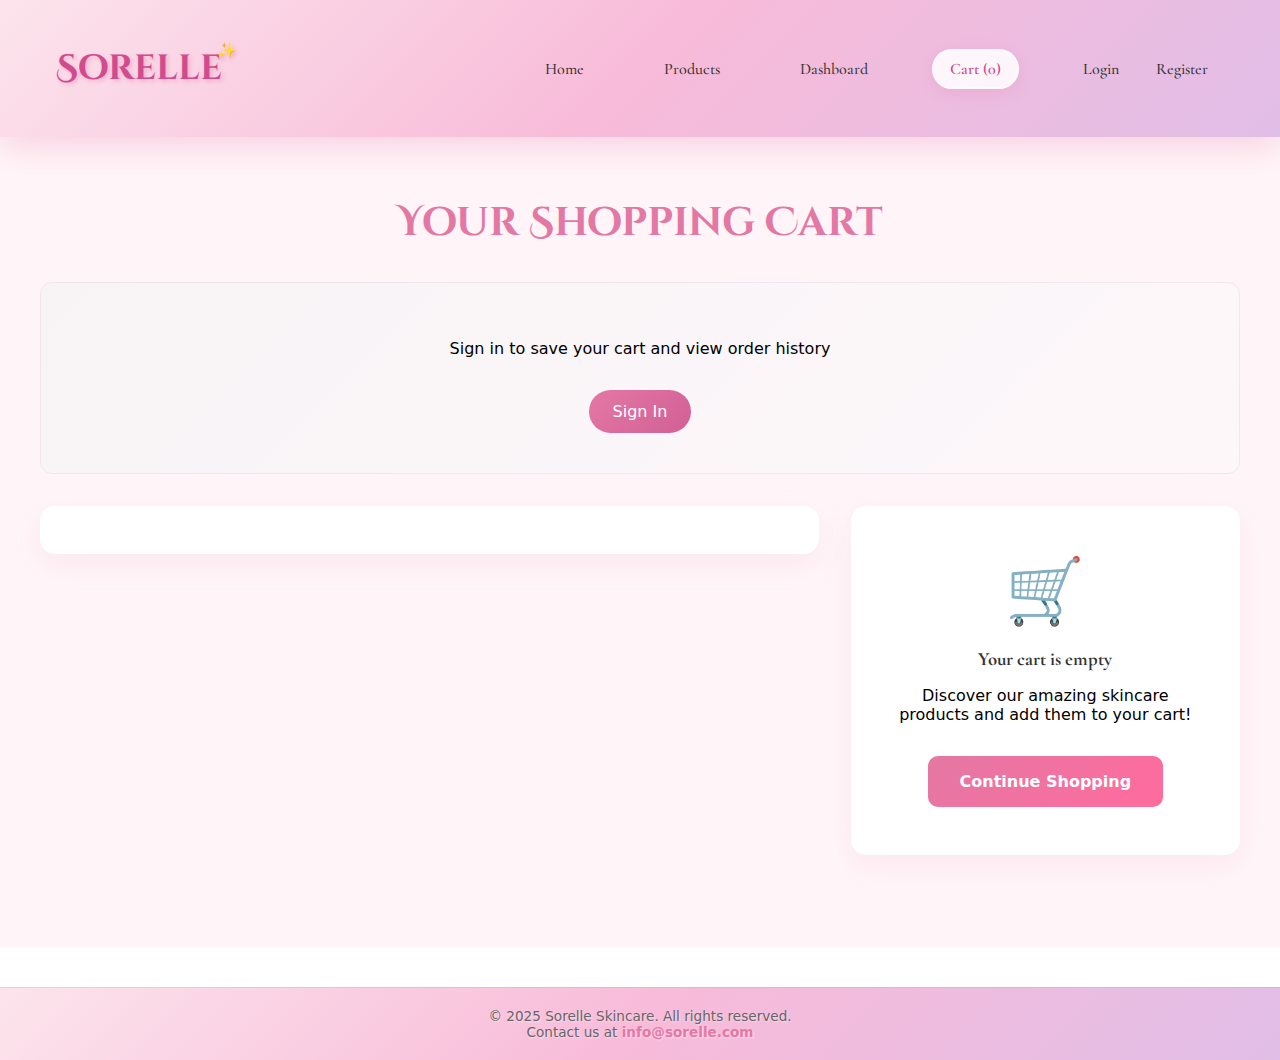
<file: cart.html>
<!DOCTYPE html>
<html lang="en">
  <head>
    <meta charset="UTF-8" />
    <meta name="viewport" content="width=device-width, initial-scale=1.0" />
    <link
      href="https://fonts.googleapis.com/css2?family=Pacifico&display=swap"
      rel="stylesheet"
    />
    <link rel="stylesheet" href="css/style.css" />
    <link rel="stylesheet" href="css/ecommerce-styles.css" />
    <title>Shopping Cart - Sorelle</title>
  </head>

  <body>
    <header class="main-header">
      <div class="container header-container">
        <h2 class="logo">Sorelle</h2>
        <nav class="main-nav">
          <ul class="nav-list">
            <li><a href="index.html">Home</a></li>
            <li><a href="products.html">Products</a></li>
            <li><a href="dashboard.html">Dashboard</a></li>
            <li><a href="cart.html" class="active-link">Cart (<span id="cartCount">0</span>)</a></li>
            <!-- Authentication Menu - Dynamic -->
            <li id="authMenu">
              <!-- Will be populated by JavaScript -->
            </li>
          </ul>
        </nav>    
      </div>
    </header>
    
    <section class="cart-section">
      <div class="cart-container">
        <h1 class="cart-heading">Your Shopping Cart</h1>
        
        <!-- User-specific content -->
        <div class="cart-header" id="cartHeader">
          <!-- Will be populated by JavaScript -->
        </div>
        
        <!-- Order History for logged-in users -->
        <div class="order-history-section" id="orderHistorySection" style="display: none;">
          <h3>Recent Orders</h3>
          <div class="recent-orders" id="recentOrders">
            <!-- Will be populated by JavaScript -->
          </div>
        </div>
        
        <div class="cart-content">
          <!-- Cart Items -->
          <div class="cart-items" id="cartItems">
            <!-- Items will be populated by JavaScript -->
          </div>
          
          <!-- Empty Cart Message -->
          <div class="empty-cart" id="emptyCart" style="display: none;">
            <div class="empty-cart-icon">🛒</div>
            <h3>Your cart is empty</h3>
            <p>Discover our amazing skincare products and add them to your cart!</p>
            <a href="products.html" class="continue-shopping-btn">Continue Shopping</a>
          </div>
          
          <!-- Cart Summary -->
          <div class="cart-summary" id="cartSummary" style="display: none;">
            <div class="summary-card">
              <h3>Order Summary</h3>
              <div class="summary-row">
                <span>Subtotal:</span>
                <span id="subtotal">₹0</span>
              </div>
              <div class="summary-row">
                <span>Shipping:</span>
                <span id="shipping">₹99</span>
              </div>
              <div class="summary-row">
                <span>Tax (18% GST):</span>
                <span id="tax">₹0</span>
              </div>
              <div class="summary-row total">
                <span>Total:</span>
                <span id="total">₹0</span>
              </div>
              <button class="checkout-btn" onclick="proceedToCheckout()">Proceed to Checkout</button>
              <button class="continue-shopping-link" onclick="window.location.href='products.html'">Continue Shopping</button>
            </div>
          </div>
        </div>
      </div>
    </section>

    <footer class="footer">
      <p class="footer-text">&copy; 2025 Sorelle Skincare. All rights reserved.</p>
      <p class="footer-text">Contact us at <a href="mailto:info@sorelle.com">info@sorelle.com</a></p>
    </footer>

    <script>
      let cart = JSON.parse(localStorage.getItem('cart')) || [];

      document.addEventListener('DOMContentLoaded', function() {
        displayCartItems();
        updateCartCount();
        updateAuthMenu();
        displayCartHeader();
        displayRecentOrders();
      });

      // Authentication Menu Management
      function updateAuthMenu() {
        const authMenu = document.getElementById('authMenu');
        const currentUser = JSON.parse(localStorage.getItem('sorelleCurrentUser') || 'null');
        
        if (currentUser) {
          authMenu.innerHTML = `
            <div class="user-menu">
              <span class="user-greeting">Hi, ${currentUser.firstName}!</span>
              <div class="dropdown">
                <button class="dropdown-btn">Account ▼</button>
                <div class="dropdown-content">
                  <a href="dashboard.html">Dashboard</a>
                  <a href="orders.html">My Orders</a>
                  <a href="profile.html">Profile</a>
                  <a href="#" onclick="logout()">Logout</a>
                </div>
              </div>
            </div>
          `;
        } else {
          authMenu.innerHTML = `
            <a href="login.html">Login</a>
            <a href="register.html">Register</a>
          `;
        }
      }

      function displayCartHeader() {
        const cartHeader = document.getElementById('cartHeader');
        const currentUser = JSON.parse(localStorage.getItem('sorelleCurrentUser') || 'null');
        
        if (currentUser) {
          cartHeader.innerHTML = `
            <div class="user-cart-info">
              <div class="user-avatar">${currentUser.firstName.charAt(0)}</div>
              <div class="user-details">
                <h3>Welcome back, ${currentUser.firstName}!</h3>
                <p>Continue your skincare journey</p>
              </div>
            </div>
          `;
        } else {
          cartHeader.innerHTML = `
            <div class="guest-cart-info">
              <p>Sign in to save your cart and view order history</p>
              <a href="login.html" class="signin-btn">Sign In</a>
            </div>
          `;
        }
      }

      function displayRecentOrders() {
        const currentUser = JSON.parse(localStorage.getItem('sorelleCurrentUser') || 'null');
        const orderHistorySection = document.getElementById('orderHistorySection');
        const recentOrdersContainer = document.getElementById('recentOrders');
        
        if (!currentUser) {
          orderHistorySection.style.display = 'none';
          return;
        }
        
        const allOrders = JSON.parse(localStorage.getItem('sorelleOrders') || '[]');
        const userOrders = allOrders
          .filter(order => order.userId === currentUser.email)
          .sort((a, b) => new Date(b.orderDate) - new Date(a.orderDate))
          .slice(0, 3); // Show last 3 orders
        
        if (userOrders.length > 0) {
          orderHistorySection.style.display = 'block';
          recentOrdersContainer.innerHTML = userOrders.map(order => `
            <div class="recent-order">
              <div class="order-info">
                <span class="order-id">Order #${order.orderId}</span>
                <span class="order-date">${new Date(order.orderDate).toLocaleDateString()}</span>
              </div>
              <div class="order-total">₹${order.total.toLocaleString()}</div>
              <div class="order-status ${order.status.toLowerCase()}">${order.status}</div>
            </div>
          `).join('');
        } else {
          orderHistorySection.style.display = 'none';
        }
      }

      function logout() {
        if (confirm('Are you sure you want to logout?')) {
          localStorage.removeItem('sorelleCurrentUser');
          localStorage.setItem('guestCart', localStorage.getItem('cart') || '[]');
          updateAuthMenu();
          displayCartHeader();
          displayRecentOrders();
        }
      }

      function displayCartItems() {
        const cartItemsContainer = document.getElementById('cartItems');
        const emptyCart = document.getElementById('emptyCart');
        const cartSummary = document.getElementById('cartSummary');

        if (cart.length === 0) {
          emptyCart.style.display = 'block';
          cartSummary.style.display = 'none';
          cartItemsContainer.innerHTML = '';
          return;
        }

        emptyCart.style.display = 'none';
        cartSummary.style.display = 'block';

        cartItemsContainer.innerHTML = cart.map((item, index) => `
          <div class="cart-item">
            <div class="item-image">
              <img src="${item.image}" alt="${item.name}">
            </div>
            <div class="item-details">
              <h4>${item.name}</h4>
              <p>${item.description}</p>
              <div class="item-meta">
                <span class="skin-type-tag">${item.skinType}</span>
              </div>
            </div>
            <div class="item-quantity">
              <button class="qty-btn" onclick="updateQuantity(${index}, -1)">-</button>
              <span class="quantity">${item.quantity}</span>
              <button class="qty-btn" onclick="updateQuantity(${index}, 1)">+</button>
            </div>
            <div class="item-price">
              <span class="price">₹${(item.price * item.quantity).toLocaleString()}</span>
              <span class="unit-price">₹${item.price.toLocaleString()} each</span>
            </div>
            <div class="item-actions">
              <button class="remove-btn" onclick="removeFromCart(${index})">🗑️</button>
            </div>
          </div>
        `).join('');

        updateCartSummary();
      }

      function updateQuantity(index, change) {
        if (cart[index].quantity + change <= 0) {
          removeFromCart(index);
          return;
        }
        
        cart[index].quantity += change;
        localStorage.setItem('cart', JSON.stringify(cart));
        displayCartItems();
        updateCartCount();
      }

      function removeFromCart(index) {
        cart.splice(index, 1);
        localStorage.setItem('cart', JSON.stringify(cart));
        displayCartItems();
        updateCartCount();
      }

      function updateCartSummary() {
        const subtotal = cart.reduce((sum, item) => sum + (item.price * item.quantity), 0);
        const shipping = subtotal > 1500 ? 0 : 99; // Free shipping over ₹1500
        const tax = Math.round(subtotal * 0.18); // 18% GST
        const total = subtotal + shipping + tax;

        document.getElementById('subtotal').textContent = `₹${subtotal.toLocaleString()}`;
        document.getElementById('shipping').textContent = shipping === 0 ? 'FREE' : `₹${shipping}`;
        document.getElementById('tax').textContent = `₹${tax.toLocaleString()}`;
        document.getElementById('total').textContent = `₹${total.toLocaleString()}`;
      }

      function updateCartCount() {
        const count = cart.reduce((sum, item) => sum + item.quantity, 0);
        document.getElementById('cartCount').textContent = count;
        
        // Update cart count in other pages if they exist
        const cartCountElements = document.querySelectorAll('.cart-count');
        cartCountElements.forEach(element => {
          element.textContent = count;
        });
      }

      function proceedToCheckout() {
        console.log('Proceeding to checkout, cart contents:', cart);
        
        if (cart.length === 0) {
          alert('Your cart is empty!');
          return;
        }
        
        // Save cart data to localStorage for checkout page
        localStorage.setItem('checkoutCart', JSON.stringify(cart));
        
        // Calculate totals for checkout
        const subtotal = cart.reduce((sum, item) => sum + (item.price * item.quantity), 0);
        const shipping = subtotal > 1500 ? 0 : 99;
        const tax = Math.round(subtotal * 0.18);
        const total = subtotal + shipping + tax;
        
        const checkoutData = {
          items: cart,
          subtotal: subtotal,
          shipping: shipping,
          tax: tax,
          total: total
        };
        
        console.log('Checkout data:', checkoutData);
        localStorage.setItem('checkoutData', JSON.stringify(checkoutData));
        
        try {
          console.log('Navigating to checkout.html...');
          window.location.href = 'checkout.html';
        } catch (error) {
          console.error('Error navigating to checkout:', error);
          alert('Error proceeding to checkout. Please try again.');
        }
      }

      // Clear cart function
      function clearCart() {
        if (confirm('Are you sure you want to clear your cart?')) {
          cart = [];
          localStorage.setItem('cart', JSON.stringify(cart));
          displayCartItems();
          updateCartCount();
        }
      }
    </script>
  </body>
</html>
</file>
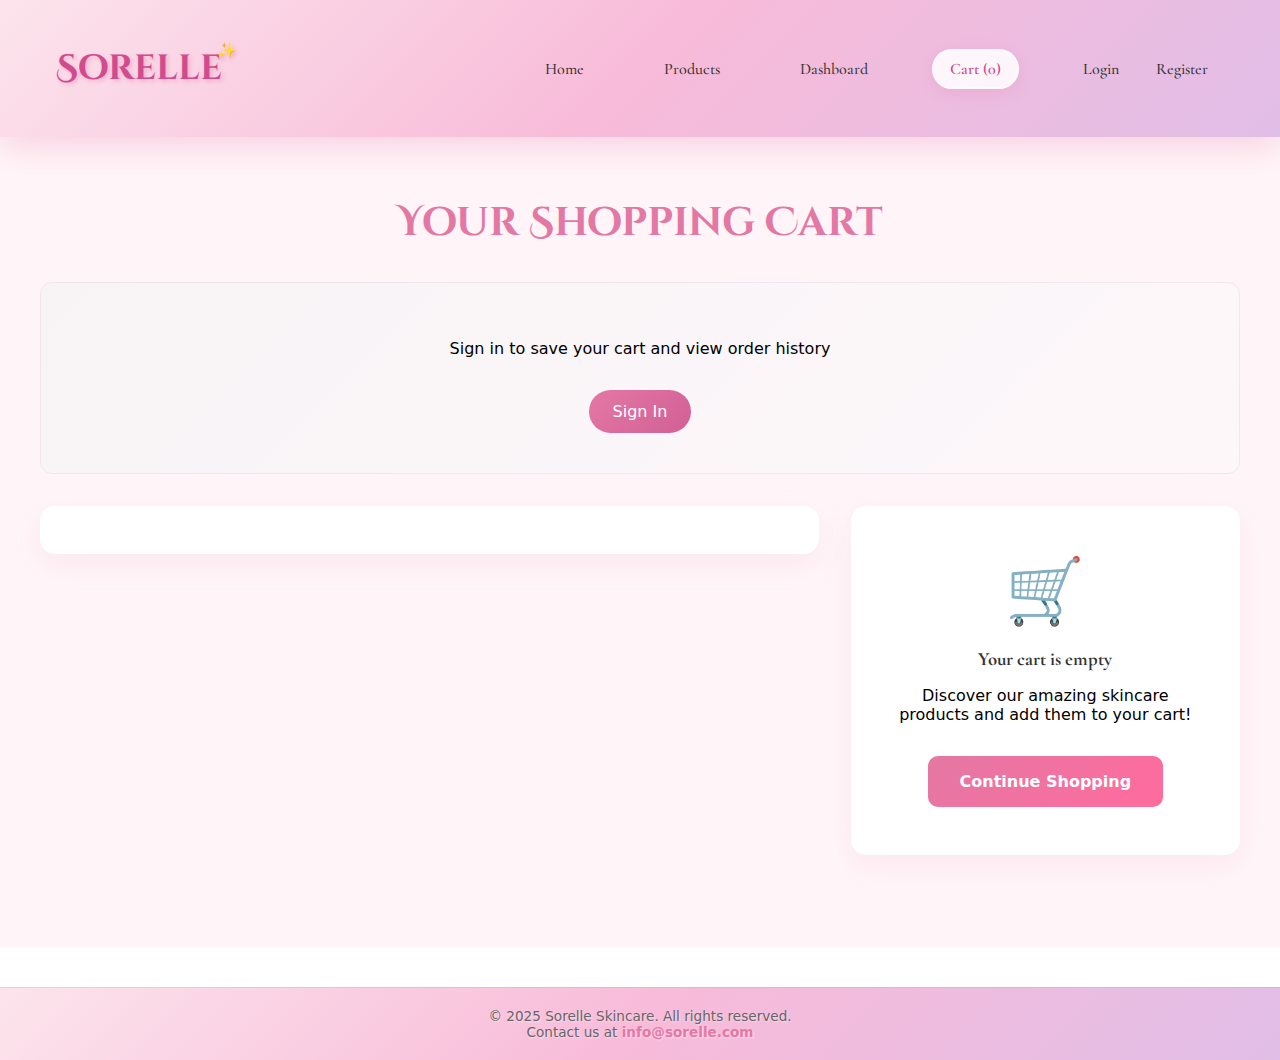
<file: checkout.html>
<!DOCTYPE html>
<html lang="en">
  <head>
    <meta charset="UTF-8" />
    <meta name="viewport" content="width=device-width, initial-scale=1.0" />
    <link
      href="https://fonts.googleapis.com/css2?family=Pacifico&display=swap"
      rel="stylesheet"
    />
    <link rel="stylesheet" href="css/style.css" />
    <link rel="stylesheet" href="css/ecommerce-styles.css" />
    <title>Checkout - Sorelle</title>
  </head>

  <body>
    <header class="main-header">
      <div class="container header-container">
        <h2 class="logo">Sorelle</h2>
        <nav class="main-nav">
          <ul class="nav-list">
            <li><a href="index.html">Home</a></li>
            <li><a href="products.html">Products</a></li>
            <li><a href="cart.html">Cart</a></li>
            <li><a href="checkout.html" class="active-link">Checkout</a></li>
          </ul>
        </nav>
        
        <!-- User Authentication Menu -->
        <div class="auth-menu" id="authMenu">
          <div class="login-register">
            <a href="login.html" class="login-btn">Login</a>
            <a href="register.html" class="register-btn">Register</a>
          </div>
          <div class="user-menu" id="userMenu" style="display: none;">
            <div class="user-greeting">
              <img src="https://via.placeholder.com/32/FF69B4/FFFFFF?text=U" alt="User" class="user-avatar" id="userAvatar">
              <span class="user-name" id="userName">User</span>
              <span class="dropdown-arrow">▼</span>
            </div>
            <div class="dropdown-menu" id="dropdownMenu">
              <a href="profile.html" class="dropdown-item">
                <span class="dropdown-icon">👤</span>
                My Profile
              </a>
              <a href="orders.html" class="dropdown-item">
                <span class="dropdown-icon">📦</span>
                My Orders
              </a>
              <a href="cart.html" class="dropdown-item">
                <span class="dropdown-icon">🛒</span>
                My Cart
              </a>
              <hr class="dropdown-divider">
              <a href="#" class="dropdown-item" onclick="logout()">
                <span class="dropdown-icon">🚪</span>
                Logout
              </a>
            </div>
          </div>
        </div>
      </div>
    </header>
    
    <section class="checkout-section">
      <div class="checkout-container">
        <h1 class="checkout-heading">Secure Checkout</h1>
        
        <div class="checkout-progress">
          <div class="progress-step active">
            <span class="step-number">1</span>
            <span class="step-title">Shipping</span>
          </div>
          <div class="progress-step" id="paymentStep">
            <span class="step-number">2</span>
            <span class="step-title">Payment</span>
          </div>
          <div class="progress-step" id="confirmStep">
            <span class="step-number">3</span>
            <span class="step-title">Confirm</span>
          </div>
        </div>

        <div class="checkout-content">
          <!-- Shipping Information -->
          <div class="checkout-form-section" id="shippingSection">
            <h2>Shipping Information</h2>
            <form id="shippingForm" class="checkout-form">
              <div class="form-grid">
                <div class="form-group">
                  <label for="firstName">First Name</label>
                  <input type="text" id="firstName" name="firstName" required>
                </div>
                <div class="form-group">
                  <label for="lastName">Last Name</label>
                  <input type="text" id="lastName" name="lastName" required>
                </div>
                <div class="form-group full-width">
                  <label for="email">Email Address</label>
                  <input type="email" id="email" name="email" required>
                </div>
                <div class="form-group full-width">
                  <label for="phone">Phone Number</label>
                  <input type="tel" id="phone" name="phone" required>
                </div>
                <div class="form-group full-width">
                  <label for="address">Street Address</label>
                  <input type="text" id="address" name="address" required>
                </div>
                <div class="form-group">
                  <label for="city">City</label>
                  <input type="text" id="city" name="city" required>
                </div>
                <div class="form-group">
                  <label for="state">State</label>
                  <select id="state" name="state" required>
                    <option value="">Select State</option>
                    <option value="AP">Andhra Pradesh</option>
                    <option value="AR">Arunachal Pradesh</option>
                    <option value="AS">Assam</option>
                    <option value="BR">Bihar</option>
                    <option value="CT">Chhattisgarh</option>
                    <option value="DL">Delhi</option>
                    <option value="GA">Goa</option>
                    <option value="GJ">Gujarat</option>
                    <option value="HR">Haryana</option>
                    <option value="HP">Himachal Pradesh</option>
                    <option value="JK">Jammu and Kashmir</option>
                    <option value="JH">Jharkhand</option>
                    <option value="KA">Karnataka</option>
                    <option value="KL">Kerala</option>
                    <option value="MP">Madhya Pradesh</option>
                    <option value="MH">Maharashtra</option>
                    <option value="MN">Manipur</option>
                    <option value="ML">Meghalaya</option>
                    <option value="MZ">Mizoram</option>
                    <option value="NL">Nagaland</option>
                    <option value="OR">Odisha</option>
                    <option value="PB">Punjab</option>
                    <option value="RJ">Rajasthan</option>
                    <option value="SK">Sikkim</option>
                    <option value="TN">Tamil Nadu</option>
                    <option value="TG">Telangana</option>
                    <option value="TR">Tripura</option>
                    <option value="UP">Uttar Pradesh</option>
                    <option value="UT">Uttarakhand</option>
                    <option value="WB">West Bengal</option>
                  </select>
                </div>
                <div class="form-group">
                  <label for="pincode">PIN Code</label>
                  <input type="text" id="pincode" name="pincode" pattern="[0-9]{6}" required>
                </div>
              </div>
              <button type="button" class="next-btn" onclick="goToPayment()">Continue to Payment</button>
            </form>
          </div>

          <!-- Payment Information -->
          <div class="checkout-form-section" id="paymentSection" style="display: none;">
            <h2>Payment Method</h2>
            <div class="payment-methods">
              <div class="payment-option">
                <input type="radio" id="card" name="paymentMethod" value="card" checked>
                <label for="card">
                  <span class="payment-icon">💳</span>
                  Credit/Debit Card
                </label>
              </div>
              <div class="payment-option">
                <input type="radio" id="upi" name="paymentMethod" value="upi">
                <label for="upi">
                  <span class="payment-icon">📱</span>
                  UPI Payment
                </label>
              </div>
              <div class="payment-option">
                <input type="radio" id="cod" name="paymentMethod" value="cod">
                <label for="cod">
                  <span class="payment-icon">💰</span>
                  Cash on Delivery
                </label>
              </div>
            </div>

            <!-- Card Payment Form -->
            <div id="cardPaymentForm" class="payment-form">
              <div class="form-grid">
                <div class="form-group full-width">
                  <label for="cardNumber">Card Number</label>
                  <input type="text" id="cardNumber" name="cardNumber" placeholder="1234 5678 9012 3456" maxlength="19">
                </div>
                <div class="form-group">
                  <label for="expiryDate">Expiry Date</label>
                  <input type="text" id="expiryDate" name="expiryDate" placeholder="MM/YY" maxlength="5">
                </div>
                <div class="form-group">
                  <label for="cvv">CVV</label>
                  <input type="text" id="cvv" name="cvv" placeholder="123" maxlength="3">
                </div>
                <div class="form-group full-width">
                  <label for="cardName">Name on Card</label>
                  <input type="text" id="cardName" name="cardName">
                </div>
              </div>
            </div>

            <!-- UPI Payment Form -->
            <div id="upiPaymentForm" class="payment-form" style="display: none;">
              <div class="form-group">
                <label for="upiId">UPI ID</label>
                <input type="text" id="upiId" name="upiId" placeholder="yourname@paytm">
              </div>
            </div>

            <!-- COD Message -->
            <div id="codMessage" class="payment-form" style="display: none;">
              <div class="cod-info">
                <p>💰 Cash on Delivery available</p>
                <p>Pay when your order is delivered to your doorstep. Additional ₹25 COD charges apply.</p>
              </div>
            </div>

            <div class="checkout-actions">
              <button type="button" class="back-btn" onclick="goToShipping()">Back to Shipping</button>
              <button type="button" class="next-btn" onclick="goToConfirm()">Review Order</button>
            </div>
          </div>

          <!-- Order Confirmation -->
          <div class="checkout-form-section" id="confirmSection" style="display: none;">
            <h2>Order Summary</h2>
            <div class="order-review" id="orderReview">
              <!-- Order details will be populated here -->
            </div>
            <div class="checkout-actions">
              <button type="button" class="back-btn" onclick="goToPayment()">Back to Payment</button>
              <button type="button" class="place-order-btn" onclick="placeOrder()">Place Order</button>
            </div>
          </div>

          <!-- Order Summary Sidebar -->
          <div class="order-summary-sidebar">
            <h3>Your Order</h3>
            <div class="order-items" id="checkoutOrderItems">
              <!-- Items will be populated by JavaScript -->
            </div>
            <div class="order-totals">
              <div class="total-row">
                <span>Subtotal:</span>
                <span id="checkoutSubtotal">₹0</span>
              </div>
              <div class="total-row">
                <span>Shipping:</span>
                <span id="checkoutShipping">₹99</span>
              </div>
              <div class="total-row">
                <span>Tax (GST):</span>
                <span id="checkoutTax">₹0</span>
              </div>
              <div class="total-row grand-total">
                <span>Total:</span>
                <span id="checkoutTotal">₹0</span>
              </div>
            </div>
          </div>
        </div>
      </div>
    </section>

    <footer class="footer">
      <p class="footer-text">&copy; 2025 Sorelle Skincare. All rights reserved.</p>
      <p class="footer-text">Contact us at <a href="mailto:info@sorelle.com">info@sorelle.com</a></p>
    </footer>

    <script>
      let cart = JSON.parse(localStorage.getItem('cart')) || [];
      let currentStep = 1;
      let currentUser = JSON.parse(localStorage.getItem('currentUser')) || null;

      console.log('Checkout page loaded, cart data:', cart);
      console.log('Current user:', currentUser);

      document.addEventListener('DOMContentLoaded', function() {
        // Initialize authentication menu
        updateAuthMenu();
        
        if (cart.length === 0) {
          console.log('Cart is empty, redirecting to cart page');
          alert('Your cart is empty!');
          window.location.href = 'cart.html';
          return;
        }
        
        // Prefill user data if logged in
        if (currentUser) {
          prefillUserData();
        }
        
        displayOrderSummary();
        setupPaymentMethodHandlers();
        formatCardInput();
      });

      // Authentication functions
      function updateAuthMenu() {
        const authMenu = document.getElementById('authMenu');
        const loginRegister = authMenu.querySelector('.login-register');
        const userMenu = document.getElementById('userMenu');
        
        if (currentUser) {
          loginRegister.style.display = 'none';
          userMenu.style.display = 'flex';
          
          // Update user info
          document.getElementById('userName').textContent = currentUser.firstName || currentUser.username || 'User';
          const userAvatar = document.getElementById('userAvatar');
          const initials = (currentUser.firstName && currentUser.lastName) 
            ? (currentUser.firstName.charAt(0) + currentUser.lastName.charAt(0)).toUpperCase()
            : (currentUser.username ? currentUser.username.charAt(0).toUpperCase() : 'U');
          userAvatar.src = `https://via.placeholder.com/32/FF69B4/FFFFFF?text=${initials}`;
          userAvatar.alt = currentUser.firstName || currentUser.username || 'User';
          
          // Add dropdown functionality
          const userGreeting = userMenu.querySelector('.user-greeting');
          const dropdownMenu = document.getElementById('dropdownMenu');
          
          userGreeting.addEventListener('click', function() {
            dropdownMenu.classList.toggle('show');
          });
          
          // Close dropdown when clicking outside
          document.addEventListener('click', function(event) {
            if (!userMenu.contains(event.target)) {
              dropdownMenu.classList.remove('show');
            }
          });
        } else {
          loginRegister.style.display = 'flex';
          userMenu.style.display = 'none';
        }
      }

      function logout() {
        localStorage.removeItem('currentUser');
        currentUser = null;
        alert('You have been logged out successfully!');
        window.location.href = 'index.html';
      }

      // Prefill user data function
      function prefillUserData() {
        if (!currentUser) return;
        
        // Fill shipping form with user data
        if (currentUser.firstName) {
          document.getElementById('firstName').value = currentUser.firstName;
        }
        if (currentUser.lastName) {
          document.getElementById('lastName').value = currentUser.lastName;
        }
        if (currentUser.email) {
          document.getElementById('email').value = currentUser.email;
        }
        if (currentUser.phone) {
          document.getElementById('phone').value = currentUser.phone;
        }
        
        // Fill address data if available
        const addresses = JSON.parse(localStorage.getItem('userAddresses')) || [];
        const userAddresses = addresses.filter(addr => addr.userId === currentUser.id);
        
        if (userAddresses.length > 0) {
          const primaryAddress = userAddresses.find(addr => addr.isPrimary) || userAddresses[0];
          
          if (primaryAddress) {
            document.getElementById('address').value = primaryAddress.street;
            document.getElementById('city').value = primaryAddress.city;
            document.getElementById('state').value = primaryAddress.state;
            document.getElementById('pincode').value = primaryAddress.pincode;
          }
        }
        
        console.log('User data prefilled for checkout');
      }

      function displayOrderSummary() {
        const orderItemsContainer = document.getElementById('checkoutOrderItems');
        
        orderItemsContainer.innerHTML = cart.map(item => `
          <div class="order-item">
            <img src="${item.image}" alt="${item.name}">
            <div class="item-info">
              <h4>${item.name}</h4>
              <p>Qty: ${item.quantity}</p>
            </div>
            <div class="item-total">₹${(item.price * item.quantity).toLocaleString()}</div>
          </div>
        `).join('');

        updateCheckoutTotals();
      }

      function updateCheckoutTotals() {
        const subtotal = cart.reduce((sum, item) => sum + (item.price * item.quantity), 0);
        const shipping = subtotal > 1500 ? 0 : 99;
        const paymentMethod = document.querySelector('input[name="paymentMethod"]:checked')?.value;
        const codCharges = paymentMethod === 'cod' ? 25 : 0;
        const tax = Math.round(subtotal * 0.18);
        const total = subtotal + shipping + tax + codCharges;

        document.getElementById('checkoutSubtotal').textContent = `₹${subtotal.toLocaleString()}`;
        document.getElementById('checkoutShipping').textContent = shipping === 0 ? 'FREE' : `₹${shipping}`;
        document.getElementById('checkoutTax').textContent = `₹${tax.toLocaleString()}`;
        document.getElementById('checkoutTotal').textContent = `₹${total.toLocaleString()}`;
      }

      function setupPaymentMethodHandlers() {
        const paymentMethods = document.querySelectorAll('input[name="paymentMethod"]');
        paymentMethods.forEach(method => {
          method.addEventListener('change', function() {
            showPaymentForm(this.value);
            updateCheckoutTotals();
          });
        });
      }

      function showPaymentForm(method) {
        // Hide all payment forms
        document.getElementById('cardPaymentForm').style.display = 'none';
        document.getElementById('upiPaymentForm').style.display = 'none';
        document.getElementById('codMessage').style.display = 'none';

        // Show selected payment form
        if (method === 'card') {
          document.getElementById('cardPaymentForm').style.display = 'block';
        } else if (method === 'upi') {
          document.getElementById('upiPaymentForm').style.display = 'block';
        } else if (method === 'cod') {
          document.getElementById('codMessage').style.display = 'block';
        }
      }

      function formatCardInput() {
        const cardNumber = document.getElementById('cardNumber');
        const expiryDate = document.getElementById('expiryDate');

        cardNumber.addEventListener('input', function() {
          let value = this.value.replace(/\s/g, '').replace(/[^0-9]/gi, '');
          let formattedValue = value.match(/.{1,4}/g)?.join(' ') || value;
          this.value = formattedValue;
        });

        expiryDate.addEventListener('input', function() {
          let value = this.value.replace(/\D/g, '');
          if (value.length >= 2) {
            value = value.substring(0, 2) + '/' + value.substring(2, 4);
          }
          this.value = value;
        });
      }

      function goToPayment() {
        const form = document.getElementById('shippingForm');
        if (!form.checkValidity()) {
          form.reportValidity();
          return;
        }

        currentStep = 2;
        updateProgressSteps();
        document.getElementById('shippingSection').style.display = 'none';
        document.getElementById('paymentSection').style.display = 'block';
        document.getElementById('confirmSection').style.display = 'none';
      }

      function goToShipping() {
        currentStep = 1;
        updateProgressSteps();
        document.getElementById('shippingSection').style.display = 'block';
        document.getElementById('paymentSection').style.display = 'none';
        document.getElementById('confirmSection').style.display = 'none';
      }

      function goToConfirm() {
        const paymentMethod = document.querySelector('input[name="paymentMethod"]:checked').value;
        
        // Validate payment method specific fields
        if (paymentMethod === 'card') {
          const cardNumber = document.getElementById('cardNumber').value;
          const expiryDate = document.getElementById('expiryDate').value;
          const cvv = document.getElementById('cvv').value;
          
          if (!cardNumber || !expiryDate || !cvv) {
            alert('Please fill in all card details');
            return;
          }
        } else if (paymentMethod === 'upi') {
          const upiId = document.getElementById('upiId').value;
          if (!upiId) {
            alert('Please enter your UPI ID');
            return;
          }
        }

        currentStep = 3;
        updateProgressSteps();
        document.getElementById('shippingSection').style.display = 'none';
        document.getElementById('paymentSection').style.display = 'none';
        document.getElementById('confirmSection').style.display = 'block';
        
        displayOrderReview();
      }

      function updateProgressSteps() {
        const steps = document.querySelectorAll('.progress-step');
        steps.forEach((step, index) => {
          if (index < currentStep) {
            step.classList.add('active');
          } else {
            step.classList.remove('active');
          }
        });
      }

      function displayOrderReview() {
        const shippingData = new FormData(document.getElementById('shippingForm'));
        const paymentMethod = document.querySelector('input[name="paymentMethod"]:checked').value;
        
        const orderReviewHTML = `
          <div class="review-section">
            <h3>Shipping Address</h3>
            <div class="address-display">
              <p><strong>${shippingData.get('firstName')} ${shippingData.get('lastName')}</strong></p>
              <p>${shippingData.get('address')}</p>
              <p>${shippingData.get('city')}, ${shippingData.get('state')} ${shippingData.get('pincode')}</p>
              <p>Phone: ${shippingData.get('phone')}</p>
              <p>Email: ${shippingData.get('email')}</p>
            </div>
          </div>
          
          <div class="review-section">
            <h3>Payment Method</h3>
            <p>${getPaymentMethodDisplay(paymentMethod)}</p>
          </div>
          
          <div class="review-section">
            <h3>Order Items</h3>
            <div class="review-items">
              ${cart.map(item => `
                <div class="review-item">
                  <img src="${item.image}" alt="${item.name}">
                  <div class="item-details">
                    <h4>${item.name}</h4>
                    <p>Quantity: ${item.quantity}</p>
                    <p>Price: ₹${(item.price * item.quantity).toLocaleString()}</p>
                  </div>
                </div>
              `).join('')}
            </div>
          </div>
        `;
        
        document.getElementById('orderReview').innerHTML = orderReviewHTML;
      }

      function getPaymentMethodDisplay(method) {
        switch(method) {
          case 'card': return '💳 Credit/Debit Card';
          case 'upi': return '📱 UPI Payment';
          case 'cod': return '💰 Cash on Delivery';
          default: return method;
        }
      }

      function placeOrder() {
        // Create order object
        const shippingData = new FormData(document.getElementById('shippingForm'));
        const paymentMethod = document.querySelector('input[name="paymentMethod"]:checked').value;
        
        const order = {
          id: 'ORD' + Date.now(),
          date: new Date().toISOString(),
          userId: currentUser ? currentUser.id : null,
          customerName: `${shippingData.get('firstName')} ${shippingData.get('lastName')}`,
          items: [...cart],
          shipping: {
            firstName: shippingData.get('firstName'),
            lastName: shippingData.get('lastName'),
            email: shippingData.get('email'),
            phone: shippingData.get('phone'),
            address: shippingData.get('address'),
            city: shippingData.get('city'),
            state: shippingData.get('state'),
            pincode: shippingData.get('pincode')
          },
          payment: {
            method: paymentMethod
          },
          totals: {
            subtotal: cart.reduce((sum, item) => sum + (item.price * item.quantity), 0),
            shipping: cart.reduce((sum, item) => sum + (item.price * item.quantity), 0) > 1500 ? 0 : 99,
            tax: Math.round(cart.reduce((sum, item) => sum + (item.price * item.quantity), 0) * 0.18),
            codCharges: paymentMethod === 'cod' ? 25 : 0
          },
          status: 'confirmed',
          trackingNumber: 'TRK' + Date.now(),
          estimatedDelivery: new Date(Date.now() + 7 * 24 * 60 * 60 * 1000).toISOString()
        };

        order.totals.total = order.totals.subtotal + order.totals.shipping + order.totals.tax + order.totals.codCharges;

        // Save order to localStorage
        const orders = JSON.parse(localStorage.getItem('sorelleOrders')) || [];
        orders.push(order);
        localStorage.setItem('sorelleOrders', JSON.stringify(orders));

        // Update user's order history if logged in
        if (currentUser) {
          const userOrders = JSON.parse(localStorage.getItem(`userOrders_${currentUser.id}`)) || [];
          userOrders.push(order);
          localStorage.setItem(`userOrders_${currentUser.id}`, JSON.stringify(userOrders));
          
          // Save shipping address if new
          saveShippingAddress(shippingData);
        }

        // Clear cart
        localStorage.removeItem('cart');

        // Redirect to success page
        localStorage.setItem('latestOrder', JSON.stringify(order));
        window.location.href = 'order-success.html';
      }

      // Save shipping address to user's address book
      function saveShippingAddress(shippingData) {
        if (!currentUser) return;
        
        const addresses = JSON.parse(localStorage.getItem('userAddresses')) || [];
        const userAddresses = addresses.filter(addr => addr.userId === currentUser.id);
        
        const newAddress = {
          id: 'ADDR' + Date.now(),
          userId: currentUser.id,
          label: 'Shipping Address',
          street: shippingData.get('address'),
          city: shippingData.get('city'), 
          state: shippingData.get('state'),
          pincode: shippingData.get('pincode'),
          isPrimary: userAddresses.length === 0,
          dateAdded: new Date().toISOString()
        };
        
        // Check if address already exists
        const existingAddress = userAddresses.find(addr => 
          addr.street === newAddress.street && 
          addr.city === newAddress.city && 
          addr.pincode === newAddress.pincode
        );
        
        if (!existingAddress) {
          addresses.push(newAddress);
          localStorage.setItem('userAddresses', JSON.stringify(addresses));
          console.log('Shipping address saved to user profile');
        }
      }
    </script>
  </body>
</html>
</file>
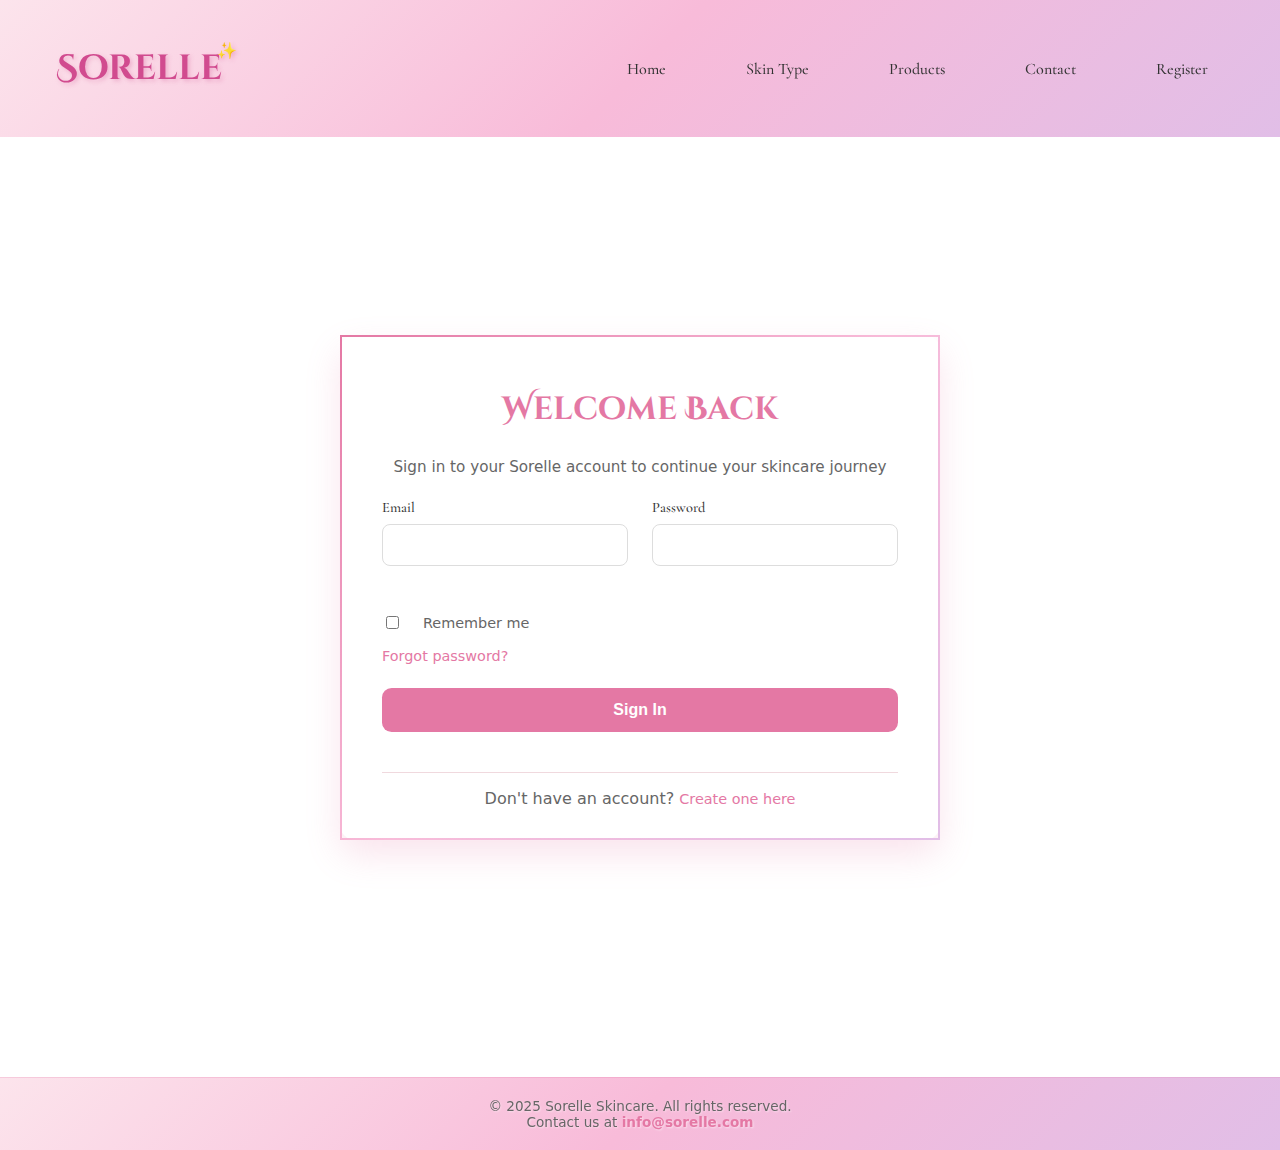
<file: login.html>
<!DOCTYPE html>
<html lang="en">
  <head>
    <meta charset="UTF-8" />
    <meta name="viewport" content="width=device-width, initial-scale=1.0" />
    <link
      href="https://fonts.googleapis.com/css2?family=Pacifico&display=swap"
      rel="stylesheet"
    />
    <link rel="stylesheet" href="css/style.css" />
    <title>Login - Sorelle</title>
  </head>

  <body>
    <header class="main-header auth-header">
      <div class="container header-container">
        <h2 class="logo">Sorelle</h2>
        <nav class="main-nav">
          <ul class="nav-list">
            <li><a href="index.html">Home</a></li>
            <li><a href="index.html#skin-types">Skin Type</a></li>
            <li><a href="products.html">Products</a></li>
            <li><a href="index.html#contact">Contact</a></li>
            <li><a href="register.html">Register</a></li>
          </ul>
        </nav>    
      </div>
    </header>
    
    <section class="auth-section">
      <div class="auth-container">
        <div class="auth-box">
          <h1 class="auth-heading">Welcome Back</h1>
          <p class="auth-description">Sign in to your Sorelle account to continue your skincare journey</p>
          
          <form class="auth-form" id="loginForm">
            <div class="form-group">
              <label for="email" class="form-label">Email</label>
              <input type="email" id="email" name="email" class="form-input" required>
              <span class="error-message" id="emailError"></span>
            </div>
            
            <div class="form-group">
              <label for="password" class="form-label">Password</label>
              <input type="password" id="password" name="password" class="form-input" required>
              <span class="error-message" id="passwordError"></span>
            </div>
            
            <div class="form-options">
              <label class="checkbox-label">
                <input type="checkbox" id="remember">
                <span class="checkmark"></span>
                Remember me
              </label>
              <a href="#" class="forgot-link" id="forgotPasswordLink">Forgot password?</a>
            </div>
            
            <button type="submit" class="auth-btn">Sign In</button>
            <span class="form-message" id="loginMessage"></span>
          </form>
          
          <div class="auth-redirect">
            <p>Don't have an account? <a href="register.html" class="auth-link">Create one here</a></p>
          </div>
        </div>
      </div>
    </section>

    <footer class="footer">
      <p class="footer-text">&copy; 2025 Sorelle Skincare. All rights reserved.</p>
      <p class="footer-text">Contact us at <a href="mailto:info@sorelle.com">info@sorelle.com</a></p>
    </footer>

    <script>
      document.getElementById('loginForm').addEventListener('submit', function(e) {
        e.preventDefault();
        
        const email = document.getElementById('email').value;
        const password = document.getElementById('password').value;
        const messageEl = document.getElementById('loginMessage');
        
        // Clear previous messages
        document.getElementById('emailError').textContent = '';
        document.getElementById('passwordError').textContent = '';
        messageEl.textContent = '';
        
        // Basic validation
        if (!email) {
          document.getElementById('emailError').textContent = 'Email is required';
          return;
        }
        
        if (!password) {
          document.getElementById('passwordError').textContent = 'Password is required';
          return;
        }
        
        // Simulate login (replace with actual authentication)
        messageEl.textContent = 'Signing in...';
        messageEl.style.color = '#e478a4';
        
        setTimeout(() => {
          // Check if user exists in localStorage (from registration)
          const users = JSON.parse(localStorage.getItem('sorelleUsers') || '[]');
          const user = users.find(u => u.email === email && u.password === password);
          
          if (user) {
            localStorage.setItem('currentUser', JSON.stringify(user));
            messageEl.textContent = 'Login successful! Redirecting...';
            messageEl.style.color = '#28a745';
            
            setTimeout(() => {
              window.location.href = 'dashboard.html';
            }, 1500);
          } else {
            messageEl.textContent = 'Invalid email or password';
            messageEl.style.color = '#dc3545';
          }
        }, 1000);
      });
      
      // Forgot password functionality
      document.getElementById('forgotPasswordLink').addEventListener('click', function(e) {
        e.preventDefault();
        
        const email = prompt('Please enter your email address:');
        if (email) {
          const users = JSON.parse(localStorage.getItem('sorelleUsers') || '[]');
          const user = users.find(u => u.email === email);
          
          if (user) {
            alert(`Password reset link sent to ${email}!\n\nFor demo purposes, your password is: ${user.password}`);
          } else {
            alert('Email not found. Please check your email address or register for a new account.');
          }
        }
      });
    </script>
  </body>
</html>
</file>
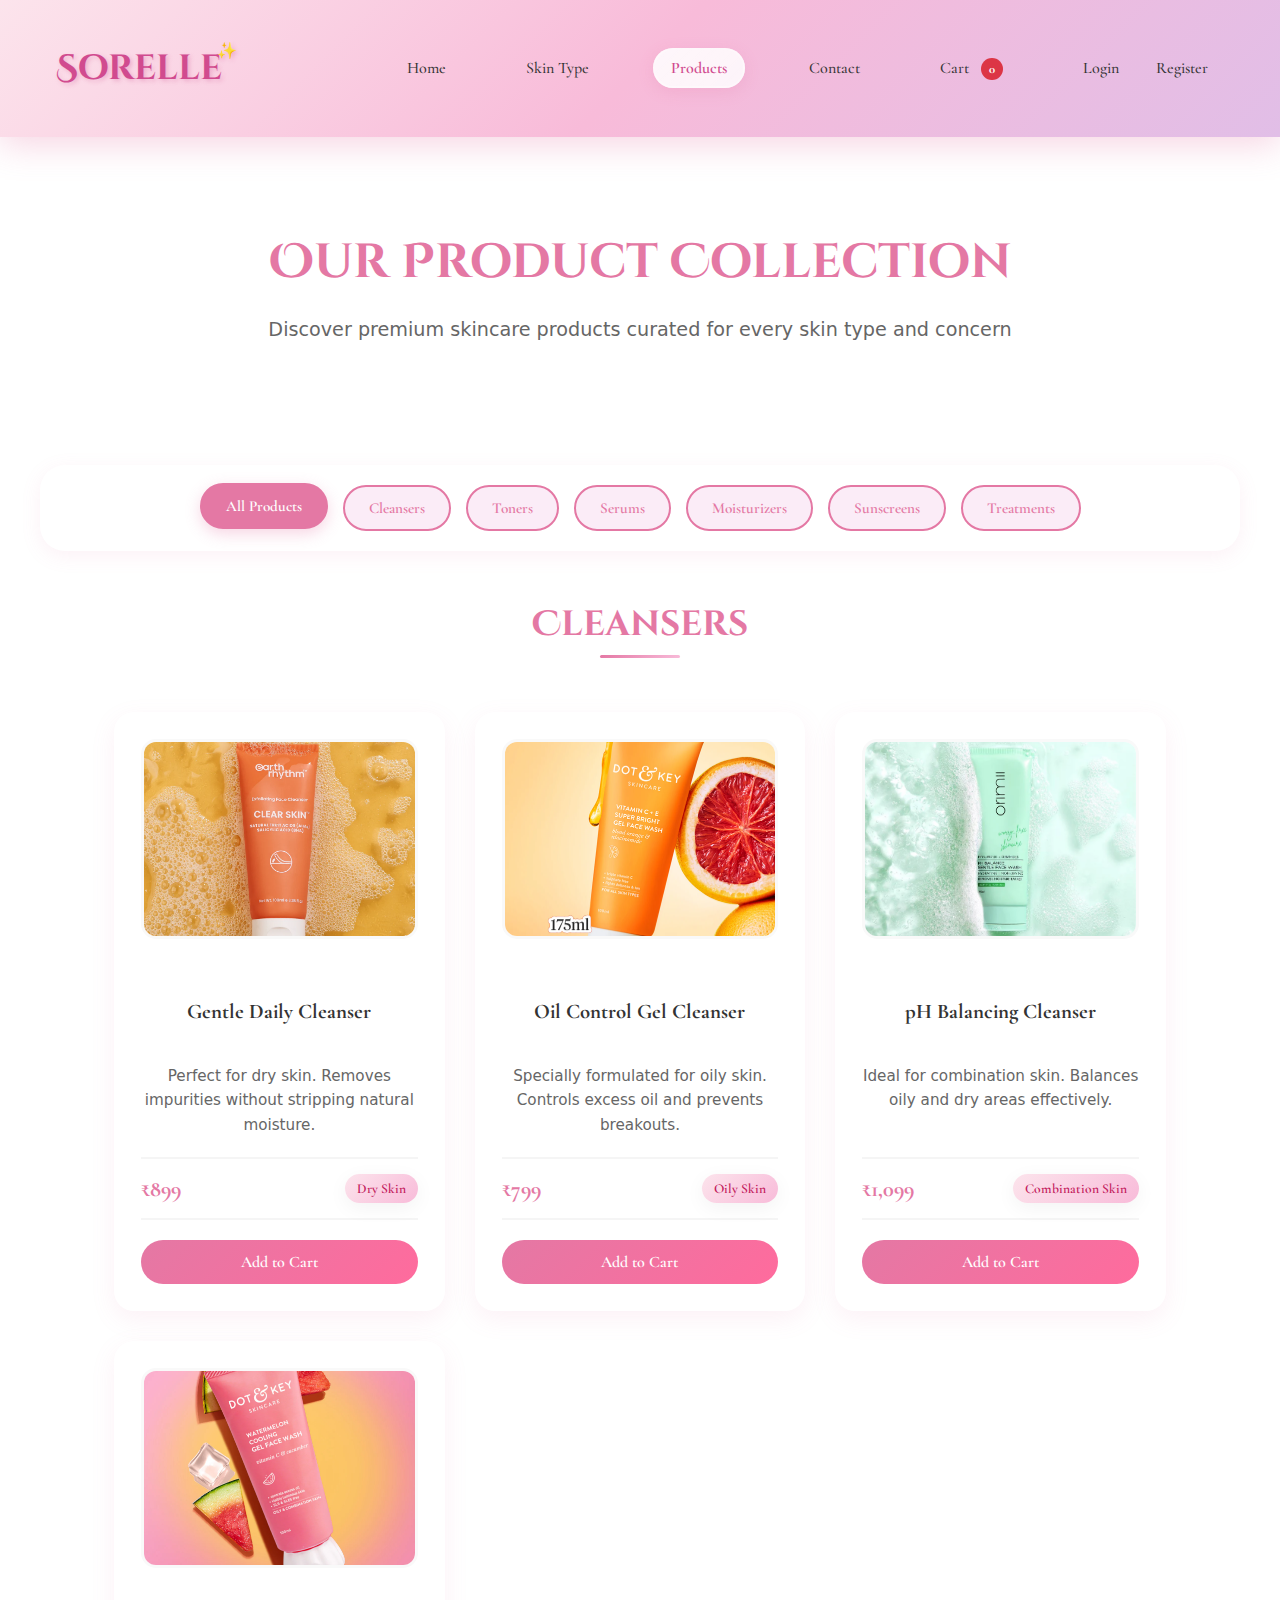
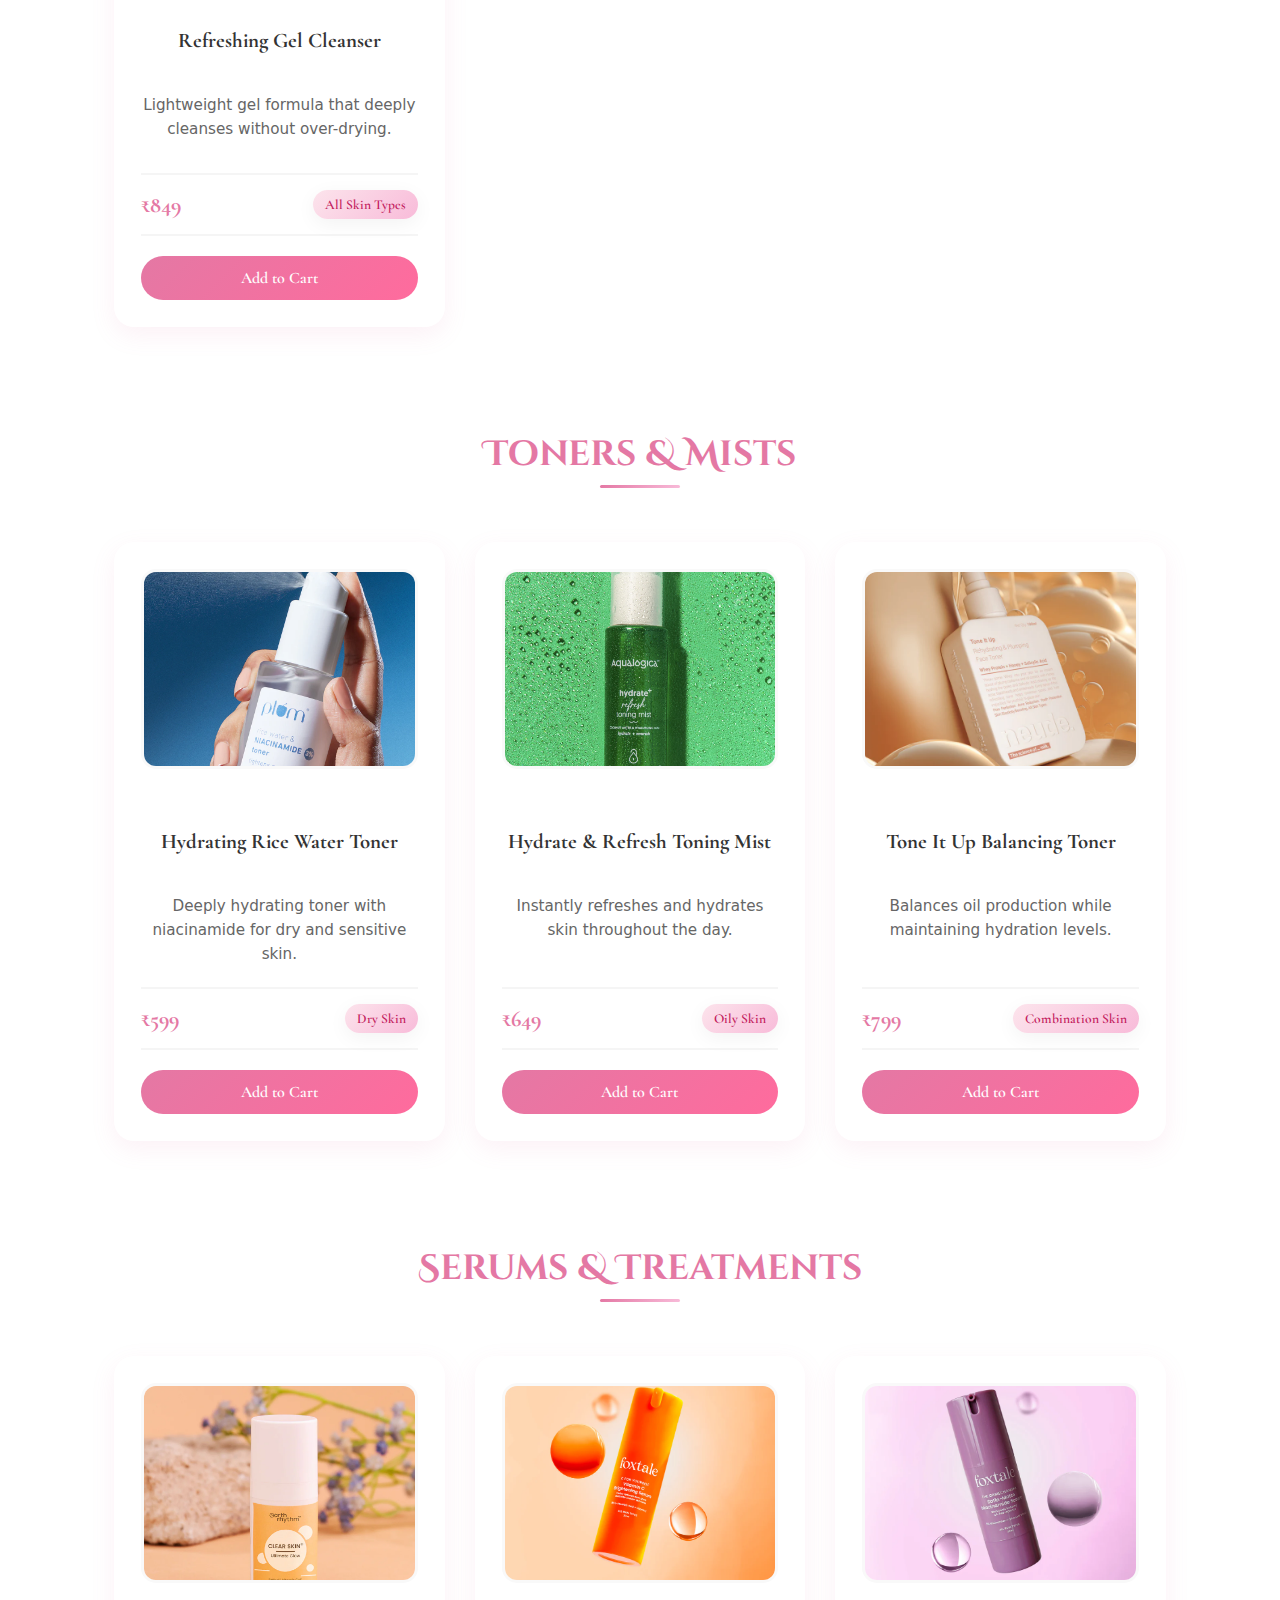
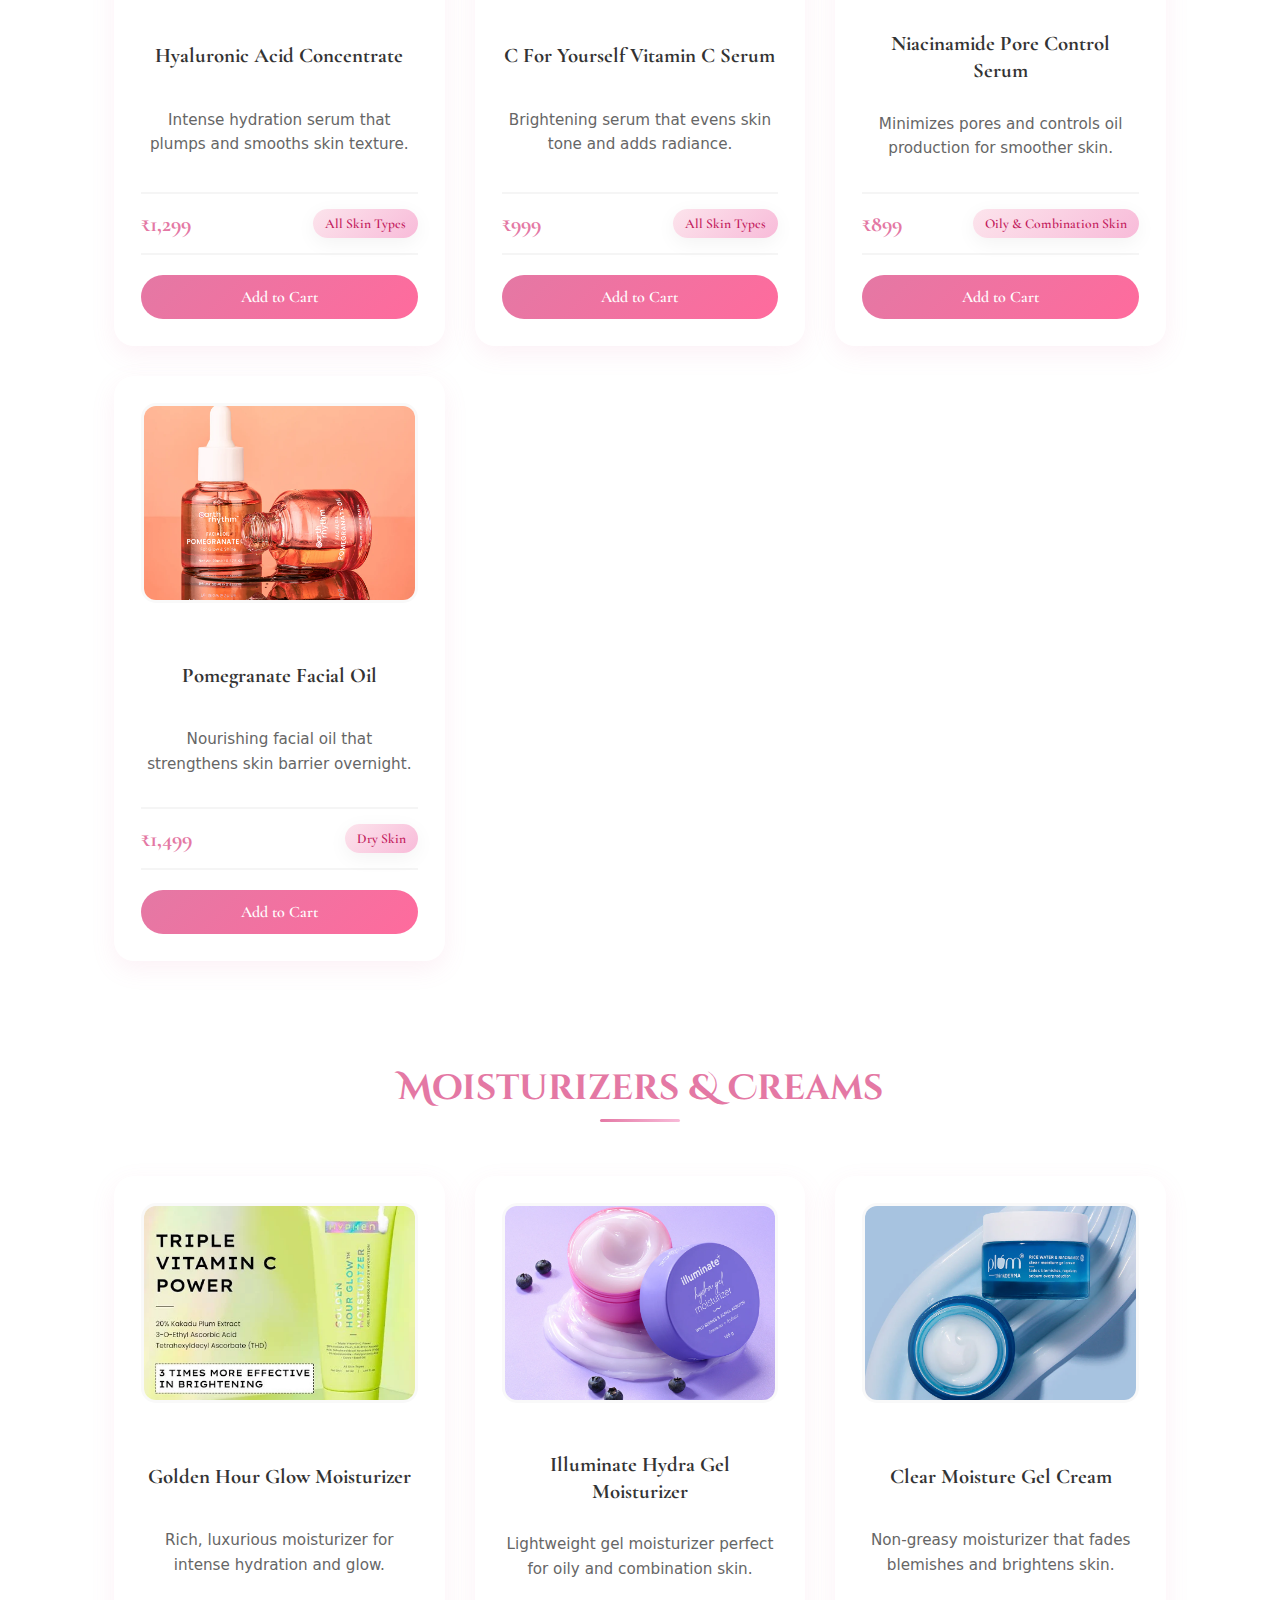
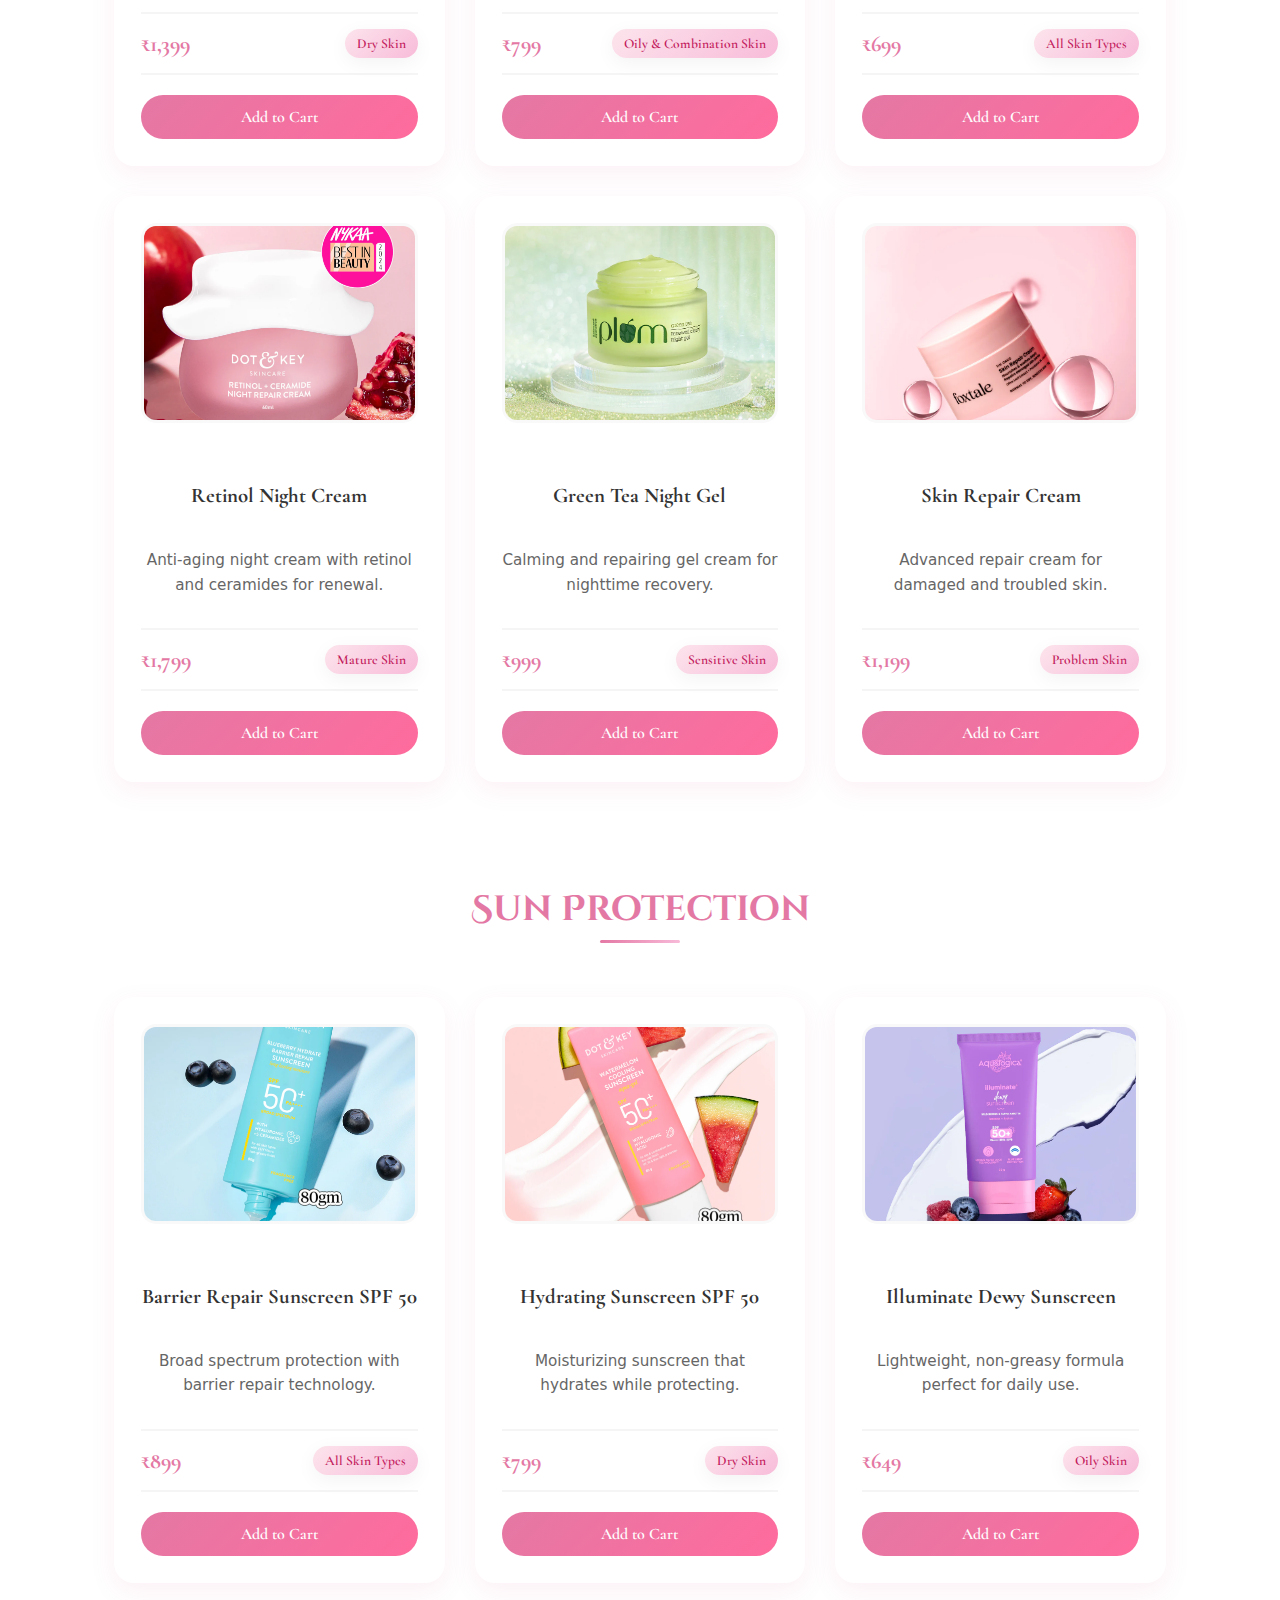
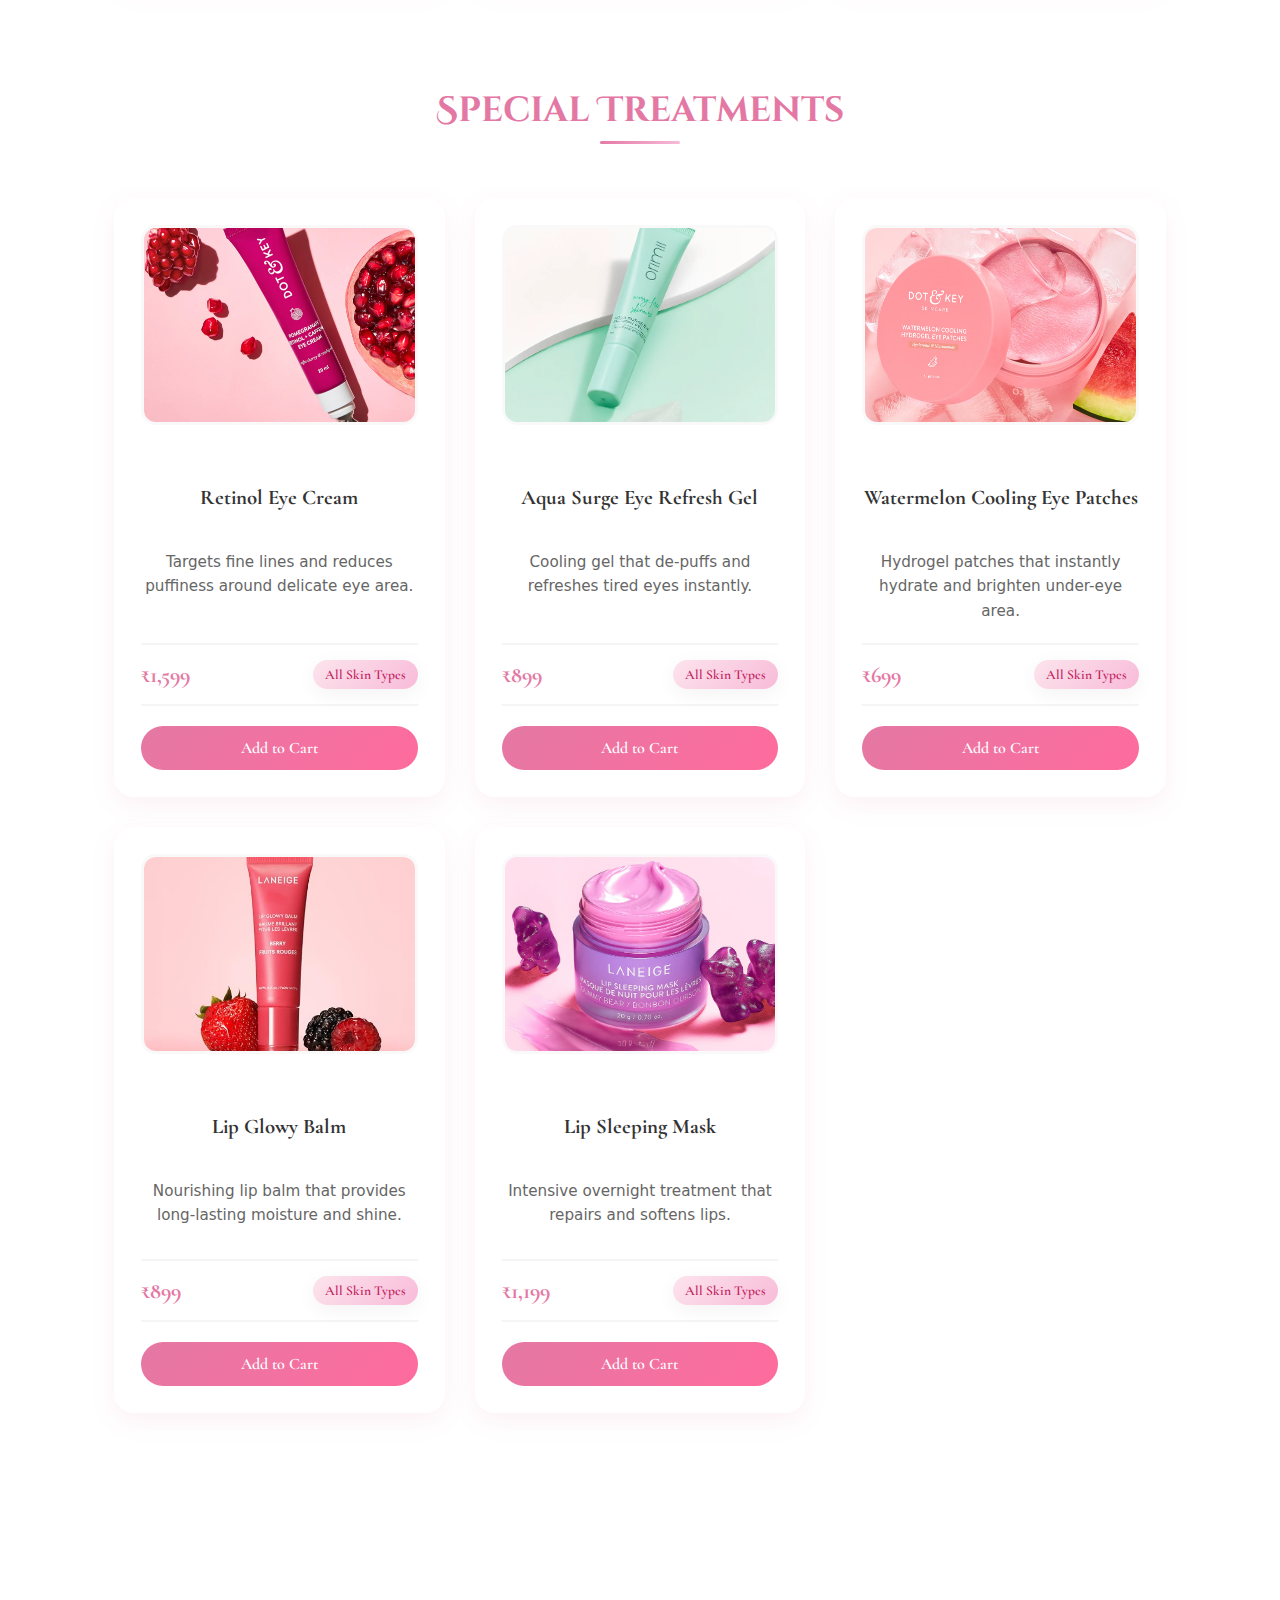
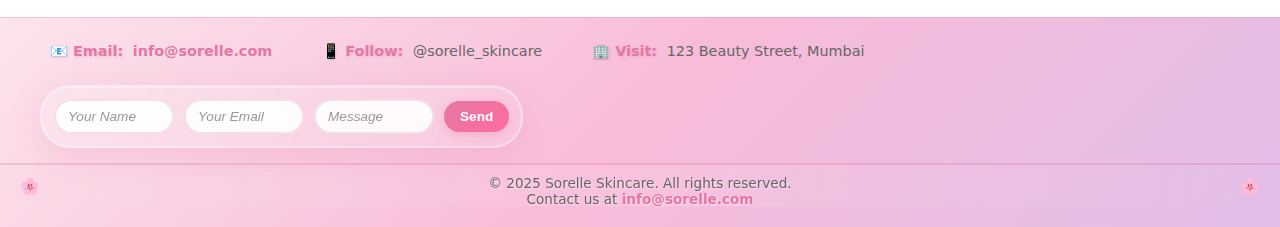
<file: order-success.html>
<!DOCTYPE html>
<html lang="en">
  <head>
    <meta charset="UTF-8" />
    <meta name="viewport" content="width=device-width, initial-scale=1.0" />
    <link
      href="https://fonts.googleapis.com/css2?family=Pacifico&display=swap"
      rel="stylesheet"
    />
    <link rel="stylesheet" href="css/style.css" />
    <link rel="stylesheet" href="css/ecommerce-styles.css" />
    <title>Order Confirmed - Sorelle</title>
  </head>

  <body>
    <header class="main-header">
      <div class="container header-container">
        <h2 class="logo">Sorelle</h2>
        <nav class="main-nav">
          <ul class="nav-list">
            <li><a href="index.html">Home</a></li>
            <li><a href="products.html">Products</a></li>
            <li><a href="orders.html">My Orders</a></li>
            <li><a href="dashboard.html">Dashboard</a></li>
          </ul>
        </nav>
        
        <!-- User Authentication Menu -->
        <div class="auth-menu" id="authMenu">
          <div class="login-register">
            <a href="login.html" class="login-btn">Login</a>
            <a href="register.html" class="register-btn">Register</a>
          </div>
          <div class="user-menu" id="userMenu" style="display: none;">
            <div class="user-greeting">
              <img src="https://via.placeholder.com/32/FF69B4/FFFFFF?text=U" alt="User" class="user-avatar" id="userAvatar">
              <span class="user-name" id="userName">User</span>
              <span class="dropdown-arrow">▼</span>
            </div>
            <div class="dropdown-menu" id="dropdownMenu">
              <a href="profile.html" class="dropdown-item">
                <span class="dropdown-icon">👤</span>
                My Profile
              </a>
              <a href="orders.html" class="dropdown-item">
                <span class="dropdown-icon">📦</span>
                My Orders
              </a>
              <a href="cart.html" class="dropdown-item">
                <span class="dropdown-icon">🛒</span>
                My Cart
              </a>
              <hr class="dropdown-divider">
              <a href="#" class="dropdown-item" onclick="logout()">
                <span class="dropdown-icon">🚪</span>
                Logout
              </a>
            </div>
          </div>
        </div>
      </div>
    </header>
    
    <section class="success-section">
      <div class="success-container">
        <div class="success-card">
          <div class="success-icon">✅</div>
          <h1 class="success-heading">Order Confirmed!</h1>
          <p class="success-message">Thank you for your purchase. Your order has been successfully placed.</p>
          
          <div class="order-details" id="orderDetails">
            <!-- Order details will be populated by JavaScript -->
          </div>
          
          <div class="success-actions">
            <button class="primary-btn" onclick="window.location.href='orders.html'">View My Orders</button>
            <button class="secondary-btn" onclick="window.location.href='products.html'">Continue Shopping</button>
          </div>
          
          <div class="next-steps">
            <h3>What happens next?</h3>
            <div class="steps-grid">
              <div class="step">
                <div class="step-icon">📦</div>
                <h4>Order Processing</h4>
                <p>We'll prepare your order within 1-2 business days</p>
              </div>
              <div class="step">
                <div class="step-icon">🚚</div>
                <h4>Shipping</h4>
                <p>Your order will be shipped and you'll receive tracking info</p>
              </div>
              <div class="step">
                <div class="step-icon">📧</div>
                <h4>Updates</h4>
                <p>We'll keep you updated via email and SMS</p>
              </div>
            </div>
          </div>
        </div>
      </div>
    </section>

    <footer class="footer">
      <p class="footer-text">&copy; 2025 Sorelle Skincare. All rights reserved.</p>
      <p class="footer-text">Contact us at <a href="mailto:info@sorelle.com">info@sorelle.com</a></p>
    </footer>

    <script>
      let currentUser = JSON.parse(localStorage.getItem('currentUser')) || null;

      document.addEventListener('DOMContentLoaded', function() {
        updateAuthMenu();
        displayOrderDetails();
      });

      // Authentication functions
      function updateAuthMenu() {
        const authMenu = document.getElementById('authMenu');
        const loginRegister = authMenu.querySelector('.login-register');
        const userMenu = document.getElementById('userMenu');
        
        if (currentUser) {
          loginRegister.style.display = 'none';
          userMenu.style.display = 'flex';
          
          // Update user info
          document.getElementById('userName').textContent = currentUser.firstName || currentUser.username || 'User';
          const userAvatar = document.getElementById('userAvatar');
          const initials = (currentUser.firstName && currentUser.lastName) 
            ? (currentUser.firstName.charAt(0) + currentUser.lastName.charAt(0)).toUpperCase()
            : (currentUser.username ? currentUser.username.charAt(0).toUpperCase() : 'U');
          userAvatar.src = `https://via.placeholder.com/32/FF69B4/FFFFFF?text=${initials}`;
          userAvatar.alt = currentUser.firstName || currentUser.username || 'User';
          
          // Add dropdown functionality
          const userGreeting = userMenu.querySelector('.user-greeting');
          const dropdownMenu = document.getElementById('dropdownMenu');
          
          userGreeting.addEventListener('click', function() {
            dropdownMenu.classList.toggle('show');
          });
          
          // Close dropdown when clicking outside
          document.addEventListener('click', function(event) {
            if (!userMenu.contains(event.target)) {
              dropdownMenu.classList.remove('show');
            }
          });
        } else {
          loginRegister.style.display = 'flex';
          userMenu.style.display = 'none';
        }
      }

      function logout() {
        localStorage.removeItem('currentUser');
        currentUser = null;
        alert('You have been logged out successfully!');
        window.location.href = 'index.html';
      }

      function displayOrderDetails() {
        const order = JSON.parse(localStorage.getItem('latestOrder'));
        
        if (!order) {
          window.location.href = 'products.html';
          return;
        }

        const orderDetailsHTML = `
          <div class="order-summary-card">
            <h3>Order Summary</h3>
            <div class="order-info">
              <div class="info-row">
                <span>Order ID:</span>
                <span class="order-id">${order.id}</span>
              </div>
              <div class="info-row">
                <span>Order Date:</span>
                <span>${new Date(order.date).toLocaleDateString('en-IN')}</span>
              </div>
              <div class="info-row">
                <span>Total Amount:</span>
                <span class="total-amount">₹${order.totals.total.toLocaleString()}</span>
              </div>
              <div class="info-row">
                <span>Payment Method:</span>
                <span>${getPaymentMethodDisplay(order.payment.method)}</span>
              </div>
            </div>
            
            <div class="shipping-info">
              <h4>Shipping Address</h4>
              <div class="address">
                <p>${order.shipping.firstName} ${order.shipping.lastName}</p>
                <p>${order.shipping.address}</p>
                <p>${order.shipping.city}, ${order.shipping.state} ${order.shipping.pincode}</p>
                <p>Phone: ${order.shipping.phone}</p>
              </div>
            </div>
            
            <div class="order-items">
              <h4>Items Ordered</h4>
              ${order.items.map(item => `
                <div class="order-item">
                  <img src="${item.image}" alt="${item.name}">
                  <div class="item-info">
                    <h5>${item.name}</h5>
                    <p>Quantity: ${item.quantity}</p>
                    <p>Price: ₹${(item.price * item.quantity).toLocaleString()}</p>
                  </div>
                </div>
              `).join('')}
            </div>
          </div>
        `;

        document.getElementById('orderDetails').innerHTML = orderDetailsHTML;

        // Clear the latest order from localStorage after displaying
        localStorage.removeItem('latestOrder');
      }

      function getPaymentMethodDisplay(method) {
        switch(method) {
          case 'card': return '💳 Credit/Debit Card';
          case 'upi': return '📱 UPI Payment';
          case 'cod': return '💰 Cash on Delivery';
          default: return method;
        }
      }
    </script>
  </body>
</html>
</file>
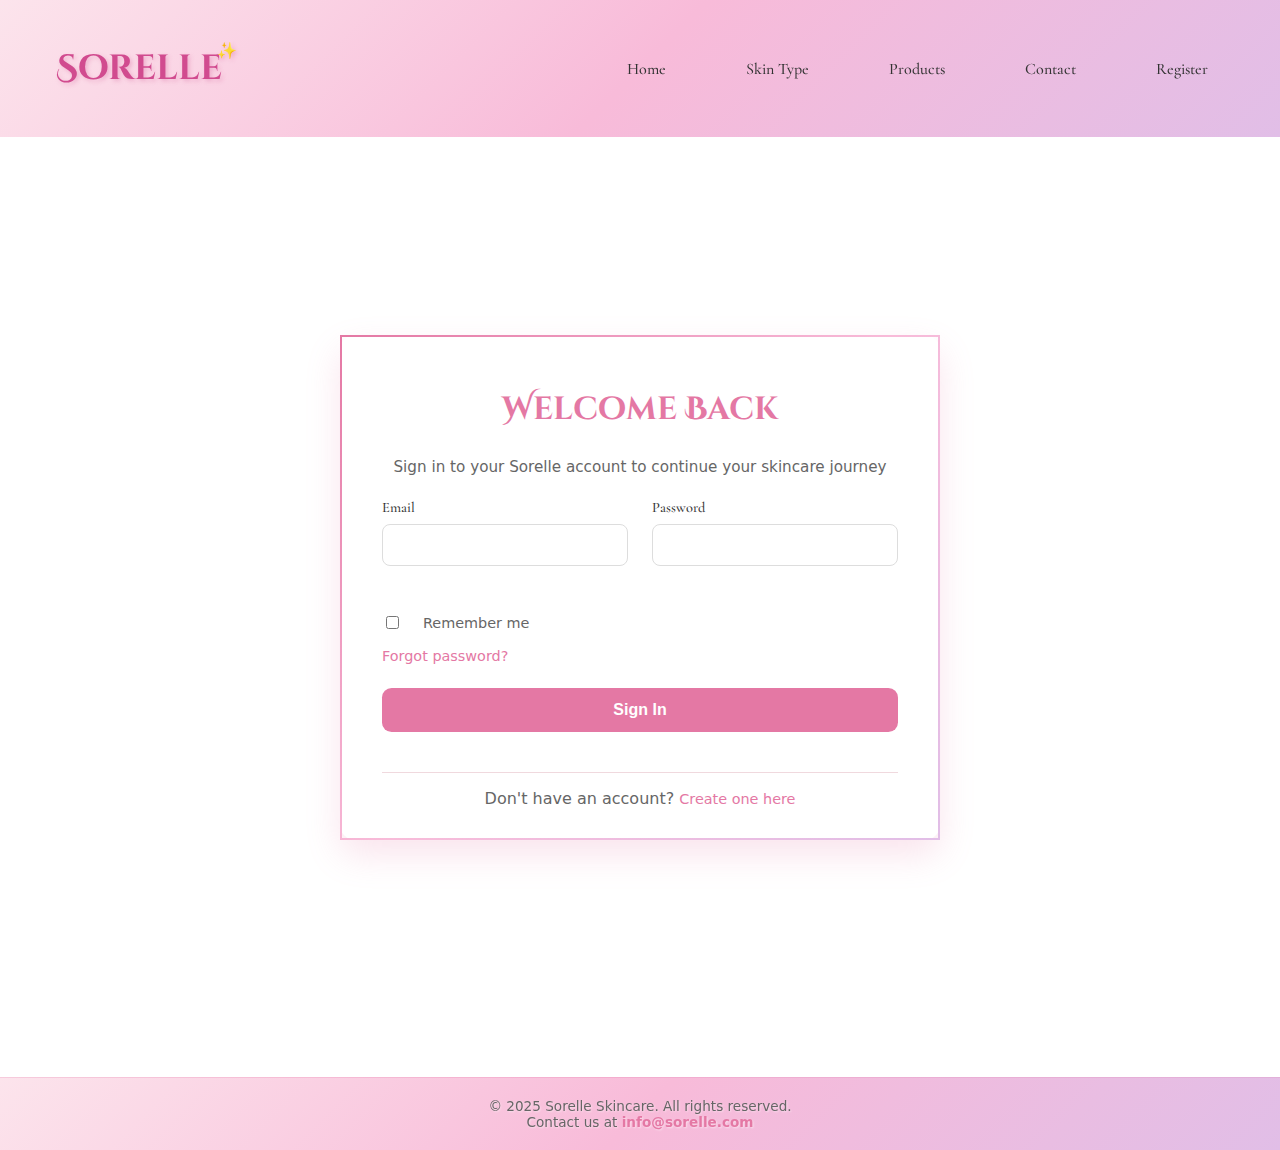
<file: orders.html>
<!DOCTYPE html>
<html lang="en">
  <head>
    <meta charset="UTF-8" />
    <meta name="viewport" content="width=device-width, initial-scale=1.0" />
    <link
      href="https://fonts.googleapis.com/css2?family=Pacifico&display=swap"
      rel="stylesheet"
    />
    <link rel="stylesheet" href="css/style.css" />
    <link rel="stylesheet" href="css/ecommerce-styles.css" />
    <title>My Orders - Sorelle</title>
  </head>

  <body>
    <header class="main-header">
      <div class="container header-container">
        <h2 class="logo">Sorelle</h2>
        <nav class="main-nav">
          <ul class="nav-list">
            <li><a href="index.html">Home</a></li>
            <li><a href="products.html">Products</a></li>
            <li><a href="orders.html" class="active-link">My Orders</a></li>
            <li><a href="dashboard.html">Dashboard</a></li>
            <li><a href="cart.html">Cart (<span id="cartCount">0</span>)</a></li>
            <!-- Authentication Menu - Dynamic -->
            <li id="authMenu">
              <!-- Will be populated by JavaScript -->
            </li>
          </ul>
        </nav>    
      </div>
    </header>
    
    <section class="orders-section">
      <div class="orders-container">
        <div class="orders-header">
          <h1 class="orders-heading">My Orders</h1>
          <div class="orders-stats" id="orderStats">
            <!-- Will be populated by JavaScript -->
          </div>
        </div>
        
        <!-- Order Filters -->
        <div class="order-filters">
          <select id="orderFilter" onchange="filterOrders()">
            <option value="all">All Orders</option>
            <option value="delivered">Delivered</option>
            <option value="processing">Processing</option>
            <option value="shipped">Shipped</option>
            <option value="cancelled">Cancelled</option>
          </select>
          <select id="timeFilter" onchange="filterOrders()">
            <option value="all">All Time</option>
            <option value="30">Last 30 Days</option>
            <option value="90">Last 3 Months</option>
            <option value="365">Last Year</option>
          </select>
        </div>
        
        <div class="orders-content" id="ordersContent">
          <!-- Orders will be populated by JavaScript -->
        </div>
        
        <div class="no-orders" id="noOrders" style="display: none;">
          <div class="no-orders-icon">📦</div>
          <h3>No orders yet</h3>
          <p>Start shopping to see your orders here!</p>
          <a href="products.html" class="shop-now-btn">Shop Now</a>
        </div>
        
        <!-- Order Analytics -->
        <div class="order-analytics" id="orderAnalytics">
          <h3>Your Shopping Analytics</h3>
          <div class="analytics-grid">
            <div class="analytics-card">
              <div class="analytics-value" id="totalSpent">₹0</div>
              <div class="analytics-label">Total Spent</div>
            </div>
            <div class="analytics-card">
              <div class="analytics-value" id="avgOrderValue">₹0</div>
              <div class="analytics-label">Avg Order Value</div>
            </div>
            <div class="analytics-card">
              <div class="analytics-value" id="favoriteCategory">-</div>
              <div class="analytics-label">Favorite Category</div>
            </div>
            <div class="analytics-card">
              <div class="analytics-value" id="loyaltyLevel">Bronze</div>
              <div class="analytics-label">Loyalty Level</div>
            </div>
          </div>
        </div>
      </div>
    </section>

    <footer class="footer">
      <p class="footer-text">&copy; 2025 Sorelle Skincare. All rights reserved.</p>
      <p class="footer-text">Contact us at <a href="mailto:info@sorelle.com">info@sorelle.com</a></p>
    </footer>

    <script>
      let allOrders = [];
      let filteredOrders = [];
      
      document.addEventListener('DOMContentLoaded', function() {
        checkAuthentication();
        updateAuthMenu();
        updateCartCount();
        loadOrders();
        displayAnalytics();
      });

      function checkAuthentication() {
        const currentUser = JSON.parse(localStorage.getItem('currentUser') || 'null');
        if (!currentUser) {
          alert('Please log in to view your orders.');
          window.location.href = 'login.html';
          return;
        }
      }

      function updateAuthMenu() {
        const authMenu = document.getElementById('authMenu');
        const currentUser = JSON.parse(localStorage.getItem('currentUser') || 'null');
        
        if (currentUser) {
          authMenu.innerHTML = `
            <div class="user-menu">
              <span class="user-greeting">Hi, ${currentUser.fullName || currentUser.firstName || 'User'}!</span>
              <div class="dropdown">
                <button class="dropdown-btn">Account ▼</button>
                <div class="dropdown-content">
                  <a href="dashboard.html">Dashboard</a>
                  <a href="orders.html" class="active">My Orders</a>
                  <a href="profile.html">Profile</a>
                  <a href="#" onclick="logout()">Logout</a>
                </div>
              </div>
            </div>
          `;
        }
      }

      function updateCartCount() {
        const cart = JSON.parse(localStorage.getItem('cart') || '[]');
        const totalItems = cart.reduce((sum, item) => sum + item.quantity, 0);
        document.getElementById('cartCount').textContent = totalItems;
      }

      function loadOrders() {
        const currentUser = JSON.parse(localStorage.getItem('currentUser') || 'null');
        if (!currentUser) {
          document.getElementById('noOrders').style.display = 'block';
          document.getElementById('ordersContent').innerHTML = '';
          return;
        }
        
        const allOrdersData = JSON.parse(localStorage.getItem('sorelleOrders') || '[]');
        
        allOrders = allOrdersData
          .filter(order => order.userId === currentUser.id)
          .sort((a, b) => new Date(b.date || b.orderDate) - new Date(a.date || a.orderDate));
        
        filteredOrders = [...allOrders];
        displayOrders();
        updateOrderStats();
      }

      function displayOrders() {
        const ordersContent = document.getElementById('ordersContent');
        const noOrders = document.getElementById('noOrders');

        if (filteredOrders.length === 0) {
          noOrders.style.display = 'block';
          ordersContent.innerHTML = '';
          return;
        }

        noOrders.style.display = 'none';

        ordersContent.innerHTML = filteredOrders.map(order => `
          <div class="order-card">
            <div class="order-header">
              <div class="order-id">
                <h3>Order #${order.id || order.orderId}</h3>
                <span class="order-date">${new Date(order.date || order.orderDate).toLocaleDateString('en-IN')}</span>
              </div>
              <div class="order-status">
                <span class="status-badge ${(order.status || 'processing').toLowerCase()}">${getStatusDisplay(order.status || 'processing')}</span>
              </div>
            </div>
            
            <div class="order-body">
              <div class="order-items-preview">
                ${order.items.slice(0, 3).map(item => `
                  <div class="item-preview">
                    <img src="${item.image}" alt="${item.name}">
                    <div class="item-info">
                      <h4>${item.name}</h4>
                      <p>Qty: ${item.quantity}</p>
                    </div>
                  </div>
                `).join('')}
                ${order.items.length > 3 ? `<div class="more-items">+${order.items.length - 3} more items</div>` : ''}
              </div>
              
              <div class="order-summary">
                <div class="summary-row">
                  <span>Total Amount:</span>
                  <span class="amount">₹${(order.totals?.total || order.total || 0).toLocaleString()}</span>
                </div>
                <div class="summary-row">
                  <span>Payment:</span>
                  <span>${getPaymentMethodDisplay(order.payment?.method || 'card')}</span>
                </div>
                <div class="summary-row">
                  <span>Shipping:</span>
                  <span>${order.shipping?.city || order.shippingAddress?.city || 'N/A'}, ${order.shipping?.state || order.shippingAddress?.state || 'N/A'}</span>
                </div>
              </div>
            </div>
            
            <div class="order-actions">
              <button class="order-btn secondary" onclick="viewOrderDetails('${order.id || order.orderId}')">View Details</button>
              <button class="order-btn primary" onclick="trackOrder('${order.id || order.orderId}')">Track Order</button>
              ${(order.status || 'processing') === 'delivered' ? `<button class="order-btn" onclick="reorder('${order.id || order.orderId}')">Reorder</button>` : ''}
              ${(order.status || 'processing') === 'processing' ? `<button class="order-btn cancel" onclick="cancelOrder('${order.id || order.orderId}')">Cancel</button>` : ''}
            </div>
          </div>
        `).join('');
      }

      function updateOrderStats() {
        const orderStats = document.getElementById('orderStats');
        const totalOrders = allOrders.length;
        const totalSpent = allOrders.reduce((sum, order) => sum + (order.totals?.total || order.total || 0), 0);
        
        orderStats.innerHTML = `
          <div class="stat">
            <span class="stat-value">${totalOrders}</span>
            <span class="stat-label">Total Orders</span>
          </div>
          <div class="stat">
            <span class="stat-value">₹${totalSpent.toLocaleString()}</span>
            <span class="stat-label">Total Spent</span>
          </div>
        `;
      }

      function displayAnalytics() {
        const currentUser = JSON.parse(localStorage.getItem('currentUser') || 'null');
        const userOrders = JSON.parse(localStorage.getItem('sorelleOrders') || '[]')
          .filter(order => order.userId === currentUser.id);
        
        if (userOrders.length === 0) return;
        
        const totalSpent = userOrders.reduce((sum, order) => sum + (order.totals?.total || order.total || 0), 0);
        const avgOrderValue = totalSpent / userOrders.length;
        
        // Calculate favorite category based on product types
        const categoryCount = {};
        userOrders.forEach(order => {
          order.items.forEach(item => {
            const category = item.skinType || 'General';
            categoryCount[category] = (categoryCount[category] || 0) + item.quantity;
          });
        });
        
        const favoriteCategory = Object.keys(categoryCount).length > 0 ? 
          Object.keys(categoryCount).reduce((a, b) => categoryCount[a] > categoryCount[b] ? a : b) : 'General';
        
        // Determine loyalty level
        let loyaltyLevel = 'Bronze';
        if (totalSpent > 10000) loyaltyLevel = 'Platinum';
        else if (totalSpent > 5000) loyaltyLevel = 'Gold';
        else if (totalSpent > 2000) loyaltyLevel = 'Silver';
        
        document.getElementById('totalSpent').textContent = `₹${totalSpent.toLocaleString()}`;
        document.getElementById('avgOrderValue').textContent = `₹${Math.round(avgOrderValue).toLocaleString()}`;
        document.getElementById('favoriteCategory').textContent = favoriteCategory;
        document.getElementById('loyaltyLevel').textContent = loyaltyLevel;
      }

      function filterOrders() {
        const statusFilter = document.getElementById('orderFilter').value;
        const timeFilter = document.getElementById('timeFilter').value;
        
        filteredOrders = allOrders.filter(order => {
          // Status filter
          const orderStatus = (order.status || 'processing').toLowerCase();
          if (statusFilter !== 'all' && orderStatus !== statusFilter) {
            return false;
          }
          
          // Time filter
          if (timeFilter !== 'all') {
            const orderDate = new Date(order.date || order.orderDate);
            const cutoffDate = new Date();
            cutoffDate.setDate(cutoffDate.getDate() - parseInt(timeFilter));
            if (orderDate < cutoffDate) {
              return false;
            }
          }
          
          return true;
        });
        
        displayOrders();
      }

      function getStatusDisplay(status) {
        switch((status || 'processing').toLowerCase()) {
          case 'confirmed': return 'Order Confirmed';
          case 'processing': return 'Processing';
          case 'shipped': return 'Shipped';
          case 'delivered': return 'Delivered';
          case 'cancelled': return 'Cancelled';
          default: return status || 'Processing';
        }
      }

      function getPaymentMethodDisplay(method) {
        switch(method) {
          case 'card': return '💳 Card';
          case 'upi': return '📱 UPI';
          case 'cod': return '💰 COD';
          default: return '💳 Card';
        }
      }

      function viewOrderDetails(orderId) {
        const order = allOrders.find(o => (o.id || o.orderId) === orderId);
        
        if (!order) return;

        // Create modal for order details
        const modal = document.createElement('div');
        modal.className = 'order-modal';
        modal.innerHTML = `
          <div class="modal-content">
            <span class="close" onclick="this.parentElement.parentElement.remove()">&times;</span>
            <h2>Order Details - #${order.id || order.orderId}</h2>
            
            <div class="order-details-content">
              <div class="details-section">
                <h3>Order Information</h3>
                <div class="info-grid">
                  <div><strong>Order ID:</strong> ${order.id || order.orderId}</div>
                  <div><strong>Date:</strong> ${new Date(order.date || order.orderDate).toLocaleDateString('en-IN')}</div>
                  <div><strong>Status:</strong> <span class="status-badge ${(order.status || 'processing').toLowerCase()}">${getStatusDisplay(order.status)}</span></div>
                  <div><strong>Payment:</strong> ${getPaymentMethodDisplay(order.payment?.method || 'card')}</div>
                </div>
              </div>
              
              <div class="details-section">
                <h3>Shipping Address</h3>
                <div class="address-details">
                  <p>${(order.shipping?.firstName || order.shippingAddress?.name || '').split(' ')[0]} ${order.shipping?.lastName || ''}</p>
                  <p>${order.shipping?.address || order.shippingAddress?.address || 'N/A'}</p>
                  <p>${order.shipping?.city || order.shippingAddress?.city || 'N/A'}, ${order.shipping?.state || order.shippingAddress?.state || 'N/A'} ${order.shipping?.pincode || order.shippingAddress?.zipCode || ''}</p>
                  <p>Phone: ${order.shipping?.phone || order.shippingAddress?.phone || 'N/A'}</p>
                  <p>Email: ${order.shipping?.email || order.shippingAddress?.email || 'N/A'}</p>
                </div>
              </div>
              
              <div class="details-section">
                <h3>Items Ordered</h3>
                <div class="detailed-items">
                  ${order.items.map(item => `
                    <div class="detailed-item">
                      <img src="${item.image}" alt="${item.name}">
                      <div class="item-details">
                        <h4>${item.name}</h4>
                        <p>${item.description || ''}</p>
                        <p><strong>Quantity:</strong> ${item.quantity}</p>
                        <p><strong>Price:</strong> ₹${item.price.toLocaleString()} each</p>
                        <p><strong>Total:</strong> ₹${(item.price * item.quantity).toLocaleString()}</p>
                      </div>
                    </div>
                  `).join('')}
                </div>
              </div>
              
              <div class="details-section">
                <h3>Order Summary</h3>
                <div class="order-totals">
                  <div class="total-row">
                    <span>Subtotal:</span>
                    <span>₹${(order.totals?.subtotal || order.subtotal || 0).toLocaleString()}</span>
                  </div>
                  <div class="total-row">
                    <span>Shipping:</span>
                    <span>${(order.totals?.shipping || order.shipping || 0) === 0 ? 'FREE' : '₹' + (order.totals?.shipping || order.shipping || 0)}</span>
                  </div>
                  <div class="total-row">
                    <span>Tax (GST):</span>
                    <span>₹${(order.totals?.tax || order.tax || 0).toLocaleString()}</span>
                  </div>
                  ${(order.totals?.codCharges || 0) > 0 ? `
                    <div class="total-row">
                      <span>COD Charges:</span>
                      <span>₹${order.totals.codCharges}</span>
                    </div>
                  ` : ''}
                  <div class="total-row grand-total">
                    <span><strong>Total:</strong></span>
                    <span><strong>₹${(order.totals?.total || order.total || 0).toLocaleString()}</strong></span>
                  </div>
                </div>
              </div>
            </div>
          </div>
        `;
        
        document.body.appendChild(modal);
      }

      function trackOrder(orderId) {
        const order = allOrders.find(o => (o.id || o.orderId) === orderId);
        const status = order?.status || 'processing';
        
        let trackingInfo = '📦 Order Confirmed ✓\n';
        if (['processing', 'shipped', 'delivered'].includes(status.toLowerCase())) {
          trackingInfo += '🏭 Processing ✓\n';
        }
        if (['shipped', 'delivered'].includes(status.toLowerCase())) {
          trackingInfo += '📦 Packed ✓\n🚚 Shipped ✓\n';
        }
        if (status.toLowerCase() === 'delivered') {
          trackingInfo += '📍 Out for Delivery ✓\n✅ Delivered ✓\n';
        } else {
          trackingInfo += '📍 Out for Delivery\n✅ Delivered\n';
        }
        
        trackingInfo += '\nExpected delivery: 3-5 business days';
        
        alert(`Tracking information for Order #${orderId}:\n\n${trackingInfo}`);
      }

      function reorder(orderId) {
        const order = allOrders.find(o => (o.id || o.orderId) === orderId);
        
        if (!order) return;

        if (confirm('Add all items from this order to your cart?')) {
          let cart = JSON.parse(localStorage.getItem('cart') || '[]');
          
          order.items.forEach(orderItem => {
            const existingItem = cart.find(cartItem => cartItem.id === orderItem.id);
            if (existingItem) {
              existingItem.quantity += orderItem.quantity;
            } else {
              cart.push({...orderItem});
            }
          });

          localStorage.setItem('cart', JSON.stringify(cart));
          updateCartCount();
          
          alert('Items added to cart! Redirecting to cart page...');
          setTimeout(() => {
            window.location.href = 'cart.html';
          }, 1000);
        }
      }

      function cancelOrder(orderId) {
        if (confirm('Are you sure you want to cancel this order?')) {
          const orderIndex = allOrders.findIndex(o => (o.id || o.orderId) === orderId);
          if (orderIndex !== -1) {
            allOrders[orderIndex].status = 'cancelled';
            
            // Update in localStorage
            const allOrdersData = JSON.parse(localStorage.getItem('sorelleOrders') || '[]');
            const globalOrderIndex = allOrdersData.findIndex(o => (o.id || o.orderId) === orderId);
            if (globalOrderIndex !== -1) {
              allOrdersData[globalOrderIndex].status = 'cancelled';
              localStorage.setItem('sorelleOrders', JSON.stringify(allOrdersData));
            }
            
            loadOrders();
            alert('Order cancelled successfully.');
          }
        }
      }

      function logout() {
        if (confirm('Are you sure you want to logout?')) {
          localStorage.removeItem('currentUser');
          window.location.href = 'index.html';
        }
      }
    </script>
  </body>
</html>
</file>
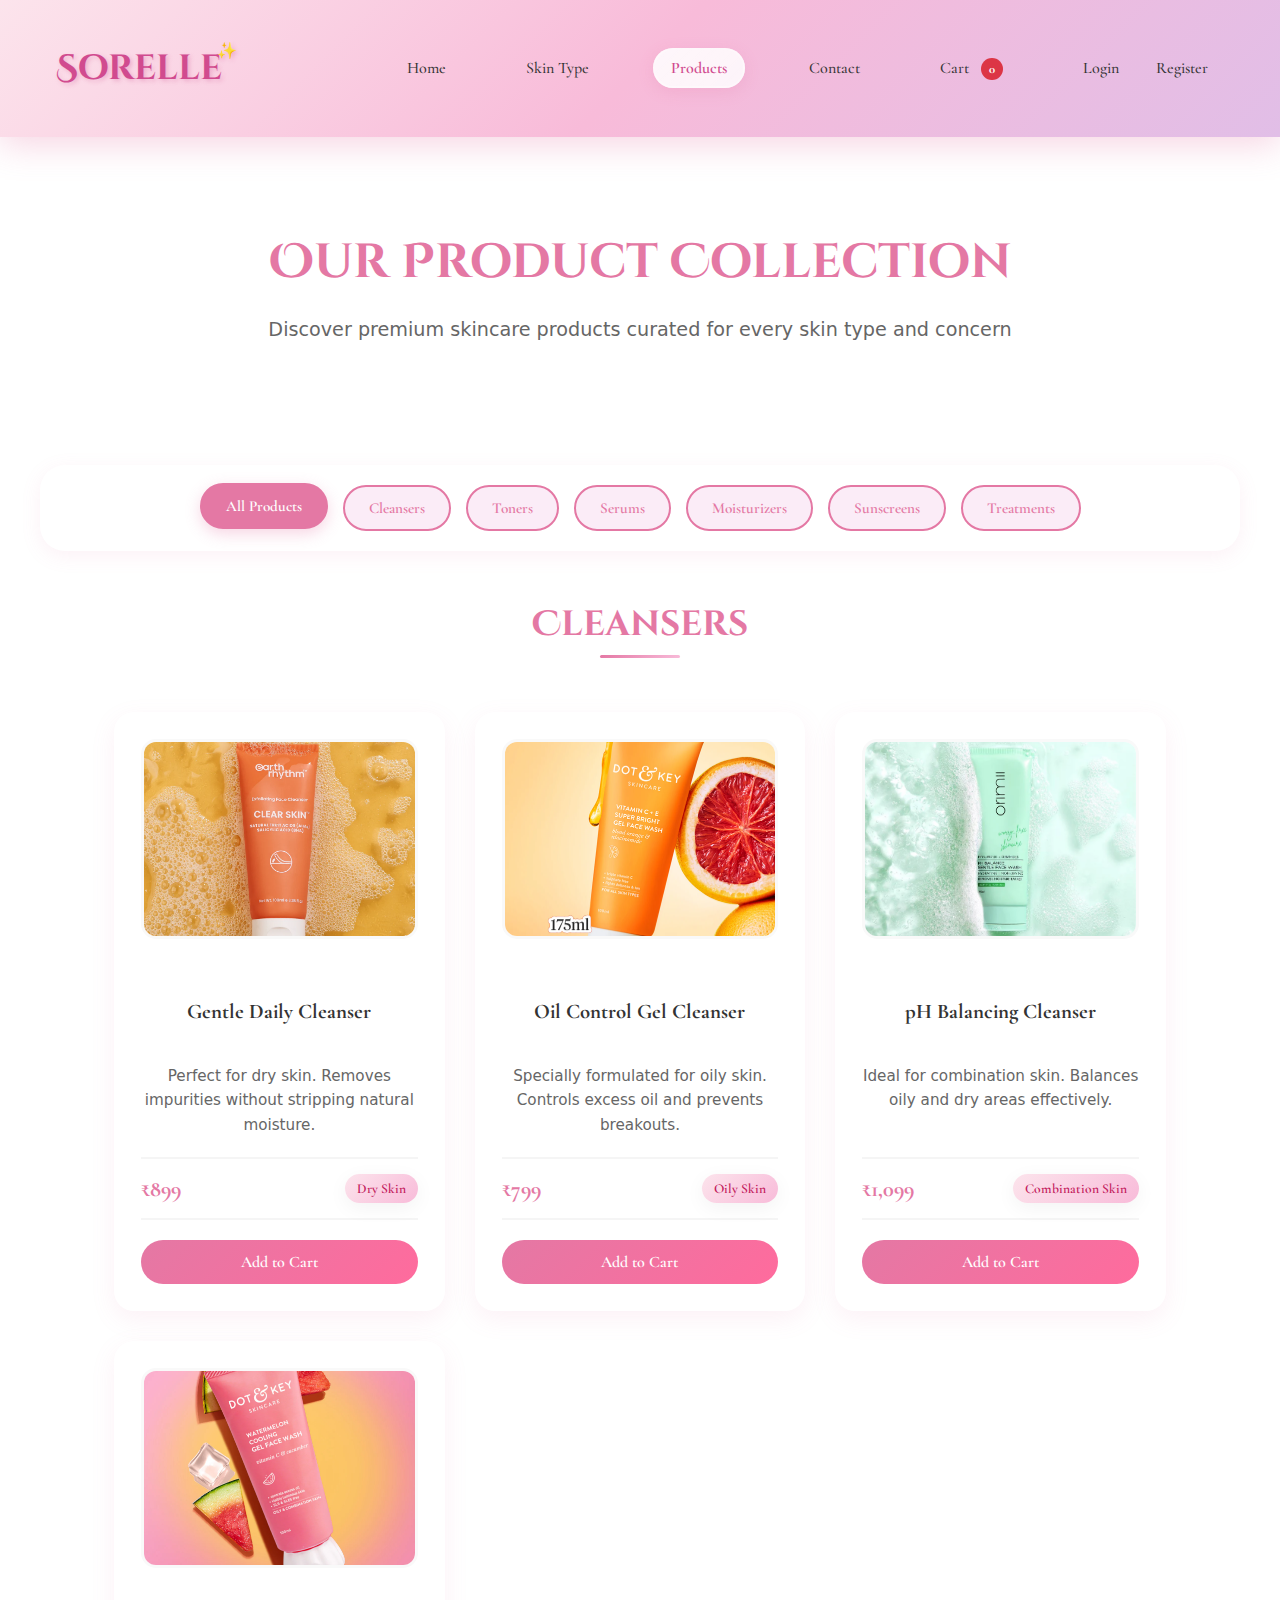
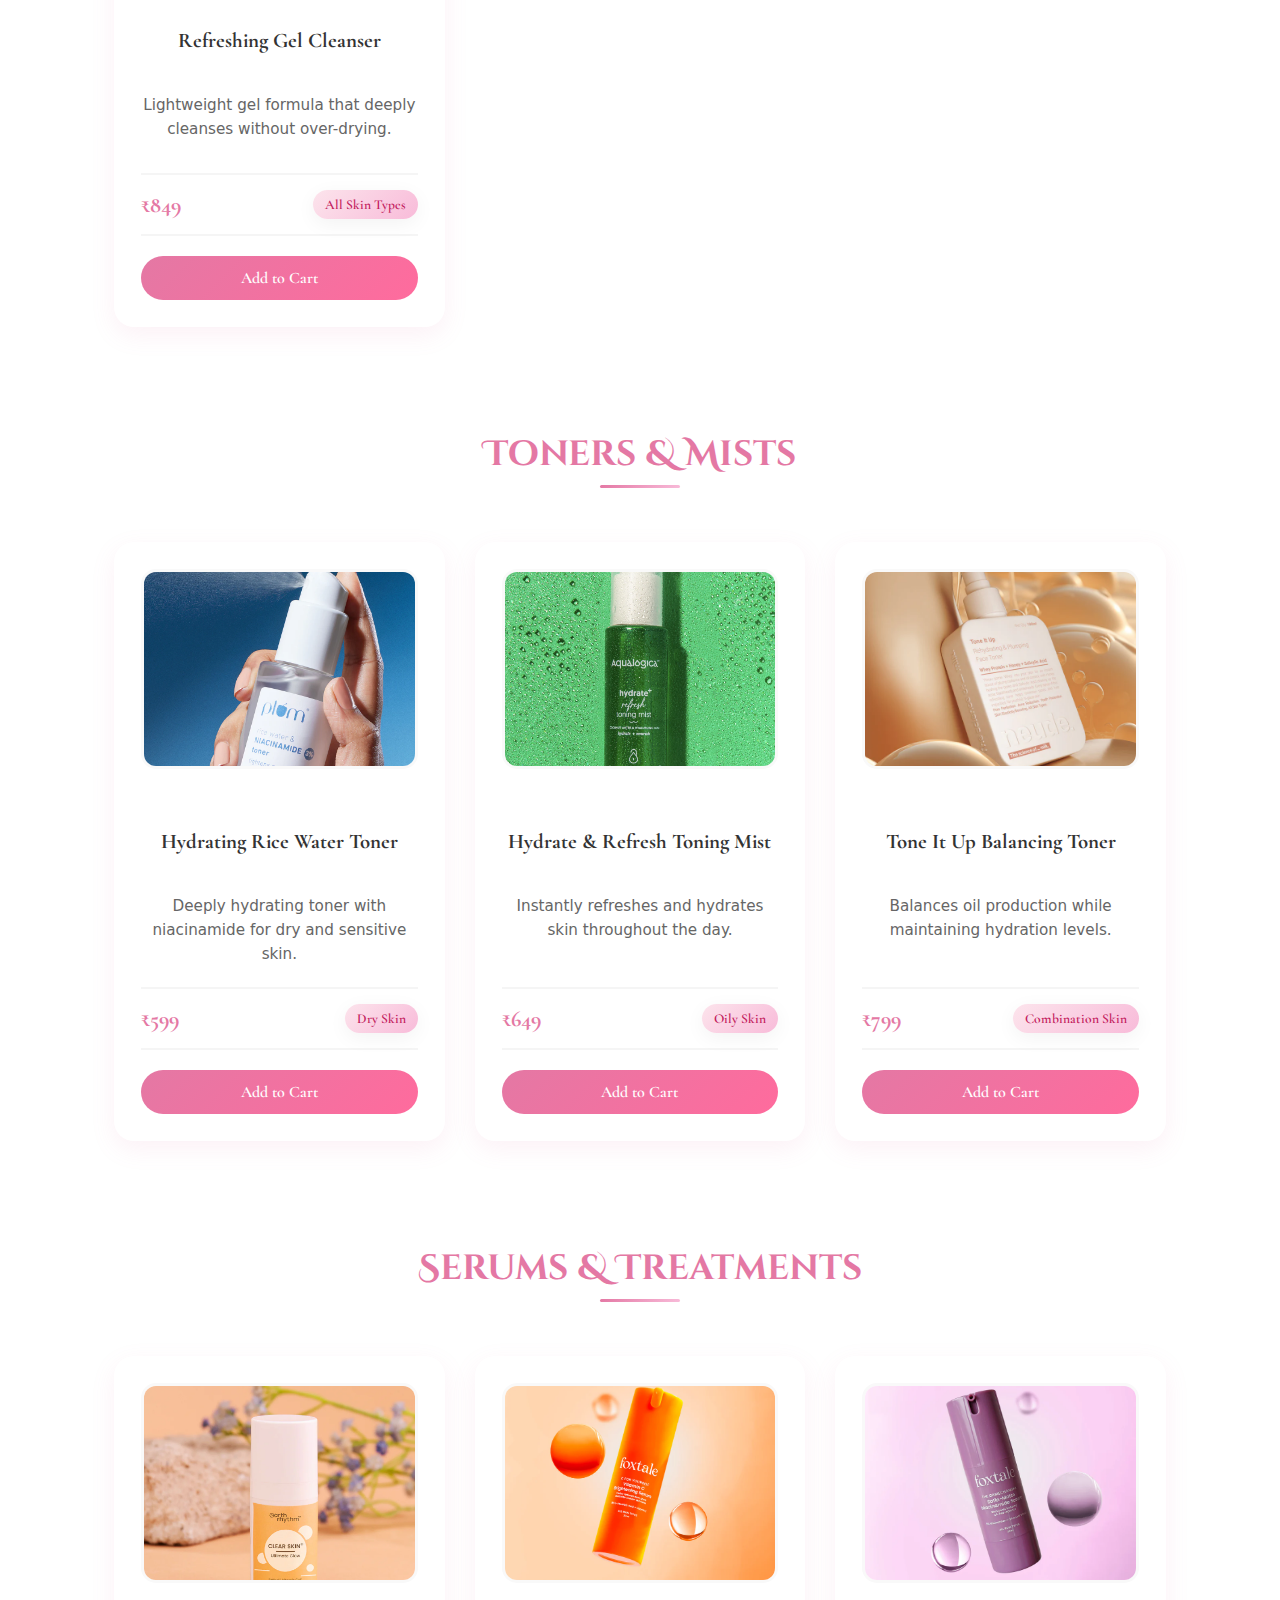
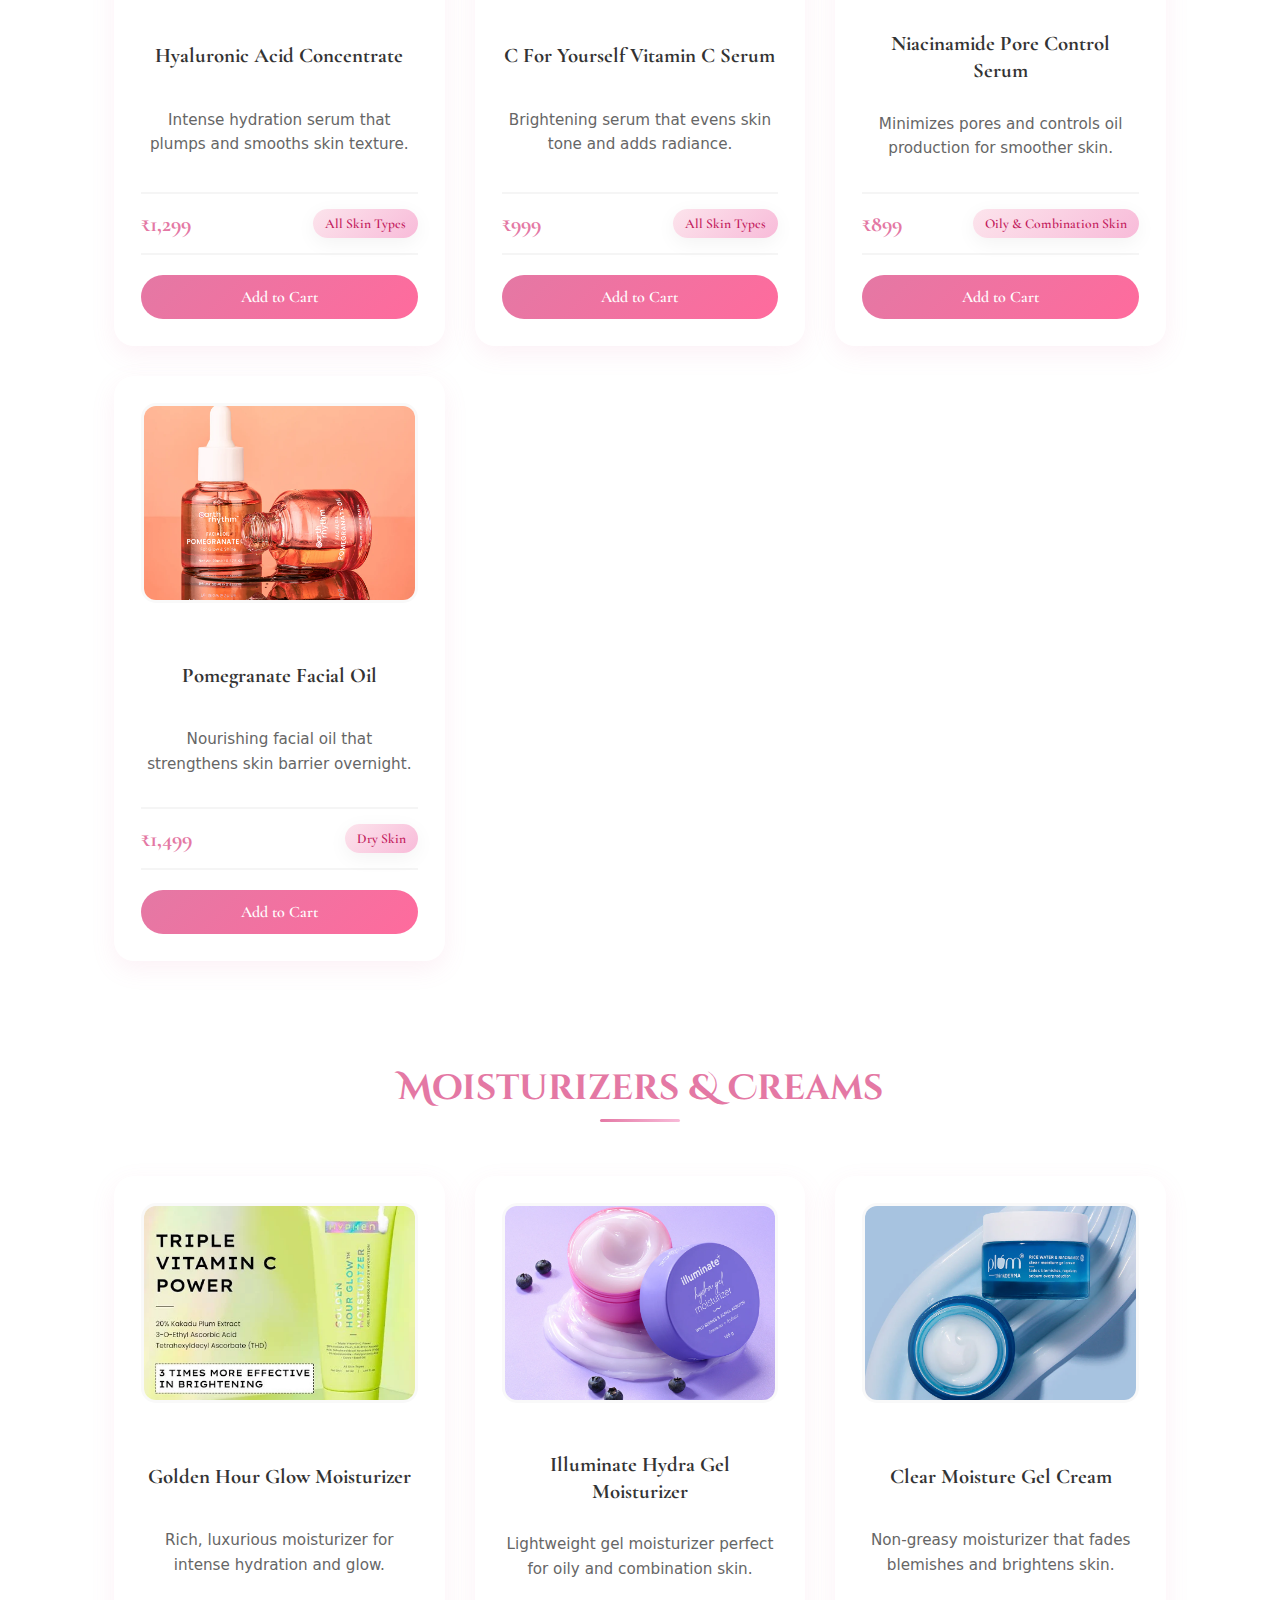
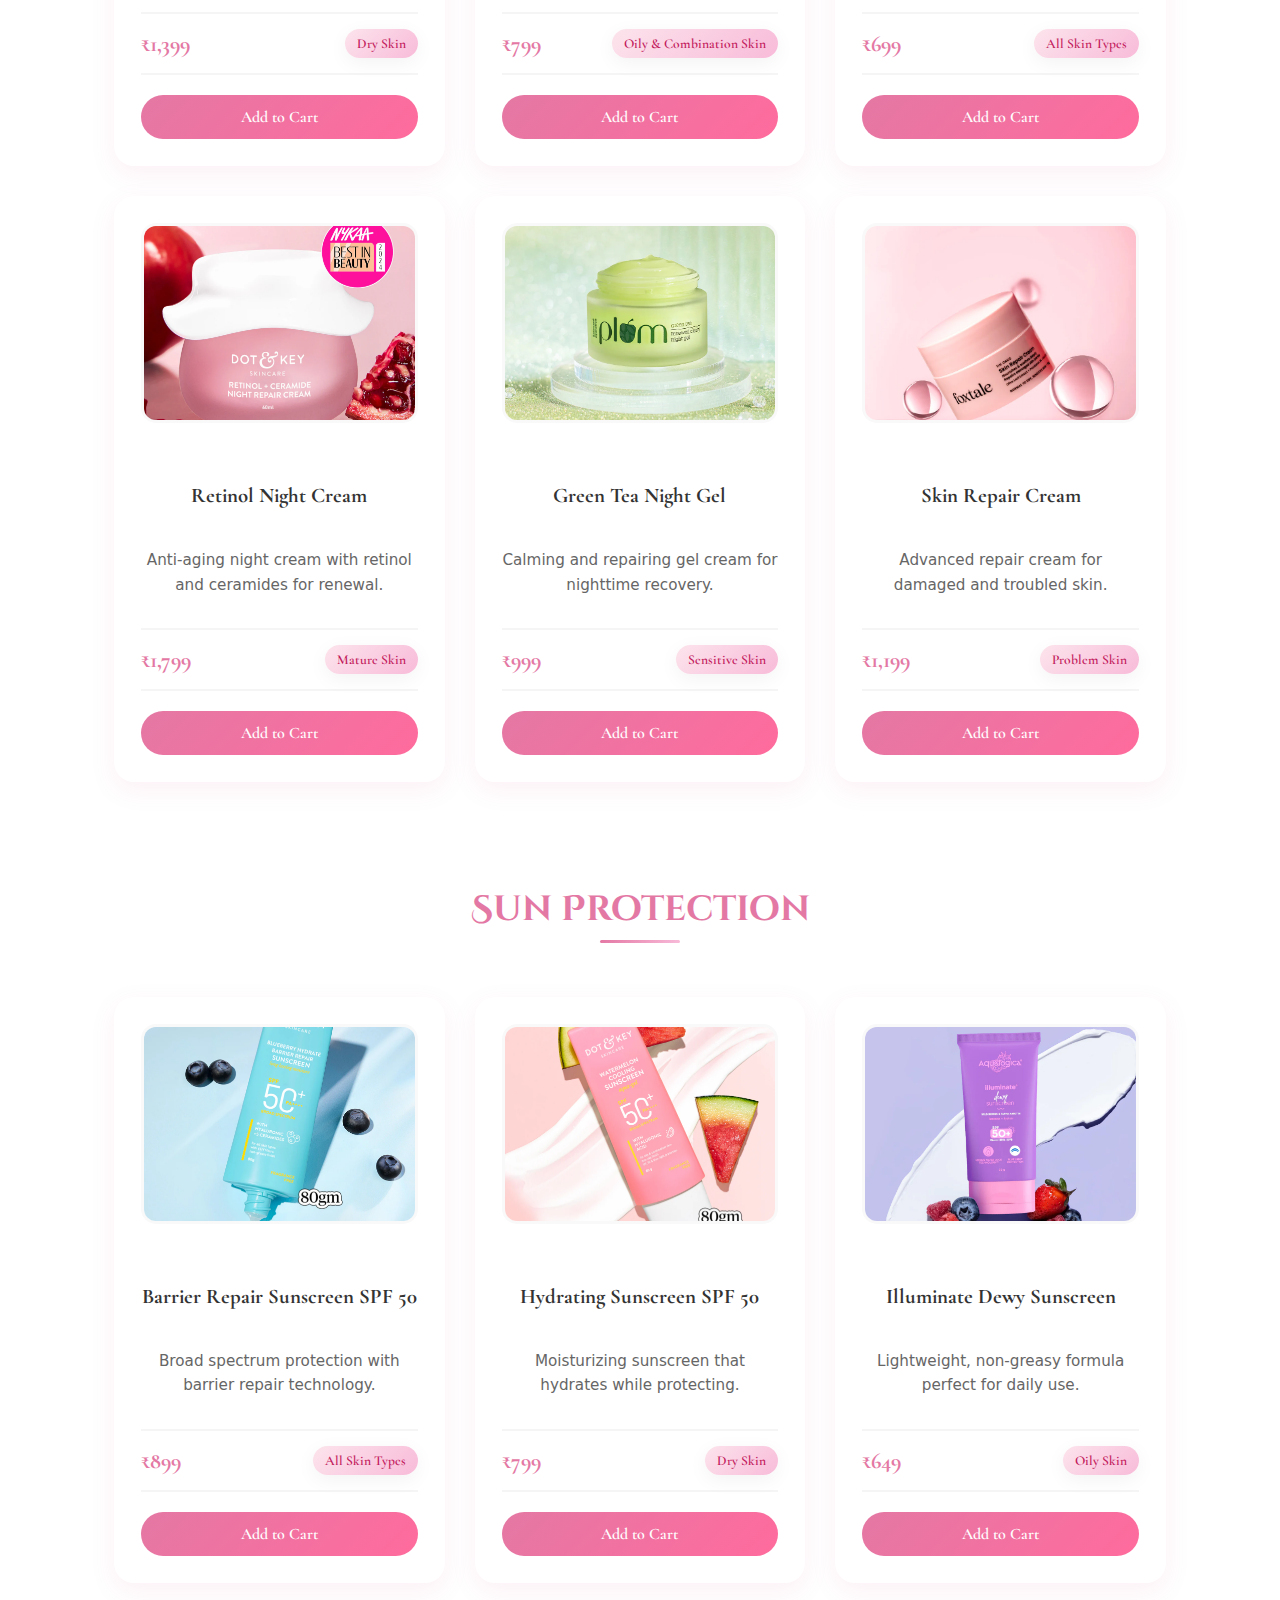
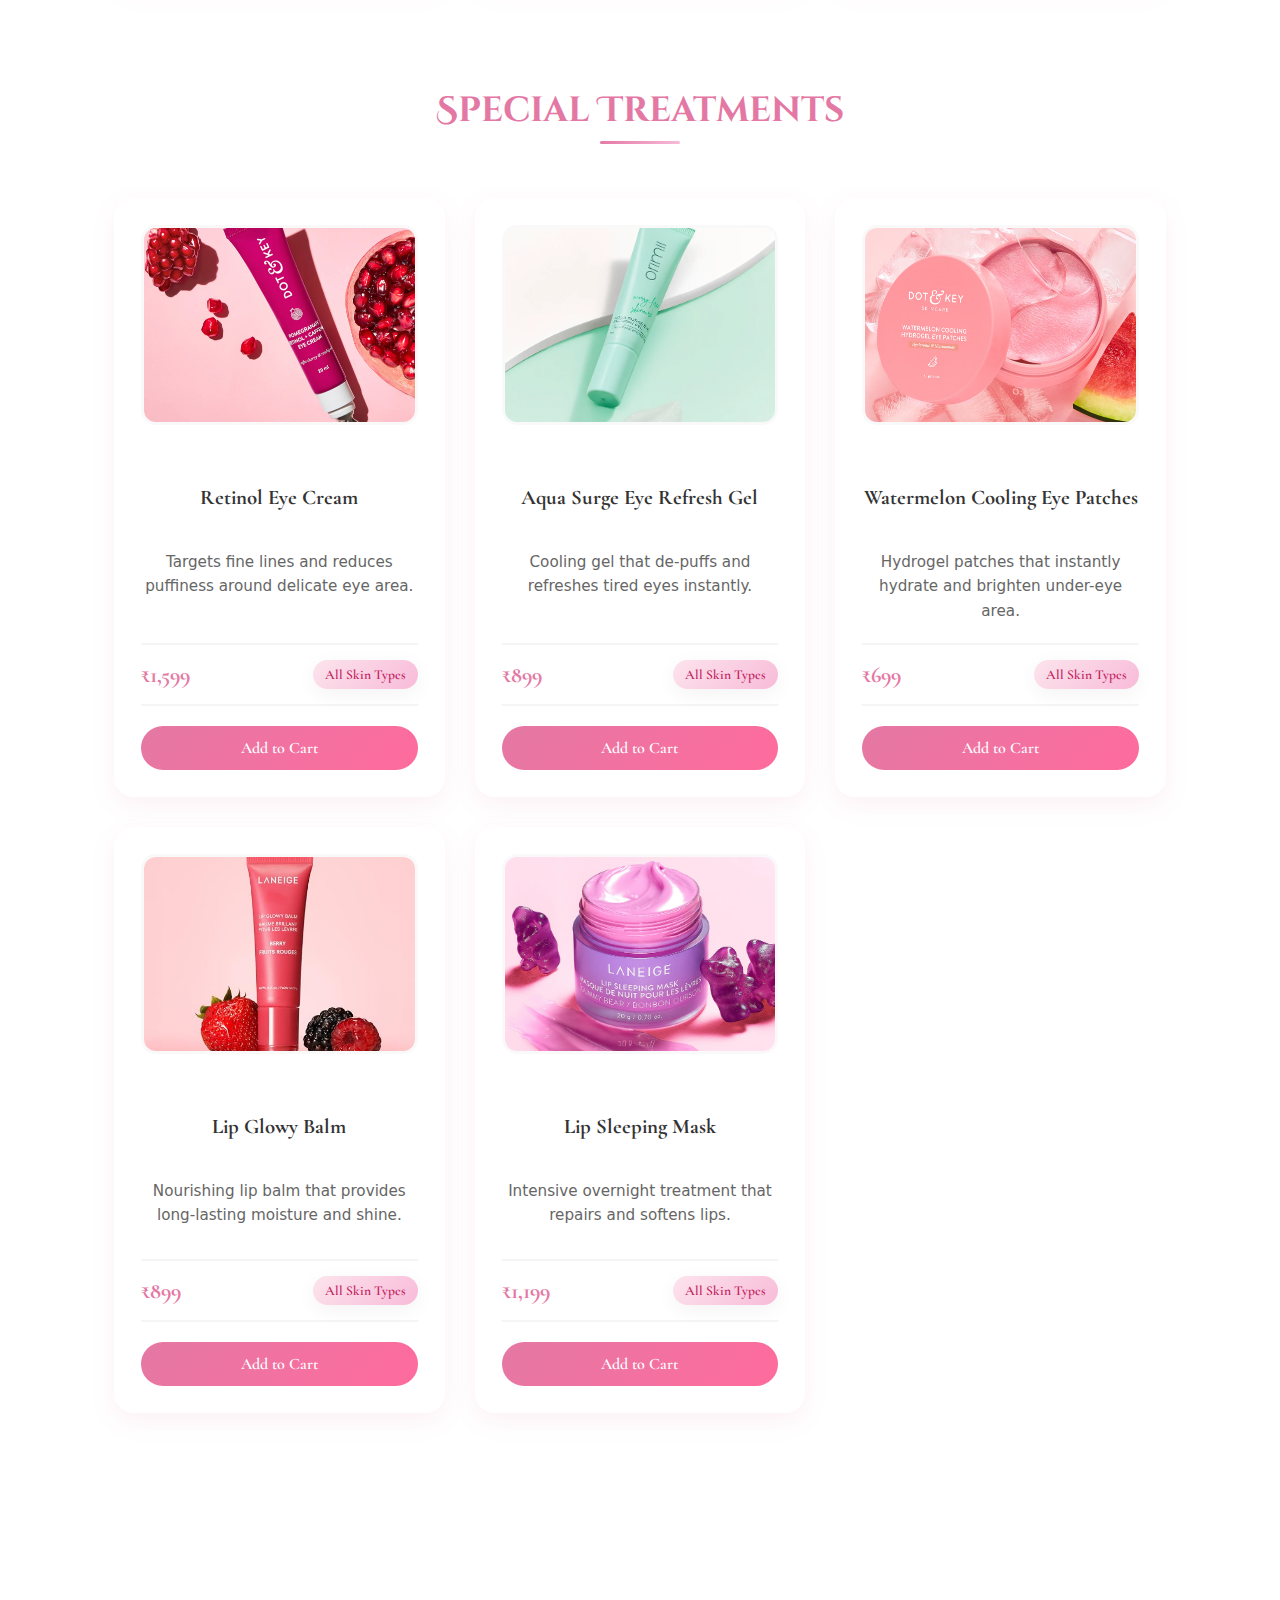
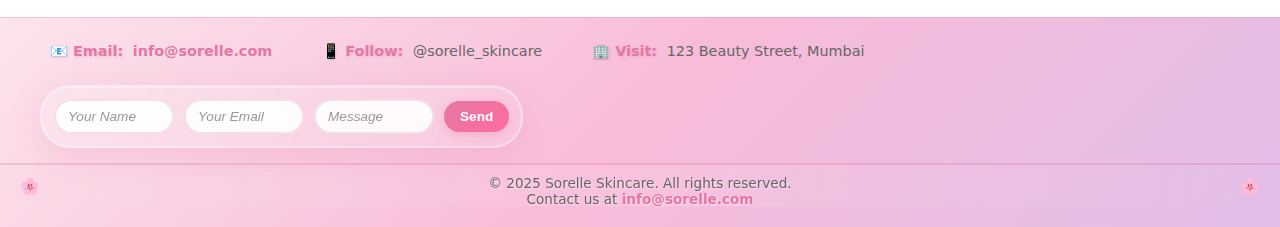
<file: products.html>
<!DOCTYPE html>
<html lang="en">
  <head>
    <meta charset="UTF-8" />
    <meta name="viewport" content="width=device-width, initial-scale=1.0" />
    <link
      href="https://fonts.googleapis.com/css2?family=Pacifico&display=swap"
      rel="stylesheet"
    />
    <link rel="stylesheet" href="css/style.css" />
    <link rel="stylesheet" href="css/ecommerce-styles.css" />
    <title>Products - Sorelle</title>
  </head>

  <body>
    <header class="main-header">
      <div class="container header-container">
        <h2 class="logo">Sorelle</h2>
        <nav class="main-nav">
          <ul class="nav-list">
            <li><a href="index.html">Home</a></li>
            <li><a href="index.html#skin-types">Skin Type</a></li>
            <li><a href="products.html" class="active-link">Products</a></li>
            <li><a href="index.html#contact">Contact</a></li>
            <li><a href="cart.html">Cart <span class="cart-count" id="cartCount">0</span></a></li>
            <!-- Authentication Menu - Dynamic -->
            <li id="authMenu">
              <!-- Will be populated by JavaScript -->
            </li>
          </ul>
        </nav>    
      </div>
    </header>
    
    <section class="products-hero">
      <div class="hero-content">
        <h1 class="products-heading">Our Product Collection</h1>
        <p class="products-description">Discover premium skincare products curated for every skin type and concern</p>
      </div>
    </section>

    <!-- Product Categories -->
    <section class="products-section">
      <div class="products-container">
        <div class="category-filters">
          <button class="filter-btn active" onclick="filterProducts('all')">All Products</button>
          <button class="filter-btn" onclick="filterProducts('cleansers')">Cleansers</button>
          <button class="filter-btn" onclick="filterProducts('toners')">Toners</button>
          <button class="filter-btn" onclick="filterProducts('serums')">Serums</button>
          <button class="filter-btn" onclick="filterProducts('moisturizers')">Moisturizers</button>
          <button class="filter-btn" onclick="filterProducts('sunscreens')">Sunscreens</button>
          <button class="filter-btn" onclick="filterProducts('treatments')">Treatments</button>
        </div>

        <!-- Cleansers -->
        <div class="products-category">
          <h2 class="category-title">Cleansers</h2>
          <div class="product-grid">
            <div class="product-item" data-category="cleansers">
              <img src="img/cleanser.webp" alt="Gentle Cleanser" />
              <h4>Gentle Daily Cleanser</h4>
              <p>Perfect for dry skin. Removes impurities without stripping natural moisture.</p>
              <div class="product-details">
                <span class="price">₹899</span>
                <span class="skin-type">Dry Skin</span>
              </div>
              <button class="add-to-cart-btn" onclick="addToCart('cleanser-1', 'Deep Cleansing Face Wash', 499, 'img/cleanser.webp', 'Oily Skin')">Add to Cart</button>
            </div>

            <div class="product-item" data-category="cleansers">
              <img src="img/cleanseroily.webp" alt="Oil Control Cleanser" />
              <h4>Oil Control Gel Cleanser</h4>
              <p>Specially formulated for oily skin. Controls excess oil and prevents breakouts.</p>
              <div class="product-details">
                <span class="price">₹799</span>
                <span class="skin-type">Oily Skin</span>
              </div>
              <button class="add-to-cart-btn" onclick="addToCart('cleanser-2', 'Vitamin C+E Gel Face Wash', 599, 'img/gel cleanser.webp', 'All Skin Types')">Add to Cart</button>
            </div>

            <div class="product-item" data-category="cleansers">
              <img src="img/balancing.webp" alt="Balancing Cleanser" />
              <h4>pH Balancing Cleanser</h4>
              <p>Ideal for combination skin. Balances oily and dry areas effectively.</p>
              <div class="product-details">
                <span class="price">₹1,099</span>
                <span class="skin-type">Combination Skin</span>
              </div>
              <button class="add-to-cart-btn" onclick="addToCart('cleanser-3', 'pH Balance Gentle Face Wash', 699, 'img/cleanseroily.webp', 'Dry & Sensitive Skin')">Add to Cart</button>
            </div>

            <div class="product-item" data-category="cleansers">
              <img src="img/gel cleanser.webp" alt="Gel Cleanser" />
              <h4>Refreshing Gel Cleanser</h4>
              <p>Lightweight gel formula that deeply cleanses without over-drying.</p>
              <div class="product-details">
                <span class="price">₹849</span>
                <span class="skin-type">All Skin Types</span>
              </div>
              <button class="add-to-cart-btn" onclick="addToCart('cleanser-4', 'Watermelon Vitamin C Face Wash', 799, 'img/gel cleanser.webp', 'Combination Skin')">Add to Cart</button>
            </div>
          </div>
        </div>

        <!-- Toners -->
        <div class="products-category">
          <h2 class="category-title">Toners & Mists</h2>
          <div class="product-grid">
            <div class="product-item" data-category="toners">
              <img src="img/toner.webp" alt="Hydrating Toner" />
              <h4>Hydrating Rice Water Toner</h4>
              <p>Deeply hydrating toner with niacinamide for dry and sensitive skin.</p>
              <div class="product-details">
                <span class="price">₹599</span>
                <span class="skin-type">Dry Skin</span>
              </div>
              <button class="add-to-cart-btn" onclick="addToCart('toner-1', 'Hydrating Rice Water Toner', 599, 'img/toner.webp', 'Dry Skin')">Add to Cart</button>
            </div>

            <div class="product-item" data-category="toners">
              <img src="img/toner2.webp" alt="Refreshing Toner" />
              <h4>Hydrate & Refresh Toning Mist</h4>
              <p>Instantly refreshes and hydrates skin throughout the day.</p>
              <div class="product-details">
                <span class="price">₹649</span>
                <span class="skin-type">Oily Skin</span>
              </div>
              <button class="add-to-cart-btn" onclick="addToCart('toner-2', 'Hydrate & Refresh Toning Mist', 649, 'img/toner2.webp', 'Oily Skin')">Add to Cart</button>
            </div>

            <div class="product-item" data-category="toners">
              <img src="img/toner3.webp" alt="Balancing Toner" />
              <h4>Tone It Up Balancing Toner</h4>
              <p>Balances oil production while maintaining hydration levels.</p>
              <div class="product-details">
                <span class="price">₹799</span>
                <span class="skin-type">Combination Skin</span>
              </div>
              <button class="add-to-cart-btn" onclick="addToCart('toner-3', 'Tone It Up Balancing Toner', 799, 'img/toner3.webp', 'Combination Skin')">Add to Cart</button>
            </div>
          </div>
        </div>

        <!-- Serums -->
        <div class="products-category">
          <h2 class="category-title">Serums & Treatments</h2>
          <div class="product-grid">
            <div class="product-item" data-category="serums">
              <img src="img/serum.webp" alt="Hyaluronic Acid Serum" />
              <h4>Hyaluronic Acid Concentrate</h4>
              <p>Intense hydration serum that plumps and smooths skin texture.</p>
              <div class="product-details">
                <span class="price">₹1,299</span>
                <span class="skin-type">All Skin Types</span>
              </div>
              <button class="add-to-cart-btn" onclick="addToCart('serum-1', 'Hyaluronic Acid Concentrate', 1299, 'img/serum.webp', 'All Skin Types')">Add to Cart</button>
            </div>

            <div class="product-item" data-category="serums">
              <img src="img/serum2.webp" alt="Vitamin C Serum" />
              <h4>C For Yourself Vitamin C Serum</h4>
              <p>Brightening serum that evens skin tone and adds radiance.</p>
              <div class="product-details">
                <span class="price">₹999</span>
                <span class="skin-type">All Skin Types</span>
              </div>
              <button class="add-to-cart-btn" onclick="addToCart('serum-2', 'C For Yourself Vitamin C Serum', 999, 'img/serum2.webp', 'All Skin Types')">Add to Cart</button>
            </div>

            <div class="product-item" data-category="serums">
              <img src="img/Niacinamide Serum.webp" alt="Niacinamide Serum" />
              <h4>Niacinamide Pore Control Serum</h4>
              <p>Minimizes pores and controls oil production for smoother skin.</p>
              <div class="product-details">
                <span class="price">₹899</span>
                <span class="skin-type">Oily & Combination Skin</span>
              </div>
              <button class="add-to-cart-btn" onclick="addToCart('serum-3', 'Niacinamide Pore Control Serum', 899, 'img/Niacinamide Serum.webp', 'Oily & Combination Skin')">Add to Cart</button>
            </div>

            <div class="product-item" data-category="serums">
              <img src="img/facial-oil.webp" alt="Facial Oil" />
              <h4>Pomegranate Facial Oil</h4>
              <p>Nourishing facial oil that strengthens skin barrier overnight.</p>
              <div class="product-details">
                <span class="price">₹1,499</span>
                <span class="skin-type">Dry Skin</span>
              </div>
              <button class="add-to-cart-btn" onclick="addToCart('serum-4', 'Pomegranate Facial Oil', 1499, 'img/facial-oil.webp', 'Dry Skin')">Add to Cart</button>
            </div>
          </div>
        </div>

        <!-- Moisturizers -->
        <div class="products-category">
          <h2 class="category-title">Moisturizers & Creams</h2>
          <div class="product-grid">
            <div class="product-item" data-category="moisturizers">
              <img src="img/moisturizer.webp" alt="Rich Moisturizer" />
              <h4>Golden Hour Glow Moisturizer</h4>
              <p>Rich, luxurious moisturizer for intense hydration and glow.</p>
              <div class="product-details">
                <span class="price">₹1,399</span>
                <span class="skin-type">Dry Skin</span>
              </div>
              <button class="add-to-cart-btn" onclick="addToCart('moisturizer-1', 'Golden Hour Glow Moisturizer', 1399, 'img/moisturizer.webp', 'Dry Skin')">Add to Cart</button>
            </div>

            <div class="product-item" data-category="moisturizers">
              <img src="img/moisturizer2.webp" alt="Gel Moisturizer" />
              <h4>Illuminate Hydra Gel Moisturizer</h4>
              <p>Lightweight gel moisturizer perfect for oily and combination skin.</p>
              <div class="product-details">
                <span class="price">₹799</span>
                <span class="skin-type">Oily & Combination Skin</span>
              </div>
              <button class="add-to-cart-btn" onclick="addToCart('moisturizer-2', 'Illuminate Hydra Gel Moisturizer', 899, 'img/light moisturizer.webp', 'Oily & Combination Skin')">Add to Cart</button>
            </div>

            <div class="product-item" data-category="moisturizers">
              <img src="img/light moisturizer.webp" alt="Light Moisturizer" />
              <h4>Clear Moisture Gel Cream</h4>
              <p>Non-greasy moisturizer that fades blemishes and brightens skin.</p>
              <div class="product-details">
                <span class="price">₹699</span>
                <span class="skin-type">All Skin Types</span>
              </div>
              <button class="add-to-cart-btn" onclick="addToCart('moisturizer-3', 'Clear Moisture Gel Cream', 749, 'img/gel cream.webp', 'All Skin Types')">Add to Cart</button>
            </div>

            <div class="product-item" data-category="moisturizers">
              <img src="img/night cream.webp" alt="Night Cream" />
              <h4>Retinol Night Cream</h4>
              <p>Anti-aging night cream with retinol and ceramides for renewal.</p>
              <div class="product-details">
                <span class="price">₹1,799</span>
                <span class="skin-type">Mature Skin</span>
              </div>
              <button class="add-to-cart-btn" onclick="addToCart('moisturizer-4', 'Age Defense Night Cream', 1299, 'img/night cream.webp', 'Mature Skin')">Add to Cart</button>
            </div>

            <div class="product-item" data-category="moisturizers">
              <img src="img/gel cream.webp" alt="Gel Night Cream" />
              <h4>Green Tea Night Gel</h4>
              <p>Calming and repairing gel cream for nighttime recovery.</p>
              <div class="product-details">
                <span class="price">₹999</span>
                <span class="skin-type">Sensitive Skin</span>
              </div>
              <button class="add-to-cart-btn" onclick="addToCart('moisturizer-5', 'Green Tea Night Gel', 999, 'img/cooling gel.webp', 'Sensitive Skin')">Add to Cart</button>
            </div>

            <div class="product-item" data-category="moisturizers">
              <img src="img/cream.webp" alt="Repair Cream" />
              <h4>Skin Repair Cream</h4>
              <p>Advanced repair cream for damaged and troubled skin.</p>
              <div class="product-details">
                <span class="price">₹1,199</span>
                <span class="skin-type">Problem Skin</span>
              </div>
              <button class="add-to-cart-btn" onclick="addToCart('moisturizer-6', 'Skin Repair Cream', 1199, 'img/cream.webp', 'Damaged Skin')">Add to Cart</button>
            </div>
          </div>
        </div>

        <!-- Sunscreens -->
        <div class="products-category">
          <h2 class="category-title">Sun Protection</h2>
          <div class="product-grid">
            <div class="product-item" data-category="sunscreens">
              <img src="img/sunscreen.webp" alt="Barrier Repair Sunscreen" />
              <h4>Barrier Repair Sunscreen SPF 50</h4>
              <p>Broad spectrum protection with barrier repair technology.</p>
              <div class="product-details">
                <span class="price">₹899</span>
                <span class="skin-type">All Skin Types</span>
              </div>
              <button class="add-to-cart-btn" onclick="addToCart('sunscreen-1', 'Barrier Repair Sunscreen SPF 50', 799, 'img/sunscreen.webp', 'All Skin Types')">Add to Cart</button>
            </div>

            <div class="product-item" data-category="sunscreens">
              <img src="img/sunscreen2.webp" alt="Hydrating Sunscreen" />
              <h4>Hydrating Sunscreen SPF 50</h4>
              <p>Moisturizing sunscreen that hydrates while protecting.</p>
              <div class="product-details">
                <span class="price">₹799</span>
                <span class="skin-type">Dry Skin</span>
              </div>
              <button class="add-to-cart-btn" onclick="addToCart('sunscreen-2', 'Hydrating Sunscreen SPF 50', 799, 'img/sunscreen2.webp', 'Dry Skin')">Add to Cart</button>
            </div>

            <div class="product-item" data-category="sunscreens">
              <img src="img/sunscreen3.webp" alt="Matte Sunscreen" />
              <h4>Illuminate Dewy Sunscreen</h4>
              <p>Lightweight, non-greasy formula perfect for daily use.</p>
              <div class="product-details">
                <span class="price">₹649</span>
                <span class="skin-type">Oily Skin</span>
              </div>
              <button class="add-to-cart-btn" onclick="addToCart('sunscreen-3', 'Illuminate Dewy Sunscreen', 649, 'img/sunscreen3.webp', 'Oily Skin')">Add to Cart</button>
            </div>
          </div>
        </div>

        <!-- Special Treatments -->
        <div class="products-category">
          <h2 class="category-title">Special Treatments</h2>
          <div class="product-grid">
            <div class="product-item" data-category="treatments">
              <img src="img/eye cream.webp" alt="Retinol Eye Cream" />
              <h4>Retinol Eye Cream</h4>
              <p>Targets fine lines and reduces puffiness around delicate eye area.</p>
              <div class="product-details">
                <span class="price">₹1,599</span>
                <span class="skin-type">All Skin Types</span>
              </div>
              <button class="add-to-cart-btn" onclick="addToCart('treatment-1', 'Retinol Eye Cream', 1599, 'img/eye cream.webp', 'All Skin Types')">Add to Cart</button>
            </div>

            <div class="product-item" data-category="treatments">
              <img src="img/cooling gel.webp" alt="Eye Refresh Gel" />
              <h4>Aqua Surge Eye Refresh Gel</h4>
              <p>Cooling gel that de-puffs and refreshes tired eyes instantly.</p>
              <div class="product-details">
                <span class="price">₹899</span>
                <span class="skin-type">All Skin Types</span>
              </div>
              <button class="add-to-cart-btn" onclick="addToCart('treatment-2', 'Aqua Surge Eye Refresh Gel', 899, 'img/cooling gel.webp', 'All Skin Types')">Add to Cart</button>
            </div>

            <div class="product-item" data-category="treatments">
              <img src="img/patches.webp" alt="Eye Patches" />
              <h4>Watermelon Cooling Eye Patches</h4>
              <p>Hydrogel patches that instantly hydrate and brighten under-eye area.</p>
              <div class="product-details">
                <span class="price">₹699</span>
                <span class="skin-type">All Skin Types</span>
              </div>
              <button class="add-to-cart-btn" onclick="addToCart('treatment-3', 'Watermelon Cooling Eye Patches', 699, 'img/patches.webp', 'All Skin Types')">Add to Cart</button>
            </div>

            <div class="product-item" data-category="treatments">
              <img src="img/lip balm.jpg" alt="Lip Glowy Balm" />
              <h4>Lip Glowy Balm</h4>
              <p>Nourishing lip balm that provides long-lasting moisture and shine.</p>
              <div class="product-details">
                <span class="price">₹899</span>
                <span class="skin-type">All Skin Types</span>
              </div>
              <button class="add-to-cart-btn" onclick="addToCart('treatment-4', 'Lip Glowy Balm', 1299, 'img/lip balm.jpg', 'All Skin Types')">Add to Cart</button>
            </div>

            <div class="product-item" data-category="treatments">
              <img src="img/lip mask.webp" alt="Lip Sleeping Mask" />
              <h4>Lip Sleeping Mask</h4>
              <p>Intensive overnight treatment that repairs and softens lips.</p>
              <div class="product-details">
                <span class="price">₹1,199</span>
                <span class="skin-type">All Skin Types</span>
              </div>
              <button class="add-to-cart-btn" onclick="addToCart('treatment-5', 'Lip Sleeping Mask', 1599, 'img/lip mask.webp', 'All Skin Types')">Add to Cart</button>
            </div>
          </div>
        </div>
      </div>
    </section>

    <footer class="footer" id="contact">
      <div class="contact-section">
        <div class="contact-inline">
          <div class="contact-info-inline">
            <span class="contact-item-inline">
              <strong>📧 Email:</strong> <a href="mailto:info@sorelle.com">info@sorelle.com</a>
            </span>
            <span class="contact-item-inline">
              <strong>📱 Follow:</strong> @sorelle_skincare
            </span>
            <span class="contact-item-inline">
              <strong>🏢 Visit:</strong> 123 Beauty Street, Mumbai
            </span>
          </div>
          <div class="contact-form-inline">
            <form id="contactForm" class="inline-form">
              <input type="text" placeholder="Your Name" required>
              <input type="email" placeholder="Your Email" required>
              <input type="text" placeholder="Message" required>
              <button type="submit">Send</button>
            </form>
          </div>
        </div>
      </div>
      <div class="footer-bottom">
        <p class="footer-text">&copy; 2025 Sorelle Skincare. All rights reserved.</p>
        <p class="footer-text">Contact us at <a href="mailto:info@sorelle.com">info@sorelle.com</a></p>
      </div>
    </footer>

    <script>
      function filterProducts(category) {
        // Update active filter button
        document.querySelectorAll('.filter-btn').forEach(btn => {
          btn.classList.remove('active');
        });
        event.target.classList.add('active');

        // Show/hide products
        const products = document.querySelectorAll('.product-item');
        const categories = document.querySelectorAll('.products-category');

        if (category === 'all') {
          categories.forEach(cat => cat.style.display = 'block');
          products.forEach(product => product.style.display = 'block');
        } else {
          categories.forEach(cat => cat.style.display = 'none');
          products.forEach(product => {
            if (product.dataset.category === category) {
              product.style.display = 'block';
              product.parentElement.parentElement.style.display = 'block';
            } else {
              product.style.display = 'none';
            }
          });
        }
      }

      // Contact form handling
      document.getElementById('contactForm').addEventListener('submit', function(e) {
        e.preventDefault();
        alert('Thank you for your message! We\'ll get back to you soon.');
        this.reset();
      });

      // Cart functionality
      function updateCartCount() {
        const cart = JSON.parse(localStorage.getItem('cart') || '[]');
        const totalItems = cart.reduce((sum, item) => sum + item.quantity, 0);
        const cartCount = document.getElementById('cartCount');
        if (cartCount) {
          cartCount.textContent = totalItems;
        }
      }

      function addToCart(id, name, price, image, skinType) {
        let cart = JSON.parse(localStorage.getItem('cart') || '[]');
        
        // Check if item already exists
        const existingItem = cart.find(item => item.id === id);
        
        if (existingItem) {
          existingItem.quantity += 1;
        } else {
          cart.push({
            id: id,
            name: name,
            price: price,
            image: image,
            skinType: skinType,
            quantity: 1
          });
        }
        
        localStorage.setItem('cart', JSON.stringify(cart));
        updateCartCount();
        showCartNotification(name);
        
        // Visual feedback on button
        const button = event.target;
        const originalText = button.textContent;
        button.classList.add('added');
        button.textContent = 'Added!';
        
        setTimeout(() => {
          button.classList.remove('added');
          button.textContent = originalText;
        }, 2000);
      }

      function showCartNotification(productName) {
        // Remove existing notification
        const existingNotification = document.querySelector('.cart-notification');
        if (existingNotification) {
          existingNotification.remove();
        }
        
        // Create notification
        const notification = document.createElement('div');
        notification.className = 'cart-notification';
        notification.innerHTML = `
          <div>
            <strong>${productName}</strong> added to cart!
            <button class="close-notification" onclick="this.parentElement.parentElement.remove()">&times;</button>
          </div>
        `;
        
        document.body.appendChild(notification);
        
        // Show notification
        setTimeout(() => notification.classList.add('show'), 100);
        
        // Auto hide after 3 seconds
        setTimeout(() => {
          notification.classList.remove('show');
          setTimeout(() => notification.remove(), 300);
        }, 3000);
      }

      // Initialize cart count on page load
      document.addEventListener('DOMContentLoaded', function() {
        updateCartCount();
        updateAuthMenu();
        displayProducts();
      });

      // Authentication Menu Management
      function updateAuthMenu() {
        const authMenu = document.getElementById('authMenu');
        const currentUser = JSON.parse(localStorage.getItem('currentUser') || 'null');
        
        if (currentUser) {
          // Handle different user data structures - check for fullName, firstName, username, etc.
          const userName = currentUser.firstName || currentUser.fullName || currentUser.username || currentUser.name || 'User';
          const initials = (currentUser.firstName && currentUser.lastName) 
            ? (currentUser.firstName.charAt(0) + currentUser.lastName.charAt(0)).toUpperCase()
            : (currentUser.fullName ? currentUser.fullName.split(' ').map(n => n.charAt(0)).join('').toUpperCase() : 'U');
          
          authMenu.innerHTML = `
            <div class="user-menu">
              <div class="user-greeting" onclick="toggleDropdown()">
                <span class="user-name">${userName}</span>
                <span class="dropdown-arrow">▼</span>
              </div>
              <div class="dropdown-menu" id="dropdownMenu">
                <a href="dashboard.html" class="dropdown-item">
                  <span class="dropdown-icon">📊</span>
                  Dashboard
                </a>
                <a href="orders.html" class="dropdown-item">
                  <span class="dropdown-icon">📦</span>
                  My Orders
                </a>
                <a href="profile.html" class="dropdown-item">
                  <span class="dropdown-icon">👤</span>
                  Profile
                </a>
                <hr class="dropdown-divider">
                <a href="#" class="dropdown-item" onclick="logout()">
                  <span class="dropdown-icon">🚪</span>
                  Logout
                </a>
              </div>
            </div>
          `;
        } else {
          authMenu.innerHTML = `
            <a href="login.html" class="login-btn">Login</a>
            <a href="register.html" class="register-btn">Register</a>
          `;
        }
      }

      function toggleDropdown() {
        const dropdownMenu = document.getElementById('dropdownMenu');
        if (dropdownMenu) {
          dropdownMenu.classList.toggle('show');
        }
      }

      // Close dropdown when clicking outside
      document.addEventListener('click', function(event) {
        const userMenu = event.target.closest('.user-menu');
        if (!userMenu) {
          const dropdownMenu = document.getElementById('dropdownMenu');
          if (dropdownMenu) {
            dropdownMenu.classList.remove('show');
          }
        }
      });

      function logout() {
        if (confirm('Are you sure you want to logout?')) {
          localStorage.removeItem('currentUser');
          localStorage.setItem('guestCart', localStorage.getItem('cart') || '[]');
          updateAuthMenu();
          window.location.reload();
        }
      }
    </script>
  </body>
</html>
</file>
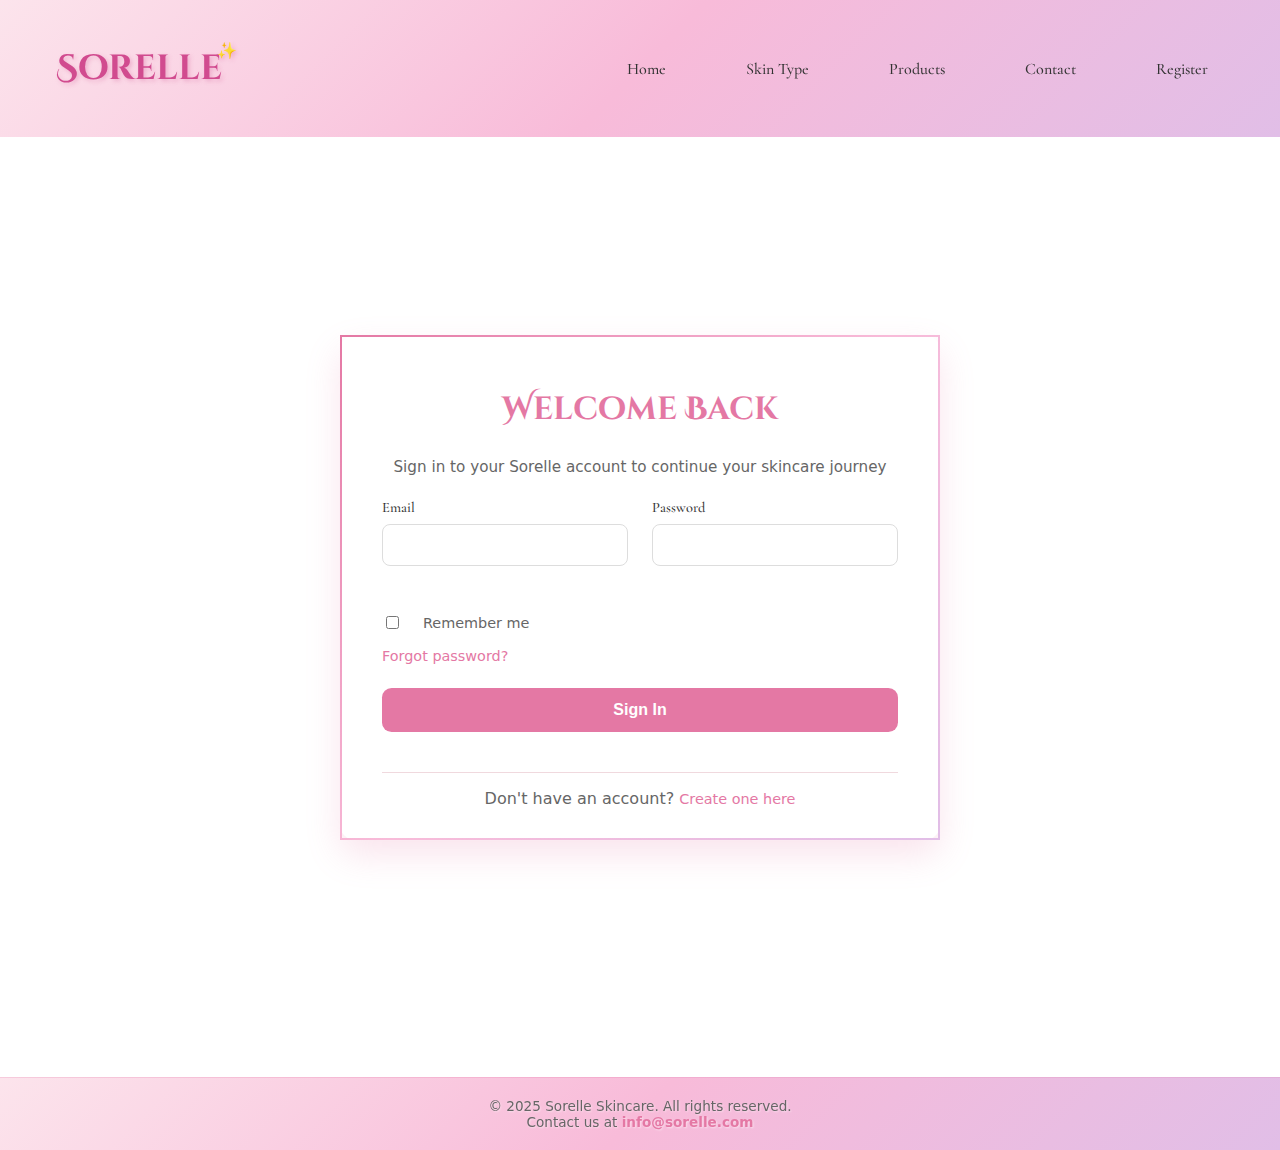
<file: profile.html>
<!DOCTYPE html>
<html lang="en">
  <head>
    <meta charset="UTF-8" />
    <meta name="viewport" content="width=device-width, initial-scale=1.0" />
    <link
      href="https://fonts.googleapis.com/css2?family=Pacifico&display=swap"
      rel="stylesheet"
    />
    <link rel="stylesheet" href="css/style.css" />
    <link rel="stylesheet" href="css/ecommerce-styles.css" />
    <title>My Profile - Sorelle</title>
  </head>

  <body>
    <header class="main-header">
      <div class="container header-container">
        <h2 class="logo">Sorelle</h2>
        <nav class="main-nav">
          <ul class="nav-list">
            <li><a href="index.html">Home</a></li>
            <li><a href="products.html">Products</a></li>
            <li><a href="dashboard.html">Dashboard</a></li>
            <li><a href="cart.html">Cart (<span id="cartCount">0</span>)</a></li>
            <li id="authMenu">
              <!-- Will be populated by JavaScript -->
            </li>
          </ul>
        </nav>    
      </div>
    </header>
    
    <section class="profile-section">
      <div class="profile-container">
        <div class="profile-header">
          <div class="profile-avatar" id="profileAvatar">
            <!-- Will be populated by JavaScript -->
          </div>
          <div class="profile-info" id="profileInfo">
            <!-- Will be populated by JavaScript -->
          </div>
        </div>
        
        <!-- Profile Navigation Tabs -->
        <div class="profile-nav">
          <button class="profile-tab active" onclick="showTab('personal')">Personal Info</button>
          <button class="profile-tab" onclick="showTab('preferences')">Preferences</button>
          <button class="profile-tab" onclick="showTab('addresses')">Addresses</button>
          <button class="profile-tab" onclick="showTab('security')">Security</button>
          <button class="profile-tab" onclick="showTab('data')">Data Insights</button>
        </div>
        
        <!-- Personal Information Tab -->
        <div class="profile-content" id="personal-tab">
          <div class="profile-card">
            <h3>Personal Information</h3>
            <form id="personalInfoForm" class="profile-form">
              <div class="form-row">
                <div class="form-group">
                  <label for="firstName">First Name</label>
                  <input type="text" id="firstName" name="firstName" required>
                </div>
                <div class="form-group">
                  <label for="lastName">Last Name</label>
                  <input type="text" id="lastName" name="lastName" required>
                </div>
              </div>
              <div class="form-row">
                <div class="form-group">
                  <label for="email">Email</label>
                  <input type="email" id="email" name="email" required readonly>
                </div>
                <div class="form-group">
                  <label for="phone">Phone</label>
                  <input type="tel" id="phone" name="phone">
                </div>
              </div>
              <div class="form-row">
                <div class="form-group">
                  <label for="dateOfBirth">Date of Birth</label>
                  <input type="date" id="dateOfBirth" name="dateOfBirth">
                </div>
                <div class="form-group">
                  <label for="gender">Gender</label>
                  <select id="gender" name="gender">
                    <option value="">Select Gender</option>
                    <option value="female">Female</option>
                    <option value="male">Male</option>
                    <option value="other">Other</option>
                    <option value="prefer-not-to-say">Prefer not to say</option>
                  </select>
                </div>
              </div>
              <button type="submit" class="save-btn">Save Changes</button>
            </form>
          </div>
        </div>
        
        <!-- Preferences Tab -->
        <div class="profile-content hidden" id="preferences-tab">
          <div class="profile-card">
            <h3>Skin Care Preferences</h3>
            <form id="preferencesForm" class="profile-form">
              <div class="form-group">
                <label for="skinType">Primary Skin Type</label>
                <select id="skinType" name="skinType">
                  <option value="">Select Skin Type</option>
                  <option value="oily">Oily Skin</option>
                  <option value="dry">Dry Skin</option>
                  <option value="combination">Combination Skin</option>
                  <option value="sensitive">Sensitive Skin</option>
                  <option value="normal">Normal Skin</option>
                </select>
              </div>
              <div class="form-group">
                <label>Skin Concerns (Select all that apply)</label>
                <div class="checkbox-group">
                  <label class="checkbox-label">
                    <input type="checkbox" name="concerns" value="acne">
                    <span class="checkmark"></span>
                    Acne & Breakouts
                  </label>
                  <label class="checkbox-label">
                    <input type="checkbox" name="concerns" value="aging">
                    <span class="checkmark"></span>
                    Anti-Aging
                  </label>
                  <label class="checkbox-label">
                    <input type="checkbox" name="concerns" value="dryness">
                    <span class="checkmark"></span>
                    Dryness
                  </label>
                  <label class="checkbox-label">
                    <input type="checkbox" name="concerns" value="pigmentation">
                    <span class="checkmark"></span>
                    Pigmentation
                  </label>
                  <label class="checkbox-label">
                    <input type="checkbox" name="concerns" value="sensitivity">
                    <span class="checkmark"></span>
                    Sensitivity
                  </label>
                  <label class="checkbox-label">
                    <input type="checkbox" name="concerns" value="pores">
                    <span class="checkmark"></span>
                    Large Pores
                  </label>
                </div>
              </div>
              <div class="form-group">
                <label for="budget">Monthly Budget</label>
                <select id="budget" name="budget">
                  <option value="">Select Budget Range</option>
                  <option value="under-1000">Under ₹1,000</option>
                  <option value="1000-3000">₹1,000 - ₹3,000</option>
                  <option value="3000-5000">₹3,000 - ₹5,000</option>
                  <option value="5000-10000">₹5,000 - ₹10,000</option>
                  <option value="above-10000">Above ₹10,000</option>
                </select>
              </div>
              <div class="form-group">
                <label>Communication Preferences</label>
                <div class="checkbox-group">
                  <label class="checkbox-label">
                    <input type="checkbox" name="notifications" value="email">
                    <span class="checkmark"></span>
                    Email Notifications
                  </label>
                  <label class="checkbox-label">
                    <input type="checkbox" name="notifications" value="sms">
                    <span class="checkmark"></span>
                    SMS Notifications
                  </label>
                  <label class="checkbox-label">
                    <input type="checkbox" name="notifications" value="offers">
                    <span class="checkmark"></span>
                    Special Offers & Promotions
                  </label>
                  <label class="checkbox-label">
                    <input type="checkbox" name="notifications" value="routine">
                    <span class="checkmark"></span>
                    Routine Reminders
                  </label>
                </div>
              </div>
              <button type="submit" class="save-btn">Save Preferences</button>
            </form>
          </div>
        </div>
        
        <!-- Addresses Tab -->
        <div class="profile-content hidden" id="addresses-tab">
          <div class="profile-card">
            <div class="addresses-header">
              <h3>Saved Addresses</h3>
              <button class="add-address-btn" onclick="addNewAddress()">+ Add Address</button>
            </div>
            <div class="addresses-list" id="addressesList">
              <!-- Will be populated by JavaScript -->
            </div>
          </div>
        </div>
        
        <!-- Security Tab -->
        <div class="profile-content hidden" id="security-tab">
          <div class="profile-card">
            <h3>Security Settings</h3>
            <form id="securityForm" class="profile-form">
              <div class="form-group">
                <label for="currentPassword">Current Password</label>
                <input type="password" id="currentPassword" name="currentPassword" required>
              </div>
              <div class="form-group">
                <label for="newPassword">New Password</label>
                <input type="password" id="newPassword" name="newPassword" required>
              </div>
              <div class="form-group">
                <label for="confirmPassword">Confirm New Password</label>
                <input type="password" id="confirmPassword" name="confirmPassword" required>
              </div>
              <button type="submit" class="save-btn">Change Password</button>
            </form>
            
            <div class="security-options">
              <h4>Account Security</h4>
              <div class="security-item">
                <span>Two-Factor Authentication</span>
                <label class="switch">
                  <input type="checkbox" id="twoFactor">
                  <span class="slider"></span>
                </label>
              </div>
              <div class="security-item">
                <span>Email Verification for Orders</span>
                <label class="switch">
                  <input type="checkbox" id="emailVerification">
                  <span class="slider"></span>
                </label>
              </div>
            </div>
          </div>
        </div>
        
        <!-- Data Insights Tab -->
        <div class="profile-content hidden" id="data-tab">
          <div class="profile-card">
            <h3>Your Data Insights</h3>
            <div class="data-insights">
              <div class="insight-grid">
                <div class="insight-card">
                  <div class="insight-value" id="totalOrders">0</div>
                  <div class="insight-label">Total Orders</div>
                </div>
                <div class="insight-card">
                  <div class="insight-value" id="totalSpent">₹0</div>
                  <div class="insight-label">Total Spent</div>
                </div>
                <div class="insight-card">
                  <div class="insight-value" id="avgOrder">₹0</div>
                  <div class="insight-label">Average Order</div>
                </div>
                <div class="insight-card">
                  <div class="insight-value" id="loyaltyLevel">Bronze</div>
                  <div class="insight-label">Loyalty Level</div>
                </div>
              </div>
              
              <div class="purchase-patterns">
                <h4>Purchase Patterns</h4>
                <div class="pattern-list" id="patternsList">
                  <!-- Will be populated by JavaScript -->
                </div>
              </div>
              
              <div class="recommendations">
                <h4>Personalized Recommendations</h4>
                <div class="recommendation-list" id="recommendationsList">
                  <!-- Will be populated by JavaScript -->
                </div>
              </div>
            </div>
          </div>
        </div>
      </div>
    </section>

    <footer class="footer">
      <p class="footer-text">&copy; 2025 Sorelle Skincare. All rights reserved.</p>
      <p class="footer-text">Contact us at <a href="mailto:info@sorelle.com">info@sorelle.com</a></p>
    </footer>

    <script>
      let currentUser = null;
      
      document.addEventListener('DOMContentLoaded', function() {
        checkAuthentication();
        updateAuthMenu();
        updateCartCount();
        loadUserProfile();
        loadDataInsights();
      });

      function checkAuthentication() {
        currentUser = JSON.parse(localStorage.getItem('sorelleCurrentUser') || 'null');
        if (!currentUser) {
          alert('Please log in to view your profile.');
          window.location.href = 'login.html';
          return;
        }
      }

      function updateAuthMenu() {
        const authMenu = document.getElementById('authMenu');
        
        if (currentUser) {
          authMenu.innerHTML = `
            <div class="user-menu">
              <span class="user-greeting">Hi, ${currentUser.firstName}!</span>
              <div class="dropdown">
                <button class="dropdown-btn">Account ▼</button>
                <div class="dropdown-content">
                  <a href="dashboard.html">Dashboard</a>
                  <a href="orders.html">My Orders</a>
                  <a href="profile.html" class="active">Profile</a>
                  <a href="#" onclick="logout()">Logout</a>
                </div>
              </div>
            </div>
          `;
        }
      }

      function updateCartCount() {
        const cart = JSON.parse(localStorage.getItem('cart') || '[]');
        const totalItems = cart.reduce((sum, item) => sum + item.quantity, 0);
        document.getElementById('cartCount').textContent = totalItems;
      }

      function loadUserProfile() {
        // Load profile header
        const profileAvatar = document.getElementById('profileAvatar');
        const profileInfo = document.getElementById('profileInfo');
        
        profileAvatar.innerHTML = `
          <div class="avatar-circle">
            ${currentUser.firstName.charAt(0)}${currentUser.lastName ? currentUser.lastName.charAt(0) : ''}
          </div>
        `;
        
        profileInfo.innerHTML = `
          <h2>${currentUser.firstName} ${currentUser.lastName || ''}</h2>
          <p>${currentUser.email}</p>
          <p class="member-since">Member since ${new Date(currentUser.joinDate || Date.now()).toLocaleDateString('en-IN', { month: 'long', year: 'numeric' })}</p>
        `;
        
        // Load personal info form
        document.getElementById('firstName').value = currentUser.firstName || '';
        document.getElementById('lastName').value = currentUser.lastName || '';
        document.getElementById('email').value = currentUser.email || '';
        document.getElementById('phone').value = currentUser.phone || '';
        document.getElementById('dateOfBirth').value = currentUser.dateOfBirth || '';
        document.getElementById('gender').value = currentUser.gender || '';
        
        // Load preferences
        document.getElementById('skinType').value = currentUser.skinType || '';
        document.getElementById('budget').value = currentUser.budget || '';
        
        // Load concerns checkboxes
        const concerns = currentUser.concerns || [];
        concerns.forEach(concern => {
          const checkbox = document.querySelector(`input[name="concerns"][value="${concern}"]`);
          if (checkbox) checkbox.checked = true;
        });
        
        // Load notification preferences
        const notifications = currentUser.notifications || [];
        notifications.forEach(notification => {
          const checkbox = document.querySelector(`input[name="notifications"][value="${notification}"]`);
          if (checkbox) checkbox.checked = true;
        });
        
        // Load addresses
        loadAddresses();
      }

      function loadAddresses() {
        const addresses = currentUser.addresses || [];
        const addressesList = document.getElementById('addressesList');
        
        if (addresses.length === 0) {
          addressesList.innerHTML = '<p class="no-addresses">No saved addresses. Add your first address!</p>';
          return;
        }
        
        addressesList.innerHTML = addresses.map((address, index) => `
          <div class="address-card ${address.isDefault ? 'default' : ''}">
            <div class="address-header">
              <h4>${address.name} ${address.isDefault ? '<span class="default-tag">Default</span>' : ''}</h4>
              <div class="address-actions">
                <button onclick="editAddress(${index})">Edit</button>
                <button onclick="deleteAddress(${index})">Delete</button>
                ${!address.isDefault ? `<button onclick="setDefaultAddress(${index})">Set Default</button>` : ''}
              </div>
            </div>
            <div class="address-content">
              <p>${address.address}</p>
              <p>${address.city}, ${address.state} ${address.pincode}</p>
              <p>Phone: ${address.phone}</p>
            </div>
          </div>
        `).join('');
      }

      function loadDataInsights() {
        const orders = JSON.parse(localStorage.getItem('sorelleOrders') || '[]')
          .filter(order => order.userId === currentUser.email);
        
        const totalOrders = orders.length;
        const totalSpent = orders.reduce((sum, order) => sum + (order.totals?.total || order.total || 0), 0);
        const avgOrder = totalOrders > 0 ? totalSpent / totalOrders : 0;
        
        // Loyalty level calculation
        let loyaltyLevel = 'Bronze';
        if (totalSpent > 10000) loyaltyLevel = 'Platinum';
        else if (totalSpent > 5000) loyaltyLevel = 'Gold';
        else if (totalSpent > 2000) loyaltyLevel = 'Silver';
        
        document.getElementById('totalOrders').textContent = totalOrders;
        document.getElementById('totalSpent').textContent = `₹${totalSpent.toLocaleString()}`;
        document.getElementById('avgOrder').textContent = `₹${Math.round(avgOrder).toLocaleString()}`;
        document.getElementById('loyaltyLevel').textContent = loyaltyLevel;
        
        // Purchase patterns
        loadPurchasePatterns(orders);
        loadRecommendations(orders);
      }

      function loadPurchasePatterns(orders) {
        const patterns = [];
        
        if (orders.length > 0) {
          // Most popular product category
          const categoryCount = {};
          orders.forEach(order => {
            order.items.forEach(item => {
              const category = item.skinType || 'General';
              categoryCount[category] = (categoryCount[category] || 0) + item.quantity;
            });
          });
          
          const favoriteCategory = Object.keys(categoryCount).length > 0 ? 
            Object.keys(categoryCount).reduce((a, b) => categoryCount[a] > categoryCount[b] ? a : b) : 'General';
          
          patterns.push(`Your favorite category: ${favoriteCategory}`);
          
          // Shopping frequency
          const daysBetweenOrders = orders.length > 1 ? 
            (new Date(orders[0].date || orders[0].orderDate) - new Date(orders[orders.length - 1].date || orders[orders.length - 1].orderDate)) / (1000 * 60 * 60 * 24) / (orders.length - 1) : 0;
          
          if (daysBetweenOrders > 0) {
            patterns.push(`You shop approximately every ${Math.round(daysBetweenOrders)} days`);
          }
          
          // Average items per order
          const avgItems = orders.reduce((sum, order) => sum + order.items.length, 0) / orders.length;
          patterns.push(`Average items per order: ${Math.round(avgItems)}`);
        } else {
          patterns.push('Start shopping to see your purchase patterns!');
        }
        
        document.getElementById('patternsList').innerHTML = patterns.map(pattern => 
          `<div class="pattern-item">📊 ${pattern}</div>`
        ).join('');
      }

      function loadRecommendations(orders) {
        const recommendations = [];
        
        if (currentUser.skinType) {
          recommendations.push(`Based on your ${currentUser.skinType} skin type, try our specialized serums`);
        }
        
        if (currentUser.concerns && currentUser.concerns.length > 0) {
          recommendations.push(`Products for ${currentUser.concerns.join(', ')} are available in our targeted collection`);
        }
        
        if (orders.length > 3) {
          recommendations.push('You\'re a loyal customer! Check out our premium product line');
        }
        
        if (recommendations.length === 0) {
          recommendations.push('Complete your skin analysis to get personalized recommendations');
        }
        
        document.getElementById('recommendationsList').innerHTML = recommendations.map(rec => 
          `<div class="recommendation-item">✨ ${rec}</div>`
        ).join('');
      }

      function showTab(tabName) {
        // Hide all tabs
        document.querySelectorAll('.profile-content').forEach(tab => {
          tab.classList.add('hidden');
        });
        
        // Remove active class from all nav buttons
        document.querySelectorAll('.profile-tab').forEach(btn => {
          btn.classList.remove('active');
        });
        
        // Show selected tab
        document.getElementById(`${tabName}-tab`).classList.remove('hidden');
        
        // Add active class to clicked button
        event.target.classList.add('active');
      }

      // Form submissions
      document.getElementById('personalInfoForm').addEventListener('submit', function(e) {
        e.preventDefault();
        
        const formData = new FormData(this);
        const updatedUser = {...currentUser};
        
        for (let [key, value] of formData.entries()) {
          updatedUser[key] = value;
        }
        
        // Update in users array
        const users = JSON.parse(localStorage.getItem('sorelleUsers') || '[]');
        const userIndex = users.findIndex(u => u.email === currentUser.email);
        if (userIndex !== -1) {
          users[userIndex] = updatedUser;
          localStorage.setItem('sorelleUsers', JSON.stringify(users));
        }
        
        // Update current user
        localStorage.setItem('sorelleCurrentUser', JSON.stringify(updatedUser));
        currentUser = updatedUser;
        
        alert('Personal information updated successfully!');
        loadUserProfile();
      });

      document.getElementById('preferencesForm').addEventListener('submit', function(e) {
        e.preventDefault();
        
        const formData = new FormData(this);
        const updatedUser = {...currentUser};
        
        // Handle regular form fields
        updatedUser.skinType = formData.get('skinType');
        updatedUser.budget = formData.get('budget');
        
        // Handle checkbox arrays
        updatedUser.concerns = formData.getAll('concerns');
        updatedUser.notifications = formData.getAll('notifications');
        
        // Update in users array
        const users = JSON.parse(localStorage.getItem('sorelleUsers') || '[]');
        const userIndex = users.findIndex(u => u.email === currentUser.email);
        if (userIndex !== -1) {
          users[userIndex] = updatedUser;
          localStorage.setItem('sorelleUsers', JSON.stringify(users));
        }
        
        // Update current user
        localStorage.setItem('sorelleCurrentUser', JSON.stringify(updatedUser));
        currentUser = updatedUser;
        
        alert('Preferences updated successfully!');
        loadDataInsights(); // Refresh recommendations
      });

      document.getElementById('securityForm').addEventListener('submit', function(e) {
        e.preventDefault();
        
        const currentPassword = document.getElementById('currentPassword').value;
        const newPassword = document.getElementById('newPassword').value;
        const confirmPassword = document.getElementById('confirmPassword').value;
        
        if (currentPassword !== currentUser.password) {
          alert('Current password is incorrect!');
          return;
        }
        
        if (newPassword !== confirmPassword) {
          alert('New passwords do not match!');
          return;
        }
        
        if (newPassword.length < 6) {
          alert('New password must be at least 6 characters long!');
          return;
        }
        
        // Update password
        const updatedUser = {...currentUser, password: newPassword};
        
        // Update in users array
        const users = JSON.parse(localStorage.getItem('sorelleUsers') || '[]');
        const userIndex = users.findIndex(u => u.email === currentUser.email);
        if (userIndex !== -1) {
          users[userIndex] = updatedUser;
          localStorage.setItem('sorelleUsers', JSON.stringify(users));
        }
        
        // Update current user
        localStorage.setItem('sorelleCurrentUser', JSON.stringify(updatedUser));
        currentUser = updatedUser;
        
        alert('Password changed successfully!');
        this.reset();
      });

      function addNewAddress() {
        const address = {
          name: prompt('Address Name (e.g., Home, Office):') || 'New Address',
          address: prompt('Full Address:') || '',
          city: prompt('City:') || '',
          state: prompt('State:') || '',
          pincode: prompt('PIN Code:') || '',
          phone: prompt('Phone Number:') || '',
          isDefault: false
        };
        
        if (address.address && address.city && address.state && address.pincode) {
          const updatedUser = {...currentUser};
          updatedUser.addresses = updatedUser.addresses || [];
          
          // If this is the first address, make it default
          if (updatedUser.addresses.length === 0) {
            address.isDefault = true;
          }
          
          updatedUser.addresses.push(address);
          
          // Update in users array
          const users = JSON.parse(localStorage.getItem('sorelleUsers') || '[]');
          const userIndex = users.findIndex(u => u.email === currentUser.email);
          if (userIndex !== -1) {
            users[userIndex] = updatedUser;
            localStorage.setItem('sorelleUsers', JSON.stringify(users));
          }
          
          // Update current user
          localStorage.setItem('sorelleCurrentUser', JSON.stringify(updatedUser));
          currentUser = updatedUser;
          
          loadAddresses();
        } else {
          alert('Please fill all required fields!');
        }
      }

      function deleteAddress(index) {
        if (confirm('Are you sure you want to delete this address?')) {
          const updatedUser = {...currentUser};
          updatedUser.addresses.splice(index, 1);
          
          // If deleted address was default and there are other addresses, make the first one default
          if (updatedUser.addresses.length > 0 && !updatedUser.addresses.some(addr => addr.isDefault)) {
            updatedUser.addresses[0].isDefault = true;
          }
          
          // Update in users array
          const users = JSON.parse(localStorage.getItem('sorelleUsers') || '[]');
          const userIndex = users.findIndex(u => u.email === currentUser.email);
          if (userIndex !== -1) {
            users[userIndex] = updatedUser;
            localStorage.setItem('sorelleUsers', JSON.stringify(users));
          }
          
          // Update current user
          localStorage.setItem('sorelleCurrentUser', JSON.stringify(updatedUser));
          currentUser = updatedUser;
          
          loadAddresses();
        }
      }

      function setDefaultAddress(index) {
        const updatedUser = {...currentUser};
        
        // Remove default from all addresses
        updatedUser.addresses.forEach(addr => addr.isDefault = false);
        
        // Set new default
        updatedUser.addresses[index].isDefault = true;
        
        // Update in users array
        const users = JSON.parse(localStorage.getItem('sorelleUsers') || '[]');
        const userIndex = users.findIndex(u => u.email === currentUser.email);
        if (userIndex !== -1) {
          users[userIndex] = updatedUser;
          localStorage.setItem('sorelleUsers', JSON.stringify(users));
        }
        
        // Update current user
        localStorage.setItem('sorelleCurrentUser', JSON.stringify(updatedUser));
        currentUser = updatedUser;
        
        loadAddresses();
      }

      function logout() {
        if (confirm('Are you sure you want to logout?')) {
          localStorage.removeItem('sorelleCurrentUser');
          window.location.href = 'index.html';
        }
      }
    </script>
  </body>
</html>
</file>
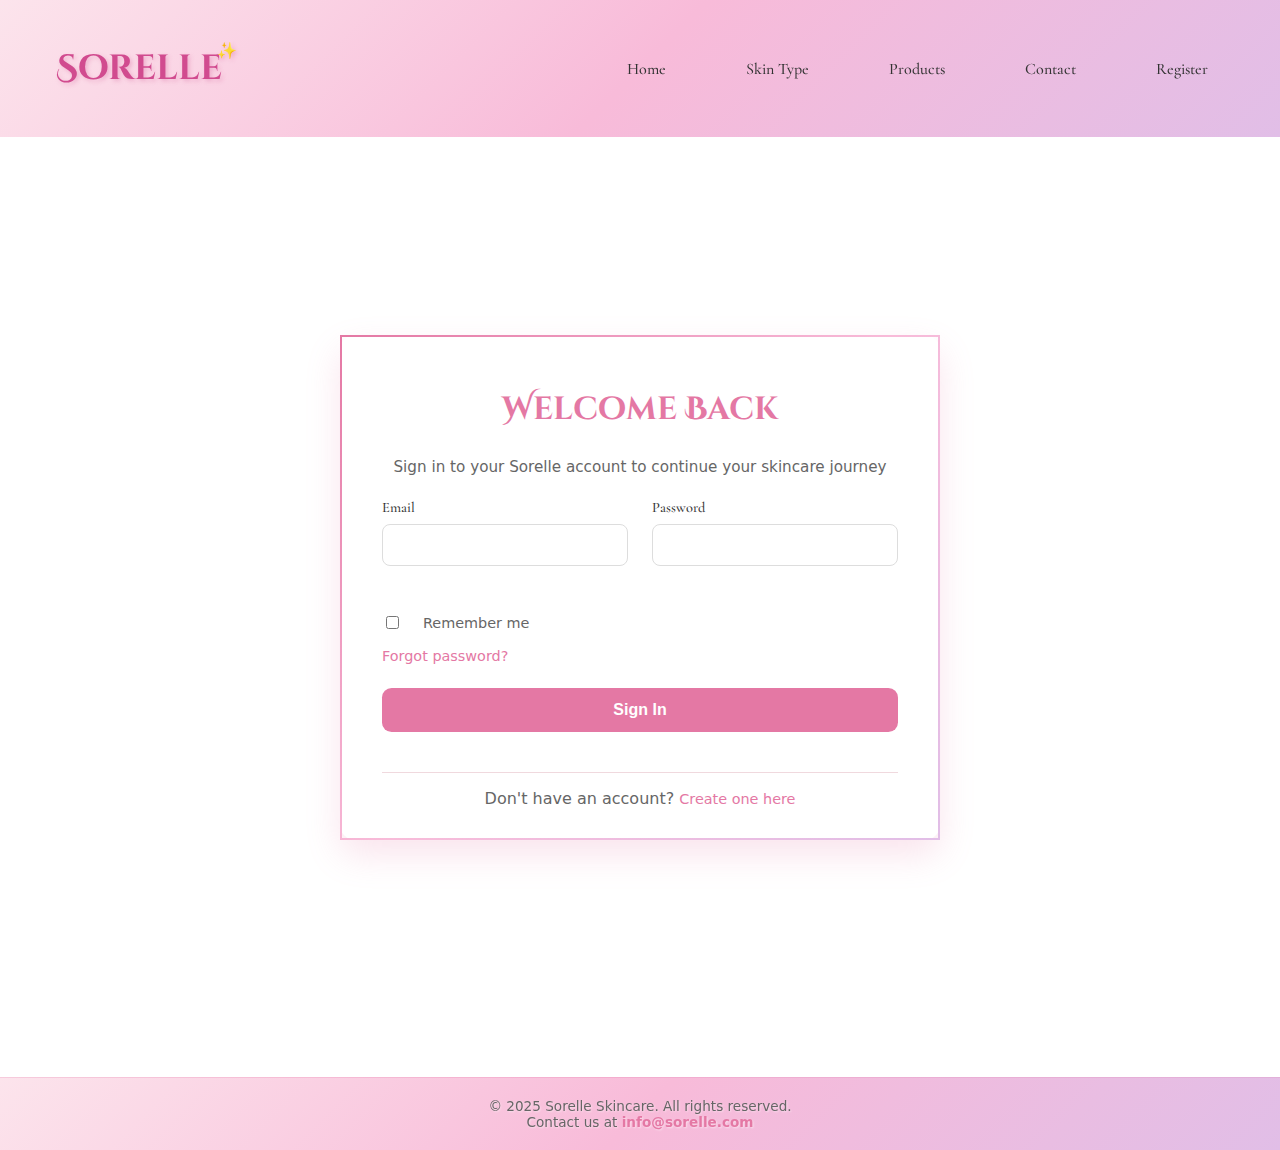
<file: questionnaire.html>
<!DOCTYPE html>
<html lang="en">
  <head>
    <meta charset="UTF-8" />
    <meta name="viewport" content="width=device-width, initial-scale=1.0" />
    <link
      href="https://fonts.googleapis.com/css2?family=Pacifico&display=swap"
      rel="stylesheet"
    />
    <link rel="stylesheet" href="css/style.css" />
    <title>Skin Analysis - Sorelle</title>
  </head>

  <body>
    <header class="main-header">
      <div class="container header-container">
        <h2 class="logo">Sorelle</h2>
        <nav class="main-nav">
          <ul class="nav-list">
            <li><a href="index.html">Home</a></li>
            <li><a href="dashboard.html">Dashboard</a></li>
            <li><a href="#" onclick="logout()">Logout</a></li>
          </ul>
        </nav>    
      </div>
    </header>
    
    <section class="questionnaire-section">
      <div class="questionnaire-container">
        <div class="questionnaire-header">
          <h1 class="questionnaire-heading">Skin Analysis Questionnaire</h1>
          <p class="questionnaire-description">Help us understand your skin better for personalized recommendations</p>
          <div class="progress-bar">
            <div class="progress-fill" id="progressFill"></div>
          </div>
          <span class="progress-text" id="progressText">Step 1 of 6</span>
        </div>
        
        <form class="questionnaire-form" id="questionnaireForm">
          <!-- Step 1: Basic Skin Type -->
          <div class="question-step active" id="step1">
            <h2 class="question-title">What's your primary skin type?</h2>
            <div class="skin-type-options">
              <label class="skin-option">
                <input type="radio" name="skinType" value="oily" required>
                <div class="option-card">
                  <img src="img/skin-types/oily skin.jpeg" alt="Oily Skin">
                  <h3>Oily Skin</h3>
                  <p>Shiny, enlarged pores, prone to acne</p>
                </div>
              </label>
              <label class="skin-option">
                <input type="radio" name="skinType" value="dry" required>
                <div class="option-card">
                  <img src="img/skin-types/dry skin.jpeg" alt="Dry Skin">
                  <h3>Dry Skin</h3>
                  <p>Tight, flaky, sometimes rough texture</p>
                </div>
              </label>
              <label class="skin-option">
                <input type="radio" name="skinType" value="combination" required>
                <div class="option-card">
                  <img src="img/skin-types/combined skin.jpg" alt="Combination Skin">
                  <h3>Combination Skin</h3>
                  <p>Oily T-zone, dry cheeks</p>
                </div>
              </label>
            </div>
          </div>

          <!-- Step 2: Skin Concerns -->
          <div class="question-step" id="step2">
            <h2 class="question-title">What are your main skin concerns? (Select all that apply)</h2>
            <div class="checkbox-grid">
              <label class="checkbox-option">
                <input type="checkbox" name="concerns" value="acne">
                <span class="checkmark-custom"></span>
                Acne & Breakouts
              </label>
              <label class="checkbox-option">
                <input type="checkbox" name="concerns" value="aging">
                <span class="checkmark-custom"></span>
                Fine Lines & Aging
              </label>
              <label class="checkbox-option">
                <input type="checkbox" name="concerns" value="darkSpots">
                <span class="checkmark-custom"></span>
                Dark Spots & Pigmentation
              </label>
              <label class="checkbox-option">
                <input type="checkbox" name="concerns" value="sensitivity">
                <span class="checkmark-custom"></span>
                Sensitivity & Redness
              </label>
              <label class="checkbox-option">
                <input type="checkbox" name="concerns" value="dullness">
                <span class="checkmark-custom"></span>
                Dullness & Uneven Tone
              </label>
              <label class="checkbox-option">
                <input type="checkbox" name="concerns" value="pores">
                <span class="checkmark-custom"></span>
                Large Pores
              </label>
              <label class="checkbox-option">
                <input type="checkbox" name="concerns" value="dryness">
                <span class="checkmark-custom"></span>
                Excessive Dryness
              </label>
              <label class="checkbox-option">
                <input type="checkbox" name="concerns" value="oiliness">
                <span class="checkmark-custom"></span>
                Excessive Oiliness
              </label>
            </div>
          </div>

          <!-- Step 3: Lifestyle Factors -->
          <div class="question-step" id="step3">
            <h2 class="question-title">Tell us about your lifestyle</h2>
            <div class="form-grid">
              <div class="form-group">
                <label class="form-label">How much time do you spend outdoors daily?</label>
                <select name="outdoorTime" class="form-input" required>
                  <option value="">Select...</option>
                  <option value="minimal">Less than 1 hour</option>
                  <option value="moderate">1-3 hours</option>
                  <option value="high">3-6 hours</option>
                  <option value="extreme">More than 6 hours</option>
                </select>
              </div>
              
              <div class="form-group">
                <label class="form-label">What's your stress level?</label>
                <select name="stressLevel" class="form-input" required>
                  <option value="">Select...</option>
                  <option value="low">Low - I manage stress well</option>
                  <option value="moderate">Moderate - Some stressful periods</option>
                  <option value="high">High - Frequently stressed</option>
                  <option value="chronic">Chronic - Constantly under stress</option>
                </select>
              </div>
              
              <div class="form-group">
                <label class="form-label">How many hours do you sleep per night?</label>
                <select name="sleepHours" class="form-input" required>
                  <option value="">Select...</option>
                  <option value="poor">Less than 5 hours</option>
                  <option value="insufficient">5-6 hours</option>
                  <option value="adequate">7-8 hours</option>
                  <option value="excellent">8+ hours</option>
                </select>
              </div>
              
              <div class="form-group">
                <label class="form-label">What's your climate?</label>
                <select name="climate" class="form-input" required>
                  <option value="">Select...</option>
                  <option value="humid">Humid & Hot</option>
                  <option value="dry">Dry & Hot</option>
                  <option value="temperate">Temperate</option>
                  <option value="cold">Cold & Dry</option>
                  <option value="tropical">Tropical</option>
                </select>
              </div>
            </div>
          </div>

          <!-- Step 4: Current Routine -->
          <div class="question-step" id="step4">
            <h2 class="question-title">Current skincare routine</h2>
            <div class="form-grid">
              <div class="form-group">
                <label class="form-label">How often do you cleanse your face?</label>
                <select name="cleansingFreq" class="form-input" required>
                  <option value="">Select...</option>
                  <option value="once">Once a day</option>
                  <option value="twice">Twice a day</option>
                  <option value="rarely">2-3 times per week</option>
                  <option value="never">Rarely/Never</option>
                </select>
              </div>
              
              <div class="form-group">
                <label class="form-label">Do you currently use sunscreen?</label>
                <select name="sunscreenUse" class="form-input" required>
                  <option value="">Select...</option>
                  <option value="daily">Daily</option>
                  <option value="sometimes">Sometimes</option>
                  <option value="rarely">Rarely</option>
                  <option value="never">Never</option>
                </select>
              </div>
              
              <div class="form-group">
                <label class="form-label">What products do you currently use? (Select all that apply)</label>
                <div class="checkbox-list">
                  <label class="checkbox-option">
                    <input type="checkbox" name="currentProducts" value="cleanser">
                    <span class="checkmark-custom"></span>
                    Cleanser
                  </label>
                  <label class="checkbox-option">
                    <input type="checkbox" name="currentProducts" value="toner">
                    <span class="checkmark-custom"></span>
                    Toner
                  </label>
                  <label class="checkbox-option">
                    <input type="checkbox" name="currentProducts" value="serum">
                    <span class="checkmark-custom"></span>
                    Serums
                  </label>
                  <label class="checkbox-option">
                    <input type="checkbox" name="currentProducts" value="moisturizer">
                    <span class="checkmark-custom"></span>
                    Moisturizer
                  </label>
                  <label class="checkbox-option">
                    <input type="checkbox" name="currentProducts" value="sunscreen">
                    <span class="checkmark-custom"></span>
                    Sunscreen
                  </label>
                  <label class="checkbox-option">
                    <input type="checkbox" name="currentProducts" value="exfoliant">
                    <span class="checkmark-custom"></span>
                    Exfoliants
                  </label>
                </div>
              </div>
            </div>
          </div>

          <!-- Step 5: Budget & Preferences -->
          <div class="question-step" id="step5">
            <h2 class="question-title">Preferences & Budget</h2>
            <div class="form-grid">
              <div class="form-group">
                <label class="form-label">What's your monthly skincare budget?</label>
                <select name="budget" class="form-input" required>
                  <option value="">Select...</option>
                  <option value="budget">Under ₹2,000</option>
                  <option value="moderate">₹2,000 - ₹5,000</option>
                  <option value="premium">₹5,000 - ₹10,000</option>
                  <option value="luxury">Above ₹10,000</option>
                </select>
              </div>
              
              <div class="form-group">
                <label class="form-label">How much time can you dedicate to skincare daily?</label>
                <select name="timeCommitment" class="form-input" required>
                  <option value="">Select...</option>
                  <option value="minimal">5-10 minutes</option>
                  <option value="moderate">10-20 minutes</option>
                  <option value="extensive">20-30 minutes</option>
                  <option value="enthusiast">30+ minutes</option>
                </select>
              </div>
              
              <div class="form-group">
                <label class="form-label">Do you prefer natural/organic products?</label>
                <select name="naturalPreference" class="form-input" required>
                  <option value="">Select...</option>
                  <option value="strongly">Strongly prefer natural</option>
                  <option value="somewhat">Somewhat prefer natural</option>
                  <option value="neutral">No preference</option>
                  <option value="effectiveness">Prefer effectiveness over natural</option>
                </select>
              </div>
            </div>
          </div>

          <!-- Step 6: Goals -->
          <div class="question-step" id="step6">
            <h2 class="question-title">What are your skincare goals?</h2>
            <div class="checkbox-grid">
              <label class="checkbox-option">
                <input type="checkbox" name="goals" value="healthySkin">
                <span class="checkmark-custom"></span>
                Maintain healthy skin
              </label>
              <label class="checkbox-option">
                <input type="checkbox" name="goals" value="antiAging">
                <span class="checkmark-custom"></span>
                Anti-aging & prevention
              </label>
              <label class="checkbox-option">
                <input type="checkbox" name="goals" value="acneTreatment">
                <span class="checkmark-custom"></span>
                Treat acne & breakouts
              </label>
              <label class="checkbox-option">
                <input type="checkbox" name="goals" value="brightening">
                <span class="checkmark-custom"></span>
                Brighten & even skin tone
              </label>
              <label class="checkbox-option">
                <input type="checkbox" name="goals" value="hydration">
                <span class="checkmark-custom"></span>
                Deep hydration
              </label>
              <label class="checkbox-option">
                <input type="checkbox" name="goals" value="sensitivity">
                <span class="checkmark-custom"></span>
                Reduce sensitivity
              </label>
            </div>
          </div>

          <!-- Step 7: Product Performance Analytics -->
          <div class="question-step" id="step7">
            <h2 class="question-title">Product Performance & Data Analytics</h2>
            <div class="form-grid">
              <div class="form-group">
                <label class="form-label">How do you typically evaluate skincare product effectiveness?</label>
                <select name="evaluationMethod" class="form-input" required>
                  <option value="">Select...</option>
                  <option value="visual">Visual observation only</option>
                  <option value="photos">Before/after photos comparison</option>
                  <option value="tracking">Daily symptom tracking</option>
                  <option value="metrics">Multiple measurable metrics</option>
                  <option value="scientific">Clinical/dermatological assessment</option>
                </select>
              </div>
              
              <div class="form-group">
                <label class="form-label">What metrics would be most valuable for tracking skin improvement?</label>
                <div class="checkbox-list">
                  <label class="checkbox-option">
                    <input type="checkbox" name="trackingMetrics" value="hydration">
                    <span class="checkmark-custom"></span>
                    Hydration levels (%)
                  </label>
                  <label class="checkbox-option">
                    <input type="checkbox" name="trackingMetrics" value="texture">
                    <span class="checkmark-custom"></span>
                    Texture smoothness score
                  </label>
                  <label class="checkbox-option">
                    <input type="checkbox" name="trackingMetrics" value="pores">
                    <span class="checkmark-custom"></span>
                    Pore size measurement
                  </label>
                  <label class="checkbox-option">
                    <input type="checkbox" name="trackingMetrics" value="pigmentation">
                    <span class="checkmark-custom"></span>
                    Pigmentation evenness
                  </label>
                  <label class="checkbox-option">
                    <input type="checkbox" name="trackingMetrics" value="elasticity">
                    <span class="checkmark-custom"></span>
                    Skin elasticity index
                  </label>
                  <label class="checkbox-option">
                    <input type="checkbox" name="trackingMetrics" value="breakouts">
                    <span class="checkmark-custom"></span>
                    Breakout frequency/severity
                  </label>
                </div>
              </div>
              
              <div class="form-group">
                <label class="form-label">How often would you be willing to document skin condition for data analysis?</label>
                <select name="documentationFreq" class="form-input" required>
                  <option value="">Select...</option>
                  <option value="daily">Daily (optimal data collection)</option>
                  <option value="weekly">Weekly (consistent tracking)</option>
                  <option value="biweekly">Bi-weekly (moderate tracking)</option>
                  <option value="monthly">Monthly (basic tracking)</option>
                  <option value="asneeded">Only when problems occur</option>
                </select>
              </div>
            </div>
          </div>

          <!-- Step 8: Quality Assurance & Testing Preferences -->
          <div class="question-step" id="step8">
            <h2 class="question-title">Quality Assurance & Product Testing</h2>
            <div class="form-grid">
              <div class="form-group">
                <label class="form-label">How important is patch testing new products before full application?</label>
                <select name="patchTestingImportance" class="form-input" required>
                  <option value="">Select...</option>
                  <option value="critical">Critical - Always required</option>
                  <option value="important">Important - Usually do it</option>
                  <option value="sometimes">Sometimes - For certain products</option>
                  <option value="rarely">Rarely - Only for sensitive ingredients</option>
                  <option value="never">Never - Trust product claims</option>
                </select>
              </div>
              
              <div class="form-group">
                <label class="form-label">What quality indicators do you prioritize when choosing skincare products?</label>
                <div class="checkbox-list">
                  <label class="checkbox-option">
                    <input type="checkbox" name="qualityIndicators" value="clinicalTesting">
                    <span class="checkmark-custom"></span>
                    Clinical testing & studies
                  </label>
                  <label class="checkbox-option">
                    <input type="checkbox" name="qualityIndicators" value="ingredients">
                    <span class="checkmark-custom"></span>
                    Ingredient transparency & purity
                  </label>
                  <label class="checkbox-option">
                    <input type="checkbox" name="qualityIndicators" value="certifications">
                    <span class="checkmark-custom"></span>
                    Certifications (organic, cruelty-free, etc.)
                  </label>
                  <label class="checkbox-option">
                    <input type="checkbox" name="qualityIndicators" value="reviews">
                    <span class="checkmark-custom"></span>
                    User reviews & ratings
                  </label>
                  <label class="checkbox-option">
                    <input type="checkbox" name="qualityIndicators" value="packaging">
                    <span class="checkmark-custom"></span>
                    Packaging quality & preservation
                  </label>
                  <label class="checkbox-option">
                    <input type="checkbox" name="qualityIndicators" value="consistency">
                    <span class="checkmark-custom"></span>
                    Product consistency & reliability
                  </label>
                </div>
              </div>
              
              <div class="form-group">
                <label class="form-label">How do you typically test if a new routine is working effectively?</label>
                <select name="routineTestingMethod" class="form-input" required>
                  <option value="">Select...</option>
                  <option value="controlled">Controlled testing - One product at a time</option>
                  <option value="systematic">Systematic approach with documentation</option>
                  <option value="observational">General observation over time</option>
                  <option value="feedback">Based on skin feedback/reactions</option>
                  <option value="professional">Professional skin analysis tools</option>
                </select>
              </div>
            </div>
          </div>

          <!-- Step 9: Data-Driven Decision Making -->
          <div class="question-step" id="step9">
            <h2 class="question-title">Data-Driven Skincare Decisions</h2>
            <div class="form-grid">
              <div class="form-group">
                <label class="form-label">How comfortable are you with analyzing skincare data and trends?</label>
                <select name="dataAnalysisComfort" class="form-input" required>
                  <option value="">Select...</option>
                  <option value="expert">Expert - Love analyzing patterns & correlations</option>
                  <option value="comfortable">Comfortable - Can interpret basic analytics</option>
                  <option value="moderate">Moderate - Need guided interpretation</option>
                  <option value="basic">Basic - Prefer simple summaries</option>
                  <option value="minimal">Minimal - Just want recommendations</option>
                </select>
              </div>
              
              <div class="form-group">
                <label class="form-label">What type of personalized data insights would be most valuable to you?</label>
                <div class="checkbox-list">
                  <label class="checkbox-option">
                    <input type="checkbox" name="dataInsights" value="trends">
                    <span class="checkmark-custom"></span>
                    Skin condition trends over time
                  </label>
                  <label class="checkbox-option">
                    <input type="checkbox" name="dataInsights" value="correlations">
                    <span class="checkmark-custom"></span>
                    Product-outcome correlations
                  </label>
                  <label class="checkbox-option">
                    <input type="checkbox" name="dataInsights" value="predictions">
                    <span class="checkmark-custom"></span>
                    Predictive skin health modeling
                  </label>
                  <label class="checkbox-option">
                    <input type="checkbox" name="dataInsights" value="comparisons">
                    <span class="checkmark-custom"></span>
                    Comparisons with similar skin profiles
                  </label>
                  <label class="checkbox-option">
                    <input type="checkbox" name="dataInsights" value="optimization">
                    <span class="checkmark-custom"></span>
                    Routine optimization recommendations
                  </label>
                  <label class="checkbox-option">
                    <input type="checkbox" name="dataInsights" value="environmental">
                    <span class="checkmark-custom"></span>
                    Environmental factor correlations
                  </label>
                </div>
              </div>
              
              <div class="form-group">
                <label class="form-label">How would you prefer to receive analytical insights about your skincare journey?</label>
                <select name="insightDelivery" class="form-input" required>
                  <option value="">Select...</option>
                  <option value="dashboard">Interactive dashboard with charts</option>
                  <option value="reports">Detailed weekly/monthly reports</option>
                  <option value="notifications">Smart notifications & alerts</option>
                  <option value="visual">Visual infographics & summaries</option>
                  <option value="ai">AI-powered conversational insights</option>
                </select>
              </div>
            </div>
          </div>

          <div class="form-navigation">
            <button type="button" class="nav-btn prev-btn" id="prevBtn" onclick="changeStep(-1)">Previous</button>
            <button type="button" class="nav-btn next-btn" id="nextBtn" onclick="changeStep(1)">Next</button>
            <button type="submit" class="nav-btn submit-btn" id="submitBtn" style="display: none;">Complete Analysis</button>
          </div>
          
          <div class="form-message" id="formMessage"></div>
        </form>
      </div>
    </section>

    <footer class="footer">
      <p class="footer-text">&copy; 2025 Sorelle Skincare. All rights reserved.</p>
      <p class="footer-text">Contact us at <a href="mailto:info@sorelle.com">info@sorelle.com</a></p>
    </footer>

    <script>
      let currentStep = 1;
      const totalSteps = 9;

      // Check if user is logged in
      const currentUser = JSON.parse(localStorage.getItem('sorelleCurrentUser'));
      if (!currentUser) {
        window.location.href = 'login.html';
      }

      function updateProgress() {
        const progress = (currentStep / totalSteps) * 100;
        document.getElementById('progressFill').style.width = progress + '%';
        document.getElementById('progressText').textContent = `Step ${currentStep} of ${totalSteps}`;
      }

      function showStep(step) {
        // Hide all steps
        document.querySelectorAll('.question-step').forEach(el => {
          el.classList.remove('active');
        });
        
        // Show current step
        document.getElementById(`step${step}`).classList.add('active');
        
        // Update navigation buttons
        document.getElementById('prevBtn').style.display = step === 1 ? 'none' : 'inline-block';
        document.getElementById('nextBtn').style.display = step === totalSteps ? 'none' : 'inline-block';
        document.getElementById('submitBtn').style.display = step === totalSteps ? 'inline-block' : 'none';
        
        updateProgress();
      }

      function changeStep(direction) {
        if (direction === 1 && currentStep < totalSteps) {
          // Validate current step before proceeding
          if (validateStep(currentStep)) {
            currentStep++;
            showStep(currentStep);
          }
        } else if (direction === -1 && currentStep > 1) {
          currentStep--;
          showStep(currentStep);
        }
      }

      function validateStep(step) {
        const stepElement = document.getElementById(`step${step}`);
        const requiredInputs = stepElement.querySelectorAll('input[required], select[required]');
        
        for (let input of requiredInputs) {
          if (input.type === 'radio') {
            const radioGroup = stepElement.querySelectorAll(`input[name="${input.name}"]`);
            const isChecked = Array.from(radioGroup).some(radio => radio.checked);
            if (!isChecked) {
              alert('Please answer all required questions before proceeding.');
              return false;
            }
          } else if (input.type === 'checkbox') {
            // For checkbox groups, check if at least one in the group is checked
            const checkboxGroup = stepElement.querySelectorAll(`input[name="${input.name}"]`);
            const isAnyChecked = Array.from(checkboxGroup).some(checkbox => checkbox.checked);
            if (!isAnyChecked && step === 2) { // Only required for concerns step
              alert('Please select at least one skin concern.');
              return false;
            }
          } else if (!input.value.trim()) {
            alert('Please answer all required questions before proceeding.');
            input.focus();
            return false;
          }
        }
        return true;
      }

      function collectFormData() {
        const formData = {};
        
        // Collect all form data
        const form = document.getElementById('questionnaireForm');
        const formDataObj = new FormData(form);
        
        // Handle regular inputs
        for (let [key, value] of formDataObj.entries()) {
          if (formData[key]) {
            // If key already exists, make it an array
            if (Array.isArray(formData[key])) {
              formData[key].push(value);
            } else {
              formData[key] = [formData[key], value];
            }
          } else {
            formData[key] = value;
          }
        }
        
        // Handle checkboxes that might not be in FormData
        const checkboxGroups = ['concerns', 'currentProducts', 'goals'];
        checkboxGroups.forEach(group => {
          const checkboxes = document.querySelectorAll(`input[name="${group}"]:checked`);
          formData[group] = Array.from(checkboxes).map(cb => cb.value);
        });
        
        return formData;
      }

      document.getElementById('questionnaireForm').addEventListener('submit', function(e) {
        e.preventDefault();
        
        if (!validateStep(currentStep)) {
          return;
        }
        
        const messageEl = document.getElementById('formMessage');
        messageEl.textContent = 'Analyzing your responses...';
        messageEl.style.color = '#e478a4';
        
        const formData = collectFormData();
        
        // Update user data with questionnaire responses
        const users = JSON.parse(localStorage.getItem('sorelleUsers') || '[]');
        const userIndex = users.findIndex(u => u.id === currentUser.id);
        
        if (userIndex !== -1) {
          users[userIndex].skinProfile = formData;
          users[userIndex].profileCompleted = true;
          users[userIndex].completedDate = new Date().toISOString();
          
          localStorage.setItem('sorelleUsers', JSON.stringify(users));
          localStorage.setItem('sorelleCurrentUser', JSON.stringify(users[userIndex]));
        }
        
        setTimeout(() => {
          messageEl.textContent = 'Analysis complete! Generating your personalized routine...';
          messageEl.style.color = '#28a745';
          
          setTimeout(() => {
            window.location.href = 'dashboard.html';
          }, 2000);
        }, 2000);
      });

      function logout() {
        localStorage.removeItem('sorelleCurrentUser');
        window.location.href = 'index.html';
      }

      // Initialize
      showStep(1);
    </script>
  </body>
</html>
</file>
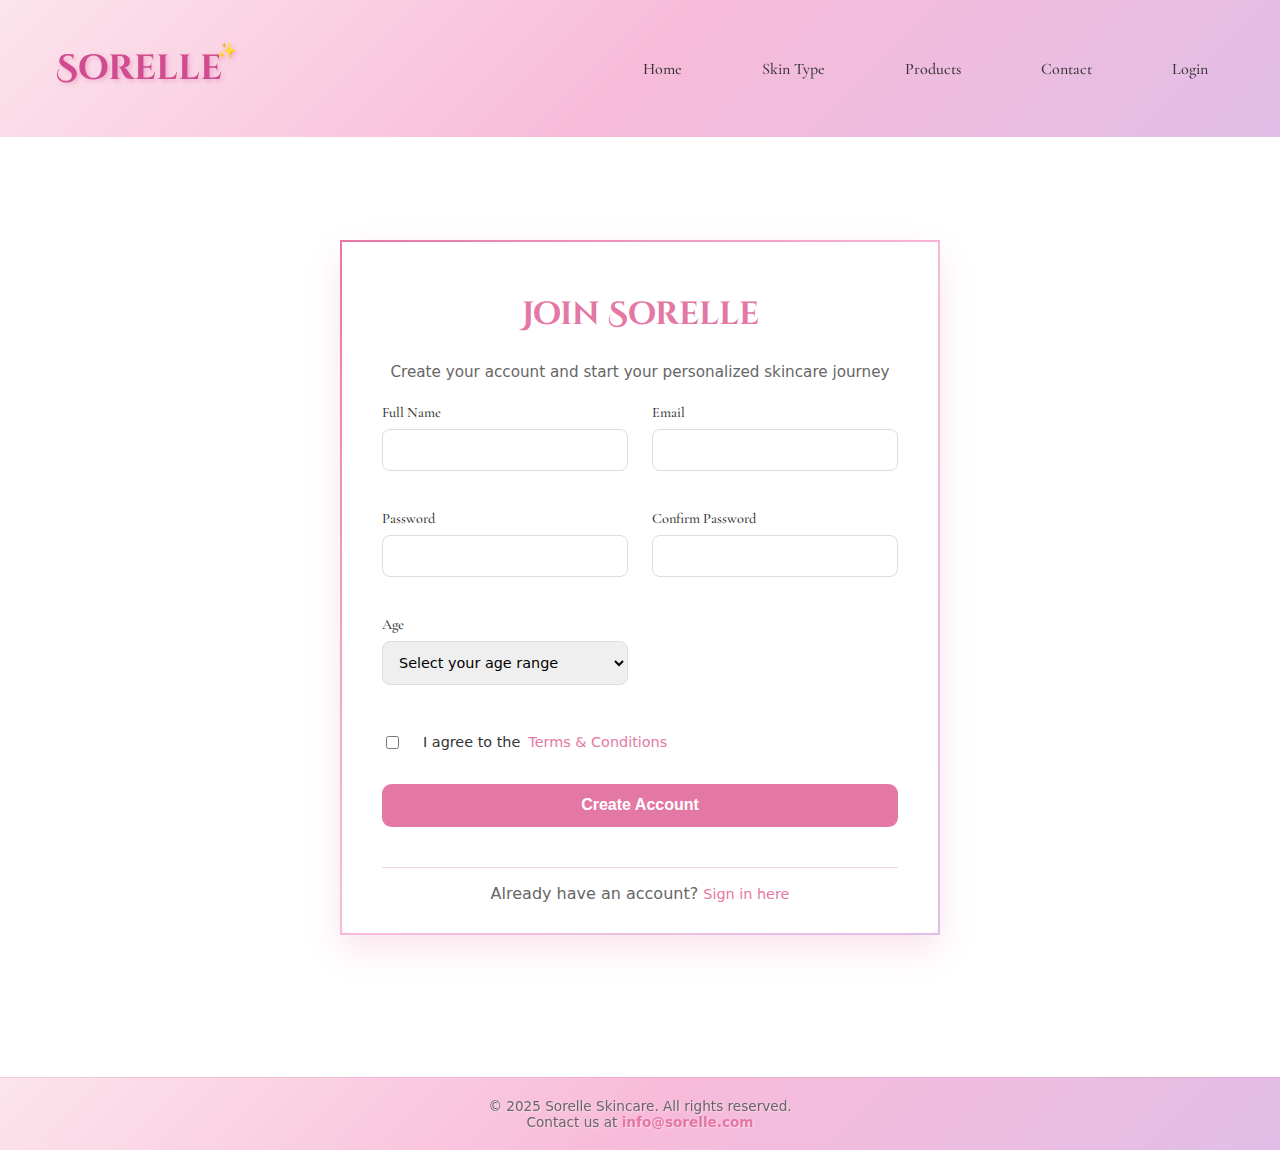
<file: register.html>
<!DOCTYPE html>
<html lang="en">
  <head>
    <meta charset="UTF-8" />
    <meta name="viewport" content="width=device-width, initial-scale=1.0" />
    <link
      href="https://fonts.googleapis.com/css2?family=Pacifico&display=swap"
      rel="stylesheet"
    />
    <link rel="stylesheet" href="css/style.css" />
    <title>Register - Sorelle</title>
  </head>

  <body>
    <header class="main-header auth-header">
      <div class="container header-container">
        <h2 class="logo">Sorelle</h2>
        <nav class="main-nav">
          <ul class="nav-list">
            <li><a href="index.html">Home</a></li>
            <li><a href="index.html#skin-types">Skin Type</a></li>
            <li><a href="products.html">Products</a></li>
            <li><a href="index.html#contact">Contact</a></li>
            <li><a href="login.html">Login</a></li>
          </ul>
        </nav>    
      </div>
    </header>
    
    <section class="auth-section">
      <div class="auth-container">
        <div class="auth-box">
          <h1 class="auth-heading">Join Sorelle</h1>
          <p class="auth-description">Create your account and start your personalized skincare journey</p>
          
          <form class="auth-form" id="registerForm">
            <div class="form-group">
              <label for="fullName" class="form-label">Full Name</label>
              <input type="text" id="fullName" name="fullName" class="form-input" required>
              <span class="error-message" id="nameError"></span>
            </div>
            
            <div class="form-group">
              <label for="email" class="form-label">Email</label>
              <input type="email" id="email" name="email" class="form-input" required>
              <span class="error-message" id="emailError"></span>
            </div>
            
            <div class="form-group">
              <label for="password" class="form-label">Password</label>
              <input type="password" id="password" name="password" class="form-input" required minlength="6">
              <span class="error-message" id="passwordError"></span>
            </div>
            
            <div class="form-group">
              <label for="confirmPassword" class="form-label">Confirm Password</label>
              <input type="password" id="confirmPassword" name="confirmPassword" class="form-input" required>
              <span class="error-message" id="confirmError"></span>
            </div>
            
            <div class="form-group">
              <label for="age" class="form-label">Age</label>
              <select id="age" name="age" class="form-input" required>
                <option value="">Select your age range</option>
                <option value="18-25">18-25</option>
                <option value="26-35">26-35</option>
                <option value="36-45">36-45</option>
                <option value="46-55">46-55</option>
                <option value="55+">55+</option>
              </select>
              <span class="error-message" id="ageError"></span>
            </div>
            
            <div class="form-group full-width">
              <div class="form-options">
                <label class="checkbox-label">
                  <input type="checkbox" id="terms" required>
                  <span class="checkmark"></span>
                  I agree to the <a href="#" class="auth-link">Terms & Conditions</a>
                </label>
              </div>
            </div>
            
            <button type="submit" class="auth-btn">Create Account</button>
            <span class="form-message" id="registerMessage"></span>
          </form>
          
          <div class="auth-redirect">
            <p>Already have an account? <a href="login.html" class="auth-link">Sign in here</a></p>
          </div>
        </div>
      </div>
    </section>

    <footer class="footer">
      <p class="footer-text">&copy; 2025 Sorelle Skincare. All rights reserved.</p>
      <p class="footer-text">Contact us at <a href="mailto:info@sorelle.com">info@sorelle.com</a></p>
    </footer>

    <script>
      document.getElementById('registerForm').addEventListener('submit', function(e) {
        e.preventDefault();
        
        const fullName = document.getElementById('fullName').value;
        const email = document.getElementById('email').value;
        const password = document.getElementById('password').value;
        const confirmPassword = document.getElementById('confirmPassword').value;
        const age = document.getElementById('age').value;
        const messageEl = document.getElementById('registerMessage');
        
        // Clear previous messages
        document.querySelectorAll('.error-message').forEach(el => el.textContent = '');
        messageEl.textContent = '';
        
        // Validation
        let hasErrors = false;
        
        if (!fullName.trim()) {
          document.getElementById('nameError').textContent = 'Full name is required';
          hasErrors = true;
        }
        
        if (!email) {
          document.getElementById('emailError').textContent = 'Email is required';
          hasErrors = true;
        }
        
        if (password.length < 6) {
          document.getElementById('passwordError').textContent = 'Password must be at least 6 characters';
          hasErrors = true;
        }
        
        if (password !== confirmPassword) {
          document.getElementById('confirmError').textContent = 'Passwords do not match';
          hasErrors = true;
        }
        
        if (!age) {
          document.getElementById('ageError').textContent = 'Please select your age range';
          hasErrors = true;
        }
        
        if (hasErrors) return;
        
        // Check if email already exists
        const users = JSON.parse(localStorage.getItem('sorelleUsers') || '[]');
        if (users.some(u => u.email === email)) {
          document.getElementById('emailError').textContent = 'Email already registered';
          return;
        }
        
        // Create user
        messageEl.textContent = 'Creating your account...';
        messageEl.style.color = '#e478a4';
        
        setTimeout(() => {
          const newUser = {
            id: Date.now(),
            fullName: fullName.trim(),
            email: email,
            password: password,
            age: age,
            joinDate: new Date().toISOString(),
            skinType: null,
            preferences: {}
          };
          
          users.push(newUser);
          localStorage.setItem('sorelleUsers', JSON.stringify(users));
          localStorage.setItem('currentUser', JSON.stringify(newUser));
          
          messageEl.textContent = 'Account created successfully! Redirecting...';
          messageEl.style.color = '#28a745';
          
          setTimeout(() => {
            window.location.href = 'questionnaire.html';
          }, 1500);
        }, 1000);
      });
    </script>
  </body>
</html>
</file>
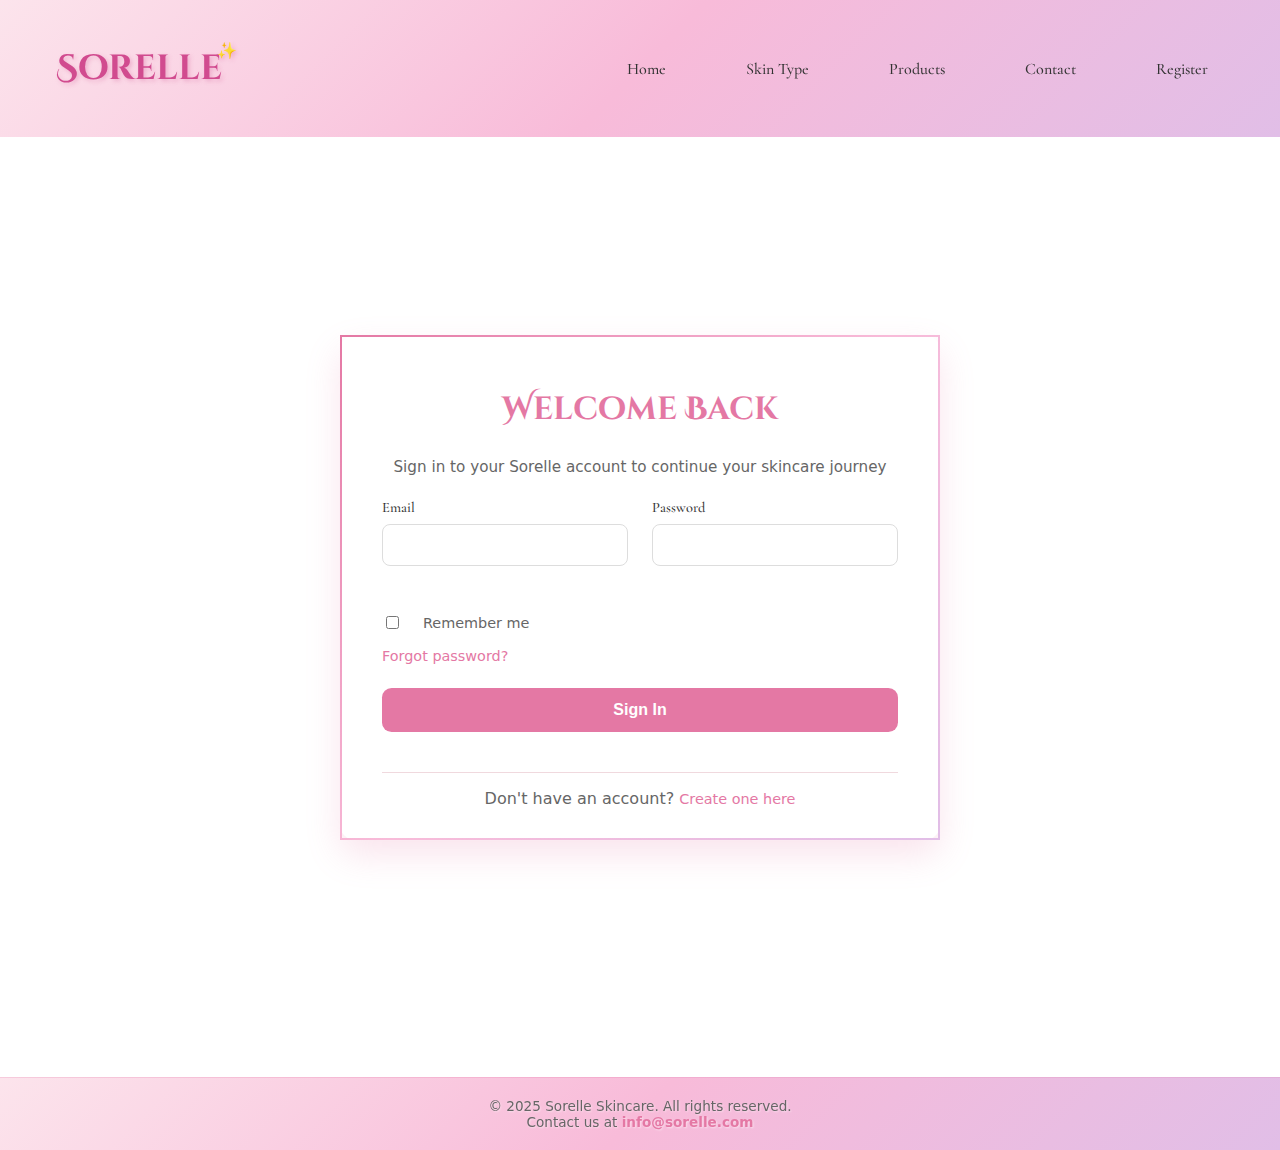
<file: report.html>
<!DOCTYPE html>
<html lang="en">
  <head>
    <meta charset="UTF-8" />
    <meta name="viewport" content="width=device-width, initial-scale=1.0" />
    <link
      href="https://fonts.googleapis.com/css2?family=Pacifico&display=swap"
      rel="stylesheet"
    />
    <link rel="stylesheet" href="css/style.css" />
    <title>Your Skincare Report - Sorelle</title>
  </head>

  <body>
    <header class="main-header">
      <div class="container header-container">
        <h2 class="logo">Sorelle</h2>
        <nav class="main-nav">
          <ul class="nav-list">
            <li><a href="index.html">Home</a></li>
            <li><a href="dashboard.html">Dashboard</a></li>
            <li><a href="skin-analysis.html">Skin Analysis</a></li>
            <li><a href="products.html">Products</a></li>
            <li><a href="report.html" class="active-link">Report</a></li>
            <li><a href="#" onclick="logout()">Logout</a></li>
          </ul>
        </nav>    
      </div>
    </header>
    
    <section class="report-section">
      <div class="report-container">
        <!-- Header -->
        <div class="report-header">
          <h1 class="report-heading">Your Personalized Skincare Report</h1>
          <p class="report-description">Complete analysis of your skin type and customized routine</p>
        </div>

        <!-- Skin Profile Summary -->
        <div class="report-card">
          <h2 class="card-title">🔍 Your Skin Analysis</h2>
          <div class="skin-profile-display">
            <div class="skin-type-info">
              <img id="reportSkinImage" src="" alt="Your skin type" class="report-skin-img">
              <div class="skin-details">
                <h3 id="reportSkinType"></h3>
                <p id="reportSkinDescription"></p>
                <div class="skin-characteristics">
                  <h4>Key Characteristics:</h4>
                  <ul id="skinCharacteristics"></ul>
                </div>
              </div>
            </div>
            <div class="concerns-analysis">
              <h4>Primary Skin Concerns:</h4>
              <div class="concerns-list" id="reportConcerns"></div>
            </div>
          </div>
        </div>

        <!-- Morning Routine -->
        <div class="routine-report-card">
          <h2 class="card-title">🌅 Your Morning Routine</h2>
          <div class="routine-grid" id="morningRoutineGrid"></div>
        </div>

        <!-- Night Routine -->
        <div class="routine-report-card">
          <h2 class="card-title">🌙 Your Night Routine</h2>
          <div class="routine-grid" id="nightRoutineGrid"></div>
        </div>

        <!-- Recommended Products -->
        <div class="products-report-card">
          <h2 class="card-title">💄 Recommended Products for Your Skin Type</h2>
          <div class="recommended-products-grid" id="recommendedProductsGrid"></div>
        </div>

        <!-- Tips and Guidelines -->
        <div class="tips-card">
          <h2 class="card-title">💡 Expert Tips for Your Skin Type</h2>
          <div class="tips-grid" id="expertTips"></div>
        </div>

        <!-- Progress Tracking -->
        <div class="progress-report-card">
          <h2 class="card-title">📈 Your Progress Journey</h2>
          <div class="progress-timeline" id="progressTimeline"></div>
        </div>
      </div>
    </section>

    <footer class="footer">
      <div class="contact-section">
        <div class="contact-inline">
          <div class="contact-info-inline">
            <span class="contact-item-inline">
              <strong>📧 Email:</strong> <a href="mailto:info@sorelle.com">info@sorelle.com</a>
            </span>
            <span class="contact-item-inline">
              <strong>📱 Follow:</strong> @sorelle_skincare
            </span>
            <span class="contact-item-inline">
              <strong>🏢 Visit:</strong> 123 Beauty Street, Mumbai
            </span>
          </div>
          <div class="contact-form-inline">
            <form id="contactForm" class="inline-form">
              <input type="text" placeholder="Your Name" required>
              <input type="email" placeholder="Your Email" required>
              <input type="text" placeholder="Message" required>
              <button type="submit">Send</button>
            </form>
          </div>
        </div>
      </div>
      <div class="footer-bottom">
        <p class="footer-text">&copy; 2025 Sorelle Skincare. All rights reserved.</p>
        <p class="footer-text">Contact us at <a href="mailto:info@sorelle.com">info@sorelle.com</a></p>
      </div>
    </footer>

    <script>
      let currentUser = JSON.parse(localStorage.getItem('sorelleCurrentUser'));
      
      // Check if user is logged in
      if (!currentUser) {
        window.location.href = 'login.html';
      }

      // Initialize report
      document.addEventListener('DOMContentLoaded', function() {
        loadSkinProfile();
        loadRoutineWithImages();
        loadRecommendedProducts();
        loadExpertTips();
        loadProgressTimeline();
      });

      function loadSkinProfile() {
        if (!currentUser.skinProfile) return;

        const skinType = currentUser.skinProfile.skinType;
        const skinTypeData = {
          'oily': {
            image: 'img/skin-types/oily skin.jpeg',
            name: 'Oily Skin',
            description: 'Your skin produces excess sebum, particularly in the T-zone area. This can lead to enlarged pores, shine, and occasional breakouts.',
            characteristics: [
              'Produces excess oil throughout the day',
              'Enlarged or visible pores',
              'Prone to blackheads and breakouts',
              'Shiny appearance, especially on forehead, nose, and chin',
              'May experience occasional acne flare-ups'
            ]
          },
          'dry': {
            image: 'img/skin-types/dry skin.jpeg',
            name: 'Dry Skin',
            description: 'Your skin lacks sufficient moisture and natural oils, leading to tightness, flaking, and potential sensitivity.',
            characteristics: [
              'Feels tight and uncomfortable',
              'May show flaking or rough patches',
              'Fine lines may appear more prominent',
              'Can be sensitive to harsh products',
              'May experience irritation in cold weather'
            ]
          },
          'combination': {
            image: 'img/skin-types/combined skin.jpg',
            name: 'Combination Skin',
            description: 'Your skin displays characteristics of both oily and dry skin, typically with an oily T-zone and drier cheeks.',
            characteristics: [
              'Oily T-zone (forehead, nose, chin)',
              'Normal to dry cheeks',
              'May have enlarged pores in T-zone',
              'Different areas require different care',
              'Can experience both dryness and breakouts'
            ]
          }
        };

        const skinInfo = skinTypeData[skinType];
        if (skinInfo) {
          document.getElementById('reportSkinImage').src = skinInfo.image;
          document.getElementById('reportSkinType').textContent = skinInfo.name;
          document.getElementById('reportSkinDescription').textContent = skinInfo.description;
          
          const characteristicsList = document.getElementById('skinCharacteristics');
          characteristicsList.innerHTML = skinInfo.characteristics
            .map(char => `<li>${char}</li>`).join('');
        }

        // Display concerns
        const concerns = currentUser.skinProfile.concerns || [];
        const concernsContainer = document.getElementById('reportConcerns');
        concernsContainer.innerHTML = concerns.map(concern => 
          `<div class="concern-item-report">
            <span class="concern-icon">${getConcernIcon(concern)}</span>
            <span class="concern-name">${formatConcernName(concern)}</span>
          </div>`
        ).join('');
      }

      function getConcernIcon(concern) {
        const icons = {
          'acne': '🔴',
          'aging': '⏰',
          'darkSpots': '🟤',
          'sensitivity': '🌸',
          'dullness': '😴',
          'pores': '🕳️',
          'dryness': '💧',
          'oiliness': '✨'
        };
        return icons[concern] || '•';
      }

      function formatConcernName(concern) {
        const concernNames = {
          'acne': 'Acne & Breakouts',
          'aging': 'Anti-aging',
          'darkSpots': 'Dark Spots',
          'sensitivity': 'Sensitivity',
          'dullness': 'Dullness',
          'pores': 'Large Pores',
          'dryness': 'Dryness',
          'oiliness': 'Excess Oiliness'
        };
        return concernNames[concern] || concern;
      }

      function loadRoutineWithImages() {
        if (!currentUser.skinProfile) return;

        const skinType = currentUser.skinProfile.skinType;
        const routines = {
          'oily': {
            morning: [
              { step: 'Gentle Gel Cleanser', amount: '2 drops', image: 'img/gel cleanser.webp', description: 'Removes impurities without over-drying' },
              { step: 'Niacinamide Toner', amount: '3 drops', image: 'img/toner2.webp', description: 'Controls oil and minimizes pores' },
              { step: 'Vitamin C Serum', amount: '2 drops', image: 'img/serum2.webp', description: 'Brightens skin and provides antioxidant protection' },
              { step: 'Light Moisturizer', amount: '3 drops', image: 'img/light moisturizer.webp', description: 'Hydrates without clogging pores' },
              { step: 'Broad Spectrum Sunscreen', amount: '1 tsp', image: 'img/sunscreen3.webp', description: 'Essential daily protection' },
              { step: 'Lip Care', amount: 'Once', image: 'img/lip balm.jpg', description: 'Keeps lips moisturized and protected' }
            ],
            night: [
              { step: 'Oil Cleanser', amount: '3 drops', image: 'img/cleanseroily.webp', description: 'Removes makeup and deep cleans' },
              { step: 'Gentle Gel Cleanser', amount: '2 drops', image: 'img/gel cleanser.webp', description: 'Second cleanse for thorough cleaning' },
              { step: 'BHA Toner', amount: '3 drops', image: 'img/toner.webp', description: 'Exfoliates and unclogs pores' },
              { step: 'Niacinamide Serum', amount: '2 drops', image: 'img/Niacinamide Serum.webp', description: 'Controls oil production overnight' },
              { step: 'Night Moisturizer', amount: '3 drops', image: 'img/gel cream.webp', description: 'Repairs and hydrates while you sleep' },
              { step: 'Lip Treatment', amount: 'Once', image: 'img/lip mask.webp', description: 'Intensive overnight lip care' }
            ]
          },
          'dry': {
            morning: [
              { step: 'Cream Cleanser', amount: '2 drops', image: 'img/cleanser.webp', description: 'Gentle cleansing that maintains moisture' },
              { step: 'Hydrating Toner', amount: '3 drops', image: 'img/toner.webp', description: 'Preps skin for better product absorption' },
              { step: 'Hyaluronic Acid Serum', amount: '3 drops', image: 'img/serum.webp', description: 'Intense hydration boost' },
              { step: 'Rich Moisturizer', amount: '5 drops', image: 'img/moisturizer.webp', description: 'Long-lasting moisture barrier' },
              { step: 'Moisturizing Sunscreen', amount: '1 tsp', image: 'img/sunscreen2.webp', description: 'Protection with added hydration' },
              { step: 'Lip Balm', amount: 'Once', image: 'img/lip balm.jpg', description: 'Prevents dry, chapped lips' }
            ],
            night: [
              { step: 'Cream Cleanser', amount: '2 drops', image: 'img/cleanser.webp', description: 'Nourishing cleanse' },
              { step: 'Hydrating Toner', amount: '3 drops', image: 'img/toner.webp', description: 'Adds moisture layer' },
              { step: 'Facial Oil', amount: '3 drops', image: 'img/facial-oil.webp', description: 'Deep nourishment and barrier repair' },
              { step: 'Night Cream', amount: '5 drops', image: 'img/night cream.webp', description: 'Intensive overnight repair' },
              { step: 'Eye Cream', amount: 'pea-sized', image: 'img/eye cream.webp', description: 'Targets delicate eye area' },
              { step: 'Lip Mask', amount: 'Once', image: 'img/lip mask.webp', description: 'Overnight lip restoration' }
            ]
          },
          'combination': {
            morning: [
              { step: 'Balancing Cleanser', amount: '2 drops', image: 'img/balancing.webp', description: 'Addresses both oily and dry areas' },
              { step: 'Balancing Toner', amount: '3 drops', image: 'img/toner3.webp', description: 'Normalizes skin pH and texture' },
              { step: 'Niacinamide Serum', amount: '2 drops', image: 'img/Niacinamide Serum.webp', description: 'Balances oil production' },
              { step: 'Lightweight Moisturizer', amount: '4 drops', image: 'img/moisturizer2.webp', description: 'Hydrates without heaviness' },
              { step: 'Broad Spectrum Sunscreen', amount: '1 tsp', image: 'img/sunscreen.webp', description: 'Daily protection for all areas' },
              { step: 'Lip Balm', amount: 'Once', image: 'img/lip balm.jpg', description: 'Balanced lip care' }
            ],
            night: [
              { step: 'Balancing Cleanser', amount: '2 drops', image: 'img/balancing.webp', description: 'Gentle yet thorough cleansing' },
              { step: 'Balancing Toner', amount: '3 drops', image: 'img/toner3.webp', description: 'Prepares skin for treatments' },
              { step: 'Targeted Serum', amount: '2 drops', image: 'img/serum.webp', description: 'Addresses specific concern areas' },
              { step: 'Night Moisturizer', amount: '4 drops', image: 'img/cream.webp', description: 'Overnight repair and balance' },
              { step: 'Eye Treatment', amount: 'pea-sized', image: 'img/cooling gel.webp', description: 'Gentle care for eye area' },
              { step: 'Lip Treatment', amount: 'Once', image: 'img/lip mask.webp', description: 'Overnight lip care' }
            ]
          }
        };

        const userRoutine = routines[skinType];
        if (userRoutine) {
          // Morning routine
          document.getElementById('morningRoutineGrid').innerHTML = userRoutine.morning
            .map((step, index) => `
              <div class="routine-step-card">
                <div class="step-number">${index + 1}</div>
                <img src="${step.image}" alt="${step.step}" class="step-image">
                <div class="step-details">
                  <h4>${step.step}</h4>
                  <p class="step-amount">${step.amount}</p>
                  <p class="step-description">${step.description}</p>
                </div>
              </div>
            `).join('');

          // Night routine
          document.getElementById('nightRoutineGrid').innerHTML = userRoutine.night
            .map((step, index) => `
              <div class="routine-step-card">
                <div class="step-number">${index + 1}</div>
                <img src="${step.image}" alt="${step.step}" class="step-image">
                <div class="step-details">
                  <h4>${step.step}</h4>
                  <p class="step-amount">${step.amount}</p>
                  <p class="step-description">${step.description}</p>
                </div>
              </div>
            `).join('');
        }
      }

      function loadRecommendedProducts() {
        const skinType = currentUser.skinProfile?.skinType;
        if (!skinType) return;

        const productRecommendations = {
          'oily': [
            { name: 'Oil Control Gel Cleanser', image: 'img/cleanseroily.webp', price: '₹799', reason: 'Controls excess oil production' },
            { name: 'Niacinamide Serum', image: 'img/Niacinamide Serum.webp', price: '₹899', reason: 'Minimizes pores and controls oil' },
            { name: 'Light Moisturizer', image: 'img/light moisturizer.webp', price: '₹699', reason: 'Hydrates without clogging pores' }
          ],
          'dry': [
            { name: 'Rich Moisturizer', image: 'img/moisturizer.webp', price: '₹1,399', reason: 'Provides deep, lasting hydration' },
            { name: 'Hydrating Serum', image: 'img/serum.webp', price: '₹1,299', reason: 'Intense moisture boost' },
            { name: 'Nourishing Night Cream', image: 'img/night cream.webp', price: '₹1,799', reason: 'Overnight skin repair and renewal' }
          ],
          'combination': [
            { name: 'Balancing Cleanser', image: 'img/balancing.webp', price: '₹1,099', reason: 'Addresses mixed skin needs' },
            { name: 'Gel Cream Moisturizer', image: 'img/moisturizer2.webp', price: '₹799', reason: 'Lightweight yet effective hydration' },
            { name: 'Balancing Toner', image: 'img/toner3.webp', price: '₹799', reason: 'Normalizes different skin areas' }
          ]
        };

        const products = productRecommendations[skinType] || [];
        document.getElementById('recommendedProductsGrid').innerHTML = products
          .map(product => `
            <div class="recommended-product-card">
              <img src="${product.image}" alt="${product.name}" class="product-image">
              <div class="product-info">
                <h4>${product.name}</h4>
                <p class="product-price">${product.price}</p>
                <p class="product-reason">${product.reason}</p>
                <button class="add-to-routine-btn">Add to Routine</button>
              </div>
            </div>
          `).join('');
      }

      function loadExpertTips() {
        const skinType = currentUser.skinProfile?.skinType;
        if (!skinType) return;

        const expertTips = {
          'oily': [
            { icon: '💧', title: 'Don\'t Skip Moisturizer', tip: 'Even oily skin needs hydration. Skipping moisturizer can actually increase oil production.' },
            { icon: '🧼', title: 'Double Cleanse at Night', tip: 'Remove makeup and sunscreen with an oil cleanser, then use your gel cleanser for deep cleaning.' },
            { icon: '⏰', title: 'Be Patient with Retinols', tip: 'Start slowly with retinol products - once or twice a week initially to build tolerance.' },
            { icon: '🌟', title: 'Use BHA Carefully', tip: 'Salicylic acid is great for oily skin, but start with 2-3 times per week to avoid irritation.' }
          ],
          'dry': [
            { icon: '💧', title: 'Layer Your Hydration', tip: 'Apply products from thinnest to thickest consistency for maximum absorption.' },
            { icon: '🌙', title: 'Night is Recovery Time', tip: 'Use your richest products at night when skin naturally repairs itself.' },
            { icon: '🌡️', title: 'Avoid Hot Water', tip: 'Use lukewarm water for cleansing to prevent further moisture loss.' },
            { icon: '🧴', title: 'Don\'t Forget Your Neck', tip: 'Extend your skincare routine to your neck and décolletage areas.' }
          ],
          'combination': [
            { icon: '🎯', title: 'Zone Treatment', tip: 'Use different products on different areas - oil control on T-zone, hydration on cheeks.' },
            { icon: '⚖️', title: 'Balance is Key', tip: 'Look for products labeled for combination skin that address multiple concerns.' },
            { icon: '📅', title: 'Adjust Seasonally', tip: 'Your skin may become more oily in summer and drier in winter - adjust your routine accordingly.' },
            { icon: '🔄', title: 'Consistent Routine', tip: 'Stick to your routine for at least 6-8 weeks to see real improvements.' }
          ]
        };

        const tips = expertTips[skinType] || [];
        document.getElementById('expertTips').innerHTML = tips
          .map(tip => `
            <div class="tip-card">
              <div class="tip-icon">${tip.icon}</div>
              <div class="tip-content">
                <h4>${tip.title}</h4>
                <p>${tip.tip}</p>
              </div>
            </div>
          `).join('');
      }

      function loadProgressTimeline() {
        const joinDate = new Date(currentUser.joinDate);
        const today = new Date();
        const daysSince = Math.floor((today - joinDate) / (1000 * 60 * 60 * 24));

        const milestones = [
          { day: 1, title: 'Welcome to Sorelle!', description: 'Started your personalized skincare journey', achieved: true },
          { day: 7, title: 'First Week Complete', description: 'Consistency is building', achieved: daysSince >= 7 },
          { day: 14, title: 'Two Weeks Strong', description: 'Skin is adapting to new routine', achieved: daysSince >= 14 },
          { day: 30, title: 'One Month Milestone', description: 'Noticeable improvements begin', achieved: daysSince >= 30 },
          { day: 60, title: 'Two Month Achievement', description: 'Significant skin transformation', achieved: daysSince >= 60 },
          { day: 90, title: 'Three Month Success', description: 'Full routine benefits realized', achieved: daysSince >= 90 }
        ];

        document.getElementById('progressTimeline').innerHTML = milestones
          .map(milestone => `
            <div class="timeline-item ${milestone.achieved ? 'achieved' : 'upcoming'}">
              <div class="timeline-marker">
                ${milestone.achieved ? '✅' : '⏳'}
              </div>
              <div class="timeline-content">
                <h4>Day ${milestone.day}: ${milestone.title}</h4>
                <p>${milestone.description}</p>
                ${milestone.achieved ? 
                  `<span class="achievement-badge">Completed!</span>` : 
                  `<span class="upcoming-badge">${milestone.day - daysSince} days to go</span>`
                }
              </div>
            </div>
          `).join('');
      }

      function logout() {
        localStorage.removeItem('sorelleCurrentUser');
        window.location.href = 'index.html';
      }

      // Contact form handling
      document.getElementById('contactForm').addEventListener('submit', function(e) {
        e.preventDefault();
        alert('Thank you for your message! We\'ll get back to you soon.');
        this.reset();
      });
    </script>
  </body>
</html>
</file>
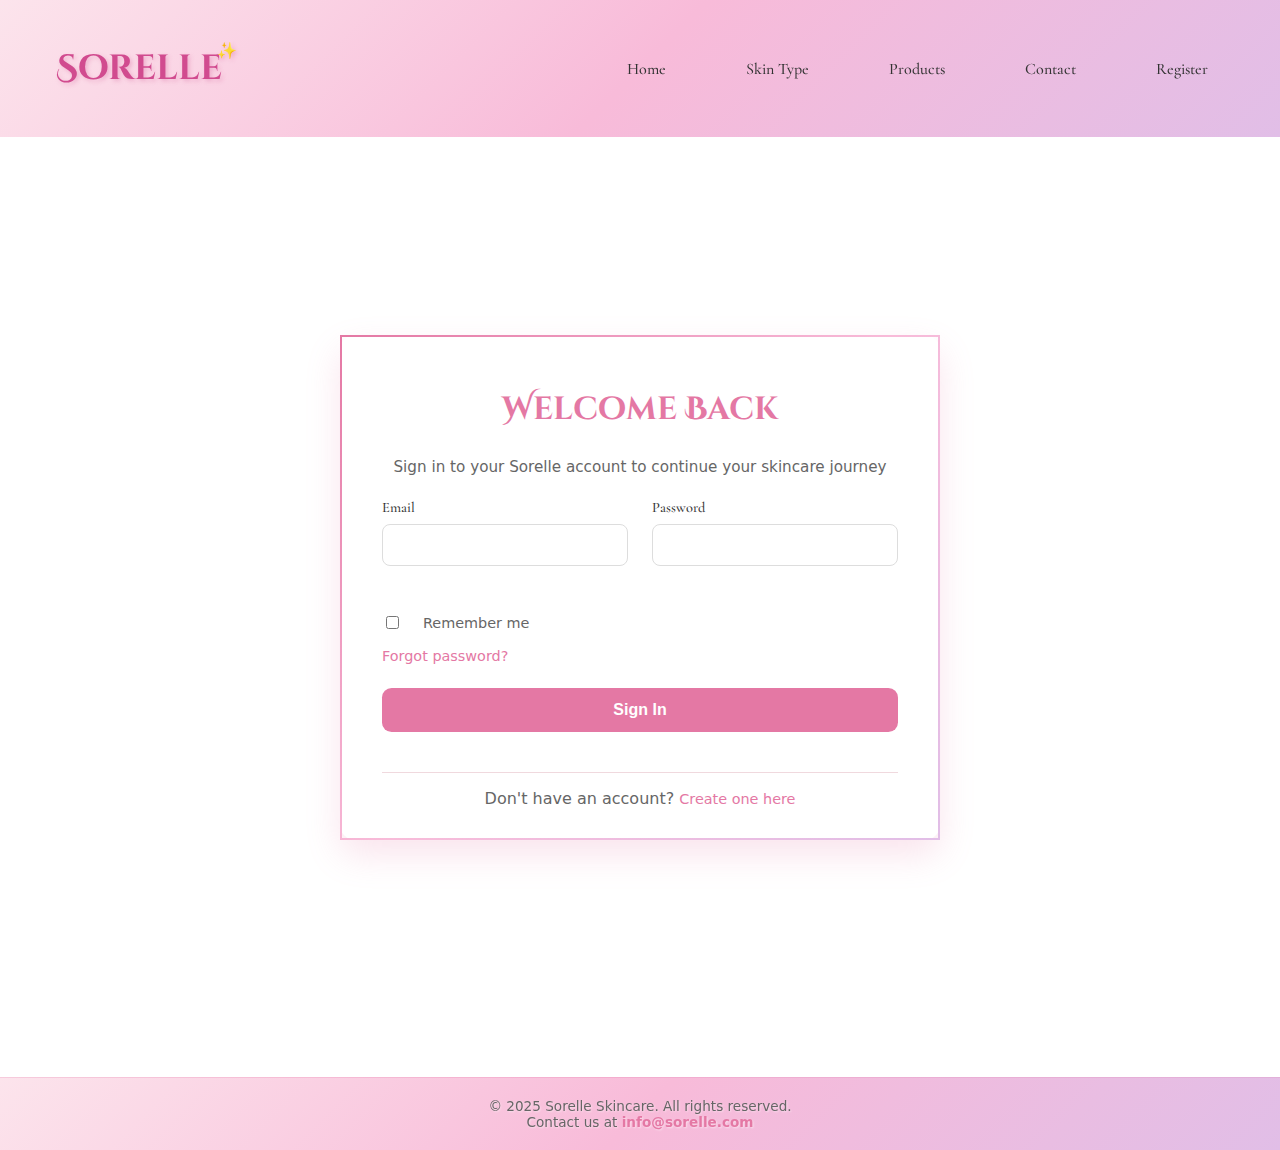
<file: skin-analysis.html>
<!DOCTYPE html>
<html lang="en">
  <head>
    <meta charset="UTF-8" />
    <meta name="viewport" content="width=device-width, initial-scale=1.0" />
    <link
      href="https://fonts.googleapis.com/css2?family=Pacifico&display=swap"
      rel="stylesheet"
    />
    <link rel="stylesheet" href="css/style.css" />
    <title>Skin Analysis - Sorelle</title>
  </head>

  <body>
    <header class="main-header">
      <div class="container header-container">
        <h2 class="logo">Sorelle</h2>
        <nav class="main-nav">
          <ul class="nav-list">
            <li><a href="index.html">Home</a></li>
            <li><a href="dashboard.html">Dashboard</a></li>
            <li><a href="skin-analysis.html" class="active-link">Skin Analysis</a></li>
            <li><a href="products.html">Products</a></li>
            <li><a href="index.html#contact">Contact</a></li>
            <li><a href="#" onclick="logout()">Logout</a></li>
          </ul>
        </nav>    
      </div>
    </header>
    
    <section class="analysis-section">
      <div class="analysis-container">
        <div class="analysis-header">
          <h1 class="analysis-heading">Advanced Skin Analysis</h1>
          <p class="analysis-description">Upload your photo for AI-powered skin analysis and personalized recommendations</p>
        </div>

        <!-- Upload Section -->
        <div class="upload-card">
          <div class="upload-area" id="uploadArea">
            <div class="upload-content">
              <div class="upload-icon">📸</div>
              <h3>Upload Your Skin Photo</h3>
              <p>Take a clear, well-lit photo of your face for the most accurate analysis</p>
              <input type="file" id="photoInput" accept="image/*" style="display: none;">
              <button class="upload-btn" onclick="document.getElementById('photoInput').click()">
                Choose Photo
              </button>
              <button class="camera-btn" onclick="openCamera()">
                Take Photo
              </button>
            </div>
          </div>
          
          <div class="analysis-tips">
            <h4>📋 For Best Results:</h4>
            <ul>
              <li>Use natural lighting or bright indoor light</li>
              <li>Face the camera directly with a neutral expression</li>
              <li>Remove makeup if possible</li>
              <li>Ensure your face fills most of the frame</li>
              <li>Avoid shadows on your face</li>
            </ul>
          </div>
        </div>

        <!-- Analysis Results -->
        <div class="results-section" id="resultsSection" style="display: none;">
          <div class="analysis-results">
            <div class="uploaded-image-container">
              <img id="uploadedImage" alt="Uploaded skin photo" class="uploaded-image">
              <div class="image-overlay">
                <div class="analysis-points" id="analysisPoints"></div>
              </div>
            </div>
            
            <div class="results-content">
              <!-- Skin Tone Analysis -->
              <div class="result-card">
                <h3>🎨 Skin Tone Analysis</h3>
                <div class="tone-results">
                  <div class="tone-display">
                    <div class="tone-swatch" id="toneSwatch"></div>
                    <div class="tone-info">
                      <p><strong>Undertone:</strong> <span id="undertone"></span></p>
                      <p><strong>Shade:</strong> <span id="shade"></span></p>
                      <p><strong>Classification:</strong> <span id="classification"></span></p>
                    </div>
                  </div>
                </div>
              </div>

              <!-- Skin Condition Analysis -->
              <div class="result-card">
                <h3>🔍 Skin Condition Assessment</h3>
                <div class="condition-grid">
                  <div class="condition-item">
                    <span class="condition-label">Hydration Level</span>
                    <div class="condition-bar">
                      <div class="condition-fill" id="hydrationFill"></div>
                    </div>
                    <span class="condition-score" id="hydrationScore"></span>
                  </div>
                  
                  <div class="condition-item">
                    <span class="condition-label">Oil Production</span>
                    <div class="condition-bar">
                      <div class="condition-fill" id="oilFill"></div>
                    </div>
                    <span class="condition-score" id="oilScore"></span>
                  </div>
                  
                  <div class="condition-item">
                    <span class="condition-label">Texture Smoothness</span>
                    <div class="condition-bar">
                      <div class="condition-fill" id="textureFill"></div>
                    </div>
                    <span class="condition-score" id="textureScore"></span>
                  </div>
                  
                  <div class="condition-item">
                    <span class="condition-label">Pore Visibility</span>
                    <div class="condition-bar">
                      <div class="condition-fill" id="poreFill"></div>
                    </div>
                    <span class="condition-score" id="poreScore"></span>
                  </div>
                  
                  <div class="condition-item">
                    <span class="condition-label">Pigmentation</span>
                    <div class="condition-bar">
                      <div class="condition-fill" id="pigmentFill"></div>
                    </div>
                    <span class="condition-score" id="pigmentScore"></span>
                  </div>
                  
                  <div class="condition-item">
                    <span class="condition-label">Overall Health</span>
                    <div class="condition-bar">
                      <div class="condition-fill" id="healthFill"></div>
                    </div>
                    <span class="condition-score" id="healthScore"></span>
                  </div>
                </div>
              </div>

              <!-- Detected Issues -->
              <div class="result-card">
                <h3>⚠️ Detected Concerns</h3>
                <div class="concerns-detected" id="concernsDetected"></div>
              </div>

              <!-- AI Recommendations -->
              <div class="result-card">
                <h3>🤖 AI-Powered Recommendations</h3>
                <div class="ai-recommendations" id="aiRecommendations"></div>
              </div>

              <!-- Progress Comparison -->
              <div class="result-card" id="progressCard" style="display: none;">
                <h3>📈 Progress Comparison</h3>
                <div class="progress-comparison">
                  <div class="comparison-images">
                    <div class="comparison-item">
                      <img id="previousImage" alt="Previous analysis">
                      <p>Previous Analysis</p>
                    </div>
                    <div class="comparison-arrow">→</div>
                    <div class="comparison-item">
                      <img id="currentImage" alt="Current analysis">
                      <p>Current Analysis</p>
                    </div>
                  </div>
                  <div class="improvement-metrics" id="improvementMetrics"></div>
                </div>
              </div>
            </div>
          </div>

          <div class="action-buttons">
            <button class="save-analysis-btn" onclick="saveAnalysis()">Save Analysis</button>
            <button class="new-analysis-btn" onclick="resetAnalysis()">New Analysis</button>
            <button class="share-btn" onclick="shareResults()">Share Results</button>
          </div>
        </div>

        <!-- Camera Modal -->
        <div id="cameraModal" class="modal">
          <div class="modal-content camera-modal">
            <span class="close" onclick="closeCamera()">&times;</span>
            <h2>Take Your Skin Photo</h2>
            <video id="cameraVideo" autoplay playsinline></video>
            <canvas id="cameraCanvas" style="display: none;"></canvas>
            <div class="camera-controls">
              <button class="camera-capture-btn" onclick="capturePhoto()">📷 Capture</button>
              <button class="camera-cancel-btn" onclick="closeCamera()">Cancel</button>
            </div>
          </div>
        </div>

        <!-- Loading Animation -->
        <div id="loadingOverlay" class="loading-overlay" style="display: none;">
          <div class="loading-content">
            <div class="loading-spinner"></div>
            <h3>Analyzing Your Skin...</h3>
            <p id="loadingText">Processing image data...</p>
          </div>
        </div>
      </div>
    </section>

    <footer class="footer">
      <p class="footer-text">&copy; 2025 Sorelle Skincare. All rights reserved.</p>
      <p class="footer-text">Contact us at <a href="mailto:info@sorelle.com">info@sorelle.com</a></p>
    </footer>

    <script>
      let currentUser = JSON.parse(localStorage.getItem('sorelleCurrentUser'));
      let currentAnalysis = null;
      let stream = null;

      // Check if user is logged in
      if (!currentUser) {
        window.location.href = 'login.html';
      }

      // Handle file upload
      document.getElementById('photoInput').addEventListener('change', function(e) {
        const file = e.target.files[0];
        if (file) {
          processImage(file);
        }
      });

      function processImage(file) {
        // Show loading
        showLoading();
        
        const reader = new FileReader();
        reader.onload = function(e) {
          const img = document.getElementById('uploadedImage');
          img.src = e.target.result;
          
          // Simulate AI analysis delay
          simulateAnalysis();
        };
        reader.readAsDataURL(file);
      }

      function showLoading() {
        document.getElementById('loadingOverlay').style.display = 'flex';
        const loadingTexts = [
          'Processing image data...',
          'Detecting skin features...',
          'Analyzing skin tone...',
          'Measuring hydration levels...',
          'Calculating skin health score...',
          'Generating recommendations...'
        ];
        
        let textIndex = 0;
        const interval = setInterval(() => {
          document.getElementById('loadingText').textContent = loadingTexts[textIndex];
          textIndex = (textIndex + 1) % loadingTexts.length;
        }, 800);
        
        setTimeout(() => {
          clearInterval(interval);
          document.getElementById('loadingOverlay').style.display = 'none';
          showResults();
        }, 5000);
      }

      function simulateAnalysis() {
        // Generate realistic analysis data
        const skinTones = [
          { undertone: 'Cool', shade: 'Fair', classification: 'Fitzpatrick I-II', color: '#F7D7C4' },
          { undertone: 'Warm', shade: 'Light', classification: 'Fitzpatrick III', color: '#E8B896' },
          { undertone: 'Neutral', shade: 'Medium', classification: 'Fitzpatrick IV', color: '#D4A574' },
          { undertone: 'Warm', shade: 'Olive', classification: 'Fitzpatrick V', color: '#C19A6B' },
          { undertone: 'Cool', shade: 'Deep', classification: 'Fitzpatrick VI', color: '#8B5A3C' }
        ];
        
        const randomTone = skinTones[Math.floor(Math.random() * skinTones.length)];
        
        currentAnalysis = {
          timestamp: new Date().toISOString(),
          skinTone: randomTone,
          conditions: {
            hydration: Math.floor(Math.random() * 40) + 60, // 60-100
            oil: Math.floor(Math.random() * 60) + 20, // 20-80
            texture: Math.floor(Math.random() * 30) + 70, // 70-100
            pore: Math.floor(Math.random() * 50) + 30, // 30-80
            pigmentation: Math.floor(Math.random() * 40) + 60, // 60-100
            health: Math.floor(Math.random() * 25) + 75 // 75-100
          },
          concerns: generateConcerns(),
          recommendations: generateRecommendations()
        };
      }

      function generateConcerns() {
        const allConcerns = [
          { name: 'Dehydration', severity: 'mild', description: 'Skin appears slightly dehydrated in the T-zone' },
          { name: 'Enlarged Pores', severity: 'moderate', description: 'Visible pores around nose area' },
          { name: 'Uneven Texture', severity: 'mild', description: 'Minor texture irregularities detected' },
          { name: 'Dark Circles', severity: 'mild', description: 'Slight discoloration under eyes' },
          { name: 'Fine Lines', severity: 'early', description: 'Early signs of aging around eye area' }
        ];
        
        return allConcerns.slice(0, Math.floor(Math.random() * 3) + 1);
      }

      function generateRecommendations() {
        return [
          {
            type: 'routine',
            title: 'Morning Hydration Boost',
            description: 'Add a hyaluronic acid serum to your morning routine',
            priority: 'high'
          },
          {
            type: 'product',
            title: 'Gentle Exfoliation',
            description: 'Use a mild AHA/BHA exfoliant 2-3 times per week',
            priority: 'medium'
          },
          {
            type: 'lifestyle',
            title: 'Sun Protection',
            description: 'Ensure SPF 30+ daily to prevent further damage',
            priority: 'high'
          },
          {
            type: 'treatment',
            title: 'Professional Treatment',
            description: 'Consider a monthly professional facial',
            priority: 'low'
          }
        ];
      }

      function showResults() {
        document.getElementById('resultsSection').style.display = 'block';
        
        // Populate skin tone results
        const tone = currentAnalysis.skinTone;
        document.getElementById('toneSwatch').style.backgroundColor = tone.color;
        document.getElementById('undertone').textContent = tone.undertone;
        document.getElementById('shade').textContent = tone.shade;
        document.getElementById('classification').textContent = tone.classification;
        
        // Populate condition bars
        const conditions = currentAnalysis.conditions;
        updateConditionBar('hydration', conditions.hydration);
        updateConditionBar('oil', conditions.oil);
        updateConditionBar('texture', conditions.texture);
        updateConditionBar('pore', 100 - conditions.pore); // Reverse for pores (lower is better)
        updateConditionBar('pigment', conditions.pigmentation);
        updateConditionBar('health', conditions.health);
        
        // Show concerns
        const concernsContainer = document.getElementById('concernsDetected');
        concernsContainer.innerHTML = currentAnalysis.concerns.map(concern => `
          <div class="concern-item ${concern.severity}">
            <div class="concern-header">
              <span class="concern-name">${concern.name}</span>
              <span class="concern-severity">${concern.severity}</span>
            </div>
            <p class="concern-description">${concern.description}</p>
          </div>
        `).join('');
        
        // Show recommendations
        const recsContainer = document.getElementById('aiRecommendations');
        recsContainer.innerHTML = currentAnalysis.recommendations.map(rec => `
          <div class="ai-rec-item ${rec.priority}">
            <h4>${rec.title}</h4>
            <p>${rec.description}</p>
            <span class="rec-priority">${rec.priority} priority</span>
          </div>
        `).join('');
        
        // Add analysis points overlay
        addAnalysisPoints();
        
        // Check for previous analyses
        checkProgressComparison();
        
        // Scroll to results
        document.getElementById('resultsSection').scrollIntoView({ behavior: 'smooth' });
      }

      function updateConditionBar(type, value) {
        const fill = document.getElementById(type + 'Fill');
        const score = document.getElementById(type + 'Score');
        
        fill.style.width = value + '%';
        score.textContent = value + '%';
        
        // Color coding
        if (value >= 80) {
          fill.style.backgroundColor = '#28a745';
        } else if (value >= 60) {
          fill.style.backgroundColor = '#ffc107';
        } else {
          fill.style.backgroundColor = '#dc3545';
        }
      }

      function addAnalysisPoints() {
        const pointsContainer = document.getElementById('analysisPoints');
        const points = [
          { x: '30%', y: '25%', label: 'Forehead' },
          { x: '50%', y: '40%', label: 'Nose' },
          { x: '25%', y: '45%', label: 'Left Cheek' },
          { x: '75%', y: '45%', label: 'Right Cheek' },
          { x: '50%', y: '70%', label: 'Chin' }
        ];
        
        pointsContainer.innerHTML = points.map(point => `
          <div class="analysis-point" style="left: ${point.x}; top: ${point.y};" title="${point.label}">
            <div class="point-pulse"></div>
          </div>
        `).join('');
      }

      function checkProgressComparison() {
        const analyses = currentUser.skinAnalyses || [];
        if (analyses.length > 0) {
          const previousAnalysis = analyses[analyses.length - 1];
          document.getElementById('progressCard').style.display = 'block';
          
          // Show improvement metrics
          const improvements = calculateImprovements(previousAnalysis, currentAnalysis);
          const metricsContainer = document.getElementById('improvementMetrics');
          metricsContainer.innerHTML = Object.entries(improvements).map(([key, value]) => `
            <div class="improvement-item">
              <span class="metric-name">${formatMetricName(key)}</span>
              <span class="metric-change ${value > 0 ? 'positive' : value < 0 ? 'negative' : 'neutral'}">
                ${value > 0 ? '+' : ''}${value}%
              </span>
            </div>
          `).join('');
        }
      }

      function calculateImprovements(previous, current) {
        const improvements = {};
        Object.keys(current.conditions).forEach(key => {
          improvements[key] = current.conditions[key] - previous.conditions[key];
        });
        return improvements;
      }

      function formatMetricName(key) {
        const names = {
          hydration: 'Hydration',
          oil: 'Oil Control',
          texture: 'Texture',
          pore: 'Pore Appearance',
          pigmentation: 'Pigmentation',
          health: 'Overall Health'
        };
        return names[key] || key;
      }

      function openCamera() {
        document.getElementById('cameraModal').style.display = 'block';
        
        navigator.mediaDevices.getUserMedia({ video: true })
          .then(function(mediaStream) {
            stream = mediaStream;
            document.getElementById('cameraVideo').srcObject = stream;
          })
          .catch(function(err) {
            alert('Camera access denied. Please use the file upload option.');
            closeCamera();
          });
      }

      function closeCamera() {
        if (stream) {
          stream.getTracks().forEach(track => track.stop());
          stream = null;
        }
        document.getElementById('cameraModal').style.display = 'none';
      }

      function capturePhoto() {
        const video = document.getElementById('cameraVideo');
        const canvas = document.getElementById('cameraCanvas');
        const ctx = canvas.getContext('2d');
        
        canvas.width = video.videoWidth;
        canvas.height = video.videoHeight;
        ctx.drawImage(video, 0, 0);
        
        canvas.toBlob(function(blob) {
          processImage(blob);
          closeCamera();
        });
      }

      function saveAnalysis() {
        if (!currentAnalysis) return;
        
        // Save to user data
        if (!currentUser.skinAnalyses) {
          currentUser.skinAnalyses = [];
        }
        
        currentAnalysis.id = Date.now();
        currentUser.skinAnalyses.push(currentAnalysis);
        
        // Update localStorage
        const users = JSON.parse(localStorage.getItem('sorelleUsers') || '[]');
        const userIndex = users.findIndex(u => u.id === currentUser.id);
        if (userIndex !== -1) {
          users[userIndex] = currentUser;
          localStorage.setItem('sorelleUsers', JSON.stringify(users));
          localStorage.setItem('sorelleCurrentUser', JSON.stringify(currentUser));
        }
        
        alert('Analysis saved successfully! 📊');
      }

      function resetAnalysis() {
        document.getElementById('resultsSection').style.display = 'none';
        document.getElementById('photoInput').value = '';
        currentAnalysis = null;
        window.scrollTo({ top: 0, behavior: 'smooth' });
      }

      function shareResults() {
        if (!currentAnalysis) return;
        
        const shareText = `My Sorelle skin analysis results: Overall health ${currentAnalysis.conditions.health}% | Hydration ${currentAnalysis.conditions.hydration}% | Join me on my skincare journey!`;
        
        if (navigator.share) {
          navigator.share({
            title: 'My Sorelle Skin Analysis',
            text: shareText,
            url: window.location.href
          });
        } else {
          // Fallback
          navigator.clipboard.writeText(shareText);
          alert('Results copied to clipboard! Share with your friends.');
        }
      }

      function logout() {
        localStorage.removeItem('sorelleCurrentUser');
        window.location.href = 'index.html';
      }

      // Drag and drop functionality
      const uploadArea = document.getElementById('uploadArea');
      
      uploadArea.addEventListener('dragover', function(e) {
        e.preventDefault();
        uploadArea.classList.add('drag-over');
      });
      
      uploadArea.addEventListener('dragleave', function(e) {
        e.preventDefault();
        uploadArea.classList.remove('drag-over');
      });
      
      uploadArea.addEventListener('drop', function(e) {
        e.preventDefault();
        uploadArea.classList.remove('drag-over');
        
        const files = e.dataTransfer.files;
        if (files.length > 0 && files[0].type.startsWith('image/')) {
          processImage(files[0]);
        }
      });
    </script>
  </body>
</html>
</file>
<file: css/ecommerce-styles.css>
/* E-Commerce Styles - Cart, Checkout, Orders */

/* Cart Page Styles */
.cart-section {
  background-color: #fff5f8;
  padding: 2rem;
  min-height: 90vh;
}

.cart-container {
  max-width: 1200px;
  margin: 0 auto;
}

.cart-heading {
  font-size: 2.5rem;
  color: #e478a4;
  margin-bottom: 2rem;
  text-align: center;
  font-family: "Cinzel Decorative", cursive;
}

.cart-content {
  display: grid;
  grid-template-columns: 2fr 1fr;
  gap: 2rem;
  align-items: start;
}

.cart-items {
  background: white;
  border-radius: 15px;
  padding: 1.5rem;
  box-shadow: 0 10px 30px rgba(228, 120, 164, 0.1);
}

.cart-item {
  display: grid;
  grid-template-columns: 100px 1fr auto auto auto;
  gap: 1rem;
  align-items: center;
  padding: 1.5rem 0;
  border-bottom: 1px solid #f0d9de;
}

.cart-item:last-child {
  border-bottom: none;
}

.item-image img {
  width: 80px;
  height: 80px;
  object-fit: cover;
  border-radius: 8px;
}

.item-details h4 {
  color: #333;
  margin-bottom: 0.5rem;
  font-family: "Cormorant Garamond", serif;
}

.item-details p {
  color: #666;
  font-size: 0.9rem;
  margin-bottom: 0.5rem;
}

.skin-type-tag {
  background: linear-gradient(135deg, #fce4ec, #f8bbd9);
  color: #c2185b;
  padding: 0.3rem 0.8rem;
  border-radius: 12px;
  font-size: 0.8rem;
  font-weight: 600;
}

.item-quantity {
  display: flex;
  align-items: center;
  gap: 0.5rem;
}

.qty-btn {
  background: #e478a4;
  color: white;
  border: none;
  width: 30px;
  height: 30px;
  border-radius: 50%;
  cursor: pointer;
  font-weight: bold;
  transition: all 0.3s ease;
}

.qty-btn:hover {
  background: #c8628c;
  transform: scale(1.1);
}

.quantity {
  font-weight: bold;
  min-width: 20px;
  text-align: center;
}

.item-price {
  text-align: right;
}

.item-price .price {
  font-weight: bold;
  font-size: 1.2rem;
  color: #e478a4;
  display: block;
}

.item-price .unit-price {
  font-size: 0.8rem;
  color: #666;
}

.remove-btn {
  background: #dc3545;
  color: white;
  border: none;
  width: 35px;
  height: 35px;
  border-radius: 8px;
  cursor: pointer;
  transition: all 0.3s ease;
}

.remove-btn:hover {
  background: #c82333;
  transform: scale(1.1);
}

/* Empty Cart Styles */
.empty-cart {
  text-align: center;
  padding: 3rem;
  background: white;
  border-radius: 15px;
  box-shadow: 0 10px 30px rgba(228, 120, 164, 0.1);
}

.empty-cart-icon {
  font-size: 4rem;
  margin-bottom: 1rem;
}

.empty-cart h3 {
  color: #333;
  margin-bottom: 1rem;
  font-family: "Cormorant Garamond", serif;
}

.continue-shopping-btn {
  background: linear-gradient(135deg, #e478a4, #ff6b9d);
  color: white;
  text-decoration: none;
  padding: 1rem 2rem;
  border-radius: 10px;
  font-weight: 600;
  display: inline-block;
  margin-top: 1rem;
  transition: all 0.3s ease;
}

.continue-shopping-btn:hover {
  transform: translateY(-2px);
  box-shadow: 0 5px 15px rgba(228, 120, 164, 0.4);
}

/* Cart Summary Styles */
.cart-summary {
  position: sticky;
  top: 2rem;
}

.summary-card {
  background: white;
  border-radius: 15px;
  padding: 2rem;
  box-shadow: 0 10px 30px rgba(228, 120, 164, 0.1);
}

.summary-card h3 {
  color: #333;
  margin-bottom: 1.5rem;
  font-family: "Cormorant Garamond", serif;
}

.summary-row {
  display: flex;
  justify-content: space-between;
  margin-bottom: 1rem;
  padding-bottom: 0.5rem;
  border-bottom: 1px solid #f5f5f5;
}

.summary-row.total {
  border-top: 2px solid #e478a4;
  padding-top: 1rem;
  margin-top: 1rem;
  font-weight: bold;
  font-size: 1.2rem;
  color: #e478a4;
}

.checkout-btn {
  width: 100%;
  background: linear-gradient(135deg, #e478a4, #ff6b9d);
  color: white;
  border: none;
  padding: 1.2rem;
  border-radius: 10px;
  font-size: 1.1rem;
  font-weight: 600;
  cursor: pointer;
  margin-top: 1rem;
  transition: all 0.3s ease;
}

.checkout-btn:hover {
  transform: translateY(-2px);
  box-shadow: 0 5px 15px rgba(228, 120, 164, 0.4);
}

.continue-shopping-link {
  width: 100%;
  background: transparent;
  color: #e478a4;
  border: 2px solid #e478a4;
  padding: 1rem;
  border-radius: 10px;
  font-size: 1rem;
  font-weight: 600;
  cursor: pointer;
  margin-top: 1rem;
  transition: all 0.3s ease;
}

.continue-shopping-link:hover {
  background: #e478a4;
  color: white;
}

/* Checkout Page Styles */
.checkout-section {
  background-color: #fff5f8;
  padding: 2rem;
  min-height: 90vh;
}

.checkout-container {
  max-width: 1200px;
  margin: 0 auto;
}

.checkout-heading {
  font-size: 2.5rem;
  color: #e478a4;
  margin-bottom: 2rem;
  text-align: center;
  font-family: "Cinzel Decorative", cursive;
}

.checkout-progress {
  display: flex;
  justify-content: center;
  margin-bottom: 3rem;
  gap: 2rem;
}

.progress-step {
  display: flex;
  flex-direction: column;
  align-items: center;
  gap: 0.5rem;
  opacity: 0.5;
  transition: all 0.3s ease;
}

.progress-step.active {
  opacity: 1;
}

.step-number {
  width: 40px;
  height: 40px;
  background: #f0d9de;
  color: #666;
  border-radius: 50%;
  display: flex;
  align-items: center;
  justify-content: center;
  font-weight: bold;
  transition: all 0.3s ease;
}

.progress-step.active .step-number {
  background: #e478a4;
  color: white;
}

.step-title {
  font-size: 0.9rem;
  color: #666;
  font-weight: 600;
}

.progress-step.active .step-title {
  color: #e478a4;
}

.checkout-content {
  display: grid;
  grid-template-columns: 2fr 1fr;
  gap: 2rem;
  align-items: start;
}

.checkout-form-section {
  background: white;
  border-radius: 15px;
  padding: 2rem;
  box-shadow: 0 10px 30px rgba(228, 120, 164, 0.1);
}

.checkout-form-section h2 {
  color: #333;
  margin-bottom: 1.5rem;
  font-family: "Cormorant Garamond", serif;
}

.checkout-form {
  display: grid;
  gap: 1rem;
}

.form-grid {
  display: grid;
  grid-template-columns: 1fr 1fr;
  gap: 1rem;
}

.form-group {
  display: flex;
  flex-direction: column;
}

.form-group.full-width {
  grid-column: 1 / -1;
}

.form-group label {
  font-weight: 600;
  color: #333;
  margin-bottom: 0.5rem;
  font-family: "Cormorant Garamond", serif;
}

.form-group input,
.form-group select {
  padding: 1rem;
  border: 2px solid #f0d9de;
  border-radius: 8px;
  font-size: 1rem;
  transition: all 0.3s ease;
}

.form-group input:focus,
.form-group select:focus {
  outline: none;
  border-color: #e478a4;
  box-shadow: 0 0 10px rgba(228, 120, 164, 0.2);
}

.payment-methods {
  display: grid;
  gap: 1rem;
  margin-bottom: 2rem;
}

.payment-option {
  display: flex;
  align-items: center;
  gap: 1rem;
  padding: 1rem;
  border: 2px solid #f0d9de;
  border-radius: 10px;
  cursor: pointer;
  transition: all 0.3s ease;
}

.payment-option:hover {
  border-color: #e478a4;
  background: rgba(228, 120, 164, 0.05);
}

.payment-option input[type="radio"] {
  accent-color: #e478a4;
}

.payment-option label {
  display: flex;
  align-items: center;
  gap: 1rem;
  cursor: pointer;
  font-weight: 600;
  width: 100%;
}

.payment-icon {
  font-size: 1.5rem;
}

.payment-form {
  margin-top: 1rem;
}

.cod-info {
  text-align: center;
  padding: 2rem;
  background: rgba(40, 167, 69, 0.1);
  border-radius: 10px;
  border: 2px solid rgba(40, 167, 69, 0.2);
}

.checkout-actions {
  display: flex;
  gap: 1rem;
  margin-top: 2rem;
}

.next-btn,
.back-btn,
.place-order-btn {
  flex: 1;
  padding: 1.2rem;
  border: none;
  border-radius: 10px;
  font-size: 1.1rem;
  font-weight: 600;
  cursor: pointer;
  transition: all 0.3s ease;
}

.next-btn,
.place-order-btn {
  background: linear-gradient(135deg, #e478a4, #ff6b9d);
  color: white;
}

.next-btn:hover,
.place-order-btn:hover {
  transform: translateY(-2px);
  box-shadow: 0 5px 15px rgba(228, 120, 164, 0.4);
}

.back-btn {
  background: transparent;
  color: #e478a4;
  border: 2px solid #e478a4;
}

.back-btn:hover {
  background: #e478a4;
  color: white;
}

/* Order Summary Sidebar */
.order-summary-sidebar {
  position: sticky;
  top: 2rem;
  background: white;
  border-radius: 15px;
  padding: 2rem;
  box-shadow: 0 10px 30px rgba(228, 120, 164, 0.1);
}

.order-summary-sidebar h3 {
  color: #333;
  margin-bottom: 1.5rem;
  font-family: "Cormorant Garamond", serif;
}

.order-items {
  max-height: 300px;
  overflow-y: auto;
  margin-bottom: 1.5rem;
}

.order-item {
  display: flex;
  gap: 1rem;
  margin-bottom: 1rem;
  padding-bottom: 1rem;
  border-bottom: 1px solid #f5f5f5;
}

.order-item img {
  width: 50px;
  height: 50px;
  object-fit: cover;
  border-radius: 8px;
}

.item-info h4 {
  font-size: 0.9rem;
  color: #333;
  margin-bottom: 0.3rem;
}

.item-info p {
  font-size: 0.8rem;
  color: #666;
}

.item-total {
  font-weight: bold;
  color: #e478a4;
}

.order-totals {
  border-top: 2px solid #f0d9de;
  padding-top: 1rem;
}

.total-row {
  display: flex;
  justify-content: space-between;
  margin-bottom: 0.5rem;
}

.total-row.grand-total {
  font-weight: bold;
  font-size: 1.2rem;
  color: #e478a4;
  border-top: 1px solid #e478a4;
  padding-top: 0.5rem;
  margin-top: 1rem;
}

/* Order Review Styles */
.order-review {
  display: grid;
  gap: 2rem;
}

.review-section h3 {
  color: #333;
  margin-bottom: 1rem;
  font-family: "Cormorant Garamond", serif;
}

.address-display {
  background: #f8f9fa;
  padding: 1rem;
  border-radius: 8px;
  border-left: 4px solid #e478a4;
}

.review-items {
  display: grid;
  gap: 1rem;
}

.review-item {
  display: flex;
  gap: 1rem;
  padding: 1rem;
  background: #f8f9fa;
  border-radius: 8px;
}

.review-item img {
  width: 80px;
  height: 80px;
  object-fit: cover;
  border-radius: 8px;
}

.item-details h4 {
  color: #333;
  margin-bottom: 0.5rem;
}

/* Success Page Styles */
.success-section {
  background-color: #fff5f8;
  padding: 2rem;
  min-height: 90vh;
  display: flex;
  align-items: center;
  justify-content: center;
}

.success-container {
  max-width: 800px;
  width: 100%;
}

.success-card {
  background: white;
  border-radius: 20px;
  padding: 3rem;
  text-align: center;
  box-shadow: 0 15px 40px rgba(228, 120, 164, 0.2);
}

.success-icon {
  font-size: 4rem;
  margin-bottom: 1rem;
}

.success-heading {
  font-size: 2.5rem;
  color: #28a745;
  margin-bottom: 1rem;
  font-family: "Cinzel Decorative", cursive;
}

.success-message {
  font-size: 1.2rem;
  color: #666;
  margin-bottom: 2rem;
}

.order-summary-card {
  background: #f8f9fa;
  border-radius: 15px;
  padding: 2rem;
  margin: 2rem 0;
  text-align: left;
}

.order-info {
  display: grid;
  gap: 1rem;
  margin-bottom: 2rem;
}

.info-row {
  display: flex;
  justify-content: space-between;
  padding: 0.5rem 0;
  border-bottom: 1px solid #dee2e6;
}

.order-id {
  font-weight: bold;
  color: #e478a4;
}

.total-amount {
  font-weight: bold;
  color: #28a745;
  font-size: 1.2rem;
}

.success-actions {
  display: flex;
  gap: 1rem;
  justify-content: center;
  margin: 2rem 0;
}

.primary-btn,
.secondary-btn {
  padding: 1rem 2rem;
  border: none;
  border-radius: 10px;
  font-weight: 600;
  cursor: pointer;
  transition: all 0.3s ease;
  text-decoration: none;
  display: inline-block;
}

.primary-btn {
  background: linear-gradient(135deg, #e478a4, #ff6b9d);
  color: white;
}

.secondary-btn {
  background: transparent;
  color: #e478a4;
  border: 2px solid #e478a4;
}

.primary-btn:hover,
.secondary-btn:hover {
  transform: translateY(-2px);
  box-shadow: 0 5px 15px rgba(228, 120, 164, 0.4);
}

.next-steps {
  margin-top: 3rem;
}

.next-steps h3 {
  color: #333;
  margin-bottom: 2rem;
  font-family: "Cormorant Garamond", serif;
}

.steps-grid {
  display: grid;
  grid-template-columns: repeat(3, 1fr);
  gap: 2rem;
}

.step {
  text-align: center;
  padding: 1.5rem;
  background: #f8f9fa;
  border-radius: 10px;
}

.step-icon {
  font-size: 2rem;
  margin-bottom: 1rem;
}

.step h4 {
  color: #333;
  margin-bottom: 0.5rem;
}

.step p {
  color: #666;
  font-size: 0.9rem;
}

/* Orders Page Styles */
.orders-section {
  background-color: #fff5f8;
  padding: 2rem;
  min-height: 90vh;
}

.orders-container {
  max-width: 1200px;
  margin: 0 auto;
}

.orders-heading {
  font-size: 2.5rem;
  color: #e478a4;
  margin-bottom: 2rem;
  text-align: center;
  font-family: "Cinzel Decorative", cursive;
}

.order-card {
  background: white;
  border-radius: 15px;
  padding: 2rem;
  margin-bottom: 2rem;
  box-shadow: 0 10px 30px rgba(228, 120, 164, 0.1);
}

.order-header {
  display: flex;
  justify-content: space-between;
  align-items: center;
  margin-bottom: 1.5rem;
}

.order-id h3 {
  color: #333;
  margin-bottom: 0.5rem;
  font-family: "Cormorant Garamond", serif;
}

.order-date {
  color: #666;
  font-size: 0.9rem;
}

.status-badge {
  padding: 0.5rem 1rem;
  border-radius: 20px;
  font-size: 0.9rem;
  font-weight: 600;
}

.status-badge.confirmed {
  background: #d4edda;
  color: #155724;
}

.status-badge.processing {
  background: #fff3cd;
  color: #856404;
}

.status-badge.shipped {
  background: #cce5ff;
  color: #004085;
}

.status-badge.delivered {
  background: #d1ecf1;
  color: #0c5460;
}

.order-body {
  display: grid;
  grid-template-columns: 1fr 1fr;
  gap: 2rem;
  margin-bottom: 1.5rem;
}

.order-items-preview {
  display: grid;
  gap: 1rem;
}

.item-preview {
  display: flex;
  gap: 1rem;
  align-items: center;
}

.item-preview img {
  width: 50px;
  height: 50px;
  object-fit: cover;
  border-radius: 8px;
}

.item-preview .item-info h4 {
  font-size: 0.9rem;
  color: #333;
  margin-bottom: 0.3rem;
}

.more-items {
  color: #666;
  font-style: italic;
  text-align: center;
  padding: 1rem;
  background: #f8f9fa;
  border-radius: 8px;
}

.order-summary .summary-row {
  display: flex;
  justify-content: space-between;
  margin-bottom: 0.5rem;
}

.order-summary .amount {
  font-weight: bold;
  color: #e478a4;
}

.order-actions {
  display: flex;
  gap: 1rem;
  justify-content: flex-end;
}

.order-btn {
  padding: 0.8rem 1.5rem;
  border: none;
  border-radius: 8px;
  font-weight: 600;
  cursor: pointer;
  transition: all 0.3s ease;
}

.order-btn.primary {
  background: linear-gradient(135deg, #e478a4, #ff6b9d);
  color: white;
}

.order-btn.secondary {
  background: transparent;
  color: #e478a4;
  border: 2px solid #e478a4;
}

.order-btn:hover {
  transform: translateY(-2px);
  box-shadow: 0 3px 10px rgba(228, 120, 164, 0.3);
}

/* Order Modal */
.order-modal {
  position: fixed;
  top: 0;
  left: 0;
  width: 100%;
  height: 100%;
  background: rgba(0, 0, 0, 0.5);
  display: flex;
  align-items: center;
  justify-content: center;
  z-index: 1000;
}

.order-modal .modal-content {
  background: white;
  border-radius: 15px;
  padding: 2rem;
  max-width: 800px;
  width: 90%;
  max-height: 90vh;
  overflow-y: auto;
  position: relative;
}

.order-modal .close {
  position: absolute;
  top: 1rem;
  right: 1rem;
  font-size: 1.5rem;
  color: #666;
  cursor: pointer;
  width: 30px;
  height: 30px;
  display: flex;
  align-items: center;
  justify-content: center;
  border-radius: 50%;
  background: #f8f9fa;
}

.order-details-content {
  display: grid;
  gap: 2rem;
}

.details-section h3 {
  color: #333;
  margin-bottom: 1rem;
  font-family: "Cormorant Garamond", serif;
}

.info-grid {
  display: grid;
  grid-template-columns: 1fr 1fr;
  gap: 1rem;
}

.address-details {
  background: #f8f9fa;
  padding: 1rem;
  border-radius: 8px;
}

.detailed-items {
  display: grid;
  gap: 1rem;
}

.detailed-item {
  display: flex;
  gap: 1rem;
  padding: 1rem;
  background: #f8f9fa;
  border-radius: 8px;
}

.detailed-item img {
  width: 80px;
  height: 80px;
  object-fit: cover;
  border-radius: 8px;
}

.no-orders {
  text-align: center;
  padding: 3rem;
  background: white;
  border-radius: 15px;
  box-shadow: 0 10px 30px rgba(228, 120, 164, 0.1);
}

.no-orders-icon {
  font-size: 4rem;
  margin-bottom: 1rem;
}

.shop-now-btn {
  background: linear-gradient(135deg, #e478a4, #ff6b9d);
  color: white;
  text-decoration: none;
  padding: 1rem 2rem;
  border-radius: 10px;
  font-weight: 600;
  display: inline-block;
  margin-top: 1rem;
  transition: all 0.3s ease;
}

.shop-now-btn:hover {
  transform: translateY(-2px);
  box-shadow: 0 5px 15px rgba(228, 120, 164, 0.4);
}

/* Add to Cart Button Styles */
.add-to-cart-btn {
  display: inline-block;
  background: linear-gradient(135deg, #e478a4, #ff6b9d);
  color: white;
  text-decoration: none;
  padding: 12px 25px;
  border-radius: 25px;
  font-weight: 600;
  font-size: 1rem;
  transition: all 0.3s ease;
  font-family: 'Cormorant Garamond', serif;
  margin-top: auto;
  border: none;
  cursor: pointer;
  text-align: center;
  width: 100%;
  box-sizing: border-box;
}

.add-to-cart-btn:hover {
  background: linear-gradient(135deg, #c8628c, #e478a4);
  transform: scale(1.05);
  box-shadow: 0 5px 15px rgba(228, 120, 164, 0.4);
}

.add-to-cart-btn.added {
  background: linear-gradient(135deg, #28a745, #20c997);
  transform: scale(1.05);
}

/* Cart Count Badge */
.cart-count {
  background: #dc3545;
  color: white;
  border-radius: 50%;
  padding: 0.2rem 0.5rem;
  font-size: 0.8rem;
  font-weight: bold;
  margin-left: 0.5rem;
}

/* Responsive Design for E-commerce */
@media (max-width: 768px) {
  .cart-content,
  .checkout-content {
    grid-template-columns: 1fr;
    gap: 1.5rem;
  }
  
  .cart-item {
    grid-template-columns: 1fr;
    text-align: center;
    gap: 1rem;
  }
  
  .checkout-actions {
    flex-direction: column;
  }
  
  .form-grid {
    grid-template-columns: 1fr;
  }
  
  .steps-grid {
    grid-template-columns: 1fr;
  }
  
  .order-body {
    grid-template-columns: 1fr;
  }
  
  .order-actions {
    justify-content: center;
    flex-wrap: wrap;
  }
  
  .success-actions {
    flex-direction: column;
    align-items: center;
  }
  
  .info-grid {
    grid-template-columns: 1fr;
  }
}
</file>
<file: css/style.css>
@import url("https://fonts.googleapis.com/css2?family=Cinzel+Decorative&family=Playfair+Display:wght@500&family=Cormorant+Garamond:wght@500&display=swap");

/* CSS Reset and Box Sizing Fix */
*, *::before, *::after {
  box-sizing: border-box;
}

body {
  font-family: system-ui, -apple-system, BlinkMacSystemFont, "Segoe UI", Roboto,
    Oxygen, Ubuntu, Cantarell, "Open Sans", "Helvetica Neue", sans-serif;
  margin: 0;
  padding: 0;
  min-height: 100vh;
}

.main-header {
  background: linear-gradient(135deg, #fce4ec, #f8bbd9, #e1bee7);
  padding: 1rem 2rem;
  box-shadow: 0 8px 32px rgba(228, 120, 164, 0.3);
  position: relative;
}

.container {
  max-width: 1000px;
  margin: 0 auto;
  display: flex;
  align-items: center;
  justify-content: space-between;
  position: relative;
  z-index: 1;
}

.logo {
  font-size: 2.2rem;
  font-weight: bold;
  color: #d14b8f;
  text-decoration: none;
  font-family: "Cinzel Decorative", cursive;
  text-shadow: 2px 2px 4px rgba(209, 75, 143, 0.3);
  transition: all 0.3s ease;
  position: relative;
}

.logo::after {
  content: '✨';
  position: absolute;
  top: -5px;
  right: -15px;
  font-size: 1rem;
  animation: sparkle 2s infinite alternate;
}

@keyframes sparkle {
  0% { transform: scale(1) rotate(0deg); opacity: 0.7; }
  100% { transform: scale(1.2) rotate(180deg); opacity: 1; }
}

.logo:hover {
  transform: scale(1.05);
  color: #b83878;
}

.main-nav .nav-list {
  list-style: none;
  display: flex;
  gap: 3rem;
  margin: 0;
  padding: 0;
}

.nav-list li {
  position: relative;
}

.nav-list li a {
  text-decoration: none;
  color: #f403a3;
  font-size: 1rem;
  font-weight: 500;
  transition: all 0.3s ease;
  font-family: "Cinzel Decorative", cursive;
  padding: 0.5rem 1rem;
  border-radius: 25px;
  position: relative;
  overflow: hidden;
}

.nav-list li a::before {
  display: none;
}

.nav-list li a:hover::before {
  display: none;
}

.nav-list li a:hover {
  color: #5a0029;
  background-color: rgba(255, 255, 255, 0.2);
  transform: translateY(-2px);
  box-shadow: 0 5px 15px rgba(90, 0, 41, 0.2);
}

.nav-list li a.active-link {
  background: linear-gradient(135deg, rgba(255, 255, 255, 0.4), rgba(255, 255, 255, 0.2));
  color: #5a0029;
  box-shadow: 0 4px 15px rgba(90, 0, 41, 0.2);
  transform: translateY(-1px);
  border: 2px solid rgba(255, 255, 255, 0.3);
  font-weight: 600;
}

.section-hero {
  padding: 4rem 2rem;
  background-color: #fff5f8;
}

.hero {
  display: flex;
  align-items: center;
  justify-content: space-between;
  gap: 4rem;
  max-width: 1200px;
  margin: 0 auto;
}

.hero-text-box {
  flex: 1;
}

.hero-image-box {
  flex: 1;
  display: flex;
  justify-content: flex-end;
}

.hero-image {
  border-radius: 15px;
  border: 2px solid #f0d9de;
  box-shadow: 0 5px 25px rgba(0, 0, 0, 0.2);
  width: 100%;
  height: auto;
  margin: 20px 0;
}

.heading-primary {
  font-size: 1.5rem;
  color: #e478a4;
  margin-bottom: 2rem;
  font-family: "Cinzel Decorative", cursive;
}

.hero-description {
  font-size: 1rem;
  margin-bottom: 2rem;
  color: #333;
  line-height: 1.6;
}

.btn-hero {
  display: inline-block;
  margin-right: 1rem;
  padding: 1rem 2rem;
  background-color: #e478a4;
  color: #fff;
  text-decoration: none;
  border-radius: 0.6rem;
  transition: background-color 0.3s ease;
}

.btn-hero:hover {
  background-color: #c8628c;
}

.section-customers {
  background-color: #fff5f8;
  padding: 4rem 2rem;
  text-align: center;
}

.customers {
  display: flex;
  flex-direction: column;
  align-items: center;
  gap: 1rem;
  margin-top: 2.4rem;
}

.customer-images {
  display: flex;
  align-items: center;
  justify-content: center;
}

.customer-img {
  width: 10rem; /* Increased from 7rem */
  height: 10rem; /* Increased from 7rem */
  border-radius: 50%;
  border: 2px solid #fff;
  object-fit: cover;
  margin-left: -2rem;
  box-shadow: 0 0 8px rgba(0, 0, 0, 0.1);
  transition: transform 0.3s;
}

.customer-img:first-child {
  margin-left: 0;
}

.customer-img:hover {
  transform: scale(1.1);
  z-index: 1;
}

.customer-text {
  font-size: 1rem;
  color: #444;
  margin-top: 1rem;
  text-align: center;
}

.customer-text strong {
  color: #ea4989;
  font-weight: 700;
}

.skin-types-section {
  background-color: #fff5f8;
  padding: 4rem 2rem;
}

.heading-secondary {
  text-align: center;
  font-size: 2rem;
  margin-bottom: 4rem;
  color: #e478a4;
  font-family: "Playfair Display", serif;
}

.center-text {
  text-align: center;
}

.skin-types-grid {
  display: grid;
  grid-template-columns: repeat(3, 1fr);
  gap: 2rem;
}

.skin-type {
  background-color: #ffffff;
  padding: 1rem;
  border-radius: 1rem;
  box-shadow: 0 5px 20px rgba(0, 0, 0, 0.05);
  transition: transform 0.3s;
  text-align: center;
}

.skin-type:hover {
  transform: translateY(-10px);
}

.skin-type-img {
  width: 100%;
  max-width: 250px;
  height: 180px;
  object-fit: cover;
  border-radius: 1rem;
  margin-bottom: 1.5rem;
  display: block;
  margin-left: auto;
  margin-right: auto;
}

.skin-type-title {
  font-size: 2rem;
  margin-bottom: 1rem;
  color: #e478a4;
  font-family: "Cormorant Garamond", serif;
}

.skin-type-description {
  font-size: 1rem;
  color: #555;
  line-height: 1.6;
}

.routine-section {
  padding: 2rem;
  margin-top: 2rem;
  border-radius: 2rem;
}

.routine-container {
  max-width: 1000px;
  margin: 0 auto;
  text-align: center;
}

.routine-heading {
  font-size: 2rem;
  color: #d14b8f;
  font-family: "Playfair Display", serif;
  margin-bottom: 3rem;
}
.routine-box-wrapper {
  display: flex;
  justify-content: center;
  gap: 1rem;
  flex-wrap: wrap;
  margin-top: 2rem;
  padding: 1rem;
  background-color: #fdf7f9;
  border-radius: 1rem;
  box-shadow: 0 4px 15px rgba(0, 0, 0, 0.08);
}

.routine-box {
  background-color: #fbecf7;
  border-left: 4px solid #d14b8f;
  box-shadow: 0 0.5rem 1rem rgba(240, 233, 233, 0.05);
  padding: 1rem;
  width: 50px; /* Smaller width */
  font-family: "Open Sans", sans-serif;
  border-radius: 5px;
  flex: 1 1 100px;
}

.routine-box h3 {
  font-size: 2rem;
  margin-bottom: 0.5rem;
  color: #de0c7c;
  font-family: "Cormorant Garamond", serif;
  text-align: left;
}

.routine-box ul {
  font-size: 0.95rem;
  line-height: 1.4;
  color: #696166;
  padding-left: 0;
  list-style: none;
  text-align: left;
  font-family: poppins;
}

.routine-block {
  display: flex;
  flex-direction: column;
  width: 100%;
  padding: 2rem;
}

.routine-block h3 {
  font-size: 2rem;
  color: #d14b8f;
  font-family: "Cormorant Garamond", serif;
  text-align: center;
  margin-bottom: 2rem;
}

/* Product Recommendations Styling - Compact Version */
.recommendation-card {
  background: linear-gradient(135deg, #fff 0%, #f8f9fa 100%);
  border: 1px solid #e1e8ed;
  border-radius: 12px;
  padding: 0.8rem;
  transition: all 0.3s ease;
  box-shadow: 0 2px 8px rgba(0, 0, 0, 0.06);
  display: flex;
  flex-direction: column;
  height: 100%;
  max-width: 280px;
  margin: 0 auto;
}

.recommendation-card:hover {
  transform: translateY(-4px);
  box-shadow: 0 6px 20px rgba(225, 92, 156, 0.12);
  border-color: #e15c9c;
}

.recommendation-card.high {
  border-left: 3px solid #e15c9c;
}

.recommendation-card.medium {
  border-left: 3px solid #f39c12;
}

.recommendation-card .product-image {
  width: 100%;
  height: 120px;
  object-fit: cover;
  border-radius: 8px;
  margin-bottom: 0.8rem;
}

.recommendation-card .product-info {
  flex: 1;
  display: flex;
  flex-direction: column;
}

.recommendation-card h4 {
  color: #2c3e50;
  margin-bottom: 0.4rem;
  font-size: 1rem;
  font-weight: 600;
  line-height: 1.3;
}

.recommendation-card p {
  color: #7f8c8d;
  font-size: 0.85rem;
  margin-bottom: 0.8rem;
  line-height: 1.4;
  flex: 1;
}

.product-price {
  font-size: 1.1rem;
  font-weight: bold;
  color: #e15c9c;
  margin-bottom: 0.8rem;
}

.buy-product-btn {
  background: linear-gradient(135deg, #e15c9c, #d14b8f);
  color: white;
  padding: 0.6rem 1rem;
  border: none;
  border-radius: 8px;
  text-decoration: none;
  text-align: center;
  font-size: 0.85rem;
  font-weight: 600;
  transition: all 0.3s ease;
  display: block;
  width: 100%;
  box-sizing: border-box;
}

.buy-product-btn:hover {
  background: linear-gradient(135deg, #d14b8f, #b83878);
  transform: translateY(-1px);
}

.recommendation-card p {
  color: #6c757d;
  font-size: 0.9rem;
  margin-bottom: 1rem;
  flex: 1;
}

.product-price {
  font-size: 1.3rem;
  font-weight: 700;
  color: #e15c9c;
  margin-bottom: 1rem;
}

.buy-product-btn {
  background: linear-gradient(135deg, #e15c9c 0%, #d63384 100%);
  color: white;
  padding: 0.8rem 1.5rem;
  border: none;
  border-radius: 8px;
  text-decoration: none;
  text-align: center;
  font-weight: 600;
  transition: all 0.3s ease;
  display: inline-block;
}

.buy-product-btn:hover {
  background: linear-gradient(135deg, #d63384 0%, #c1256d 100%);
  transform: translateY(-2px);
  box-shadow: 0 4px 15px rgba(225, 92, 156, 0.3);
}

.routine-steps-grid {
  display: grid;
  grid-template-columns: repeat(3, 1fr);
  gap: 1.2rem;
  width: 100%;
  max-width: 1000px;
  margin: 0 auto;
  padding: 1rem 0;
  clear: both;
}

.step {
  display: flex;
  flex-direction: column;
  align-items: center;
  padding: 1rem;
  background-color: #ffffff;
  border-radius: 0.8rem;
  box-shadow: 0 3px 12px rgba(0, 0, 0, 0.08);
  transition: transform 0.3s ease;
  border: 1px solid #f0d9de;
  text-align: center;
  max-width: 280px;
  margin: 0 auto;
}

.step:hover {
  transform: translateY(-3px);
  box-shadow: 0 6px 20px rgba(228, 120, 164, 0.12);
  border-color: #e478a4;
}

.step img {
  width: 80px;
  height: 80px;
  object-fit: cover;
  box-shadow: 0 2px 8px rgba(0, 0, 0, 0.08);
  margin-bottom: 0.8rem;
  border-radius: 0.6rem;
  border: 1px solid #f0d9de;
}

.step-info {
  flex: 1;
  display: flex;
  flex-direction: column;
  text-align: center;
  justify-content: space-between;
  color: #000000;
  font-size: small;
  font-family: "Times New Roman", Times, serif;
}

.step-info strong {
  color: #5b5b5b;
  font-size: 1rem;
  margin-bottom: 0.4rem;
  font-family: "Cormorant Garamond", serif;
  text-align: center;
}

.step-info .usage {
  font-size: 0.8rem;
  color: #454545;
  margin-bottom: 0.8rem;
  margin-top: 0.5rem;
  font-family: "Cormorant Garamond", serif;
  line-height: 1.4;
}

.step-info a {
  font-size: 0.75rem;
  color: #d82768;
  text-decoration: none;
  background: linear-gradient(135deg, #e478a4, #ff6b9d);
  color: white;
  padding: 0.5rem 0.8rem;
  border-radius: 15px;
  font-weight: 600;
  transition: all 0.3s ease;
  margin-top: auto;
}

.step-info a:hover {
  background: linear-gradient(135deg, #c8628c, #e478a4);
  transform: scale(1.05);
}

/* Responsive Design for Routine Steps */
@media (max-width: 1024px) {
  .routine-steps-grid {
    grid-template-columns: repeat(2, 1fr);
    gap: 1.5rem;
  }
}

@media (max-width: 768px) {
  .routine-steps-grid {
    grid-template-columns: repeat(2, 1fr);
    gap: 1rem;
  }
  
  .step {
    padding: 0.8rem;
  }
  
  .step img {
    width: 70px;
    height: 70px;
  }
}

@media (max-width: 480px) {
  .routine-steps-grid {
    grid-template-columns: 1fr;
    gap: 1rem;
  }
}

/* Product Grid Layout */
.product-grid {
  display: grid;
  grid-template-columns: repeat(3, 1fr);
  gap: 1.2rem;
  padding: 1.5rem;
  max-width: 1000px;
  margin: 0 auto;
}

.product-item {
  background: white;
  border-radius: 20px;
  padding: 25px;
  box-shadow: 0 8px 25px rgba(228, 120, 164, 0.1);
  transition: all 0.3s ease;
  text-align: center;
  border: 2px solid transparent;
  width: 100%;
  box-sizing: border-box;
  display: flex;
  flex-direction: column;
  justify-content: space-between;
  min-height: 450px;
}

.product-item:hover {
  transform: translateY(-10px);
  box-shadow: 0 15px 40px rgba(228, 120, 164, 0.2);
  border-color: #e478a4;
}

.product-item img {
  width: 100%;
  height: 200px;
  object-fit: cover;
  border-radius: 15px;
  margin-bottom: 20px;
  border: 3px solid #f9f9f9;
  transition: transform 0.3s ease;
}

.product-item:hover img {
  transform: scale(1.05);
}

.product-item h4 {
  color: #333;
  margin-bottom: 12px;
  font-size: 1.3rem;
  font-family: 'Cormorant Garamond', serif;
  font-weight: bold;
  line-height: 1.3;
  min-height: 50px;
  display: flex;
  align-items: center;
  justify-content: center;
}

.product-item p {
  color: #666;
  margin-bottom: 20px;
  line-height: 1.6;
  font-size: 0.95rem;
  flex-grow: 1;
  min-height: 60px;
}

.product-details {
  display: flex;
  justify-content: space-between;
  align-items: center;
  margin-bottom: 20px;
  padding: 15px 0;
  border-top: 2px solid #f5f5f5;
  border-bottom: 2px solid #f5f5f5;
}

.price {
  font-weight: bold;
  font-size: 1.4rem;
  color: #e478a4;
  font-family: 'Cormorant Garamond', serif;
}

.skin-type {
  background: linear-gradient(135deg, #fce4ec, #f8bbd9);
  color: #c2185b;
  padding: 6px 12px;
  border-radius: 15px;
  font-size: 0.85rem;
  font-weight: 600;
  font-family: 'Cormorant Garamond', serif;
}

.product-item a {
  display: inline-block;
  background: linear-gradient(135deg, #e478a4, #ff6b9d);
  color: white;
  padding: 12px 25px;
  text-decoration: none;
  border-radius: 25px;
  font-weight: 600;
  font-size: 1rem;
  transition: all 0.3s ease;
  font-family: 'Cormorant Garamond', serif;
  margin-top: auto;
}

.product-item a:hover {
  background: linear-gradient(135deg, #c8628c, #e478a4);
  transform: scale(1.05);
  box-shadow: 0 5px 15px rgba(228, 120, 164, 0.4);
}

.product-item img {
  width: 100%;
  height: 200px;
  object-fit: cover;
  border-radius: 0.5rem;
  margin-bottom: 1rem;
}

.product-item h4 {
  color: #e478a4;
  margin-bottom: 0.5rem;
  font-family: "Cormorant Garamond", serif;
  font-size: 1.2rem;
}

.product-item p {
  color: #666;
  font-size: 0.9rem;
  margin-bottom: 1rem;
  line-height: 1.4;
}

.product-item a {
  display: inline-block;
  background-color: #e478a4;
  color: white;
  padding: 0.8rem 1.5rem;
  border-radius: 0.5rem;
  text-decoration: none;
  font-size: 0.9rem;
  transition: background-color 0.3s ease;
}

.product-item a:hover {
  background-color: #c8628c;
}

@media (max-width: 768px) {
  .product-grid {
    grid-template-columns: repeat(2, 1fr);
    gap: 1rem;
    padding: 1rem;
  }
}

@media (max-width: 480px) {
  .product-grid {
    grid-template-columns: 1fr;
    gap: 1rem;
  }
}

@media (max-width: 1024px) and (min-width: 769px) {
  .product-grid {
    grid-template-columns: repeat(2, 1fr);
  }
}

.step img {
  width: 250px;
  height: 250px;
  object-fit: cover;
  box-shadow: 0 5px 20px rgba(0, 0, 0, 0.1);
  margin-bottom: 1rem;
  border-radius: 1rem;
  border: 2px solid #ffffff;
  flex-shrink: 0;
  grid-template-columns: auto;
  gap: 1rem;
}

.step-info {
  flex: 1;
  display: inline-block;
  text-align: left;
  justify-content: center;
  color: #000000;
  font-size: medium;
  font-family: "Times New Roman", Times, serif;
  margin-top: 0.5rem;
}

.step-info strong {
  color: #5b5b5b;
  font-size: 1.5rem;
  margin-bottom: 0.5rem;
  font-family: "Cormorant Garamond", serif;
  text-align: left;
}

.step-info .usage {
  font-size: 1.1rem;
  color: #454545;
  margin-bottom: 0.5rem;
  margin-top: 0.5rem;
  font-family: "Cormorant Garamond", serif;
}

.step-info a {
  font-size: 0.95rem;
  color: #d82768;
  text-decoration: none;
}

.step-info a:hover {
  text-decoration: underline;
}
.step:hover {
  transform: translateY(-5px);
}
html {
  scroll-behavior: smooth;
}
.hidden {
  display: none !important;
}

.product-section {
  display: block;
  padding: 2rem 0;
  margin: 2rem 0;
  clear: both;
  position: relative;
  z-index: 1;
}

.product-section:not(.hidden) {
  display: block !important;
}

.product-section .routine-block {
  max-width: 1200px;
  margin: 0 auto;
  padding: 0 1rem;
}
.see-products-btn {
  margin-top: 0.5rem;
  background-color: #d14b8f;
  color: white;
  border: none;
  padding: 0.5rem 1rem; /* Reduced padding */
  border-radius: 4px; /* Slightly rounded */
  font-size: 0.9rem; /* Smaller font size */
  cursor: pointer;
  transition: background-color 0.3s;
}

.see-products-btn:hover {
  background-color: #b83878;
}
/* Simple, Clean Footer - Matching Header */
.footer {
  background: linear-gradient(135deg, #fce4ec, #f8bbd9, #e1bee7);
  padding: 20px 0;
  text-align: center;
  margin-top: 40px;
  border-top: 1px solid rgba(228, 120, 164, 0.2);
}

.footer-text {
  color: #6c757d;
  font-size: 0.9rem;
  margin: 5px 0;
  font-family: system-ui, -apple-system, sans-serif;
}

.footer-text a {
  color: #e15c9c;
  text-decoration: none;
  transition: color 0.3s ease;
}

.footer-text a:hover {
  color: #d14b8f;
  text-decoration: underline;
}

/* Contact Section Styles */
.contact-section {
  max-width: 1200px;
  margin: 0 auto;
  padding: 0;
}

.contact-inline {
  display: flex;
  justify-content: space-between;
  align-items: center;
  gap: 20px;
  flex-wrap: wrap;
  position: relative;
  z-index: 1;
}

.contact-info-inline {
  display: flex;
  gap: 30px;
  flex-wrap: wrap;
  align-items: center;
}

.contact-item-inline {
  color: #666;
  font-size: 0.9rem;
  white-space: nowrap;
  transition: all 0.3s ease;
  padding: 5px 10px;
  border-radius: 15px;
  position: relative;
}

.contact-item-inline:hover {
  background-color: rgba(255, 255, 255, 0.2);
  transform: translateY(-2px);
}

.contact-item-inline strong {
  color: #e478a4;
  margin-right: 5px;
  text-shadow: 1px 1px 2px rgba(228, 120, 164, 0.3);
}

.contact-item-inline a {
  color: #e478a4;
  text-decoration: none;
  font-weight: 600;
  transition: all 0.3s ease;
}

.contact-item-inline a:hover {
  text-decoration: underline;
  color: #c8628c;
  text-shadow: 1px 1px 3px rgba(200, 98, 140, 0.5);
}

.contact-form-inline {
  flex-shrink: 0;
  background: linear-gradient(135deg, rgba(255, 255, 255, 0.2), rgba(255, 255, 255, 0.1));
  padding: 12px;
  border-radius: 30px;
  backdrop-filter: blur(15px);
  border: 2px solid rgba(255, 255, 255, 0.3);
  box-shadow: 
    0 8px 32px rgba(228, 120, 164, 0.2),
    inset 0 1px 0 rgba(255, 255, 255, 0.4);
  position: relative;
  overflow: hidden;
}

.contact-form-inline::before {
  content: '';
  position: absolute;
  top: 0;
  left: -100%;
  width: 100%;
  height: 100%;
  background: linear-gradient(90deg, transparent, rgba(255, 255, 255, 0.1), transparent);
  animation: shimmer-form 4s infinite;
}

@keyframes shimmer-form {
  0% { left: -100%; }
  100% { left: 100%; }
}

.inline-form {
  display: flex;
  gap: 10px;
  align-items: center;
  flex-wrap: wrap;
}

.inline-form input {
  padding: 8px 12px;
  border: 2px solid rgba(240, 217, 222, 0.8);
  border-radius: 20px;
  font-size: 0.85rem;
  width: 120px;
  box-sizing: border-box;
  background: rgba(255, 255, 255, 0.9);
  transition: all 0.3s ease;
  backdrop-filter: blur(5px);
}

.inline-form input:focus {
  outline: none;
  border-color: #e478a4;
  box-shadow: 0 0 10px rgba(228, 120, 164, 0.3);
  transform: scale(1.02);
}

.inline-form input::placeholder {
  color: #999;
  font-style: italic;
}

.inline-form button {
  background: linear-gradient(135deg, #e478a4, #ff6b9d);
  color: white;
  border: none;
  padding: 8px 16px;
  border-radius: 20px;
  font-size: 0.85rem;
  font-weight: 600;
  cursor: pointer;
  transition: all 0.3s ease;
  box-shadow: 0 3px 10px rgba(228, 120, 164, 0.3);
  position: relative;
  overflow: hidden;
}

.inline-form button::before {
  content: '';
  position: absolute;
  top: 0;
  left: -100%;
  width: 100%;
  height: 100%;
  background: linear-gradient(90deg, transparent, rgba(255, 255, 255, 0.3), transparent);
  transition: left 0.5s ease;
}

.inline-form button:hover::before {
  left: 100%;
}

.inline-form button:hover {
  background: linear-gradient(135deg, #c8628c, #e478a4);
  transform: translateY(-2px);
  box-shadow: 0 5px 15px rgba(228, 120, 164, 0.4);
}

.footer-bottom {
  border-top: 2px solid rgba(228, 120, 164, 0.3);
  padding-top: 10px;
  margin-top: 15px;
  position: relative;
  background: linear-gradient(90deg, 
    transparent 0%, 
    rgba(255, 255, 255, 0.1) 50%, 
    transparent 100%);
}

.footer-bottom::before {
  content: '🌸';
  position: absolute;
  left: 20px;
  top: 50%;
  transform: translateY(-50%);
  font-size: 1rem;
  animation: pulse-flower 2s infinite alternate;
}

.footer-bottom::after {
  content: '🌸';
  position: absolute;
  right: 20px;
  top: 50%;
  transform: translateY(-50%);
  font-size: 1rem;
  animation: pulse-flower 2s infinite alternate-reverse;
}

@keyframes pulse-flower {
  0% { transform: translateY(-50%) scale(1); opacity: 0.7; }
  100% { transform: translateY(-50%) scale(1.1); opacity: 1; }
}

.footer-text {
  color: #666;
  font-size: 0.85rem;
  margin: 0;
  text-shadow: 1px 1px 2px rgba(255, 255, 255, 0.5);
  font-weight: 500;
  position: relative;
  z-index: 1;
}

@media (max-width: 768px) {
  .contact-inline {
    flex-direction: column;
    gap: 15px;
  }
  
  .contact-info-inline {
    flex-direction: column;
    gap: 10px;
    text-align: center;
  }
  
  .inline-form {
    justify-content: center;
  }
  
  .inline-form input {
    width: 100px;
    font-size: 0.8rem;
  }
}

.footer-text a {
  color: #e478a4;
  text-decoration: none;
  font-weight: bold;
  transition: color 0.3s ease;
}

.footer-text a:hover {
  color: #c8628c;
  text-decoration: underline;
}

/* Authentication Pages Styles */
.auth-section {
  background: white;
  min-height: 100vh;
  display: flex;
  align-items: center;
  justify-content: center;
  padding: 40px 20px;
  position: relative;
}

.auth-container {
  max-width: 600px;
  width: 100%;
  margin: 0 auto;
}

.auth-box {
  background: white;
  padding: 30px 40px;
  border-radius: 15px;
  box-shadow: 0 15px 35px rgba(228, 120, 164, 0.2);
  border: 2px solid #e478a4;
  border-image: linear-gradient(135deg, #e478a4, #f8bbd9, #e1bee7) 1;
  text-align: center;
  width: 100%;
  max-width: 600px;
  max-height: 90vh;
  box-sizing: border-box;
  display: flex;
  flex-direction: column;
  justify-content: center;
  overflow-y: auto;
  position: relative;
}

.auth-box::before {
  content: '';
  position: absolute;
  top: -2px;
  left: -2px;
  right: -2px;
  bottom: -2px;
  background: linear-gradient(135deg, #e478a4, #f8bbd9, #e1bee7);
  border-radius: 15px;
  z-index: -1;
}

.auth-heading {
  font-size: 2rem;
  color: #e478a4;
  margin-bottom: 10px;
  font-family: 'Cinzel Decorative', cursive;
}

.auth-description {
  color: #666;
  margin-bottom: 20px;
  font-size: 0.95rem;
  line-height: 1.5;
}

.auth-form {
  display: grid;
  grid-template-columns: 1fr 1fr;
  gap: 1rem 1.5rem;
}

.form-group {
  display: flex;
  flex-direction: column;
}

.form-group.full-width {
  grid-column: 1 / -1;
}

.form-label {
  font-size: 0.9rem;
  color: #333;
  margin-bottom: 0.3rem;
  font-weight: 500;
  font-family: "Cormorant Garamond", serif;
  text-align: left;
}

.form-input {
  padding: 0.8rem;
  border: 2px solid #f0d9de;
  border-radius: 0.5rem;
  font-size: 0.95rem;
  transition: border-color 0.3s ease;
  font-family: inherit;
}

.form-input:focus {
  outline: none;
  border-color: #e478a4;
  box-shadow: 0 0 0 3px rgba(228, 120, 164, 0.1);
}

.error-message {
  color: #dc3545;
  font-size: 0.875rem;
  margin-top: 0.25rem;
  min-height: 1.2rem;
}

.form-options {
  display: flex;
  justify-content: space-between;
  align-items: center;
  flex-wrap: wrap;
  gap: 1rem;
  margin-top: 0.5rem;
}

.checkbox-label {
  display: flex;
  align-items: center;
  font-size: 0.9rem;
  color: #666;
  cursor: pointer;
}

.checkbox-label input[type="checkbox"] {
  margin-right: 0.5rem;
  accent-color: #e478a4;
}

.forgot-link, .auth-link {
  color: #e478a4;
  text-decoration: none;
  font-size: 0.9rem;
  font-weight: 500;
}

.forgot-link:hover, .auth-link:hover {
  text-decoration: underline;
}

.auth-btn {
  grid-column: 1 / -1;
  background-color: #e478a4;
  color: white;
  border: none;
  padding: 0.8rem 1.5rem;
  border-radius: 0.6rem;
  font-size: 1rem;
  font-weight: 600;
  cursor: pointer;
  transition: background-color 0.3s ease;
  margin-top: 0.5rem;
}

.auth-btn:hover {
  background-color: #c8628c;
}

.form-message {
  grid-column: 1 / -1;
  text-align: center;
  margin-top: 0.5rem;
  font-weight: 500;
  font-size: 0.9rem;
}

.auth-redirect {
  grid-column: 1 / -1;
  text-align: center;
  margin-top: 1rem;
  padding-top: 1rem;
  border-top: 1px solid #f0d9de;
}

.auth-redirect p {
  color: #666;
  margin: 0;
}

/* Responsive Design for Auth Pages */
@media (max-width: 768px) {
  .auth-container {
    max-width: 400px;
    padding: 0 15px;
  }
  
  .auth-box {
    padding: 25px 30px;
    max-height: 95vh;
    max-width: 400px;
  }
  
  .auth-form {
    grid-template-columns: 1fr;
    gap: 1rem;
  }
  
  .auth-heading {
    font-size: 1.8rem;
  }
  
  .form-options {
    flex-direction: column;
    align-items: flex-start;
  }
}

/* Questionnaire Styles */
.questionnaire-section {
  background-color: #fff5f8;
  padding: 2rem;
  min-height: 90vh;
}

.questionnaire-container {
  max-width: 900px;
  margin: 0 auto;
}

.questionnaire-header {
  text-align: center;
  margin-bottom: 3rem;
}

.questionnaire-heading {
  font-size: 2.5rem;
  color: #e478a4;
  margin-bottom: 1rem;
  font-family: "Cinzel Decorative", cursive;
}

.questionnaire-description {
  font-size: 1.2rem;
  color: #666;
  margin-bottom: 2rem;
  line-height: 1.6;
}

.progress-bar {
  width: 100%;
  height: 8px;
  background-color: #f0d9de;
  border-radius: 4px;
  overflow: hidden;
  margin-bottom: 1rem;
}

.progress-fill {
  height: 100%;
  background-color: #e478a4;
  transition: width 0.3s ease;
  width: 16.67%;
}

.progress-text {
  font-size: 0.9rem;
  color: #666;
  font-weight: 500;
}

.questionnaire-form {
  background-color: #ffffff;
  padding: 3rem;
  border-radius: 1.5rem;
  box-shadow: 0 10px 30px rgba(0, 0, 0, 0.1);
}

.question-step {
  display: none;
  animation: fadeIn 0.3s ease;
}

.question-step.active {
  display: block;
}

@keyframes fadeIn {
  from { opacity: 0; transform: translateY(20px); }
  to { opacity: 1; transform: translateY(0); }
}

.question-title {
  font-size: 1.8rem;
  color: #333;
  margin-bottom: 2rem;
  font-family: "Cormorant Garamond", serif;
  text-align: center;
}

.skin-type-options {
  display: grid;
  grid-template-columns: repeat(auto-fit, minmax(250px, 1fr));
  gap: 1.5rem;
  margin-bottom: 2rem;
}

.skin-option {
  cursor: pointer;
}

.skin-option input[type="radio"] {
  display: none;
}

.option-card {
  background-color: #fbecf7;
  border: 2px solid #f0d9de;
  border-radius: 1rem;
  padding: 1.5rem;
  text-align: center;
  transition: all 0.3s ease;
}

.option-card:hover {
  transform: translateY(-5px);
  box-shadow: 0 10px 25px rgba(0, 0, 0, 0.1);
}

.skin-option input[type="radio"]:checked + .option-card {
  border-color: #e478a4;
  background-color: #fff;
  transform: translateY(-5px);
  box-shadow: 0 10px 25px rgba(228, 120, 164, 0.2);
}

.option-card img {
  width: 100%;
  height: 150px;
  object-fit: cover;
  border-radius: 0.5rem;
  margin-bottom: 1rem;
}

.option-card h3 {
  font-size: 1.3rem;
  color: #e478a4;
  margin-bottom: 0.5rem;
  font-family: "Cormorant Garamond", serif;
}

.option-card p {
  font-size: 0.9rem;
  color: #666;
  line-height: 1.4;
}

.checkbox-grid {
  display: grid;
  grid-template-columns: repeat(auto-fit, minmax(250px, 1fr));
  gap: 1rem;
  margin-bottom: 2rem;
}

.checkbox-option {
  display: flex;
  align-items: center;
  padding: 1rem;
  background-color: #fbecf7;
  border: 2px solid #f0d9de;
  border-radius: 0.5rem;
  cursor: pointer;
  transition: all 0.3s ease;
}

.checkbox-option:hover {
  background-color: #fff;
  border-color: #e478a4;
}

.checkbox-option input[type="checkbox"] {
  display: none;
}

.checkmark-custom {
  width: 20px;
  height: 20px;
  border: 2px solid #e478a4;
  border-radius: 4px;
  margin-right: 1rem;
  position: relative;
  flex-shrink: 0;
}

.checkbox-option input[type="checkbox"]:checked + .checkmark-custom {
  background-color: #e478a4;
}

.checkbox-option input[type="checkbox"]:checked + .checkmark-custom::after {
  content: '✓';
  position: absolute;
  top: 50%;
  left: 50%;
  transform: translate(-50%, -50%);
  color: white;
  font-weight: bold;
  font-size: 12px;
}

.form-grid {
  display: grid;
  grid-template-columns: repeat(auto-fit, minmax(300px, 1fr));
  gap: 1.5rem;
  margin-bottom: 2rem;
}

.checkbox-list {
  display: flex;
  flex-direction: column;
  gap: 0.5rem;
}

.checkbox-list .checkbox-option {
  margin-bottom: 0.5rem;
}

.form-navigation {
  display: flex;
  justify-content: space-between;
  align-items: center;
  margin-top: 3rem;
  padding-top: 2rem;
  border-top: 1px solid #f0d9de;
}

.nav-btn {
  background-color: #e478a4;
  color: white;
  border: none;
  padding: 1rem 2rem;
  border-radius: 0.6rem;
  font-size: 1rem;
  font-weight: 600;
  cursor: pointer;
  transition: background-color 0.3s ease;
}

.nav-btn:hover {
  background-color: #c8628c;
}

.prev-btn {
  background-color: #ccc;
  color: #333;
}

.prev-btn:hover {
  background-color: #bbb;
}

.submit-btn {
  background-color: #28a745;
}

.submit-btn:hover {
  background-color: #218838;
}

/* Responsive Design for Questionnaire */
@media (max-width: 768px) {
  .questionnaire-form {
    padding: 2rem;
  }
  
  .question-title {
    font-size: 1.5rem;
  }
  
  .skin-type-options {
    grid-template-columns: 1fr;
  }
  
  .checkbox-grid {
    grid-template-columns: 1fr;
  }
  
  .form-grid {
    grid-template-columns: 1fr;
  }
  
  .form-navigation {
    flex-direction: column;
    gap: 1rem;
  }
}

/* Dashboard Styles */
.dashboard-section {
  background-color: #fff5f8;
  padding: 2rem;
  min-height: 90vh;
}

.dashboard-container {
  max-width: 1200px;
  margin: 0 auto;
  display: flex;
  flex-direction: column;
  gap: 2rem;
}

.active-link {
  color: #d14b8f !important;
  font-weight: bold;
}

.welcome-card {
  background: linear-gradient(135deg, #e478a4, #f0a0c4);
  color: white;
  padding: 2rem;
  border-radius: 1.5rem;
  display: flex;
  justify-content: space-between;
  align-items: center;
  box-shadow: 0 10px 30px rgba(228, 120, 164, 0.3);
}

.welcome-heading {
  font-size: 2.2rem;
  margin-bottom: 0.5rem;
  font-family: "Cinzel Decorative", cursive;
}

.welcome-text {
  font-size: 1.1rem;
  opacity: 0.9;
}

.quick-stats {
  display: flex;
  gap: 2rem;
}

.stat-item {
  text-align: center;
}

.stat-number {
  display: block;
  font-size: 2rem;
  font-weight: bold;
  font-family: "Cormorant Garamond", serif;
}

.stat-label {
  font-size: 0.9rem;
  opacity: 0.8;
}

.profile-summary-card, .routine-card, .recommendations-card, .progress-card {
  background-color: #ffffff;
  padding: 2rem;
  border-radius: 1.5rem;
  box-shadow: 0 5px 20px rgba(0, 0, 0, 0.1);
  margin-bottom: 2rem;
  position: relative;
  z-index: 1;
  clear: both;
}

.card-title {
  font-size: 1.8rem;
  color: #e478a4;
  margin-bottom: 1.5rem;
  font-family: "Cormorant Garamond", serif;
}

.profile-content {
  display: flex;
  gap: 2rem;
  align-items: flex-start;
}

.skin-type-display {
  display: flex;
  gap: 1rem;
  align-items: center;
  flex: 1;
}

.profile-skin-img {
  width: 100px;
  height: 100px;
  object-fit: cover;
  border-radius: 1rem;
  border: 2px solid #f0d9de;
}

.skin-info h3 {
  font-size: 1.4rem;
  color: #333;
  margin-bottom: 0.5rem;
  font-family: "Cormorant Garamond", serif;
}

.skin-info p {
  color: #666;
  line-height: 1.5;
}

.concerns-display {
  flex: 1;
}

.concerns-display h4 {
  color: #333;
  margin-bottom: 1rem;
  font-family: "Cormorant Garamond", serif;
}

.concerns-tags {
  display: flex;
  flex-wrap: wrap;
  gap: 0.5rem;
}

.concern-tag {
  background-color: #fbecf7;
  color: #e478a4;
  padding: 0.5rem 1rem;
  border-radius: 20px;
  font-size: 0.9rem;
  border: 1px solid #f0d9de;
}

.routine-tabs {
  display: flex;
  gap: 1rem;
  margin-bottom: 1.5rem;
}

.tab-btn {
  background-color: #f0d9de;
  color: #666;
  border: none;
  padding: 0.8rem 1.5rem;
  border-radius: 25px;
  cursor: pointer;
  transition: all 0.3s ease;
  font-size: 1rem;
}

.tab-btn.active {
  background-color: #e478a4;
  color: white;
}

.routine-content {
  position: relative;
  min-height: 200px;
}

.routine-list {
  display: none;
}

.routine-list.active {
  display: block;
}

.routine-step {
  background-color: #fbecf7;
  padding: 1rem;
  margin-bottom: 0.5rem;
  border-radius: 0.5rem;
  border-left: 4px solid #e478a4;
  font-size: 1rem;
  color: #333;
}

.track-routine-btn {
  background-color: #28a745;
  color: white;
  border: none;
  padding: 1rem 2rem;
  border-radius: 0.6rem;
  cursor: pointer;
  font-size: 1rem;
  margin-top: 1rem;
  transition: background-color 0.3s ease;
}

.track-routine-btn:hover {
  background-color: #218838;
}

.analytics-grid {
  display: grid;
  grid-template-columns: repeat(auto-fit, minmax(350px, 1fr));
  gap: 2rem;
}

.analytics-card {
  background-color: #ffffff;
  padding: 1.5rem;
  border-radius: 1rem;
  box-shadow: 0 5px 15px rgba(0, 0, 0, 0.1);
}

.analytics-title {
  font-size: 1.2rem;
  color: #333;
  margin-bottom: 1rem;
  font-family: "Cormorant Garamond", serif;
}

.effectiveness-bars {
  display: flex;
  flex-direction: column;
  gap: 1rem;
}

.effectiveness-item {
  display: flex;
  align-items: center;
  gap: 1rem;
}

.category-name {
  font-size: 0.9rem;
  color: #333;
  min-width: 80px;
}

.effectiveness-bar {
  flex: 1;
  height: 8px;
  background-color: #f0d9de;
  border-radius: 4px;
  overflow: hidden;
}

.effectiveness-fill {
  height: 100%;
  background-color: #e478a4;
  transition: width 0.5s ease;
}

.effectiveness-score {
  font-size: 0.9rem;
  color: #666;
  min-width: 40px;
  text-align: right;
}

.recommendations-grid {
  display: grid;
  grid-template-columns: repeat(auto-fit, minmax(250px, 1fr));
  gap: 1.2rem;
  max-width: 1000px;
  margin: 0 auto;
  padding: 1rem;
}

.recommendation-card {
  background: linear-gradient(135deg, #fff 0%, #f8f9fa 100%);
  border: 1px solid #e1e8ed;
  border-radius: 12px;
  padding: 0.8rem;
  transition: all 0.3s ease;
  box-shadow: 0 2px 8px rgba(0, 0, 0, 0.06);
  display: flex;
  flex-direction: column;
  height: 100%;
  max-width: 280px;
  margin: 0 auto;
  position: relative;
}

.recommendation-card.high {
  border-left: 3px solid #e15c9c;
}

.recommendation-card.medium {
  border-left: 3px solid #f39c12;
}

.recommendation-card h4 {
  color: #333;
  margin-bottom: 0.5rem;
  font-family: "Cormorant Garamond", serif;
}

.recommendation-card p {
  color: #666;
  font-size: 0.9rem;
  line-height: 1.5;
  margin-bottom: 1rem;
}

.concern-rating {
  display: flex;
  align-items: center;
  gap: 1rem;
}

.concern-rating label {
  min-width: 120px;
  margin-bottom: 0;
}

.rating-slider {
  flex: 1;
  accent-color: #e478a4;
}

.rating-value {
  min-width: 30px;
  text-align: center;
  font-weight: bold;
  color: #e478a4;
}

.submit-assessment-btn {
  background-color: #e478a4;
  color: white;
  border: none;
  padding: 1rem 2rem;
  border-radius: 0.6rem;
  cursor: pointer;
  font-size: 1rem;
  width: 100%;
  margin-top: 1rem;
}

.submit-assessment-btn:hover {
  background-color: #c8628c;
}

/* Responsive Design for Dashboard */
@media (max-width: 768px) {
  .welcome-card {
    flex-direction: column;
    text-align: center;
    gap: 1.5rem;
  }
  
  .quick-stats {
    justify-content: center;
  }
  
  .profile-content {
    flex-direction: column;
  }
  
  .routine-tabs {
    justify-content: center;
  }
  
  .analytics-grid {
    grid-template-columns: 1fr;
  }
  
  .recommendations-grid {
    grid-template-columns: repeat(2, 1fr);
    gap: 1rem;
  }
}

@media (min-width: 769px) and (max-width: 1024px) {
  .recommendations-grid {
    grid-template-columns: repeat(2, 1fr);
    gap: 1rem;
  }
}

/* Skin Analysis Styles */
.analysis-section {
  background-color: #fff5f8;
  padding: 2rem;
  min-height: 90vh;
}

.analysis-container {
  max-width: 1200px;
  margin: 0 auto;
}

.analysis-header {
  text-align: center;
  margin-bottom: 3rem;
}

.analysis-heading {
  font-size: 2.5rem;
  color: #e478a4;
  margin-bottom: 1rem;
  font-family: "Cinzel Decorative", cursive;
}

.analysis-description {
  font-size: 1.2rem;
  color: #666;
  line-height: 1.6;
}

.upload-card {
  background-color: #ffffff;
  padding: 3rem;
  border-radius: 1.5rem;
  box-shadow: 0 10px 30px rgba(0, 0, 0, 0.1);
  margin-bottom: 2rem;
  display: grid;
  grid-template-columns: 2fr 1fr;
  gap: 3rem;
}

.upload-area {
  border: 3px dashed #e478a4;
  border-radius: 1rem;
  padding: 3rem;
  text-align: center;
  transition: all 0.3s ease;
  cursor: pointer;
}

.upload-area:hover, .upload-area.drag-over {
  border-color: #d14b8f;
  background-color: #fdf7f9;
}

.upload-icon {
  font-size: 4rem;
  margin-bottom: 1rem;
}

.upload-content h3 {
  color: #333;
  margin-bottom: 1rem;
  font-family: "Cormorant Garamond", serif;
  font-size: 1.5rem;
}

.upload-content p {
  color: #666;
  margin-bottom: 2rem;
  line-height: 1.5;
}

.upload-btn, .camera-btn {
  background-color: #e478a4;
  color: white;
  border: none;
  padding: 1rem 2rem;
  border-radius: 0.6rem;
  cursor: pointer;
  font-size: 1rem;
  margin: 0.5rem;
  transition: background-color 0.3s ease;
}

.upload-btn:hover, .camera-btn:hover {
  background-color: #c8628c;
}

.camera-btn {
  background-color: #28a745;
}

.camera-btn:hover {
  background-color: #218838;
}

.analysis-tips {
  background-color: #fbecf7;
  padding: 2rem;
  border-radius: 1rem;
  border-left: 4px solid #e478a4;
}

.analysis-tips h4 {
  color: #333;
  margin-bottom: 1rem;
  font-family: "Cormorant Garamond", serif;
}

.analysis-tips ul {
  color: #666;
  line-height: 1.6;
}

.analysis-tips li {
  margin-bottom: 0.5rem;
}

.results-section {
  margin-top: 2rem;
}

.analysis-results {
  display: grid;
  grid-template-columns: 1fr 2fr;
  gap: 2rem;
  margin-bottom: 2rem;
}

.uploaded-image-container {
  position: relative;
  background-color: #ffffff;
  border-radius: 1rem;
  padding: 1rem;
  box-shadow: 0 5px 15px rgba(0, 0, 0, 0.1);
}

.uploaded-image {
  width: 100%;
  border-radius: 0.5rem;
  max-height: 400px;
  object-fit: cover;
}

.image-overlay {
  position: absolute;
  top: 1rem;
  left: 1rem;
  right: 1rem;
  bottom: 1rem;
  pointer-events: none;
}

.analysis-points {
  position: relative;
  width: 100%;
  height: 100%;
}

.analysis-point {
  position: absolute;
  width: 12px;
  height: 12px;
  background-color: #e478a4;
  border: 2px solid white;
  border-radius: 50%;
  cursor: pointer;
  animation: pulse 2s infinite;
}

@keyframes pulse {
  0% { box-shadow: 0 0 0 0 rgba(228, 120, 164, 0.7); }
  70% { box-shadow: 0 0 0 10px rgba(228, 120, 164, 0); }
  100% { box-shadow: 0 0 0 0 rgba(228, 120, 164, 0); }
}

.results-content {
  display: flex;
  flex-direction: column;
  gap: 1.5rem;
}

.result-card {
  background-color: #ffffff;
  padding: 2rem;
  border-radius: 1rem;
  box-shadow: 0 5px 15px rgba(0, 0, 0, 0.1);
}

.result-card h3 {
  color: #333;
  margin-bottom: 1.5rem;
  font-family: "Cormorant Garamond", serif;
  font-size: 1.3rem;
}

.tone-display {
  display: flex;
  align-items: center;
  gap: 1.5rem;
}

.tone-swatch {
  width: 80px;
  height: 80px;
  border-radius: 50%;
  border: 3px solid #f0d9de;
  box-shadow: 0 3px 10px rgba(0, 0, 0, 0.2);
}

.tone-info {
  flex: 1;
}

.tone-info p {
  margin-bottom: 0.5rem;
  color: #333;
}

.tone-info strong {
  color: #e478a4;
}

.condition-grid {
  display: grid;
  grid-template-columns: 1fr;
  gap: 1rem;
}

.condition-item {
  display: grid;
  grid-template-columns: 120px 1fr 60px;
  align-items: center;
  gap: 1rem;
}

.condition-label {
  font-size: 0.9rem;
  color: #333;
  font-weight: 500;
}

.condition-bar {
  height: 12px;
  background-color: #f0d9de;
  border-radius: 6px;
  overflow: hidden;
}

.condition-fill {
  height: 100%;
  border-radius: 6px;
  transition: width 1s ease;
}

.condition-score {
  font-size: 0.9rem;
  color: #666;
  text-align: right;
  font-weight: bold;
}

.concerns-detected {
  display: flex;
  flex-direction: column;
  gap: 1rem;
}

.concern-item {
  background-color: #fbecf7;
  padding: 1rem;
  border-radius: 0.5rem;
  border-left: 4px solid;
}

.concern-item.mild {
  border-left-color: #ffc107;
}

.concern-item.moderate {
  border-left-color: #fd7e14;
}

.concern-item.severe {
  border-left-color: #dc3545;
}

.concern-header {
  display: flex;
  justify-content: space-between;
  align-items: center;
  margin-bottom: 0.5rem;
}

.concern-name {
  font-weight: bold;
  color: #333;
}

.concern-severity {
  background-color: #e478a4;
  color: white;
  padding: 0.2rem 0.5rem;
  border-radius: 10px;
  font-size: 0.8rem;
  text-transform: capitalize;
}

.concern-description {
  color: #666;
  font-size: 0.9rem;
  line-height: 1.4;
}

.ai-recommendations {
  display: grid;
  grid-template-columns: 1fr;
  gap: 1rem;
}

.ai-rec-item {
  background-color: #fbecf7;
  padding: 1.5rem;
  border-radius: 0.5rem;
  border-left: 4px solid;
  position: relative;
}

.ai-rec-item.high {
  border-left-color: #dc3545;
}

.ai-rec-item.medium {
  border-left-color: #ffc107;
}

.ai-rec-item.low {
  border-left-color: #28a745;
}

.ai-rec-item h4 {
  color: #333;
  margin-bottom: 0.5rem;
  font-family: "Cormorant Garamond", serif;
}

.ai-rec-item p {
  color: #666;
  line-height: 1.4;
  margin-bottom: 1rem;
}

.rec-priority {
  background-color: #e478a4;
  color: white;
  padding: 0.3rem 0.8rem;
  border-radius: 15px;
  font-size: 0.8rem;
  text-transform: capitalize;
}

.progress-comparison {
  display: flex;
  flex-direction: column;
  gap: 2rem;
}

.comparison-images {
  display: flex;
  align-items: center;
  justify-content: center;
  gap: 2rem;
}

.comparison-item {
  text-align: center;
}

.comparison-item img {
  width: 150px;
  height: 150px;
  object-fit: cover;
  border-radius: 1rem;
  border: 2px solid #f0d9de;
}

.comparison-arrow {
  font-size: 2rem;
  color: #e478a4;
  font-weight: bold;
}

.improvement-metrics {
  display: grid;
  grid-template-columns: repeat(auto-fit, minmax(150px, 1fr));
  gap: 1rem;
}

.improvement-item {
  display: flex;
  justify-content: space-between;
  align-items: center;
  padding: 0.8rem;
  background-color: #fbecf7;
  border-radius: 0.5rem;
}

.metric-name {
  font-size: 0.9rem;
  color: #333;
}

.metric-change {
  font-weight: bold;
  font-size: 0.9rem;
}

.metric-change.positive {
  color: #28a745;
}

.metric-change.negative {
  color: #dc3545;
}

.metric-change.neutral {
  color: #666;
}

.action-buttons {
  display: flex;
  justify-content: center;
  gap: 1rem;
  margin-top: 2rem;
  flex-wrap: wrap;
}

.save-analysis-btn, .new-analysis-btn, .share-btn {
  background-color: #e478a4;
  color: white;
  border: none;
  padding: 1rem 2rem;
  border-radius: 0.6rem;
  cursor: pointer;
  font-size: 1rem;
  transition: background-color 0.3s ease;
}

.save-analysis-btn:hover, .new-analysis-btn:hover, .share-btn:hover {
  background-color: #c8628c;
}

.new-analysis-btn {
  background-color: #6c757d;
}

.new-analysis-btn:hover {
  background-color: #5a6268;
}

.share-btn {
  background-color: #28a745;
}

.share-btn:hover {
  background-color: #218838;
}

/* Camera Modal */
.camera-modal {
  max-width: 600px;
  text-align: center;
}

.camera-modal video {
  width: 100%;
  max-width: 400px;
  border-radius: 1rem;
  margin-bottom: 1rem;
}

.camera-controls {
  display: flex;
  justify-content: center;
  gap: 1rem;
}

.camera-capture-btn {
  background-color: #e478a4;
  color: white;
  border: none;
  padding: 1rem 2rem;
  border-radius: 0.6rem;
  cursor: pointer;
  font-size: 1rem;
}

.camera-cancel-btn {
  background-color: #6c757d;
  color: white;
  border: none;
  padding: 1rem 2rem;
  border-radius: 0.6rem;
  cursor: pointer;
  font-size: 1rem;
}

/* Loading Overlay */
.loading-overlay {
  position: fixed;
  top: 0;
  left: 0;
  width: 100%;
  height: 100%;
  background-color: rgba(0, 0, 0, 0.8);
  display: flex;
  justify-content: center;
  align-items: center;
  z-index: 2000;
}

.loading-content {
  background-color: white;
  padding: 3rem;
  border-radius: 1rem;
  text-align: center;
  max-width: 400px;
}

.loading-spinner {
  width: 60px;
  height: 60px;
  border: 6px solid #f0d9de;
  border-top: 6px solid #e478a4;
  border-radius: 50%;
  animation: spin 1s linear infinite;
  margin: 0 auto 1rem;
}

@keyframes spin {
  0% { transform: rotate(0deg); }
  100% { transform: rotate(360deg); }
}

.loading-content h3 {
  color: #333;
  margin-bottom: 1rem;
  font-family: "Cormorant Garamond", serif;
}

.loading-content p {
  color: #666;
  font-size: 0.9rem;
}

/* Reports Page Styles */
.report-section {
  background-color: white;
  padding: 40px 20px;
  min-height: 90vh;
}

.report-container {
  max-width: 1200px;
  margin: 0 auto;
  display: flex;
  flex-direction: column;
  gap: 2rem;
}

.report-header {
  text-align: center;
  margin-bottom: 2rem;
}

.report-heading {
  font-size: 2.5rem;
  color: #e478a4;
  margin-bottom: 1rem;
  font-family: "Cinzel Decorative", cursive;
}

.report-description {
  font-size: 1.2rem;
  color: #666;
  line-height: 1.6;
}

.report-card, .routine-report-card, .products-report-card, .tips-card, .progress-report-card {
  background-color: #ffffff;
  padding: 2rem;
  border-radius: 1.5rem;
  box-shadow: 0 10px 30px rgba(0, 0, 0, 0.1);
  border: 2px solid #f0d9de;
}

.skin-profile-display {
  display: grid;
  grid-template-columns: 2fr 1fr;
  gap: 2rem;
  align-items: start;
}

.skin-type-info {
  display: flex;
  gap: 1.5rem;
  align-items: flex-start;
}

.report-skin-img {
  width: 150px;
  height: 150px;
  object-fit: cover;
  border-radius: 1rem;
  border: 3px solid #f0d9de;
}

.skin-details h3 {
  color: #e478a4;
  font-size: 1.8rem;
  margin-bottom: 1rem;
  font-family: "Cormorant Garamond", serif;
}

.skin-details p {
  color: #666;
  line-height: 1.6;
  margin-bottom: 1.5rem;
}

.skin-characteristics h4 {
  color: #333;
  margin-bottom: 0.5rem;
  font-family: "Cormorant Garamond", serif;
}

.skin-characteristics ul {
  list-style: none;
  padding: 0;
}

.skin-characteristics li {
  padding: 0.3rem 0;
  color: #666;
  position: relative;
  padding-left: 1.5rem;
}

.skin-characteristics li::before {
  content: '✓';
  position: absolute;
  left: 0;
  color: #e478a4;
  font-weight: bold;
}

.concerns-analysis h4 {
  color: #333;
  margin-bottom: 1rem;
  font-family: "Cormorant Garamond", serif;
}

.concerns-list {
  display: flex;
  flex-direction: column;
  gap: 0.8rem;
}

.concern-item-report {
  display: flex;
  align-items: center;
  gap: 0.8rem;
  padding: 0.8rem;
  background-color: #fbecf7;
  border-radius: 0.5rem;
  border-left: 4px solid #e478a4;
}

.concern-icon {
  font-size: 1.2rem;
}

.concern-name {
  color: #333;
  font-weight: 500;
}

/* Routine Grid Styles */
.routine-grid {
  display: grid;
  grid-template-columns: repeat(3, 1fr);
  gap: 1.5rem;
}

.routine-step-card {
  background: linear-gradient(135deg, #fbecf7, #fff);
  border-radius: 1rem;
  padding: 1.5rem;
  text-align: center;
  position: relative;
  transition: all 0.3s ease;
  border: 2px solid #f0d9de;
}

.routine-step-card:hover {
  transform: translateY(-5px);
  box-shadow: 0 10px 25px rgba(228, 120, 164, 0.15);
  border-color: #e478a4;
}

.step-number {
  position: absolute;
  top: -10px;
  left: -10px;
  width: 30px;
  height: 30px;
  background: linear-gradient(135deg, #e478a4, #ff6b9d);
  color: white;
  border-radius: 50%;
  display: flex;
  align-items: center;
  justify-content: center;
  font-weight: bold;
  font-size: 0.9rem;
  box-shadow: 0 3px 10px rgba(228, 120, 164, 0.3);
}

.step-image {
  width: 80px;
  height: 80px;
  object-fit: cover;
  border-radius: 0.8rem;
  margin-bottom: 1rem;
  border: 2px solid #f0d9de;
}

.step-details h4 {
  color: #333;
  font-size: 1.1rem;
  margin-bottom: 0.5rem;
  font-family: "Cormorant Garamond", serif;
}

.step-amount {
  color: #e478a4;
  font-weight: bold;
  font-size: 0.9rem;
  margin-bottom: 0.5rem;
}

.step-description {
  color: #666;
  font-size: 0.85rem;
  line-height: 1.4;
}

/* Recommended Products Grid */
.recommended-products-grid {
  display: grid;
  grid-template-columns: repeat(3, 1fr);
  gap: 1.5rem;
}

.recommended-product-card {
  background: white;
  border-radius: 1rem;
  padding: 1.5rem;
  text-align: center;
  border: 2px solid #f0d9de;
  transition: all 0.3s ease;
}

.recommended-product-card:hover {
  transform: translateY(-5px);
  box-shadow: 0 10px 25px rgba(228, 120, 164, 0.15);
  border-color: #e478a4;
}

.product-image {
  width: 100px;
  height: 100px;
  object-fit: cover;
  border-radius: 0.8rem;
  margin-bottom: 1rem;
  border: 2px solid #f0d9de;
}

.product-info h4 {
  color: #333;
  font-size: 1.1rem;
  margin-bottom: 0.5rem;
  font-family: "Cormorant Garamond", serif;
}

.product-price {
  color: #e478a4;
  font-weight: bold;
  font-size: 1.2rem;
  margin-bottom: 0.5rem;
}

.product-reason {
  color: #666;
  font-size: 0.9rem;
  line-height: 1.4;
  margin-bottom: 1rem;
}

.add-to-routine-btn {
  background: linear-gradient(135deg, #e478a4, #ff6b9d);
  color: white;
  border: none;
  padding: 0.8rem 1.5rem;
  border-radius: 0.5rem;
  font-size: 0.9rem;
  font-weight: 600;
  cursor: pointer;
  transition: all 0.3s ease;
}

.add-to-routine-btn:hover {
  background: linear-gradient(135deg, #c8628c, #e478a4);
  transform: scale(1.05);
}

/* Tips Grid */
.tips-grid {
  display: grid;
  grid-template-columns: repeat(2, 1fr);
  gap: 1.5rem;
}

.tip-card {
  display: flex;
  gap: 1rem;
  padding: 1.5rem;
  background: linear-gradient(135deg, #fbecf7, #fff);
  border-radius: 1rem;
  border-left: 4px solid #e478a4;
  transition: all 0.3s ease;
}

.tip-card:hover {
  transform: translateY(-3px);
  box-shadow: 0 8px 20px rgba(228, 120, 164, 0.1);
}

.tip-icon {
  font-size: 2rem;
  flex-shrink: 0;
}

.tip-content h4 {
  color: #333;
  font-size: 1.1rem;
  margin-bottom: 0.5rem;
  font-family: "Cormorant Garamond", serif;
}

.tip-content p {
  color: #666;
  font-size: 0.9rem;
  line-height: 1.5;
}

/* Progress Timeline */
.progress-timeline {
  display: flex;
  flex-direction: column;
  gap: 1.5rem;
}

.timeline-item {
  display: flex;
  gap: 1.5rem;
  align-items: flex-start;
}

.timeline-item.achieved {
  opacity: 1;
}

.timeline-item.upcoming {
  opacity: 0.6;
}

.timeline-marker {
  font-size: 1.5rem;
  flex-shrink: 0;
  width: 40px;
  text-align: center;
}

.timeline-content {
  flex: 1;
  padding: 1rem;
  background: linear-gradient(135deg, #fbecf7, #fff);
  border-radius: 0.8rem;
  border-left: 4px solid #e478a4;
}

.timeline-content h4 {
  color: #333;
  font-size: 1.1rem;
  margin-bottom: 0.5rem;
  font-family: "Cormorant Garamond", serif;
}

.timeline-content p {
  color: #666;
  font-size: 0.9rem;
  line-height: 1.4;
  margin-bottom: 0.8rem;
}

.achievement-badge {
  background: linear-gradient(135deg, #28a745, #34ce57);
  color: white;
  padding: 0.3rem 0.8rem;
  border-radius: 15px;
  font-size: 0.8rem;
  font-weight: 600;
}

.upcoming-badge {
  background: linear-gradient(135deg, #ffc107, #ffcd39);
  color: #333;
  padding: 0.3rem 0.8rem;
  border-radius: 15px;
  font-size: 0.8rem;
  font-weight: 600;
}

/* Responsive Design for Reports */
@media (max-width: 768px) {
  .skin-profile-display {
    grid-template-columns: 1fr;
  }
  
  .skin-type-info {
    flex-direction: column;
    text-align: center;
  }
  
  .routine-grid {
    grid-template-columns: 1fr;
  }
  
  .recommended-products-grid {
    grid-template-columns: 1fr;
  }
  
  .tips-grid {
    grid-template-columns: 1fr;
  }
}
@media (max-width: 768px) {
  .upload-card {
    grid-template-columns: 1fr;
    gap: 2rem;
    padding: 2rem;
  }
  
  .analysis-results {
    grid-template-columns: 1fr;
  }
  
  .tone-display {
    flex-direction: column;
    text-align: center;
  }
  
  .condition-item {
    grid-template-columns: 1fr;
    gap: 0.5rem;
  }
  
  .condition-label {
    font-weight: bold;
  }
  
  .comparison-images {
    flex-direction: column;
  }
  
  .comparison-arrow {
    transform: rotate(90deg);
  }
  
  .improvement-metrics {
    grid-template-columns: 1fr;
  }
  
  .action-buttons {
    flex-direction: column;
    align-items: center;
  }
}

/* Products Page Specific Styles */
.products-hero {
  background: white;
  padding: 60px 20px;
  text-align: center;
  width: 100%;
  box-sizing: border-box;
}

.hero-content {
  max-width: 800px;
  margin: 0 auto;
}

.products-heading {
  font-size: 3rem;
  color: #e478a4;
  margin-bottom: 20px;
  font-family: 'Cinzel Decorative', cursive;
  font-weight: bold;
}

.products-description {
  font-size: 1.2rem;
  color: #666;
  line-height: 1.6;
  margin: 0;
}

.products-section {
  padding: 60px 20px;
  background-color: white;
}

.products-container {
  max-width: 1200px;
  margin: 0 auto;
  width: 100%;
  box-sizing: border-box;
}

.category-filters {
  display: flex;
  justify-content: center;
  flex-wrap: wrap;
  gap: 15px;
  margin-bottom: 50px;
  padding: 20px;
  background-color: white;
  border-radius: 25px;
  box-shadow: 0 5px 20px rgba(228, 120, 164, 0.1);
}

.filter-btn {
  background: #fbecf7;
  border: 2px solid #e478a4;
  color: #e478a4;
  padding: 12px 24px;
  border-radius: 30px;
  cursor: pointer;
  transition: all 0.3s ease;
  font-weight: 600;
  font-size: 0.95rem;
  white-space: nowrap;
  font-family: 'Cormorant Garamond', serif;
}

.filter-btn.active,
.filter-btn:hover {
  background: #e478a4;
  color: white;
  transform: translateY(-2px);
  box-shadow: 0 5px 15px rgba(228, 120, 164, 0.3);
}

.products-category {
  margin-bottom: 80px;
  width: 100%;
}

.category-title {
  text-align: center;
  font-size: 2.2rem;
  color: #e478a4;
  margin-bottom: 40px;
  font-family: 'Cinzel Decorative', cursive;
  position: relative;
}

.category-title::after {
  content: '';
  position: absolute;
  bottom: -10px;
  left: 50%;
  transform: translateX(-50%);
  width: 80px;
  height: 3px;
  background: linear-gradient(135deg, #e478a4, #f8bbd9);
  border-radius: 2px;
}

/* Clean Product Grid Layout */
.product-grid {
  display: grid;
  grid-template-columns: repeat(3, 1fr);
  gap: 30px;
  max-width: 1100px;
  margin: 0 auto;
  width: 100%;
  box-sizing: border-box;
}

/* Responsive breakpoints for different screen sizes */
@media (min-width: 1024px) {
  .product-grid {
    grid-template-columns: repeat(3, 1fr);
    gap: 30px;
  }
}

@media (min-width: 768px) and (max-width: 1023px) {
  .product-grid {
    grid-template-columns: repeat(2, 1fr);
    gap: 25px;
  }
  
  .products-heading {
    font-size: 2.5rem;
  }
}

@media (max-width: 767px) {
  .product-grid {
    grid-template-columns: 1fr;
    gap: 20px;
  }
  
  .products-section {
    padding: 40px 15px;
  }
  
  .category-filters {
    padding: 15px;
    gap: 10px;
  }
  
  .filter-btn {
    padding: 10px 18px;
    font-size: 0.9rem;
  }
  
  .products-heading {
    font-size: 2rem;
  }
  
  .products-description {
    font-size: 1rem;
  }
}

.product-item {
  background: white;
  border-radius: 20px;
  padding: 25px;
  box-shadow: 0 8px 25px rgba(228, 120, 164, 0.1);
  transition: all 0.3s ease;
  text-align: center;
  border: 2px solid transparent;
  width: 100%;
  box-sizing: border-box;
  display: flex;
  flex-direction: column;
  justify-content: space-between;
  min-height: 450px;
}

.product-item:hover {
  transform: translateY(-10px);
  box-shadow: 0 15px 40px rgba(228, 120, 164, 0.2);
  border-color: #e478a4;
}

.product-item img {
  width: 100%;
  height: 200px;
  object-fit: cover;
  border-radius: 15px;
  margin-bottom: 20px;
  border: 3px solid #f9f9f9;
  transition: transform 0.3s ease;
}

.product-item:hover img {
  transform: scale(1.05);
}

.product-item h4 {
  color: #333;
  margin-bottom: 12px;
  font-size: 1.3rem;
  font-family: 'Cormorant Garamond', serif;
  font-weight: bold;
  line-height: 1.3;
  min-height: 50px;
  display: flex;
  align-items: center;
  justify-content: center;
}

.product-item p {
  color: #666;
  margin-bottom: 20px;
  line-height: 1.6;
  font-size: 0.95rem;
  flex-grow: 1;
  min-height: 60px;
}

.product-details {
  display: flex;
  justify-content: space-between;
  align-items: center;
  margin-bottom: 20px;
  padding: 15px 0;
  border-top: 2px solid #f5f5f5;
  border-bottom: 2px solid #f5f5f5;
}

.price {
  font-weight: bold;
  font-size: 1.4rem;
  color: #e478a4;
  font-family: 'Cormorant Garamond', serif;
}

.skin-type {
  background: linear-gradient(135deg, #fce4ec, #f8bbd9);
  color: #c2185b;
  padding: 6px 12px;
  border-radius: 15px;
  font-size: 0.85rem;
  font-weight: 600;
  font-family: 'Cormorant Garamond', serif;
}

.product-item a {
  display: inline-block;
  background: linear-gradient(135deg, #e478a4, #ff6b9d);
  color: white;
  padding: 12px 25px;
  text-decoration: none;
  border-radius: 25px;
  font-weight: 600;
  font-size: 1rem;
  transition: all 0.3s ease;
  font-family: 'Cormorant Garamond', serif;
  margin-top: auto;
}

.product-item a:hover {
  background: linear-gradient(135deg, #c8628c, #e478a4);
  transform: scale(1.05);
  box-shadow: 0 5px 15px rgba(228, 120, 164, 0.4);
}
/* Missing Header Container Styles */
.header-container {
  max-width: 1200px;
  margin: 0 auto;
  display: flex;
  align-items: center;
  justify-content: space-between;
  position: relative;
  z-index: 1;
  padding: 0 1rem;
}

/* Enhanced Navigation Styles for all pages */
.main-nav {
  display: flex;
  align-items: center;
}

.nav-list {
  display: flex;
  list-style: none;
  margin: 0;
  padding: 0;
  gap: 2rem;
}

.nav-list li {
  margin: 0;
}

.nav-list li a {
  color: #333;
  text-decoration: none;
  font-weight: 500;
  font-size: 1rem;
  padding: 0.5rem 1rem;
  border-radius: 20px;
  transition: all 0.3s ease;
  position: relative;
  font-family: "Cormorant Garamond", serif;
}

.nav-list li a:hover,
.nav-list li a.active-link {
  color: #d14b8f;
  background-color: rgba(255, 255, 255, 0.8);
  transform: translateY(-2px);
  box-shadow: 0 4px 15px rgba(228, 120, 164, 0.2);
}

/* Enhanced Products Page Responsiveness */
@media (max-width: 480px) {
  .products-hero {
    padding: 40px 15px;
  }
  
  .products-heading {
    font-size: 1.8rem;
  }
  
  .products-description {
    font-size: 0.95rem;
  }
  
  .header-container {
    flex-direction: column;
    gap: 1rem;
    padding: 0.5rem;
  }
  
  .nav-list {
    flex-wrap: wrap;
    gap: 0.5rem;
    justify-content: center;
  }
  
  .nav-list li a {
    font-size: 0.9rem;
    padding: 0.4rem 0.8rem;
  }
  
  .logo {
    font-size: 1.8rem;
  }
  
  .category-filters {
    padding: 10px;
    gap: 8px;
  }
  
  .filter-btn {
    padding: 8px 15px;
    font-size: 0.85rem;
  }
  
  .product-item {
    padding: 20px;
    min-height: 400px;
  }
  
  .product-item h4 {
    font-size: 1.2rem;
    min-height: 40px;
  }
  
  .product-item p {
    font-size: 0.9rem;
    min-height: 50px;
  }
  
  .price {
    font-size: 1.2rem;
  }
  
  .skin-type {
    font-size: 0.8rem;
    padding: 4px 8px;
  }
  
  .product-item a {
    padding: 10px 20px;
    font-size: 0.95rem;
  }
}

/* Additional utility classes */
.text-center {
  text-align: center;
}

.hidden {
  display: none !important;
}

.visible {
  display: block !important;
}

/* Modal Styles for Assessment */
.modal {
  display: none;
  position: fixed;
  z-index: 1000;
  left: 0;
  top: 0;
  width: 100%;
  height: 100%;
  background-color: rgba(0, 0, 0, 0.5);
  backdrop-filter: blur(5px);
  animation: fadeIn 0.3s ease;
}

.modal-content {
  background: linear-gradient(135deg, #ffffff, #fdf7f9);
  margin: 5% auto;
  padding: 2rem;
  border-radius: 20px;
  box-shadow: 0 20px 60px rgba(228, 120, 164, 0.3);
  width: 90%;
  max-width: 600px;
  position: relative;
  border: 2px solid rgba(228, 120, 164, 0.2);
  max-height: 85vh;
  overflow-y: auto;
}

.modal-content h2 {
  color: #e478a4;
  font-family: "Cinzel Decorative", cursive;
  font-size: 2rem;
  margin-bottom: 1.5rem;
  text-align: center;
  text-shadow: 1px 1px 3px rgba(228, 120, 164, 0.2);
}

.close {
  color: #e478a4;
  float: right;
  font-size: 2rem;
  font-weight: bold;
  cursor: pointer;
  position: absolute;
  right: 1rem;
  top: 1rem;
  width: 40px;
  height: 40px;
  display: flex;
  align-items: center;
  justify-content: center;
  border-radius: 50%;
  background: rgba(228, 120, 164, 0.1);
  transition: all 0.3s ease;
}

.close:hover {
  background: rgba(228, 120, 164, 0.2);
  transform: scale(1.1);
}

/* Assessment Form Styles */
.assessment-question {
  margin-bottom: 2rem;
  padding: 1.5rem;
  background: rgba(255, 255, 255, 0.8);
  border-radius: 15px;
  border: 1px solid rgba(228, 120, 164, 0.2);
  box-shadow: 0 2px 10px rgba(0, 0, 0, 0.05);
}

.assessment-question label {
  display: block;
  font-weight: 600;
  color: #333;
  margin-bottom: 1rem;
  font-size: 1.1rem;
  font-family: "Cormorant Garamond", serif;
}

.assessment-question select {
  width: 100%;
  padding: 1rem;
  border: 2px solid #f0d9de;
  border-radius: 10px;
  font-size: 1rem;
  background: white;
  color: #333;
  cursor: pointer;
  transition: all 0.3s ease;
  font-family: inherit;
}

.assessment-question select:focus {
  outline: none;
  border-color: #e478a4;
  box-shadow: 0 0 10px rgba(228, 120, 164, 0.2);
}

.concern-ratings {
  display: grid;
  gap: 1.5rem;
}

.concern-rating {
  display: grid;
  grid-template-columns: 1fr 3fr auto;
  align-items: center;
  gap: 1rem;
  padding: 1rem;
  background: rgba(255, 255, 255, 0.9);
  border-radius: 10px;
  border: 1px solid rgba(228, 120, 164, 0.1);
}

.concern-rating label {
  margin-bottom: 0 !important;
  font-size: 1rem !important;
  color: #555;
  font-weight: 500;
}

.rating-slider {
  width: 100%;
  height: 8px;
  border-radius: 5px;
  background: linear-gradient(to right, #f0d9de 0%, #e478a4 100%);
  outline: none;
  cursor: pointer;
  -webkit-appearance: none;
  appearance: none;
}

.rating-slider::-webkit-slider-thumb {
  appearance: none;
  width: 20px;
  height: 20px;
  border-radius: 50%;
  background: #e478a4;
  cursor: pointer;
  box-shadow: 0 2px 6px rgba(228, 120, 164, 0.3);
  transition: all 0.3s ease;
}

.rating-slider::-webkit-slider-thumb:hover {
  transform: scale(1.2);
  box-shadow: 0 3px 10px rgba(228, 120, 164, 0.5);
}

.rating-slider::-moz-range-thumb {
  width: 20px;
  height: 20px;
  border-radius: 50%;
  background: #e478a4;
  cursor: pointer;
  border: none;
  box-shadow: 0 2px 6px rgba(228, 120, 164, 0.3);
}

.rating-value {
  font-weight: bold;
  color: #e478a4;
  font-size: 1.2rem;
  min-width: 30px;
  text-align: center;
  background: rgba(228, 120, 164, 0.1);
  padding: 0.5rem;
  border-radius: 8px;
  font-family: "Cormorant Garamond", serif;
}

.submit-assessment-btn {
  width: 100%;
  background: linear-gradient(135deg, #e478a4, #ff6b9d);
  color: white;
  border: none;
  padding: 1.2rem 2rem;
  border-radius: 15px;
  font-size: 1.1rem;
  font-weight: 600;
  cursor: pointer;
  transition: all 0.3s ease;
  font-family: "Cormorant Garamond", serif;
  margin-top: 1rem;
  box-shadow: 0 5px 20px rgba(228, 120, 164, 0.3);
}

.submit-assessment-btn:hover {
  background: linear-gradient(135deg, #c8628c, #e478a4);
  transform: translateY(-2px);
  box-shadow: 0 8px 25px rgba(228, 120, 164, 0.4);
}

/* Progress Options Enhancement */
.progress-options {
  display: grid;
  grid-template-columns: repeat(auto-fit, minmax(200px, 1fr));
  gap: 1.5rem;
  margin-top: 1.5rem;
}

.progress-btn {
  background: linear-gradient(135deg, #fdf7f9, #ffffff);
  border: 2px solid #e478a4;
  color: #333;
  padding: 1.5rem;
  border-radius: 15px;
  font-size: 1.1rem;
  font-weight: 600;
  cursor: pointer;
  transition: all 0.3s ease;
  font-family: "Cormorant Garamond", serif;
  text-align: center;
  box-shadow: 0 4px 15px rgba(228, 120, 164, 0.1);
  display: flex;
  flex-direction: column;
  align-items: center;
  gap: 0.5rem;
}

.progress-btn:hover {
  background: linear-gradient(135deg, #e478a4, #f0a0c4);
  color: white;
  transform: translateY(-5px);
  box-shadow: 0 10px 30px rgba(228, 120, 164, 0.3);
}

/* Enhanced Dashboard Card Styles */
.progress-card {
  background: linear-gradient(135deg, #ffffff, #fdf7f9);
  padding: 2rem;
  border-radius: 20px;
  box-shadow: 0 10px 30px rgba(228, 120, 164, 0.1);
  margin-bottom: 2rem;
  border: 1px solid rgba(228, 120, 164, 0.1);
}

/* Responsive Modal Design */
@media (max-width: 768px) {
  .modal-content {
    margin: 10% auto;
    width: 95%;
    padding: 1.5rem;
    max-height: 80vh;
  }
  
  .modal-content h2 {
    font-size: 1.6rem;
  }
  
  .concern-rating {
    grid-template-columns: 1fr;
    gap: 0.8rem;
    text-align: center;
  }
  
  .concern-rating label {
    text-align: left !important;
  }
  
  .progress-options {
    grid-template-columns: 1fr;
    gap: 1rem;
  }
  
  .progress-btn {
    padding: 1.2rem;
    font-size: 1rem;
  }
}

@media (max-width: 480px) {
  .modal-content {
    margin: 15% auto;
    padding: 1rem;
  }
  
  .assessment-question {
    padding: 1rem;
  }
  
  .close {
    font-size: 1.5rem;
    width: 35px;
    height: 35px;
  }
}
/* Enhanced Quick Assessment Section */
.quick-assessment-section {
  background: linear-gradient(135deg, #ffffff, #fdf7f9);
  padding: 2rem;
  border-radius: 20px;
  box-shadow: 0 10px 30px rgba(228, 120, 164, 0.1);
  margin: 2rem 0;
  border: 2px solid rgba(228, 120, 164, 0.1);
}

.quick-assessment-section h2 {
  color: #e478a4;
  font-family: "Cinzel Decorative", cursive;
  font-size: 1.8rem;
  margin-bottom: 1rem;
  text-align: center;
}

.assessment-form-container {
  max-width: 800px;
  margin: 0 auto;
}

.quick-form {
  display: grid;
  gap: 1.5rem;
}

.form-row {
  display: grid;
  grid-template-columns: 1fr 2fr;
  gap: 1rem;
  align-items: center;
  padding: 1rem;
  background: rgba(255, 255, 255, 0.8);
  border-radius: 12px;
  border: 1px solid rgba(228, 120, 164, 0.2);
}

.form-row label {
  font-weight: 600;
  color: #333;
  font-family: "Cormorant Garamond", serif;
  font-size: 1.1rem;
}

.form-row select {
  padding: 0.8rem;
  border: 2px solid #f0d9de;
  border-radius: 8px;
  font-size: 1rem;
  background: white;
  color: #333;
  cursor: pointer;
  transition: all 0.3s ease;
}

.form-row select:focus {
  outline: none;
  border-color: #e478a4;
  box-shadow: 0 0 8px rgba(228, 120, 164, 0.2);
}

.assessment-save-btn {
  background: linear-gradient(135deg, #e478a4, #ff6b9d);
  color: white;
  border: none;
  padding: 1rem 2rem;
  border-radius: 12px;
  font-size: 1.1rem;
  font-weight: 600;
  cursor: pointer;
  transition: all 0.3s ease;
  font-family: "Cormorant Garamond", serif;
  margin-top: 1rem;
  width: 100%;
  box-shadow: 0 5px 20px rgba(228, 120, 164, 0.3);
}

.assessment-save-btn:hover {
  background: linear-gradient(135deg, #c8628c, #e478a4);
  transform: translateY(-2px);
  box-shadow: 0 8px 25px rgba(228, 120, 164, 0.4);
}

/* Enhanced Product Info in Recommendations */
.product-image {
  width: 100%;
  height: 150px;
  object-fit: cover;
  border-radius: 12px;
  margin-bottom: 1rem;
  transition: transform 0.3s ease;
}

.recommendation-card:hover .product-image {
  transform: scale(1.05);
}

.product-info {
  padding: 0.5rem 0;
}

.product-price {
  font-weight: bold;
  font-size: 1.2rem;
  color: #e478a4;
  margin: 0.5rem 0;
  font-family: "Cormorant Garamond", serif;
}

.buy-product-btn {
  display: inline-block;
  background: linear-gradient(135deg, #e478a4, #ff6b9d);
  color: white;
  text-decoration: none;
  padding: 0.8rem 1.5rem;
  border-radius: 10px;
  font-weight: 600;
  font-size: 0.95rem;
  transition: all 0.3s ease;
  font-family: "Cormorant Garamond", serif;
  text-align: center;
  width: 100%;
  box-sizing: border-box;
  margin-top: 0.5rem;
}

.buy-product-btn:hover {
  background: linear-gradient(135deg, #c8628c, #e478a4);
  transform: translateY(-2px);
  box-shadow: 0 5px 15px rgba(228, 120, 164, 0.4);
}

/* Responsive Design for Assessment */
@media (max-width: 768px) {
  .form-row {
    grid-template-columns: 1fr;
    gap: 0.8rem;
    text-align: left;
  }
  
  .quick-assessment-section {
    padding: 1.5rem;
  }
  
  .quick-assessment-section h2 {
    font-size: 1.5rem;
  }
}
/* Enhanced Inline Concern Ratings */
.concern-ratings-inline {
  display: grid;
  gap: 1rem;
  margin-top: 1rem;
}

.concern-ratings-inline .concern-rating {
  display: grid;
  grid-template-columns: 1fr 2fr auto;
  align-items: center;
  gap: 1rem;
  padding: 0.8rem;
  background: rgba(255, 255, 255, 0.9);
  border-radius: 8px;
  border: 1px solid rgba(228, 120, 164, 0.15);
  transition: all 0.3s ease;
}

.concern-ratings-inline .concern-rating:hover {
  border-color: rgba(228, 120, 164, 0.3);
  box-shadow: 0 2px 8px rgba(228, 120, 164, 0.1);
}

.concern-ratings-inline .concern-rating label {
  margin-bottom: 0 !important;
  font-size: 0.95rem !important;
  color: #555;
  font-weight: 500;
}

/* Enhanced Form Row Styling */
.form-row {
  position: relative;
  overflow: hidden;
}

.form-row::before {
  content: '';
  position: absolute;
  top: 0;
  left: -100%;
  width: 100%;
  height: 100%;
  background: linear-gradient(90deg, transparent, rgba(228, 120, 164, 0.05), transparent);
  transition: left 0.6s ease;
}

.form-row:hover::before {
  left: 100%;
}

/* Success Animation */
@keyframes successPulse {
  0% { transform: scale(1); }
  50% { transform: scale(1.02); }
  100% { transform: scale(1); }
}

.assessment-save-btn.success {
  animation: successPulse 0.6s ease;
}

/* Responsive Design for Inline Assessment */
@media (max-width: 768px) {
  .concern-ratings-inline .concern-rating {
    grid-template-columns: 1fr;
    gap: 0.8rem;
    text-align: center;
  }
  
  .concern-ratings-inline .concern-rating label {
    text-align: left !important;
  }
}

/* E-Commerce Cart Styles */
.cart-count {
  background: #dc3545;
  color: white;
  border-radius: 50%;
  padding: 0.2rem 0.5rem;
  font-size: 0.8rem;
  font-weight: bold;
  margin-left: 0.5rem;
  display: inline-block;
  min-width: 20px;
  text-align: center;
}

.add-to-cart-btn {
  display: inline-block;
  background: linear-gradient(135deg, #e478a4, #ff6b9d);
  color: white;
  text-decoration: none;
  padding: 12px 25px;
  border-radius: 25px;
  font-weight: 600;
  font-size: 1rem;
  transition: all 0.3s ease;
  font-family: 'Cormorant Garamond', serif;
  margin-top: auto;
  border: none;
  cursor: pointer;
  text-align: center;
  width: 100%;
  box-sizing: border-box;
}

.add-to-cart-btn:hover {
  background: linear-gradient(135deg, #c8628c, #e478a4);
  transform: scale(1.05);
  box-shadow: 0 5px 15px rgba(228, 120, 164, 0.4);
}

.add-to-cart-btn.added {
  background: linear-gradient(135deg, #28a745, #20c997);
  transform: scale(1.05);
}

.add-to-cart-btn.added::after {
  content: " ✓";
}

/* Cart notification styles */
.cart-notification {
  position: fixed;
  top: 20px;
  right: 20px;
  background: linear-gradient(135deg, #28a745, #20c997);
  color: white;
  padding: 1rem 1.5rem;
  border-radius: 10px;
  box-shadow: 0 5px 15px rgba(40, 167, 69, 0.4);
  z-index: 1000;
  transform: translateX(400px);
  transition: all 0.3s ease;
}

.cart-notification.show {
  transform: translateX(0);
}

.cart-notification .close-notification {
  background: none;
  border: none;
  color: white;
  font-size: 1.2rem;
  float: right;
  cursor: pointer;
  margin-left: 1rem;
}

/* Cart link in nav */
.nav-links a[href="cart.html"] {
  position: relative;
}

.nav-links a[href="cart.html"]::after {
  content: "🛒";
  margin-left: 0.5rem;
}

/* Enhanced Routine Step Styles */
.routine-step-enhanced {
  display: flex;
  justify-content: space-between;
  align-items: center;
  background: white;
  border-radius: 12px;
  padding: 1.5rem;
  margin-bottom: 1rem;
  box-shadow: 0 5px 15px rgba(228, 120, 164, 0.1);
  border-left: 4px solid #e478a4;
  transition: all 0.3s ease;
}

.routine-step-enhanced:hover {
  transform: translateY(-2px);
  box-shadow: 0 8px 25px rgba(228, 120, 164, 0.15);
}

.step-info {
  flex: 1;
  margin-right: 1rem;
}

.step-title {
  font-size: 1.1rem;
  font-weight: 600;
  color: #333;
  margin-bottom: 0.3rem;
  font-family: 'Cormorant Garamond', serif;
}

.step-usage {
  font-size: 0.9rem;
  color: #666;
  margin-bottom: 0.5rem;
  font-style: italic;
}

.step-product-name {
  font-size: 0.85rem;
  color: #e478a4;
  font-weight: 500;
}

.step-actions {
  display: flex;
  flex-direction: column;
  align-items: flex-end;
  gap: 0.5rem;
}

.step-price {
  font-size: 1.1rem;
  font-weight: bold;
  color: #e478a4;
}

.add-to-cart-btn-small {
  background: linear-gradient(135deg, #e478a4, #ff6b9d);
  color: white;
  border: none;
  padding: 0.5rem 1rem;
  border-radius: 20px;
  font-size: 0.9rem;
  font-weight: 600;
  cursor: pointer;
  transition: all 0.3s ease;
  font-family: 'Cormorant Garamond', serif;
}

.add-to-cart-btn-small:hover {
  background: linear-gradient(135deg, #c8628c, #e478a4);
  transform: scale(1.05);
  box-shadow: 0 3px 10px rgba(228, 120, 164, 0.4);
}

.add-to-cart-btn-small.added {
  background: linear-gradient(135deg, #28a745, #20c997);
  transform: scale(1.05);
}

.add-to-cart-btn-small.added::after {
  content: " ✓";
}

/* Responsive design for enhanced routine steps */
@media (max-width: 768px) {
  .routine-step-enhanced {
    flex-direction: column;
    align-items: stretch;
    text-align: center;
  }
  
  .step-info {
    margin-right: 0;
    margin-bottom: 1rem;
  }
  
  .step-actions {
    flex-direction: row;
    justify-content: space-between;
    align-items: center;
  }
}

/* Step Product Info for Index Page Routines */
.step-product-info {
  display: flex;
  justify-content: space-between;
  align-items: center;
  margin-top: 1rem;
  padding-top: 1rem;
  border-top: 1px solid rgba(228, 120, 164, 0.2);
}

.step-price {
  font-size: 1.1rem;
  font-weight: bold;
  color: #e478a4;
  font-family: 'Cormorant Garamond', serif;
}

/* Override button styles for index page */
.step .add-to-cart-btn-small {
  background: linear-gradient(135deg, #e478a4, #ff6b9d);
  color: white;
  border: none;
  padding: 0.5rem 1rem;
  border-radius: 20px;
  font-size: 0.85rem;
  font-weight: 600;
  cursor: pointer;
  transition: all 0.3s ease;
  font-family: 'Cormorant Garamond', serif;
}

.step .add-to-cart-btn-small:hover {
  background: linear-gradient(135deg, #c8628c, #e478a4);
  transform: scale(1.05);
  box-shadow: 0 3px 10px rgba(228, 120, 164, 0.4);
}

.step .add-to-cart-btn-small.added {
  background: linear-gradient(135deg, #28a745, #20c997);
  transform: scale(1.05);
}

.step .add-to-cart-btn-small.added::after {
  content: " ✓";
}

/* Responsive design for step product info */
@media (max-width: 768px) {
  .step-product-info {
    flex-direction: column;
    gap: 0.5rem;
    text-align: center;
  }
}

/* Authentication Menu Styles */
.user-menu {
  position: relative;
  display: flex;
  align-items: center;
  gap: 1rem;
}

.user-greeting {
  color: #333;
  font-weight: 500;
  font-size: 0.9rem;
}

.dropdown {
  position: relative;
}

.dropdown-btn {
  background: linear-gradient(135deg, #e478a4, #d16096);
  color: white;
  border: none;
  padding: 0.5rem 1rem;
  border-radius: 20px;
  cursor: pointer;
  font-size: 0.85rem;
  font-weight: 500;
  transition: all 0.3s ease;
}

.dropdown-btn:hover {
  background: linear-gradient(135deg, #d16096, #e478a4);
  transform: translateY(-1px);
}

.dropdown-content {
  display: none;
  position: absolute;
  right: 0;
  background-color: white;
  min-width: 160px;
  box-shadow: 0 8px 16px rgba(0,0,0,0.1);
  border-radius: 8px;
  z-index: 1000;
  border: 1px solid #eee;
  overflow: hidden;
}

.dropdown:hover .dropdown-content {
  display: block;
}

.dropdown-content a {
  color: #333;
  padding: 12px 16px;
  text-decoration: none;
  display: block;
  transition: background-color 0.3s ease;
}

.dropdown-content a:hover,
.dropdown-content a.active {
  background-color: #f8f4f6;
  color: #e478a4;
}

/* New Dropdown Menu Styles */
.user-greeting {
  display: flex;
  align-items: center;
  gap: 6px;
  cursor: pointer;
  padding: 8px 12px;
  border-radius: 25px;
  transition: all 0.3s ease;
  background: linear-gradient(135deg, rgba(228, 120, 164, 0.1), rgba(241, 187, 217, 0.1));
  border: 1px solid rgba(228, 120, 164, 0.2);
  backdrop-filter: blur(5px);
  box-shadow: 0 2px 8px rgba(228, 120, 164, 0.1);
}

.user-greeting:hover {
  background: linear-gradient(135deg, rgba(228, 120, 164, 0.15), rgba(241, 187, 217, 0.15));
  border-color: rgba(228, 120, 164, 0.3);
  transform: translateY(-1px);
  box-shadow: 0 4px 12px rgba(228, 120, 164, 0.2);
}

.user-avatar {
  display: none;
}

.user-name {
  color: #5a0029;
  font-weight: 600;
  font-size: 0.85rem;
  text-shadow: 0 1px 2px rgba(255, 255, 255, 0.8);
  font-family: "Cormorant Garamond", serif;
}

.dropdown-arrow {
  font-size: 0.7rem;
  color: #e478a4;
  transition: transform 0.3s ease;
  margin-left: 4px;
}

.user-greeting:hover .dropdown-arrow {
  transform: rotate(180deg);
  color: #d14b8f;
}

.dropdown-menu {
  display: none;
  position: absolute;
  right: 0;
  top: 100%;
  background: white;
  min-width: 180px;
  border-radius: 12px;
  box-shadow: 0 10px 25px rgba(228, 120, 164, 0.2);
  border: 1px solid rgba(228, 120, 164, 0.1);
  overflow: hidden;
  z-index: 1000;
  margin-top: 8px;
  backdrop-filter: blur(10px);
}

.dropdown-menu.show {
  display: block;
  animation: dropdownFadeIn 0.2s ease-out;
}

@keyframes dropdownFadeIn {
  from {
    opacity: 0;
    transform: translateY(-10px);
  }
  to {
    opacity: 1;
    transform: translateY(0);
  }
}

.dropdown-item {
  display: flex;
  align-items: center;
  gap: 10px;
  padding: 12px 16px;
  color: #333;
  text-decoration: none;
  transition: all 0.3s ease;
  font-size: 0.85rem;
  font-family: "Cormorant Garamond", serif;
  border-bottom: 1px solid rgba(228, 120, 164, 0.05);
}

.dropdown-item:last-child {
  border-bottom: none;
}

.dropdown-item:hover {
  background: linear-gradient(135deg, rgba(228, 120, 164, 0.1), rgba(241, 187, 217, 0.1));
  color: #e478a4;
  transform: translateX(3px);
}

.dropdown-icon {
  font-size: 1rem;
  width: 18px;
  text-align: center;
  color: #e478a4;
}

.dropdown-divider {
  border: none;
  border-top: 1px solid #eee;
  margin: 4px 0;
}

/* Cart Header Styles */
.cart-header {
  margin-bottom: 2rem;
  padding: 1.5rem;
  background: linear-gradient(135deg, #f8f4f6, #fdf7fa);
  border-radius: 12px;
  border: 1px solid #f0e6ec;
}

.user-cart-info {
  display: flex;
  align-items: center;
  gap: 1rem;
}

.user-avatar {
  width: 60px;
  height: 60px;
  background: linear-gradient(135deg, #e478a4, #d16096);
  border-radius: 50%;
  display: flex;
  align-items: center;
  justify-content: center;
  color: white;
  font-size: 1.5rem;
  font-weight: bold;
}

.user-details h3 {
  margin: 0 0 0.5rem 0;
  color: #333;
  font-size: 1.2rem;
}

.user-details p {
  margin: 0;
  color: #666;
  font-size: 0.9rem;
}

.guest-cart-info {
  text-align: center;
  padding: 1rem;
}

.signin-btn {
  display: inline-block;
  background: linear-gradient(135deg, #e478a4, #d16096);
  color: white;
  padding: 0.75rem 1.5rem;
  border-radius: 25px;
  text-decoration: none;
  margin-top: 1rem;
  transition: all 0.3s ease;
}

.signin-btn:hover {
  transform: translateY(-2px);
  box-shadow: 0 4px 12px rgba(228, 120, 164, 0.3);
}

/* Order History Section */
.order-history-section {
  margin-bottom: 2rem;
  padding: 1.5rem;
  background: white;
  border-radius: 12px;
  box-shadow: 0 2px 8px rgba(0,0,0,0.1);
}

.order-history-section h3 {
  margin: 0 0 1rem 0;
  color: #333;
  font-size: 1.1rem;
}

.recent-orders {
  display: flex;
  flex-direction: column;
  gap: 0.75rem;
}

.recent-order {
  display: flex;
  justify-content: space-between;
  align-items: center;
  padding: 0.75rem;
  background: #f8f9fa;
  border-radius: 8px;
  border: 1px solid #eee;
}

.order-info {
  display: flex;
  flex-direction: column;
  gap: 0.25rem;
}

.order-id {
  font-weight: 600;
  color: #333;
  font-size: 0.9rem;
}

.order-date {
  font-size: 0.8rem;
  color: #666;
}

.order-total {
  font-weight: 600;
  color: #e478a4;
}

.order-status {
  padding: 0.25rem 0.75rem;
  border-radius: 12px;
  font-size: 0.8rem;
  font-weight: 500;
  text-transform: uppercase;
}

.order-status.delivered {
  background: #d4edda;
  color: #155724;
}

.order-status.processing {
  background: #fff3cd;
  color: #856404;  
}

.order-status.shipped {
  background: #cce5ff;
  color: #004085;
}

.order-status.cancelled {
  background: #f8d7da;
  color: #721c24;
}

/* Orders Page Styles */
.orders-section {
  min-height: 80vh;
  padding: 2rem 0;
  background: #f8f9fa;
}

.orders-container {
  max-width: 1200px;
  margin: 0 auto;
  padding: 0 2rem;
}

.orders-header {
  display: flex;
  justify-content: space-between;
  align-items: center;
  margin-bottom: 2rem;
}

.orders-heading {
  font-size: 2.5rem;
  color: #333;
  margin: 0;
  font-family: "Pacifico", cursive;
}

.orders-stats {
  display: flex;
  gap: 2rem;
}

.stat {
  text-align: center;
}

.stat-value {
  display: block;
  font-size: 1.5rem;
  font-weight: bold;
  color: #e478a4;
}

.stat-label {
  font-size: 0.9rem;
  color: #666;
}

.order-filters {
  display: flex;
  gap: 1rem;
  margin-bottom: 2rem;
}

.order-filters select {
  padding: 0.75rem 1rem;
  border: 1px solid #ddd;
  border-radius: 8px;
  background: white;
  font-size: 0.9rem;
}

.orders-list {
  display: flex;
  flex-direction: column;
  gap: 1.5rem;
}

.order-card {
  background: white;
  border-radius: 12px;
  box-shadow: 0 2px 8px rgba(0,0,0,0.1);
  overflow: hidden;
  transition: transform 0.3s ease;
}

.order-card:hover {
  transform: translateY(-2px);
}

.order-header {
  display: flex;
  justify-content: space-between;
  align-items: center;
  padding: 1.5rem;
  border-bottom: 1px solid #f0f0f0;
}

.order-body {
  padding: 1.5rem;
  display: grid;
  grid-template-columns: 2fr 1fr;
  gap: 2rem;
}

.order-items-preview {
  display: flex;
  flex-direction: column;
  gap: 1rem;
}

.item-preview {
  display: flex;
  align-items: center;
  gap: 1rem;
}

.item-preview img {
  width: 50px;
  height: 50px;
  object-fit: cover;
  border-radius: 8px;
}

.item-info h4 {
  margin: 0 0 0.25rem 0;
  font-size: 0.9rem;
  color: #333;
}

.item-info p {
  margin: 0;
  font-size: 0.8rem;
  color: #666;
}

.more-items {
  font-size: 0.9rem;
  color: #666;
  font-style: italic;
}

.order-summary .summary-row {
  display: flex;
  justify-content: space-between;
  margin-bottom: 0.5rem;
  font-size: 0.9rem;
}

.order-summary .amount {
  font-weight: bold;
  color: #e478a4;
}

.order-footer {
  display: flex;
  justify-content: space-between;
  align-items: center;
  padding: 1.5rem;
  border-top: 1px solid #f0f0f0;
  background: #f8f9fa;
}

.order-actions {
  display: flex;
  gap: 0.75rem;
}

.order-btn {
  padding: 0.5rem 1rem;
  border: none;
  border-radius: 6px;
  cursor: pointer;
  font-size: 0.85rem;
  font-weight: 500;
  transition: all 0.3s ease;
}

.order-btn.primary {
  background: linear-gradient(135deg, #e478a4, #d16096);
  color: white;
}

.order-btn.secondary {
  background: white;
  color: #333;
  border: 1px solid #ddd;
}

.order-btn.cancel {
  background: #dc3545;
  color: white;
}

.order-btn:hover {
  transform: translateY(-1px);
}

/* Order Analytics */
.order-analytics {
  margin-top: 3rem;
  padding: 2rem;
  background: white;
  border-radius: 12px;
  box-shadow: 0 2px 8px rgba(0,0,0,0.1);
}

.order-analytics h3 {
  margin: 0 0 1.5rem 0;
  color: #333;
  font-size: 1.3rem;
}

.analytics-grid {
  display: grid;
  grid-template-columns: repeat(auto-fit, minmax(200px, 1fr));
  gap: 1.5rem;
}

.analytics-card {
  text-align: center;
  padding: 1.5rem;
  background: linear-gradient(135deg, #f8f4f6, #fdf7fa);
  border-radius: 12px;
  border: 1px solid #f0e6ec;
}

.analytics-value {
  font-size: 2rem;
  font-weight: bold;
  color: #e478a4;
  margin-bottom: 0.5rem;
}

.analytics-label {
  font-size: 0.9rem;
  color: #666;
  text-transform: uppercase;
  letter-spacing: 0.5px;
}

/* Profile Page Styles */
.profile-section {
  min-height: 80vh;
  padding: 2rem 0;
  background: #f8f9fa;
}

.profile-container {
  max-width: 1000px;
  margin: 0 auto;
  padding: 0 2rem;
}

.profile-header {
  background: white;
  border-radius: 12px;
  padding: 2rem;
  margin-bottom: 2rem;
  box-shadow: 0 2px 8px rgba(0,0,0,0.1);
  display: flex;
  align-items: center;
  gap: 2rem;
}

.profile-avatar .avatar-circle {
  width: 80px;
  height: 80px;
  background: linear-gradient(135deg, #e478a4, #d16096);
  border-radius: 50%;
  display: flex;
  align-items: center;
  justify-content: center;
  color: white;
  font-size: 2rem;
  font-weight: bold;
}

.profile-info h2 {
  margin: 0 0 0.5rem 0;
  color: #333;
  font-size: 1.8rem;
}

.profile-info p {
  margin: 0.25rem 0;
  color: #666;
}

.member-since {
  font-size: 0.9rem;
  color: #999 !important;
}

.profile-nav {
  display: flex;
  gap: 0.5rem;
  margin-bottom: 2rem;
  background: white;
  padding: 0.5rem;
  border-radius: 12px;
  box-shadow: 0 2px 8px rgba(0,0,0,0.1);
}

.profile-tab {
  flex: 1;
  padding: 0.75rem 1rem;
  border: none;
  background: transparent;
  cursor: pointer;
  border-radius: 8px;
  font-weight: 500;
  transition: all 0.3s ease;
}

.profile-tab.active {
  background: linear-gradient(135deg, #e478a4, #d16096);
  color: white;
}

.profile-content {
  background: white;
  border-radius: 12px;
  box-shadow: 0 2px 8px rgba(0,0,0,0.1);
}

.profile-card {
  padding: 2rem;
}

.profile-card h3 {
  margin: 0 0 1.5rem 0;
  color: #333;
  font-size: 1.3rem;
}

.profile-form {
  display: flex;
  flex-direction: column;
  gap: 1.5rem;
}

.form-row {
  display: grid;
  grid-template-columns: 1fr 1fr;
  gap: 1rem;
}

.form-group {
  display: flex;
  flex-direction: column;
}

.form-group label {
  margin-bottom: 0.5rem;
  font-weight: 500;
  color: #333;
}

.form-group input,
.form-group select {
  padding: 0.75rem;
  border: 1px solid #ddd;
  border-radius: 8px;
  font-size: 0.9rem;
}

.checkbox-group {
  display: grid;
  grid-template-columns: repeat(auto-fit, minmax(200px, 1fr));
  gap: 0.75rem;
  margin-top: 0.5rem;
}

.checkbox-label {
  display: flex;
  align-items: center;
  gap: 0.5rem;
  cursor: pointer;
}

.checkbox-label input[type="checkbox"] {
  width: auto;
}

.save-btn {
  background: linear-gradient(135deg, #e478a4, #d16096);
  color: white;
  border: none;
  padding: 0.75rem 2rem;
  border-radius: 25px;
  cursor: pointer;
  font-weight: 500;
  align-self: flex-start;
  transition: all 0.3s ease;
}

.save-btn:hover {
  transform: translateY(-2px);
  box-shadow: 0 4px 12px rgba(228, 120, 164, 0.3);
}

/* Addresses */
.addresses-header {
  display: flex;
  justify-content: space-between;
  align-items: center;
  margin-bottom: 1.5rem;
}

.add-address-btn {
  background: linear-gradient(135deg, #e478a4, #d16096);
  color: white;
  border: none;
  padding: 0.5rem 1rem;
  border-radius: 20px;
  cursor: pointer;
  font-size: 0.85rem;
}

.addresses-list {
  display: flex;
  flex-direction: column;
  gap: 1rem;
}

.address-card {
  padding: 1.5rem;
  border: 1px solid #ddd;
  border-radius: 8px;
  background: #f8f9fa;
}

.address-card.default {
  border-color: #e478a4;
  background: linear-gradient(135deg, #f8f4f6, #fdf7fa);
}

.address-header {
  display: flex;
  justify-content: space-between;
  align-items: center;
  margin-bottom: 1rem;
}

.address-header h4 {
  margin: 0;
  color: #333;
}

.default-tag {
  background: #e478a4;
  color: white;
  padding: 0.25rem 0.5rem;
  border-radius: 12px;
  font-size: 0.7rem;
  margin-left: 0.5rem;
}

.address-actions {
  display: flex;
  gap: 0.5rem;
}

.address-actions button {
  padding: 0.25rem 0.75rem;
  border: 1px solid #ddd;
  background: white;
  border-radius: 4px;
  cursor: pointer;
  font-size: 0.8rem;
}

/* Security */
.security-options {
  margin-top: 2rem;
  padding-top: 2rem;
  border-top: 1px solid #eee;
}

.security-item {
  display: flex;
  justify-content: space-between;
  align-items: center;
  padding: 1rem 0;
  border-bottom: 1px solid #f0f0f0;
}

.switch {
  position: relative;
  display: inline-block;
  width: 50px;
  height: 24px;
}

.switch input {
  opacity: 0;
  width: 0;
  height: 0;
}

.slider {
  position: absolute;
  cursor: pointer;
  top: 0;
  left: 0;
  right: 0;
  bottom: 0;
  background-color: #ccc;
  transition: .4s;
  border-radius: 24px;
}

.slider:before {
  position: absolute;
  content: "";
  height: 18px;
  width: 18px;
  left: 3px;
  bottom: 3px;
  background-color: white;
  transition: .4s;
  border-radius: 50%;
}

input:checked + .slider {
  background-color: #e478a4;
}

input:checked + .slider:before {
  transform: translateX(26px);
}

/* Data Insights */
.data-insights {
  display: flex;
  flex-direction: column;
  gap: 2rem;
}

.insight-grid {
  display: grid;
  grid-template-columns: repeat(auto-fit, minmax(150px, 1fr));
  gap: 1rem;
}

.insight-card {
  text-align: center;
  padding: 1rem;
  background: linear-gradient(135deg, #f8f4f6, #fdf7fa);
  border-radius: 8px;
}

.insight-value {
  font-size: 1.5rem;
  font-weight: bold;
  color: #e478a4;
  margin-bottom: 0.5rem;
}

.insight-label {
  font-size: 0.8rem;
  color: #666;
  text-transform: uppercase;
}

.purchase-patterns,
.recommendations {
  margin-top: 1rem;
}

.purchase-patterns h4,
.recommendations h4 {
  margin: 0 0 1rem 0;
  color: #333;
}

.pattern-list,
.recommendation-list {
  display: flex;
  flex-direction: column;
  gap: 0.75rem;
}

.pattern-item,
.recommendation-item {
  padding: 0.75rem;
  background: #f8f9fa;
  border-radius: 8px;
  border-left: 4px solid #e478a4;
}

/* Order Modal */
.order-modal {
  position: fixed;
  z-index: 1000;
  left: 0;
  top: 0;
  width: 100%;
  height: 100%;
  background-color: rgba(0,0,0,0.5);
  display: flex;
  align-items: center;
  justify-content: center;
}

.modal-content {
  background-color: white;
  margin: auto;
  padding: 2rem;
  border-radius: 12px;
  width: 90%;
  max-width: 800px;
  max-height: 90vh;
  overflow-y: auto;
  position: relative;
}

.close {
  position: absolute;
  right: 1rem;
  top: 1rem;
  color: #aaa;
  font-size: 28px;
  font-weight: bold;
  cursor: pointer;
}

.close:hover {
  color: #000;
}

.order-details-content {
  display: flex;
  flex-direction: column;
  gap: 2rem;
}

.details-section h3 {
  margin: 0 0 1rem 0;
  color: #333;
  font-size: 1.2rem;
  border-bottom: 2px solid #e478a4;
  padding-bottom: 0.5rem;
}

.info-grid {
  display: grid;
  grid-template-columns: repeat(auto-fit, minmax(200px, 1fr));
  gap: 1rem;
}

.info-grid div {
  padding: 0.5rem 0;
}

.detailed-items {
  display: flex;
  flex-direction: column;
  gap: 1rem;
}

.detailed-item {
  display: flex;
  gap: 1rem;
  padding: 1rem;
  background: #f8f9fa;
  border-radius: 8px;
}

.detailed-item img {
  width: 80px;
  height: 80px;
  object-fit: cover;
  border-radius: 8px;
}

.item-details h4 {
  margin: 0 0 0.5rem 0;
  color: #333;
}

.item-details p {
  margin: 0.25rem 0;
  font-size: 0.9rem;
  color: #666;
}

.order-totals {
  background: #f8f9fa;
  padding: 1rem;
  border-radius: 8px;
}

.total-row {
  display: flex;
  justify-content: space-between;
  margin-bottom: 0.5rem;
}

.grand-total {
  border-top: 1px solid #ddd;
  padding-top: 0.5rem;
  margin-top: 0.5rem;
}

/* Responsive Design for Advanced Features */
@media (max-width: 768px) {
  .user-menu {
    flex-direction: column;
    gap: 0.5rem;
  }
  
  .user-greeting {
    padding: 6px 10px;
    gap: 4px;
    border-radius: 20px;
  }
  
  .user-avatar {
    display: none;
  }
  
  .user-name {
    font-size: 0.8rem;
  }
  
  .dropdown-arrow {
    font-size: 0.6rem;
  }
  
  .dropdown-menu {
    min-width: 160px;
    margin-top: 5px;
    border-radius: 10px;
  }
  
  .dropdown-item {
    padding: 10px 14px;
    font-size: 0.8rem;
    gap: 8px;
  }
  
  .dropdown-icon {
    font-size: 0.9rem;
    width: 16px;
  }
  
  .dropdown-content {
    position: static;
    display: block;
    box-shadow: none;
    border: none;
    background: transparent;
  }
  
  .form-row {
    grid-template-columns: 1fr;
  }
  
  .order-body {
    grid-template-columns: 1fr;
    gap: 1rem;
  }
  
  .profile-header {
    flex-direction: column;
    text-align: center;
  }
  
  .profile-nav {
    flex-wrap: wrap;
  }
  
  .analytics-grid,
  .insight-grid {
    grid-template-columns: repeat(auto-fit, minmax(120px, 1fr));
  }
  
  .orders-stats {
    gap: 1rem;
  }
  
  .order-filters {
    flex-direction: column;
  }
  
  .address-header {
    flex-direction: column;
    gap: 1rem;
    align-items: flex-start;
  }
}

/* Order Success Page Styles */
.success-section {
  padding: 60px 0;
  background: linear-gradient(135deg, #f8f9fa, #e9ecef);
  min-height: 80vh;
  display: flex;
  align-items: center;
}

.success-container {
  max-width: 800px;
  margin: 0 auto;
  padding: 0 20px;
}

.success-card {
  background: white;
  border-radius: 20px;
  padding: 40px;
  text-align: center;
  box-shadow: 0 10px 30px rgba(0,0,0,0.1);
}

.success-icon {
  font-size: 4rem;
  margin-bottom: 20px;
}

.success-heading {
  color: var(--primary-color);
  font-size: 2.5rem;
  margin-bottom: 15px;
  font-weight: 700;
}

.success-message {
  font-size: 1.2rem;
  color: #666;
  margin-bottom: 30px;
  line-height: 1.6;
}

.order-details {
  margin: 30px 0;
}

.order-summary-card {
  background: #f8f9fa;
  border-radius: 15px;
  padding: 25px;
  text-align: left;
  margin-bottom: 30px;
}

.order-summary-card h3 {
  color: var(--primary-color);
  margin-bottom: 20px;
  font-size: 1.5rem;
}

.order-info {
  margin-bottom: 25px;
}

.info-row {
  display: flex;
  justify-content: space-between;
  align-items: center;
  padding: 10px 0;
  border-bottom: 1px solid #dee2e6;
}

.info-row:last-child {
  border-bottom: none;
}

.order-id {
  font-family: monospace;
  background: var(--primary-color);
  color: white;
  padding: 4px 8px;
  border-radius: 4px;
  font-size: 0.9rem;
}

.total-amount {
  font-weight: bold;
  font-size: 1.2rem;
  color: var(--secondary-color);
}

.shipping-info {
  margin: 25px 0;
}

.shipping-info h4 {
  color: var(--primary-color);
  margin-bottom: 15px;
}

.address {
  background: white;
  padding: 15px;
  border-radius: 8px;
  border-left: 4px solid var(--primary-color);
}

.address p {
  margin: 5px 0;
  color: #333;
}

.order-items {
  margin-top: 25px;
}

.order-items h4 {
  color: var(--primary-color);
  margin-bottom: 15px;
}

.order-item {
  display: flex;
  align-items: center;
  padding: 15px;
  background: white;
  border-radius: 8px;
  margin-bottom: 10px;
  box-shadow: 0 2px 5px rgba(0,0,0,0.05);
}

.order-item img {
  width: 60px;
  height: 60px;
  object-fit: cover;
  border-radius: 8px;
  margin-right: 15px;
  border: 2px solid #eee;
}

.item-info {
  flex: 1;
}

.item-info h5 {
  margin: 0 0 5px 0;
  color: var(--primary-color);
  font-size: 1rem;
}

.item-info p {
  margin: 2px 0;
  color: #666;
  font-size: 0.9rem;
}

.success-actions {
  display: flex;
  gap: 15px;
  justify-content: center;
  flex-wrap: wrap;
  margin: 30px 0;
}

.next-steps {
  margin-top: 40px;
  text-align: left;
}

.next-steps h3 {
  color: var(--primary-color);
  text-align: center;
  margin-bottom: 25px;
  font-size: 1.5rem;
}

.steps-grid {
  display: grid;
  grid-template-columns: repeat(auto-fit, minmax(200px, 1fr));
  gap: 20px;
}

.step {
  text-align: center;
  padding: 20px;
  background: linear-gradient(135deg, #f8f9fa, #e9ecef);
  border-radius: 15px;
  border: 2px solid transparent;
  transition: all 0.3s ease;
}

.step:hover {
  border-color: var(--primary-color);
  transform: translateY(-5px);
}

.step-icon {
  font-size: 2.5rem;
  margin-bottom: 15px;
}

.step h4 {
  color: var(--primary-color);
  margin: 15px 0 10px 0;
  font-size: 1.1rem;
}

.step p {
  color: #666;
  font-size: 0.9rem;
  line-height: 1.4;
  margin: 0;
}

/* Responsive Design for Order Success */
@media (max-width: 768px) {
  .success-card {
    padding: 30px 20px;
    margin: 20px;
  }
  
  .success-heading {
    font-size: 2rem;
  }
  
  .success-actions {
    flex-direction: column;
    align-items: center;
  }
  
  .primary-btn, .secondary-btn {
    width: 100%;
    max-width: 250px;
  }
  
  .steps-grid {
    grid-template-columns: 1fr;
  }
  
  .order-item {
    flex-direction: column;
    text-align: center;
  }
  
  .order-item img {
    margin: 0 0 10px 0;
  }
}
</file>
